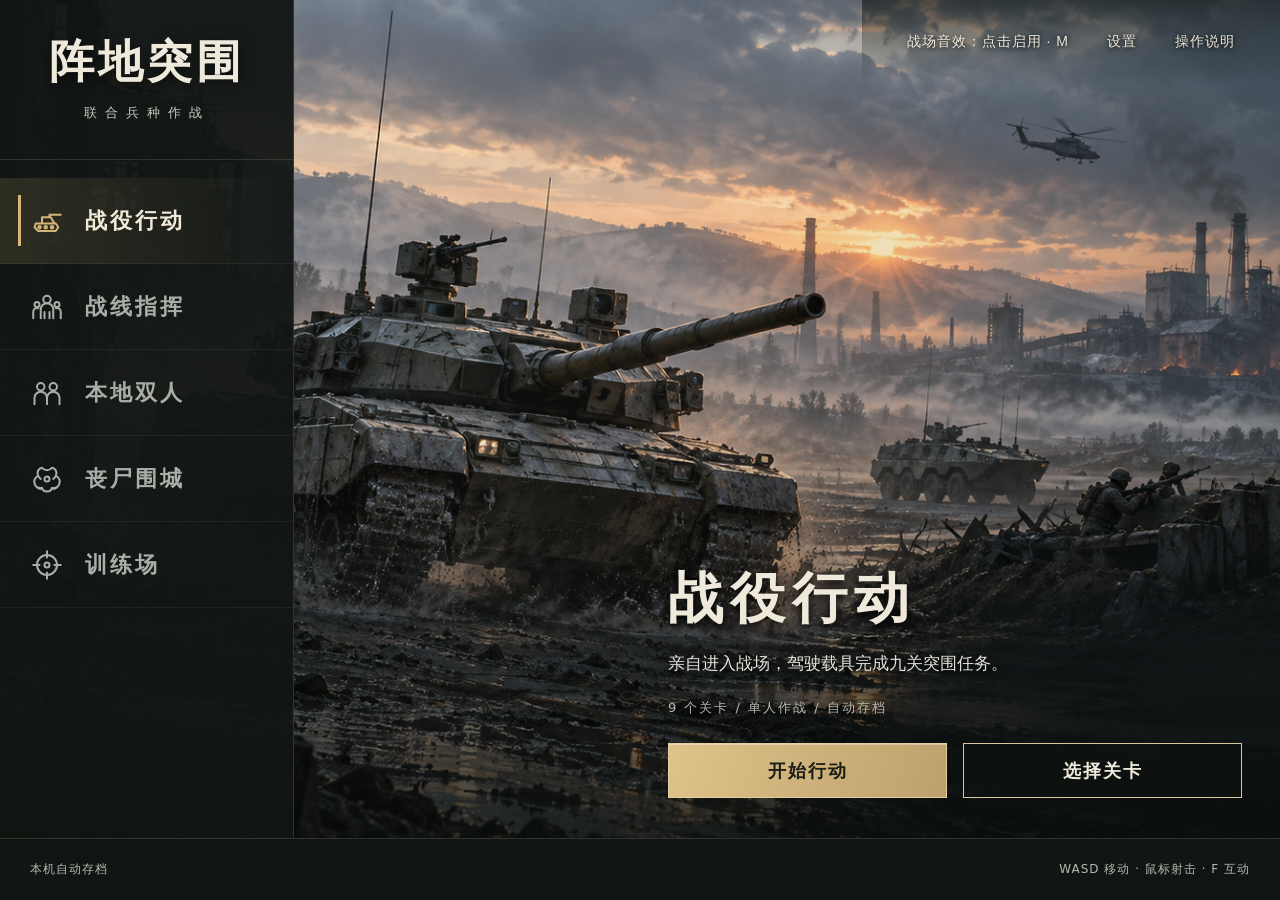
<file: index.html>
<!doctype html>
<html lang="zh-CN">
<head>
<meta charset="utf-8" />
<meta name="viewport" content="width=device-width,initial-scale=1" />
<title>阵地突围</title>
<link rel="icon" href="阵地突围-军事图标.ico" />
<link rel="preload" as="image" href="assets/menu/command-breakout-poster-v2.png" />
<style>
  :root{--ink:#d7dfc5;--panel:#172019ee;--line:#6f8352;--accent:#d6a64d;--danger:#d75c4a}
  *{box-sizing:border-box} body{margin:0;min-height:100vh;display:grid;place-items:center;background:radial-gradient(circle at 50% 35%,#263228,#070b08 72%);color:var(--ink);font-family:"Microsoft YaHei",system-ui,sans-serif;overflow:hidden;user-select:none}
  canvas{display:block;margin:auto;background:#52613a;image-rendering:auto;cursor:crosshair;max-width:100vw;max-height:100vh;filter:contrast(1.075) saturate(1.08);box-shadow:0 0 0 1px #89947855,0 24px 90px #000d}
  .screen{position:fixed;inset:0;display:grid;place-items:center;background:radial-gradient(circle,#334126 0,#11190f 72%);z-index:3}.panel{width:min(570px,90vw);max-height:94vh;overflow:auto;padding:36px;text-align:center;background:linear-gradient(145deg,#19231bea,#0d140fee);border:1px solid #899777;outline:1px solid #202b21;outline-offset:5px;box-shadow:0 18px 70px #000d,inset 0 1px #d9e3c622}
  h1{margin:0;color:#e3c778;font-size:48px;letter-spacing:9px;text-shadow:0 3px #11190f,0 0 28px #d8bd6b44}h2{margin:5px 0 27px;color:#aab990;font-weight:normal;letter-spacing:5px;font-size:16px}.btn{display:block;width:100%;margin:12px 0;padding:14px;border:1px solid #82936b;background:linear-gradient(180deg,#34472f,#21301f);color:#edf3df;font:700 17px inherit;letter-spacing:2px;cursor:pointer;box-shadow:inset 0 1px #cdd8bb22,0 4px 12px #0005;transition:transform .14s,filter .14s,border-color .14s}.btn:hover{background:linear-gradient(180deg,#526942,#31472d);border-color:#c0b16e;filter:brightness(1.08);transform:translateY(-1px)}.btn:active{transform:translateY(1px)}.hint{font-size:12px;color:#aab59a;line-height:1.8;margin-top:25px}.hidden{display:none!important}
  #overlay{background:#050805c7;backdrop-filter:blur(4px)}#overlay .panel{width:min(760px,94vw);padding:28px}.modal{max-height:88vh;overflow:auto;text-align:left;padding:0 4px}.modal h2{text-align:center;color:#d6bd72}.modal li{margin:8px 0;color:#d4dcc7;line-height:1.55}.modal kbd{background:#546047;padding:2px 7px;border:1px solid #899877;border-radius:2px;color:#fff}.modal>.btn:last-child{position:sticky;bottom:0;margin-top:18px;box-shadow:0 -10px 24px #10170fe8}
  .level-grid{display:grid;grid-template-columns:repeat(3,1fr);gap:9px;margin:18px 0}.level-grid .btn{margin:0;padding:11px 7px;font-size:13px;letter-spacing:0}.level-grid .locked{opacity:.38;cursor:not-allowed;filter:grayscale(1)}.save-status{color:#d6bd72;font-size:13px;line-height:1.7;margin:8px 0 15px}
  #toast{position:fixed;left:50%;top:26%;transform:translateX(-50%);z-index:2;color:#fff5cb;background:#172017dc;border:1px solid #929a63;padding:10px 18px;opacity:0;transition:.2s;pointer-events:none}.show{opacity:1!important}
#menu{background:linear-gradient(90deg,rgba(5,9,6,.68),rgba(8,12,8,.2),rgba(5,9,6,.67)),url('assets/menu/command-breakout-poster-v2.png') center/cover no-repeat}
#menu::before{content:"";position:absolute;inset:0;pointer-events:none;background:linear-gradient(180deg,#d5c0800e 0,transparent 28%,transparent 68%,#020503a6 100%),repeating-linear-gradient(0deg,#fff0 0 3px,#00000012 4px);mix-blend-mode:normal}
#menu .panel{position:relative;background:linear-gradient(145deg,#101811f2,#20291ce8);backdrop-filter:blur(7px);border-color:#a0915d;box-shadow:0 24px 80px #000e,inset 0 1px #f3e6b33d,inset 0 0 60px #8196650c}
#menu .panel::before{content:"TACTICAL COMBINED ARMS";display:block;margin:-16px 0 12px;color:#9eaa8a;font:700 9px Consolas,monospace;letter-spacing:4px}
#menu h1{font-size:52px;text-shadow:0 3px 0 #111,0 0 24px #d6bd7266}
#menu h2{padding-bottom:13px;border-bottom:1px solid #89977745}
#menu .btn{position:relative;overflow:hidden;background:linear-gradient(90deg,#263626f2,#34482ff2 55%,#253324f2);border-color:#788b67;text-align:left;padding-left:24px}
#menu .btn::after{content:"";position:absolute;left:0;top:0;bottom:0;width:4px;background:#d2b65e99;transform:scaleY(.35);transition:transform .15s,background .15s}
#menu .btn:hover::after,#menu .btn:focus-visible::after{transform:scaleY(1);background:#f0d57c}
  .btn:focus-visible{outline:3px solid #e6ca70;outline-offset:2px}
  @media(max-width:760px){.panel{padding:22px;width:min(94vw,570px)}h1,#menu h1{font-size:38px}.level-grid{grid-template-columns:1fr 1fr}.btn{margin:8px 0;padding:11px;font-size:15px}}
  @media(max-height:760px){#menu .panel{padding:15px 28px}#menu .panel::before{margin:-4px 0 6px}#menu h1{font-size:38px}#menu h2{margin-bottom:8px;padding-bottom:7px}#menu .btn{margin:4px 0;padding:8px 18px}.hint{margin-top:8px}}
/* First-paint rules must be inline: scripts and the home stylesheet may arrive late. */
#menu > .panel{display:none!important}
#menu:not(.command-ready){background:#161b18}
#menu:not(.command-ready)::before{display:none}
#menu:not(.command-ready) .command-home{display:none}
.home-loading{position:absolute;inset:0;display:grid;place-content:center;text-align:center;padding:24px;background:linear-gradient(#101611aa,#101611e8),url('assets/menu/command-breakout-poster-v2.png') center/cover no-repeat;color:#eee9db}
#menu .home-loading h1{font-size:clamp(32px,6vw,54px);color:#eee9db;letter-spacing:6px}
.home-loading p{font-size:14px;line-height:1.8;color:#c9cbbd}
.home-loading button{justify-self:center;padding:12px 28px;border:1px solid #d4b778;background:#d4b778;color:#161b18;font:16px 'Microsoft YaHei',sans-serif;cursor:pointer}
.home-loading button:focus-visible{outline:3px solid #fff0c7;outline-offset:4px}
.home-loading [hidden],#menu.command-ready .home-loading{display:none!important}
</style>
<link id="home-styles" rel="stylesheet" href="src/home-screen.css" />
<link rel="stylesheet" href="src/preparation-screen.css" />
<link rel="stylesheet" href="src/result-screen.css" />
</head>
<body>
<canvas id="game" width="1280" height="720"></canvas><div id="toast"></div>
<section id="menu" class="screen" aria-busy="true"><div class="home-loading"><h1>阵地突围</h1><p id="home-loading-status" role="status">正在准备指挥中心…</p><button id="home-loading-retry" type="button" hidden>重新加载</button><noscript><p>请启用浏览器 JavaScript 后重新打开游戏。</p></noscript></div><div class="panel"><h1>阵地突围</h1><h2>俯视角战术射击</h2><button class="btn" id="start">开始任务</button><button class="btn" id="help">操作说明</button><p class="hint">WASD 移动　鼠标瞄准/射击　Q/E 切换武器　F 互动　G 手雷　R 换弹　ESC 暂停</p></div></section>
<section id="overlay" class="screen hidden"><div id="dialog" class="panel"></div></section>
<script>
// This guard is independent of external modules so failed downloads still offer recovery.
(()=>{
  const menu=document.getElementById('menu'),status=document.getElementById('home-loading-status'),retry=document.getElementById('home-loading-retry');
  let ready=false;
  const timer=setTimeout(()=>fail('加载时间较长，请检查网络或游戏文件后重试。'),15000);
  function fail(message){if(ready)return;clearTimeout(timer);status.textContent=message;retry.hidden=false;menu.setAttribute('aria-busy','false')}
  function onError(event){if(event.target?.tagName==='SCRIPT'||event.target===window)fail('游戏初始化失败，请重新加载；若仍失败，请检查游戏文件是否完整。')}
  retry.addEventListener('click',()=>location.reload());
  window.addEventListener('error',onError,true);
  window.GameHomeBoot=Object.freeze({fail,complete(){ready=true;clearTimeout(timer);window.removeEventListener('error',onError,true);menu.setAttribute('aria-busy','false');menu.classList.add('command-ready')}});
})();
</script>
<script src="src/game-config.js"></script>
<script src="src/combat-hud.js"></script>
<script src="src/preparation-screen.js"></script>
<script src="src/performance-system.js"></script>
<script src="src/vehicle-module-system.js"></script>
<script src="src/audio-system.js"></script>
<script src="src/save-system.js"></script>
<script src="src/settings-system.js"></script>
<script src="src/pathfinding-system.js"></script>
<script src="src/campaign-navigation.js"></script>
<script src="src/combat-feedback-system.js"></script>
<script src="src/frontline-visuals.js"></script>
<script src="src/environment-v5.js"></script>
<script src="src/frontline-duel-system.js"></script>
<script src="src/home-screen.js"></script>
<script>
(()=>{'use strict';
const C=document.querySelector('#game'),x=C.getContext('2d'),W=C.width,H=C.height,keys={},mouse={x:W/2,y:H/2,down:false,right:false};
let scene='menu',level=0,last=0,cam={x:0,y:0},player, enemies, allies, covers, trenches, vehicles, enemyVehicles, bullets, grenades, effects, pickups, startedAt, killed, toastTimer=0,training=false,zombieMode=false,campaignArmor=0,mission,campaignNavigation=null,wave=0,waveDelay=2,defenseLines=[],defenseExpansion=0,factory,autoSummon={type:'rifle',cooldown:0},zombieFrame=0,loopPending=false;
const levels=[
 {name:'第一关 · 边境哨站',w:2400,h:1800,enemies:14,mg:2,sniper:2,engineer:1,turret:0,goal:{x:2240,y:150},vehicles:['humvee','apc'],enemyVehicles:['humvee'],theme:'#50643b',entry:'tunnel',exit:'heli'},
 {name:'第二关 · 前线弹药库',w:3200,h:2400,enemies:22,mg:5,sniper:4,engineer:3,turret:1,goal:{x:1650,y:120},vehicles:['hstv'],enemyVehicles:['apc','hstv'],theme:'#766c44',entry:'heli',exit:'tunnel'},
 {name:'第三关 · 敌军指挥部',w:4000,h:3000,enemies:32,mg:8,sniper:6,engineer:6,turret:3,goal:{x:3740,y:180},vehicles:['humvee','apc','hstv','m1','t90m'],enemyVehicles:['apc','hstv','m1','t90m'],theme:'#615f3c',entry:'tunnel',exit:'heli'}];
levels.push(
 {name:'第四关 · 山谷伏击',w:4300,h:3200,enemies:38,mg:10,sniper:7,engineer:7,turret:4,goal:{x:4030,y:180},vehicles:['apc','hstv'],enemyVehicles:['humvee','apc','hstv'],theme:'#596247',entry:'heli',exit:'tunnel'},
 {name:'第五关 · 铁路枢纽',w:4600,h:3400,enemies:44,mg:12,sniper:9,engineer:8,turret:5,goal:{x:4320,y:220},vehicles:['humvee','apc','m1'],enemyVehicles:['apc','hstv','m1'],theme:'#6c6045',entry:'tunnel',exit:'heli'},
 {name:'第六关 · 雨林补给线',w:4900,h:3600,enemies:52,mg:14,sniper:10,engineer:10,turret:6,goal:{x:4600,y:220},vehicles:['apc','hstv','t90m'],enemyVehicles:['humvee','apc','hstv','t90m'],theme:'#3f5f45',entry:'heli',exit:'tunnel'},
 {name:'第七关 · 海岸要塞',w:5200,h:3800,enemies:60,mg:16,sniper:12,engineer:12,turret:7,goal:{x:4900,y:260},vehicles:['humvee','apc','m1'],enemyVehicles:['apc','hstv','m1','t90m'],theme:'#59606a',entry:'tunnel',exit:'heli'},
 {name:'第八关 · 装甲反击',w:5500,h:4000,enemies:70,mg:19,sniper:14,engineer:14,turret:8,goal:{x:5180,y:260},vehicles:['apc','hstv','m1','t90m'],enemyVehicles:['humvee','apc','hstv','m1','t90m'],theme:'#6c5540',entry:'heli',exit:'tunnel'},
 {name:'第九关 · 最终阵地',w:5900,h:4300,enemies:82,mg:22,sniper:16,engineer:16,turret:10,goal:{x:5550,y:300},vehicles:['humvee','apc','hstv','m1','t90m'],enemyVehicles:['apc','hstv','m1','m1','t90m','t90m'],theme:'#484b37',entry:'tunnel',exit:'heli'}
);
for(let i=3;i<levels.length;i++){levels[i].vehicles.push('bmpt');if(i>=4)levels[i].enemyVehicles.push('bmpt')}
for(let i=2;i<levels.length;i++){levels[i].vehicles.push('apache');levels[i].enemyVehicles.push('apache')}
const trainingLevel={name:'训练场',w:2400,h:1800,enemies:8,mg:3,sniper:3,engineer:3,turret:2,goal:{x:2240,y:150},vehicles:['humvee','apc','hstv','m1','t90m','bmpt','apache'],enemyVehicles:['humvee','apc','hstv','m1','t90m','bmpt','apache'],theme:'#4c623f',entry:'tunnel',exit:'heli'};
const zombieLevel={name:'丧尸模式 · 城区兵工厂',w:4200,h:3200,enemies:0,mg:0,sniper:0,engineer:0,turret:0,goal:{x:-500,y:-500},vehicles:['humvee','apc','hstv','m1','t90m','bmpt','apache'],enemyVehicles:[],theme:'#343b39',entry:'tunnel',exit:'tunnel'};
const campaignLevelZero=levels[0];
const SAVE_KEY='position_breakout_save_v2';
function loadCampaignSave(){try{let bundled=GameSaveSystem?.loadSection('campaign',null),raw=localStorage.getItem(SAVE_KEY),s=bundled|| (raw?JSON.parse(raw):{});return {maxUnlocked:clamp(finite(s.maxUnlocked,0),0,levels.length-1),completed:clamp(finite(s.completed,-1),-1,levels.length-1),armor:clamp(finite(s.armor,0),0,80)}}catch(e){return {maxUnlocked:0,completed:-1,armor:0}}}
let campaignSave=loadCampaignSave();campaignArmor=campaignSave.armor;
function persistCampaignSave(){campaignSave.armor=campaignArmor;let protectedSave=GameSaveSystem?.saveSection('campaign',campaignSave)??true;try{localStorage.setItem(SAVE_KEY,JSON.stringify(campaignSave));return protectedSave}catch(e){return false}}
function completeCampaignLevel(index){if(index<0||index>=levels.length)return;campaignSave.completed=Math.max(campaignSave.completed,index);campaignSave.maxUnlocked=Math.max(campaignSave.maxUnlocked,Math.min(levels.length-1,index+1));campaignArmor=Math.min(80,(campaignSave.completed+1)*10);persistCampaignSave();message(`战役进度已保存 · 护甲成长 ${campaignArmor}%`)}
const allyCosts={rifle:2,mg:4,sniper:6,engineer:8};
const campaignMissionTypes=['clear','vehicles','capture','turrets','commander','capture','vehicles','commander','clear'];
const campaignMissionLabels={clear:'歼灭战区全部敌军',vehicles:'摧毁敌方全部载具',capture:'占领前沿据点',turrets:'摧毁敌军火力点',commander:'击杀敌军指挥官',training:'自由训练：敌军不会反击'};
const zombieReinforcements={rifle:{cost:2,ally:'rifle'},mg:{cost:4,ally:'mg'},sniper:{cost:6,ally:'sniper'},engineer:{cost:8,ally:'engineer'},flamer:{cost:14,ally:'flamer'},humvee:{cost:18,vehicle:'humvee'},apc:{cost:28,vehicle:'apc'},hstv:{cost:42,vehicle:'hstv'},m1:{cost:60,vehicle:'m1'},t90m:{cost:60,vehicle:'t90m'},bmpt:{cost:55,vehicle:'bmpt'},apache:{cost:72,vehicle:'apache'}};
const reinforcementNames={rifle:'步枪兵',mg:'机枪兵',sniper:'狙击兵',engineer:'工兵',flamer:'喷火兵',humvee:'悍马军用车',apc:'CM34装甲车',hstv:'HSTV轻型坦克',m1:'M1主战坦克',t90m:'T-90M主战坦克',bmpt:'BMPT坦克歼击车',apache:'守护者阿帕奇直升机'};
const reinforcementName=type=>reinforcementNames[type]||type;
const weaponSpecs=[{name:'突击步枪',cap:30,reload:1.8},{name:'霰弹枪',cap:8,reload:2.2},{name:'轻机枪',cap:80,reload:3.2},{name:'狙击步枪',cap:5,reload:3.5},{name:'RPG',cap:1,reload:5},{name:'毒刺导弹',cap:1,reload:5.5}];
const shellTypes={he:{name:'榴弹',damage:1,blast:1,vehicle:10,crew:0,interceptable:true,color:'#ffbf54'},heat:{name:'破甲弹',damage:1.15,blast:.42,vehicle:45,crew:.12,interceptable:true,color:'#ff7655'},ap:{name:'穿甲弹',damage:1.85,blast:0,vehicle:100,crew:0,interceptable:false,penetration:7,color:'#e7f1ff'}};
function configureShell(b,kind,baseDamage,baseBlast,normalLife){let s=shellTypes[kind];b.shell=true;b.shellKind=kind;b.damage=baseDamage*s.damage;b.vehicleMult=s.vehicle;b.crewDamage=s.crew;b.interceptable=s.interceptable;b.penetration=s.penetration||0;b.pierce=s.penetration||0;b.blast=baseBlast*s.blast;b.life=kind==='ap'?Infinity:normalLife;b.r=kind==='ap'?6:kind==='heat'?8:10;b.color=s.color;return b}
function detonateShell(b){if(b.detonated)return;b.detonated=true;if(b.blast)blast({x:b.x,y:b.y,r:b.blast,damage:b.damage,from:b.from,owner:b.owner});b.life=0}
function guideMissile(b,dt){if(!b.target||b.target.dead)return;let desired=Math.atan2(b.target.y-b.y,b.target.x-b.x),current=Math.atan2(b.vy,b.vx),diff=Math.atan2(Math.sin(desired-current),Math.cos(desired-current)),next=current+clamp(diff,-b.turnRate*dt,b.turnRate*dt),speed=Math.hypot(b.vx,b.vy);b.vx=Math.cos(next)*speed;b.vy=Math.sin(next)*speed}
function rnd(a,b){return a+Math.random()*(b-a)} function clamp(v,a,b){return Math.max(a,Math.min(b,v))} function dist(a,b){return Math.hypot(a.x-b.x,a.y-b.y)}
function finite(n,fallback=0){return Number.isFinite(n)?n:fallback}
function sanitizeCombatState(){if(player){player.hp=clamp(finite(player.hp,100),0,100);player.armor=clamp(finite(player.armor,0),0,100)}for(const e of enemies||[]){e.hp=clamp(finite(e.hp,e.maxHp||1),0,e.maxHp||1)}for(const a of allies||[]){a.hp=clamp(finite(a.hp,a.maxHp||1),0,a.maxHp||1)}for(const v of [...(vehicles||[]),...(enemyVehicles||[])]){v.max=Math.max(1,finite(v.max,1));v.hp=clamp(finite(v.hp,v.max),0,v.max)}}
function message(s){const e=document.querySelector('#toast');e.textContent=s;e.classList.add('show');clearTimeout(toastTimer);toastTimer=setTimeout(()=>e.classList.remove('show'),1500)}
function scheduleGameLoop(){if(loopPending||!(scene==='play'||scene==='loading'))return;loopPending=true;requestAnimationFrame(loop)}
function startGame(n=0,isTraining=false,isZombie=false){level=clamp(n,0,levels.length-1);training=isTraining;zombieMode=isZombie;campaignNavigation=null;GameAudio.setMode(isZombie?'zombie':isTraining?'training':'campaign');GameAudio.unlock();levels[0]=isZombie?zombieLevel:isTraining?trainingLevel:campaignLevelZero;scene='play';document.querySelector('#menu').classList.add('hidden');document.querySelector('#overlay').classList.add('hidden');buildLevel();disperseVehicleSpawns();setupMission(activeLevel());if(!training&&!zombieMode)setupCampaignNavigation();if(training)configureTrainingTargets();if(zombieMode){setupZombieMode();populateZombieCity()}startedAt=performance.now();last=startedAt;scheduleGameLoop()}
function activeLevel(){return zombieMode?zombieLevel:training?trainingLevel:levels[level]}
function setupCampaignNavigation(){const L=activeLevel();campaignNavigation=CampaignNavigation.createPlan(L,level,mission.type);mission.target={x:campaignNavigation.objective.x,y:campaignNavigation.objective.y};if(mission.type==='commander'&&mission.commander){mission.commander.x=mission.target.x;mission.commander.y=mission.target.y}const allVehicles=[...vehicles,...enemyVehicles],prepared=CampaignNavigation.prepare(L,campaignNavigation,covers,allVehicles);covers=prepared.covers;CampaignNavigation.relocateActors(L,[...enemies,...allies,...pickups],covers,allVehicles);campaignNavigation.validation=prepared.validation;if(!prepared.validation.reachable)console.warn('战役地图通路未通过验证',level+1,prepared.validation)}
function disperseVehicleSpawns(){let L=activeLevel();if(training){let place=(group,enemy)=>group.forEach((v,i)=>{let col=i%4,row=Math.floor(i/4);v.x=clamp(L.w*((enemy?.62:.13)+col*.085),v.r+45,L.w-v.r-45);v.y=clamp(L.h*(.28+row*.38),v.r+45,L.h-v.r-45);if(v.type==='apache'){v.x=L.w*(enemy?.78:.22);v.y=L.h*.76;v.altitude=170}v.angle=enemy?Math.PI:0;v.turret=v.angle});place(vehicles,false);place(enemyVehicles,true)}else{let spots=[[.18,.25],[.79,.23],[.22,.76],[.76,.74],[.5,.34],[.5,.78],[.34,.52],[.67,.52]];let occupied=[];for(const [group,offset,enemy]of[[vehicles,0,false],[enemyVehicles,4,true]])group.forEach((v,i)=>{let p=spots[(i+offset)%spots.length],candidate=v.type==='apache'?{x:L.w*(enemy?.82:.58),y:L.h*.18}:{x:L.w*p[0],y:L.h*p[1]};for(let tries=0;tries<16&&occupied.some(o=>dist(o,candidate)<o.r+v.r+80);tries++){let a=(i*2.4+tries)*1.7,ring=110+Math.floor(tries/4)*80,origin=v.type==='apache'?[enemy?.82:.58,.18]:p;candidate.x=clamp(L.w*origin[0]+Math.cos(a)*ring,v.r+30,L.w-v.r-30);candidate.y=clamp(L.h*origin[1]+Math.sin(a)*ring,v.r+30,L.h-v.r-30)}v.x=candidate.x;v.y=candidate.y;if(v.type==='apache')v.altitude=170;occupied.push(v)})}covers=covers.filter(c=>[...vehicles,...enemyVehicles].every(v=>dist(c,v)>c.r+v.r+65))}
function populateZombieCity(){covers=covers.filter(c=>dist(c,factory)>760);for(let i=0;i<75;i++){let type=i%5===0?'wall':i%3===0?'crate':'building',r=type==='building'?rnd(52,88):type==='wall'?rnd(36,64):rnd(18,28),p={x:rnd(110,zombieLevel.w-110),y:rnd(110,zombieLevel.h-110),r,type,hp:type==='crate'?70:999};if(dist(p,factory)>760&&!solid(p,r+18))covers.push(p)}}
function configureTrainingTargets(){for(const e of enemies){e.trainingTarget=true;e.speed=0;e.detect=0;e.alert=-999}for(const v of enemyVehicles){v.trainingTarget=true;v.fire=Infinity;v.coaxFire=Infinity;v.aaFire=Infinity;v.stationary=-Infinity;v.disabled=true}}
function resetTrainingTargets(){if(!training)return;for(const e of enemies){e.dead=false;e.hp=e.maxHp;e.hit=0;e.alert=-999}for(const v of enemyVehicles){v.dead=false;v.hp=v.max;v.enemyCrew=v.capacity;v.aps=v.type==='m1'?4:0;v.disabled=true;v.fire=Infinity;v.coaxFire=Infinity;v.aaFire=Infinity}message('训练标靶已全部重置')}
function resupplyTraining(){if(!training)return;player.hp=100;player.armor=100;player.ammo=weaponSpecs.map(w=>w.cap);player.reserve=[150,48,240,25,8,6];player.grenades=3;if(player.inVehicle){let v=player.inVehicle;v.hp=v.max;v.disabled=false;v.heat=0;v.overheated=false;v.aps=v.type==='m1'?4:v.aps;v.missileAmmo=4;v.missileReload=0}message('训练补给完成：生命、护甲与弹药已恢复')}
function setupMission(L){let type=training?'training':campaignMissionTypes[level]||'clear';mission={type,target:{x:L.w*.62,y:L.h*.46},hold:0,required:5,label:campaignMissionLabels[type],contested:false};if(type==='capture'){covers=covers.filter(c=>dist(c,mission.target)>c.r+125);trenches=trenches.filter(t=>dist(t,mission.target)>180)}if(type==='commander'){let c=enemies.find(e=>e.type==='turret')||enemies[0];if(c){c.commander=true;c.hp=250;c.maxHp=250}mission.commander=c}}
function objectiveComplete(){if(!mission)return false;if(mission.type==='training')return false;if(mission.type==='clear')return enemies.every(e=>e.dead)&&enemyVehicles.every(v=>v.dead);if(mission.type==='vehicles')return enemyVehicles.every(v=>v.dead);if(mission.type==='turrets')return enemies.filter(e=>e.type==='turret').every(e=>e.dead);if(mission.type==='commander')return !!mission.commander?.dead;if(mission.type==='capture')return mission.hold>=mission.required;return false}
function updateMission(dt){if(!mission||mission.type!=='capture'||scene!=='play'||mission.hold>=mission.required)return;let friendly=[player,...allies.filter(a=>!a.dead&&!a.inVehicle),...vehicles.filter(v=>!v.dead&&(player.inVehicle===v||v.crew.some(a=>!a.dead)))],hostile=[...enemies.filter(e=>!e.dead),...enemyVehicles.filter(v=>!v.dead)],ours=friendly.some(o=>dist(o,mission.target)<90),theirs=hostile.some(o=>dist(o,mission.target)<105);mission.contested=ours&&theirs;if(ours&&!theirs)mission.hold=clamp(mission.hold+dt,0,mission.required);else if(theirs&&!ours)mission.hold=clamp(mission.hold-dt*.12,0,mission.required);if(mission.hold>=mission.required){mission.hold=mission.required;mission.contested=false;message('据点占领完成',2)}}
function drawCombatOverlays(){if(!player)return;if(!player.inVehicle){let q=world(player);bar(q.x,q.y-player.r-20,player.hp/100,'#58df70')}for(const a of allies)if(!a.dead&&!a.inVehicle){let q=world(a);bar(q.x,q.y-a.r-12,a.hp/a.maxHp,'#58a9ff')}if(!mission)return;x.save();if(mission.type==='capture'){let q=world(mission.target),done=mission.hold>=mission.required;x.strokeStyle=done?'#58df70':mission.contested?'#ff6464':'#6cc8ff';x.lineWidth=3;x.beginPath();x.arc(q.x,q.y,90,0,Math.PI*2);x.stroke();x.fillStyle=done?'#b8ffc5':mission.contested?'#ffc0c0':'#c8edff';x.font='12px Microsoft YaHei';x.fillText(done?'据点已控制':mission.contested?'据点争夺中':'占领区',q.x-28,q.y-100)}x.restore()}
function buildLevel(){let L=activeLevel();player={x:135,y:L.h-130,r:14,hp:100,armor:training?100:campaignArmor,spawnPoints:0,angle:-Math.PI/2,weapon:0,ammo:[30,8,80,5,1,1],reserve:[150,48,240,25,8,6],grenades:3,reload:0,reloadWeapon:null,reloadTotal:0,fire:0,flash:0,hurtTimer:0,inVehicle:null,walk:0}; bullets=[];grenades=[];effects=[];pickups=[];covers=[];trenches=[];vehicles=[];enemyVehicles=[];enemies=[];allies=[];killed=0;
  for(let i=0;i<45+level*25;i++){let type=i%11===0?'building':i%7===0?'sand':i%9===0?'wall':'crate',r=type==='building'?rnd(68,94):type==='wall'?rnd(35,70):rnd(19,30);covers.push({x:rnd(130,L.w-100),y:rnd(130,L.h-140),r,type,hp:type==='crate'?50:type==='sand'?150:999});}
  // clear spawn/goal lanes
  covers=covers.filter(c=>dist(c,player)>100&&dist(c,L.goal)>100);
  for(let i=0;i<4+level*2;i++)trenches.push({x:rnd(300,L.w-350),y:rnd(260,L.h-330),w:rnd(180,360),h:rnd(42,70)});
  for(let i=0;i<L.enemies;i++)spawnEnemy('rifle',i);for(let i=0;i<L.mg;i++)spawnEnemy('mg',i);for(let i=0;i<L.sniper;i++)spawnEnemy('sniper',i);for(let i=0;i<L.engineer;i++)spawnEnemy('engineer',i);for(let i=0;i<L.turret;i++)spawnEnemy('turret',i);
  L.vehicles.forEach((type,i)=>vehicles.push(makeVehicle(type,type==='apc'?{x:L.w*.52,y:L.h*.68}:{x:L.w*.25,y:L.h*.3+i*150})));L.enemyVehicles.forEach((type,i)=>{let v=makeVehicle(type,{x:L.w*.62+i*170,y:L.h*.28+i*210});v.enemy=true;v.angle=Math.PI/2;enemyVehicles.push(v)});covers=covers.filter(c=>[...vehicles,...enemyVehicles].every(v=>dist(c,v)>c.r+v.r+55));for(const type of ['rifle','mg','sniper','engineer'])allies.push(createAlly(type));spawnPickups();updateCombatCamera(L);
}
function spawnPickups(){let L=levels[level],types=[];for(let i=0;i<4+level*2;i++)types.push('point');for(let i=0;i<3+level;i++)types.push('med');for(let i=0;i<2+level;i++)types.push('armor');for(const type of types){let p;for(let n=0;n<30;n++){p={x:rnd(180,L.w-150),y:rnd(150,L.h-180),type,active:true,r:15};if(!solid(p,25)&&dist(p,player)>140)break}pickups.push(p)}}
function collectPickups(){if(player.inVehicle)return;for(const p of pickups){if(!p.active||dist(p,player)>34)continue;let collected=false;if(p.type==='point'){player.spawnPoints+=2;p.active=false;collected=true;message('获得增援点 +2')}else if(p.type==='med'&&player.hp<100){player.hp=Math.min(100,player.hp+45);p.active=false;collected=true;message('使用医疗包：生命 +45')}else if(p.type==='armor'&&player.armor<100){player.armor=Math.min(100,player.armor+60);p.active=false;collected=true;message('装备防弹衣：护甲 +60')}if(collected)GameAudio.playUi('pickup')}}
function spawnEnemy(type,i){let L=activeLevel(),e={x:rnd(320,L.w-140),y:rnd(130,L.h-300),type,angle:0,fire:rnd(0,1),alert:0,dead:false,hit:0};if(type==='rifle')Object.assign(e,{r:13,hp:50,speed:82,rate:.55,damage:8,range:410,detect:500});if(type==='mg')Object.assign(e,{r:16,hp:90,speed:48,rate:.105,damage:9,range:500,detect:580});if(type==='sniper')Object.assign(e,{r:13,hp:45,speed:58,rate:2.5,damage:38,range:900,detect:1450});if(type==='engineer')Object.assign(e,{r:15,hp:70,speed:54,rate:4.8,damage:105,range:620,detect:720});if(type==='turret')Object.assign(e,{r:21,hp:200,speed:0,rate:.35,damage:15,range:620,detect:700});e.maxHp=e.hp;if(training){e.x=1350+(i%6)*190;e.y=360+Math.floor(i/6)*210;e.trainingTarget=true;e.speed=0;e.detect=0;e.alert=-999}enemies.push(e)}
function createAlly(type){
  const radius=type==='mg'||type==='flamer'?16:13;
  const slots=[[-36,-36],[36,-36],[-36,36],[36,36],[0,-52],[52,0],[0,52],[-52,0]];
  let position=null;
  for(let i=0;i<slots.length;i++){
    const slot=slots[((allies?.length||0)+i)%slots.length],candidate={x:player.x+slot[0],y:player.y+slot[1]};
    const clear=(allies||[]).every(other=>other.dead||other.inVehicle||dist(candidate,other)>radius+other.r+8);
    if(clear){position=candidate;break}
  }
  position??={x:player.x+rnd(-45,45),y:player.y+rnd(-45,45)};
  let a={x:position.x,y:position.y,type,friendly:true,angle:player.angle,fire:0,dead:false,hit:0,inVehicle:null,r:radius};
  if(type==='rifle')Object.assign(a,{hp:70,maxHp:70,speed:115,rate:.4,damage:10,range:430,detect:520});
  if(type==='mg')Object.assign(a,{hp:95,maxHp:95,speed:92,rate:.09,damage:9,range:490,detect:560});
  if(type==='sniper')Object.assign(a,{hp:60,maxHp:60,speed:100,rate:2.2,damage:42,range:900,detect:1350});
  if(type==='engineer')Object.assign(a,{hp:85,maxHp:85,speed:88,rate:4.6,damage:105,range:610,detect:700});
  if(type==='flamer')Object.assign(a,{hp:110,maxHp:110,speed:82,rate:.2,damage:4,range:125,detect:380});
  return a
}
function buyAlly(type){let cost=allyCosts[type];if(allies.filter(a=>!a.dead).length>=16){message('普通模式队友人数已达上限 16 人');return}if(scene!=='play'||player.spawnPoints<cost){message(`增援点不足，需要 ${cost}`);return}player.spawnPoints-=cost;allies.push(createAlly(type));message(`${type==='rifle'?'步枪兵':type==='mg'?'机枪兵':type==='sniper'?'狙击兵':'工兵'}加入小队`)}
function updateAllyAntiVehicle(){for(const a of allies){if(a.dead||a.inVehicle||a.type!=='engineer'||a.fire>0)continue;let target=enemyVehicles.filter(v=>!v.dead&&dist(v,a)<900&&canLockMissile(a,v)).sort((u,v)=>dist(u,a)-dist(v,a))[0];if(target){let ang=Math.atan2(target.y-a.y,target.x-a.x);a.angle=ang;shoot(a,ang,68,350,rnd(-.012,.012));let missile=bullets[bullets.length-1];configureShell(missile,'heat',68,30,2.8);missile.homing=true;missile.target=target;missile.turnRate=2.7;missile.missile='stinger';a.fire=5.2}}}
function updateAllies(dt){for(const a of allies){if(a.dead)continue;if(a.inVehicle){a.x=a.inVehicle.x;a.y=a.inVehicle.y;a.fire-=dt;if(a.inVehicle.openTop){let target=enemies.filter(e=>!e.dead&&dist(e,a)<a.detect).sort((u,v)=>dist(u,a)-dist(v,a))[0];if(target&&a.fire<=0){let ang=Math.atan2(target.y-a.y,target.x-a.x);a.angle=ang;if(a.type==='engineer'){shoot(a,ang,a.damage,290,rnd(-.025,.025));configureShell(bullets[bullets.length-1],'heat',a.damage,42,2.4)}else shoot(a,ang,a.damage,a.type==='sniper'?1050:680,a.type==='sniper'?rnd(-.012,.012):rnd(-.055,.055));a.fire=a.rate}}continue}a.fire-=dt;a.hit=Math.max(0,a.hit-dt);let target=enemies.filter(e=>!e.dead&&dist(e,a)<a.detect).sort((u,v)=>dist(u,a)-dist(v,a))[0];if(target&&!player.inVehicle){let d=dist(target,a),ang=Math.atan2(target.y-a.y,target.x-a.x);a.angle=ang;if(d>a.range*.72)smartMove(a,ang,a.speed,dt,a.r,null,target);if(d<a.range&&a.fire<=0){if(a.type==='engineer'){shoot(a,ang,a.damage,290,rnd(-.025,.025));configureShell(bullets[bullets.length-1],'heat',a.damage,42,2.4)}else shoot(a,ang,a.damage,a.type==='sniper'?1050:680,a.type==='sniper'?rnd(-.012,.012):rnd(-.055,.055));a.fire=a.rate}}else{let leader=player.inVehicle||player,d=dist(a,leader),follow=player.inVehicle?42:105;if(d>follow){let ang=Math.atan2(leader.y-a.y,leader.x-a.x);a.angle=ang;smartMove(a,ang,a.speed,dt,a.r,null,leader)}}}}
function makeVehicle(type,p){const profiles={apc:{name:'CM34 装甲车',r:26,hp:650,capacity:6,move:250,gun:18,sideGun:8,bulletFactor:.18,shellFactor:.78},humvee:{name:'M1151 军用悍马',r:22,hp:240,capacity:4,move:310,openTop:true,bulletFactor:.5,shellFactor:.8,crewFactor:.55},hstv:{name:'HSTV-L 轻型坦克',r:29,hp:1100,capacity:3,move:225,main:175,reload:1.5,shellSpeed:590,blast:90,coax:10,bulletFactor:.03,shellFactor:.5},m1:{name:'M1A2 重型主战坦克',r:35,hp:2600,capacity:4,move:190,main:340,reload:2.5,shellSpeed:760,blast:140,coax:12,autoGun:true,aps:4,bulletFactor:.006,frontFactor:.0015,shellFactor:.36,frontShellFactor:.2},t90m:{name:'T-90M 主战坦克',r:35,hp:2500,capacity:3,move:195,main:320,reload:3,shellSpeed:735,blast:130,coax:12,autoGun:true,bulletFactor:.008,frontFactor:.002,shellFactor:.34,frontShellFactor:.2,frontLockImmune:true},bmpt:{name:'BMPT 坦克歼击车',r:35,hp:2550,capacity:5,move:188,gun:18,bulletFactor:.008,shellFactor:.38},apache:{name:'AH-64D 守护者阿帕奇',r:32,hp:980,capacity:2,move:285,gun:17,airborne:true,altitude:150,flares:4,bulletFactor:.34,shellFactor:.55}}[type];return {...p,...profiles,type,baseMove:profiles.move,moduleState:VehicleModuleSystem.create(type),hp:profiles.hp,max:profiles.hp,crew:[],ammoType:'he',baseReload:profiles.reload,autoGunBase:!!profiles.autoGun,angle:-Math.PI/2,turret:-Math.PI/2,aaTurret:-Math.PI/2,speed:0,stationary:0,lastDamage:0,disabled:false,fire:0,coaxFire:0,aaFire:0,leftFire:0,rightFire:0,heat:0,missileAmmo:4,missileFire:0,missileReload:0,grenadeFire:0,aps:profiles.aps||0,flares:profiles.flares||0,dead:false}}
function inputWorld(){return {x:mouse.x+cam.x,y:mouse.y+cam.y}}function inTrench(o){return trenches.some(t=>o.x>t.x-t.w/2&&o.x<t.x+t.w/2&&o.y>t.y-t.h/2&&o.y<t.y+t.h/2)}function solid(o,rad,ignore){for(const c of covers)if(c.hp>0&&Math.hypot(o.x-c.x,o.y-c.y)<rad+c.r)return true;for(const v of [...vehicles,...enemyVehicles])if(v!==ignore&&!v.dead&&Math.hypot(o.x-v.x,o.y-v.y)<rad+v.r)return true;return false}
function lineBlocked(a,b,padding=3){let dx=b.x-a.x,dy=b.y-a.y,len2=dx*dx+dy*dy;if(len2<1)return false;for(const c of covers)if(c.hp>0){let t=clamp(((c.x-a.x)*dx+(c.y-a.y)*dy)/len2,0,1),px=a.x+dx*t,py=a.y+dy*t;if(Math.hypot(c.x-px,c.y-py)<c.r+padding&&dist(a,c)>c.r+8&&dist(b,c)>c.r+8)return true}return false}
function hasLineOfSight(a,b){return !lineBlocked(a,b,2)}
function move(o,dx,dy,rad,ignore){if(o.disabled)return;let vehicle=vehicles.includes(o)||enemyVehicles.includes(o),slow=(inTrench(o)&&vehicle) ? 0.38 : 1;dx*=slow;dy*=slow;let nx=clamp(o.x+dx,rad,levels[level].w-rad),ny=clamp(o.y+dy,rad,levels[level].h-rad);if(!solid({x:nx,y:o.y},rad,ignore))o.x=nx;if(!solid({x:o.x,y:ny},rad,ignore))o.y=ny}
function resolveObstacleOverlap(o,rad,ignore){let L=activeLevel();for(let pass=0;pass<2;pass++){for(const c of covers)if(c.hp>0){let dx=o.x-c.x,dy=o.y-c.y,d=Math.hypot(dx,dy),min=rad+c.r+3;if(d<min){let a=d>.01?Math.atan2(dy,dx):Math.random()*Math.PI*2;o.x=c.x+Math.cos(a)*min;o.y=c.y+Math.sin(a)*min}}for(const v of [...vehicles,...enemyVehicles])if(v!==o&&v!==ignore&&!v.dead){let dx=o.x-v.x,dy=o.y-v.y,d=Math.hypot(dx,dy),min=rad+v.r+3;if(d<min){let a=d>.01?Math.atan2(dy,dx):Math.random()*Math.PI*2;o.x=v.x+Math.cos(a)*min;o.y=v.y+Math.sin(a)*min}}}o.x=clamp(o.x,rad,L.w-rad);o.y=clamp(o.y,rad,L.h-rad)}
function smartMove(o,ang,speed,dt,rad,ignore,target){
  resolveObstacleOverlap(o,rad,ignore);
  const obstacles=[...covers,...vehicles,...enemyVehicles];
  const options={obstacles,ignore:target||ignore,lookAhead:o.zombie?260:o.main||o.type==='bmpt'?230:180,width:activeLevel().w,height:activeLevel().h};
  ang=target?PathfindingSystem?.navigate(o,target,rad,options)??ang:PathfindingSystem?.steerAngle(o,ang,rad,options)??ang;
  if(!o.zombie&&!vehicles.includes(o)&&!enemyVehicles.includes(o))ang=PathfindingSystem?.crowdAngle(o,ang,rad,o.friendly?allies:enemies)??ang;
  let moved=false;
  for(const off of[0,.38,-.38,.72,-.72,1.08,-1.08,1.48,-1.48,2.05,-2.05,Math.PI]){
    const bx=o.x,by=o.y;
    move(o,Math.cos(ang+off)*speed*dt,Math.sin(ang+off)*speed*dt,rad,ignore);
    if(Math.hypot(o.x-bx,o.y-by)>.12){moved=true;break}
  }
  if(!moved){
    o._stuck=finite(o._stuck,0)+dt;
    if(o._stuck>.45){resolveObstacleOverlap(o,rad+8,ignore);PathfindingSystem?.clear(o);o._stuck=0}
  }else o._stuck=0
}
function sweptCircleHit(x1,y1,x2,y2,cx,cy,r){let dx=x2-x1,dy=y2-y1,len=dx*dx+dy*dy,t=len?clamp(((cx-x1)*dx+(cy-y1)*dy)/len,0,1):0,px=x1+dx*t,py=y1+dy*t;return Math.hypot(px-cx,py-cy)<r}
function updateRouteRecovery(dt){let leader=player.inVehicle||player;for(const a of allies){if(a.dead||a.inVehicle||a.fixedTurret)continue;let target=enemies.filter(e=>!e.dead).sort((u,v)=>dist(a,u)-dist(a,v))[0]||leader;if(a._routeX!==undefined&&Math.hypot(a.x-a._routeX,a.y-a._routeY)<.2&&dist(a,target)>100)smartMove(a,Math.atan2(target.y-a.y,target.x-a.x),a.speed,dt,a.r,null,target);a._routeX=a.x;a._routeY=a.y}for(const e of enemies){if(e.dead||e.zombie||!e.speed)continue;let target=e.targetChoice;if(target&&e.alert>0&&e._routeX!==undefined&&Math.hypot(e.x-e._routeX,e.y-e._routeY)<.2&&dist(e,target)>180)smartMove(e,Math.atan2(target.y-e.y,target.x-e.x),e.speed,dt,e.r,null,target);e._routeX=e.x;e._routeY=e.y}for(const v of enemyVehicles){if(v.dead||v.disabled)continue;let target=v.targetChoice;if(target&&finite(v.targetMemoryUntil,0)>performance.now()&&v._routeX!==undefined&&Math.hypot(v.x-v._routeX,v.y-v._routeY)<.2&&dist(v,target)>360)smartMove(v,Math.atan2(target.y-v.y,target.x-v.x),v.move*.45,dt,v.r,v,target);v._routeX=v.x;v._routeY=v.y}}
function shoot(owner,ang,damage,speed=760,spread=0){let twin=owner.type==='bmpt'&&speed===880,count=twin?2:1,lastShot=null;for(let i=0;i<count;i++){let shotSpread=spread+(twin?(i?0.018:-0.018):0),side=twin?(i?5:-5):0,b={x:owner.x+Math.cos(ang)*(owner.r+7)-Math.sin(ang)*side,y:owner.y+Math.sin(ang)*(owner.r+7)+Math.cos(ang)*side,vx:Math.cos(ang+shotSpread)*speed,vy:Math.sin(ang+shotSpread)*speed,damage,owner,from:owner===player||owner.friendly||vehicles.includes(owner)?'p':'e',life:1.2,r:3};if(owner.type==='sniper'||owner.fortress)b.sniperRound=true;bullets.push(b);lastShot=b;effects.push({type:'flash',x:b.x,y:b.y,t:.06})}GameAudio.playWeapon(owner,lastShot,player?.inVehicle||player)}
function blastScale(g,target,targetSide){if(target===g.owner)return 0;if(!g.from)return 1;return((g.from==='p')===targetSide) ? .25 : 1}
function blast(g){effects.push({type:'boom',x:g.x,y:g.y,t:.5,r:g.r});GameAudio.playExplosion(g,player?.inVehicle||player);for(const e of enemies)if(!e.dead){let d=dist(e,g);if(d<g.r)damageEnemy(e,g.damage*(1-d/g.r)*blastScale(g,e,false))}for(const a of allies)if(!a.dead){let d=dist(a,g);if(d<g.r){a.hp-=g.damage*(1-d/g.r)*blastScale(g,a,true);if(a.hp<=0)a.dead=true}}for(const c of covers)if(c.hp<999&&dist(c,g)<g.r)c.hp-=g.damage*.9;for(const v of [...vehicles,...enemyVehicles])if(!v.dead){let d=dist(v,g);if(d<g.r){let amount=g.damage*(1-d/g.r)*blastScale(g,v,!v.enemy);if(VehicleModuleSystem.isHeavy(v))amount=Math.min(amount,v.max*.22);damageVehicle(v,amount)}}if(!player.inVehicle){let d=dist(player,g);if(d<g.r)damagePlayer(g.damage*(1-d/g.r)*blastScale(g,player,true))}}
function damageEnemy(e,n){n=finite(n);if(n<=0)return;if(inTrench(e))n*=.55;e.hp=finite(e.hp,e.maxHp||1)-n;e.hit=.15;CombatFeedback?.recordHit({x:e.x,y:e.y,amount:n,critical:e.hp<=0||n>(e.maxHp||100)*.45});GameAudio.playHit(e,player?.inVehicle||player,!!e.zombie);if(e.hp<=0){e.dead=true;killed++;player.spawnPoints+=e.type==='turret'?2:1;effects.push({type:'blood',x:e.x,y:e.y,t:.3});if(Math.random()<.24)pickups.push({x:e.x,y:e.y,type:Math.random()<.72?'point':'med',active:true,r:15})}}
function damageCrew(n){n=finite(n);if(n<=0)return;if(!player.inVehicle&&inTrench(player))n*=.55;if(player.armor>0){let absorbed=Math.min(player.armor,n*.7);player.armor-=absorbed;n-=absorbed}player.hp=Math.max(0,finite(player.hp,100)-n);player.hurtTimer=2;player.flash=.2;CombatFeedback?.recordIncoming({amount:n});GameAudio.playUi('warning');if(player.hp<=0)end(false)}
function damagePlayer(n){n=finite(n);if(n<=0)return;if(player.inVehicle){let v=player.inVehicle;if(v.openTop){damageVehicle(v,n*.35);damageCrew(n*finite(v.crewFactor,0))}else damageVehicle(v,n);return}damageCrew(n)}
function evacuateVehicleCrew(v,shock=0){for(const a of v.crew||[]){a.inVehicle=null;a.x=v.x+rnd(-55,55);a.y=v.y+rnd(-55,55);if(shock){a.hp-=shock;if(a.hp<=0)a.dead=true}}v.crew=[]}
function damageVehicle(v,n){if(!Number.isFinite(v.hp))v.hp=Number.isFinite(v.max)?v.max:0;if(!Number.isFinite(n)||n<=0)return;v.lastDamage=2;v.hp=Math.max(0,v.hp-n);if(v.hp<=v.max*.15&&!v.dead)v.disabled=true;if(v.hp<=0&&!v.dead){let playerWasInside=player.inVehicle===v;v.dead=true;v.enemyCrew=0;if(v.enemy)player.spawnPoints+=5;else evacuateVehicleCrew(v,35);if(playerWasInside){player.inVehicle=null;player.x=v.x+45;player.y=v.y;player.hp=Math.max(0,finite(player.hp,100)-50);player.hurtTimer=2;if(player.hp<=0)end(false)}effects.push({type:'boom',x:v.x,y:v.y,t:.7,r:120});GameAudio.playExplosion({x:v.x,y:v.y,r:130},player?.inVehicle||player);message(v.enemy?'敌方载具摧毁：增援点 +5':'载具被摧毁，乘员已紧急撤离！')}}
function vehicleArmorZone(v,b){let incoming=Math.atan2(b.vy,b.vx),facing=Math.cos(incoming-v.angle);return facing<-.45?'front':facing>.45?'rear':'side'}
function vehicleProjectileFactor(v,b){let base=b.shell?finite(v.shellFactor,.8):finite(v.bulletFactor,.5),zone=vehicleArmorZone(v,b);if(zone==='front')return b.shell?finite(v.frontShellFactor,base*.65):finite(v.frontFactor,base*.65);if(zone==='rear')return base*1.3;return base}
function limitFriendlyStingerDamage(v,b,damage){if(v.enemy||b.missile!=='stinger')return damage;let cap=v.type==='apc'?.34:v.openTop?.75:v.type==='hstv'?.26:.24;let reduced=Math.min(damage,v.max*cap);if(player.inVehicle===v&&reduced<damage)message(`车体装甲吸收毒刺伤害 · ${Math.round(reduced)}`);return reduced}
function limitFriendlyHstvTankDamage(v,b,damage){if(v.enemy||v.type!=='hstv'||!b.shell||!['m1','t90m'].includes(b.owner?.type))return damage;let reduced=Math.min(damage,v.max*.5);if(player.inVehicle===v&&reduced<damage)message(`HSTV-L 复合装甲抵消主战坦克致命一击 · ${Math.round(reduced)}`);return reduced}
function interceptVehicleProjectile(v,b){if(v.type!=='m1'||v.aps<=0||!b.shell||b.interceptable===false)return false;v.aps--;b.life=0;effects.push({type:'aps',x:b.x,y:b.y,t:.35,r:36});GameAudio.playImpact(b,player?.inVehicle||player,false);if(player.inVehicle===v)message(`主动防御拦截成功，剩余 ${v.aps} 发`);return true}
function damageVehicleOccupants(v,b){let ratio=b.shell?(b.crewDamage||0):v.openTop?finite(v.crewFactor,0):0;if(!ratio)return;if(v.enemy){let before=vehicleCrewCount(v),loss=Math.max(1,Math.floor(b.damage*ratio/55));v.enemyCrew=Math.max(0,before-loss);if(v.enemyCrew<before)message(`${v.name} 敌方乘员减员 ${before-v.enemyCrew} 人`);if(v.enemyCrew<=0)v.disabled=true}else if(player.inVehicle===v)damageCrew(b.damage*ratio);else{let a=v.crew.find(a=>!a.dead);if(a){a.hp-=b.damage*ratio;if(a.hp<=0){a.dead=true;a.inVehicle=null;v.crew=v.crew.filter(c=>c!==a)}}}}
function hitVehicleProjectile(v,b){b.hitVehicles??=new Set();if(b.hitVehicles.has(v))return;b.hitVehicles.add(v);if(interceptVehicleProjectile(v,b))return;let zone=vehicleArmorZone(v,b),factor=vehicleProjectileFactor(v,b),raw=b.damage*factor*(b.vehicleMult||1),damage=limitFriendlyHstvTankDamage(v,b,limitFriendlyStingerDamage(v,b,raw));damage=VehicleModuleSystem.projectileDamageCap(v,damage,b);let moduleHit=VehicleModuleSystem.applyHit(v,b,zone,damage);damageVehicle(v,damage);damageVehicleOccupants(v,b);if(b.from==='p')CombatFeedback?.recordHit({x:v.x,y:v.y,amount:damage,armor:true,heavy:!!b.shell,critical:v.hp<=0,label:moduleHit?.damaged?moduleHit.label:''});else if(player?.inVehicle===v)CombatFeedback?.recordIncoming({x:b.owner?.x,y:b.owner?.y,amount:damage});GameAudio.playImpact(v,player?.inVehicle||player,damage>v.max*.045);if(player?.inVehicle===v&&moduleHit?.damaged)message(`${moduleHit.critical?'模块重损':'模块受损'}：${moduleHit.label} · 仍可继续作战`);if(zone==='front')effects.push({type:'armor',x:b.x,y:b.y,t:.18,r:12});if(b.penetration){b.pierce-=v.main||v.type==='bmpt'?3:1.5;if(b.pierce<=0)b.life=0;else{let speed=Math.hypot(b.vx,b.vy)||1;b.x+=b.vx/speed*(v.r*2+6);b.y+=b.vy/speed*(v.r*2+6);effects.push({type:'armor',x:b.x,y:b.y,t:.18,r:16})}}else if(b.shell&&b.blast)detonateShell(b);else b.life=0}
function boardNearbyAllies(v){let limit=player.inVehicle===v?v.capacity-1:v.capacity;for(const a of allies){if(v.crew.length>=limit)break;if(!a.dead&&!a.inVehicle&&dist(a,v)<65){a.inVehicle=v;v.crew.push(a)}}}
function disembarkCrew(v){for(const a of v.crew){a.inVehicle=null;a.x=v.x+rnd(-55,55);a.y=v.y+rnd(-55,55)}v.crew=[]}
function vehicleCrewCount(v){if(!Number.isFinite(v.hp))v.hp=v.max;let n=v.enemy?finite(v.enemyCrew,v.capacity):(player.inVehicle===v?1:0)+v.crew.filter(a=>!a.dead).length;if(v.baseReload)v.reload=v.baseReload*(v.type==='m1'&&n===3?1.3:1);if(v.autoGunBase!==undefined)v.autoGun=v.autoGunBase&&n>=3;return n}
function angleDiff(a,b){return Math.abs(Math.atan2(Math.sin(a-b),Math.cos(a-b)))}
const zombieDefenseDurability={0:540,1:1000,2:2100,3:5400};
function makeDefenseLine(radius,initialLevel,id){let max=zombieDefenseDurability[initialLevel]||zombieDefenseDurability[0];return {radius,id,level:2,hp:0,max:0,build:-Infinity,segments:Array.from({length:20},(_,index)=>({index,level:initialLevel,hp:max,max,build:0}))}}
function makeFortifiedWallLine(radius,id){let line=makeDefenseLine(radius,2,id);for(const i of[0,5,10,15])Object.assign(line.segments[i],{level:3,hp:zombieDefenseDurability[3],max:zombieDefenseDurability[3],fire:0});return line}
function setupZombieMode(){enemies=[];enemyVehicles=[];factory={x:zombieLevel.w/2,y:zombieLevel.h/2,hp:5200,max:5200};player.x=factory.x-90;player.y=factory.y+40;for(const [i,a] of allies.entries()){a.x=factory.x-140+(i%2)*55;a.y=factory.y-80+Math.floor(i/2)*55}defenseLines=[makeDefenseLine(300,1,0),makeDefenseLine(420,0,1),makeDefenseLine(540,0,2),makeDefenseLine(660,0,3)];defenseExpansion=0;spawnFactoryTurrets();wave=0;waveDelay=2;autoSummon={type:'rifle',cooldown:1};mission={type:'training',label:'守卫兵工厂 · 无限防守'};updateCombatCamera(zombieLevel);message('丧尸模式：守卫城区兵工厂')}
function spawnFactoryTurrets(){for(let i=0;i<4;i++){let a=i*Math.PI/2;allies.push({x:factory.x+Math.cos(a)*175,y:factory.y+Math.sin(a)*175,type:'turret',fixedTurret:true,friendly:true,angle:a,fire:0,dead:false,hit:0,inVehicle:null,r:21,hp:520,maxHp:520,speed:0,rate:.74,damage:18,range:720,detect:0})}}
function spawnZombie(kind='walker'){let bloodMoon=wave>0&&wave%10===0,titan=kind==='titan',large=kind==='brute'||titan,hp=(titan?9000:large?3200:kind==='runner'?165:240)*(bloodMoon?1.5:1),speed=(titan?34:large?66:kind==='runner'?150:98)*(bloodMoon?1.3:1),a=Math.random()*Math.PI*2,r=Math.min(zombieLevel.w,zombieLevel.h)*.47;enemies.push({x:clamp(factory.x+Math.cos(a)*r,55,zombieLevel.w-55),y:clamp(factory.y+Math.sin(a)*r,55,zombieLevel.h-55),type:titan?'titan':large?'brute':'zombie',zombieKind:kind,zombie:true,large,titan,hp,maxHp:hp,r:titan?48:large?30:16,speed,rate:1,damage:titan?700:large?350:60,range:0,detect:0,fire:0,alert:-999,dead:false,hit:0,bloodMoon})}
function startZombieWave(){wave++;let count=18+wave*6,bloodMoon=wave%10===0;for(let i=0;i<count;i++)spawnZombie(wave>=8&&i%24===0?'titan':wave>3&&i%10===0?'brute':wave>2&&i%7===0?'runner':'walker');message(bloodMoon?`血月第 ${wave} 波：速度 +30%，生命 +50%`:`第 ${wave} 波尸潮来袭：${count} 只`)}
function upgradeDefense(){let line=defenseLines.find(d=>d.level<2);if(!line&&defenseLines.length<9){defenseLines.push({radius:240+defenseLines.length*100,level:0,hp:300,max:300,build:0,id:defenseLines.length});message(`新增第 ${defenseLines.length} 层战壕防线`);return}if(!line)return;line.level++;line.max=line.level===1?650:1350;line.hp=line.max;message(line.level===1?'工程兵升级铁丝网':'工程兵升级城墙')}
function fillZombieVehicleCrew(vehicle){for(let i=0;i<vehicle.capacity;i++){let crew=createAlly('rifle');crew.x=vehicle.x;crew.y=vehicle.y;crew.inVehicle=vehicle;crew.summonedVehicleCrew=true;vehicle.crew.push(crew);allies.push(crew)}return vehicle}
function summonZombieReinforcement(){let s=zombieReinforcements[autoSummon.type]||zombieReinforcements.rifle;if(player.spawnPoints<s.cost||s.ally&&allies.filter(a=>!a.dead).length>=24||s.vehicle&&vehicles.filter(v=>!v.dead).length>=12)return;player.spawnPoints-=s.cost;if(s.ally){let a=createAlly(s.ally);a.x=factory.x+rnd(-70,70);a.y=factory.y+rnd(-70,70);allies.push(a)}else{let vehicle=fillZombieVehicleCrew(makeVehicle(s.vehicle,{x:factory.x+rnd(-90,90),y:factory.y+rnd(-90,90)}));vehicles.push(vehicle)}message(`自动增援：${reinforcementName(autoSummon.type)}`)}
function updateZombieMode(dt){if(!zombieMode||scene!=='play')return;let alive=enemies.filter(e=>e.zombie&&!e.dead);if(!alive.length){waveDelay-=dt;if(waveDelay<=0){startZombieWave();waveDelay=8}}for(const a of allies){if(a.poisoned&&!a.dead){a.hp-=a.maxHp*.01*dt;if(a.hp<=0)a.dead=true}if(a.dead&&!a.turned){a.turned=true;enemies.push({x:a.x,y:a.y,type:'zombie',zombie:true,hp:120,maxHp:120,r:15,speed:72,damage:12,range:0,detect:0,fire:0,alert:-999,dead:false})}}if(player.poisoned){player.hp-=dt;if(player.hp<=0)end(false)}let engineers=allies.filter(a=>!a.dead&&a.type==='engineer').length;for(const d of defenseLines)if(d.hp<d.max)d.hp=Math.min(d.max,d.hp+engineers*6*dt);if(engineers){let work=defenseLines.find(d=>d.level<2)||defenseLines[defenseLines.length-1];work.build+=engineers*dt;if(work.build>=10){work.build=0;upgradeDefense()}}for(const z of alive){let d=Math.hypot(z.x-factory.x,z.y-factory.y),wall=defenseLines.filter(q=>q.hp>0&&Math.abs(d-q.radius)<28).sort((a,b)=>b.radius-a.radius)[0];z.melee=(z.melee||0)-dt;if(wall&&z.melee<=0){wall.hp=Math.max(0,wall.hp-z.damage);z.melee=z.large?.55:1;continue}let targets=[player,...allies.filter(a=>!a.dead),...vehicles.filter(v=>!v.dead)],t=targets.sort((a,b)=>dist(a,z)-dist(b,z))[0];if(t&&dist(t,z)<(t.r||25)+z.r+10&&z.melee<=0){if(t===player){if(player.inVehicle)damageVehicle(player.inVehicle,z.damage);else{damageCrew(z.damage);player.poisoned=true}}else if(t.friendly){t.hp-=z.damage;t.poisoned=true}else damageVehicle(t,z.damage);z.melee=z.large?.55:1}else if(d<55&&z.melee<=0){factory.hp-=z.damage;z.melee=z.large?.55:1}}for(const f of allies.filter(a=>!a.dead&&a.type==='flamer')){f.flame=(f.flame||0)-dt;if(f.flame<=0){for(const z of enemies)if(z.zombie&&!z.dead&&dist(z,f)<125)damageEnemy(z,4);f.flame=.18}}autoSummon.cooldown-=dt;if(autoSummon.cooldown<=0){summonZombieReinforcement();autoSummon.cooldown=3}if(factory.hp<=0)end(false)}
function drawZombieOverlay(){if(!zombieMode||!factory)return;let q=world(factory);x.save();for(const d of defenseLines){x.strokeStyle=d.level===0?'#806848':d.level===1?'#b8b8a5':'#87919a';x.lineWidth=d.level===2?10:d.level===1?5:3;x.globalAlpha=.8;x.beginPath();x.arc(q.x,q.y,d.radius,0,Math.PI*2);x.stroke()}x.globalAlpha=1;x.fillStyle='#50565a';x.fillRect(q.x-38,q.y-30,76,60);x.fillStyle='#d4b65c';x.fillText('兵工厂',q.x-22,q.y-40);bar(q.x,q.y-48,factory.hp/factory.max,'#ffd45c');x.fillStyle='#f0dfc7';x.font='14px Microsoft YaHei';x.fillText(`第 ${wave} 波　${wave>0&&wave%10===0?'血月':''}`,W-170,72);x.restore()}
function canLockMissile(source,target){if(!target?.frontLockImmune)return true;let from=Math.atan2(source.y-target.y,source.x-target.x);return Math.cos(from-target.angle)<.25}
function defenseSegmentAt(line,o){let a=(Math.atan2(o.y-factory.y,o.x-factory.x)+Math.PI*2)%(Math.PI*2),i=Math.floor(a/(Math.PI*2)*line.segments.length)%line.segments.length;return line.segments[i]}
function advanceZombies(dt){if(!zombieMode||!factory)return;for(const z of enemies)if(z.zombie&&!z.dead){z.damage=Math.max(60,finite(z.damage,60));z._blockedDefense=null;let radial=dist(z,factory),barrier=defenseLines.filter(d=>radial>=d.radius&&defenseSegmentAt(d,z).hp>0).sort((a,b)=>b.radius-a.radius)[0];if(barrier&&radial-barrier.radius<25){z._blockedDefense={line:barrier,segment:defenseSegmentAt(barrier,z)};continue}let defenders=[player,...allies.filter(a=>!a.dead),...vehicles.filter(v=>!v.dead)],near=defenders.filter(t=>dist(t,z)<145).sort((a,b)=>dist(a,z)-dist(b,z))[0],t=near||factory,a=Math.atan2(t.y-z.y,t.x-z.x);z.angle=a;if(dist(z,t)>z.r+(t.r||22)+5)smartMove(z,a,z.speed,dt,z.r)}}
function updateModularDefenses(dt){if(!zombieMode)return;for(const z of enemies)if(z.zombie&&!z.dead&&z._blockedDefense){z.wallMelee=finite(z.wallMelee,0)-dt;if(z.wallMelee<=0){let s=z._blockedDefense.segment;s.hp=Math.max(0,s.hp-z.damage);z.wallMelee=z.large?.55:1}}let engineers=allies.filter(a=>!a.dead&&a.type==='engineer').length;if(!engineers)return;let all=defenseLines.flatMap(d=>d.segments),damaged=all.filter(s=>s.hp<s.max).sort((a,b)=>a.hp/a.max-b.hp/b.max)[0];if(damaged){damaged.hp=Math.min(damaged.max,damaged.hp+engineers*5*dt);return}let upgrade=all.find(s=>s.level<3);if(upgrade){upgrade.build+=engineers*.1*dt;if(upgrade.build>=10){upgrade.build=0;upgrade.level++;upgrade.max=upgrade.level===1?650:upgrade.level===2?1350:3600;upgrade.hp=upgrade.max;upgrade.fire=0;message(upgrade.level===1?'一段战壕升级为铁丝网':upgrade.level===2?'一段铁丝网升级为城墙':'一段城墙升级为狙击堡垒')}return}if(defenseLines.length<9){defenseExpansion+=engineers*.1*dt;if(defenseExpansion>=10){defenseExpansion=0;defenseLines.push(makeDefenseLine(300+defenseLines.length*120,0,defenseLines.length));message(`建成第 ${defenseLines.length} 层模块化防线`)}}}
function drawTrueTopDownBuildings(){x.save();for(const c of covers)if(c.hp>0&&c.type==='building'){let q=world(c),rw=c.r*2,rh=c.r*1.65;if(q.x<-c.r||q.x>W+c.r||q.y<-c.r||q.y>H+c.r)continue;x.fillStyle='#10151488';x.fillRect(q.x-c.r+10,q.y-rh/2+12,rw,rh);let shade=Math.floor(c.x+c.y)%3,xcol=shade===0?'#666b67':shade===1?'#74726a':'#5e6564';x.fillStyle=xcol;x.fillRect(q.x-c.r,q.y-rh/2,rw,rh);x.strokeStyle='#a3a69e';x.lineWidth=5;x.strokeRect(q.x-c.r+3,q.y-rh/2+3,rw-6,rh-6);x.strokeStyle='#3d4442';x.lineWidth=2;for(let yy=q.y-rh*.32;yy<q.y+rh*.4;yy+=18){x.beginPath();x.moveTo(q.x-c.r+8,yy);x.lineTo(q.x+c.r-8,yy);x.stroke()}x.fillStyle='#303838';x.fillRect(q.x-c.r*.58,q.y-rh*.28,c.r*.48,c.r*.34);x.strokeStyle='#9aa09b';x.strokeRect(q.x-c.r*.58,q.y-rh*.28,c.r*.48,c.r*.34);x.fillStyle='#89a9b2aa';x.fillRect(q.x+c.r*.18,q.y-rh*.29,c.r*.48,c.r*.25);x.strokeStyle='#c2d3d3';x.strokeRect(q.x+c.r*.18,q.y-rh*.29,c.r*.48,c.r*.25);x.fillStyle='#343b39';x.beginPath();x.arc(q.x+c.r*.43,q.y+rh*.22,Math.max(8,c.r*.14),0,Math.PI*2);x.fill();x.strokeStyle='#929a94';x.stroke();x.strokeStyle='#272e2d';x.lineWidth=5;x.beginPath();x.moveTo(q.x-c.r*.6,q.y+rh*.28);x.lineTo(q.x+c.r*.18,q.y+rh*.28);x.lineTo(q.x+c.r*.18,q.y+rh*.08);x.stroke();x.fillStyle='#b8b9ac';for(const px of[-.78,.78])for(const py of[-.62,.62]){x.beginPath();x.arc(q.x+c.r*px,q.y+rh/2*py,2.5,0,Math.PI*2);x.fill()}}x.restore()}
function drawTitanModels(){if(!zombieMode||typeof visualV2!=='undefined'&&typeof visualV2Ready==='function'&&visualV2Ready(visualV2.zombies?.titan))return;for(const z of enemies)if(z.titan&&!z.dead){let q=world(z);if(q.x<-80||q.x>W+80||q.y<-80||q.y>H+80)continue;x.save();x.translate(q.x,q.y);x.rotate(z.angle||0);x.fillStyle='#0b0808cc';x.beginPath();x.ellipse(-5,8,56,38,0,0,Math.PI*2);x.fill();x.fillStyle='#363b36';x.beginPath();x.ellipse(-2,0,42,34,0,0,Math.PI*2);x.fill();x.fillStyle='#555b52';for(const px of[-22,0,22]){x.beginPath();x.roundRect(px-11,-27,22,21,5);x.fill()}x.strokeStyle='#222824';x.lineWidth=5;x.beginPath();x.moveTo(-29,-22);x.lineTo(-48,-34);x.moveTo(-29,22);x.lineTo(-48,34);x.moveTo(25,-23);x.lineTo(49,-34);x.moveTo(25,23);x.lineTo(49,34);x.stroke();x.fillStyle='#494d43';for(const py of[-35,35]){x.beginPath();x.arc(50,py,13,0,Math.PI*2);x.fill()}x.fillStyle='#7e8475';x.beginPath();x.arc(35,0,17,0,Math.PI*2);x.fill();x.fillStyle='#8f1715';x.beginPath();x.arc(42,-5,7,0,Math.PI*2);x.fill();x.fillStyle='#ff3b2f';x.beginPath();x.arc(44,5,3,0,Math.PI*2);x.fill();x.strokeStyle='#711411';x.lineWidth=6;x.beginPath();x.moveTo(-12,-8);x.lineTo(16,12);x.moveTo(-18,16);x.lineTo(8,-16);x.stroke();x.restore();bar(q.x,q.y-58,z.hp/z.maxHp,'#8f2822');x.fillStyle='#ffb1a8';x.font='bold 12px Microsoft YaHei';x.fillText('泰坦',q.x-14,q.y-65)}}
function drawClippedZombieDefense(){x.save();x.beginPath();x.rect(0,48,W,H-143);x.clip();drawModularDefense();drawFortressTowers();x.restore()}
function drawFortressTowers(){if(!zombieMode||!factory)return;for(const d of defenseLines)for(const s of d.segments)if(s.level===3&&s.hp>0){let a=(s.index+.5)*Math.PI*2/d.segments.length,q=world({x:factory.x+Math.cos(a)*d.radius,y:factory.y+Math.sin(a)*d.radius});x.save();x.translate(q.x,q.y);x.rotate(a+Math.PI/2);x.fillStyle='#303735';x.fillRect(-25,-18,50,36);x.strokeStyle='#a5aba3';x.lineWidth=3;x.strokeRect(-25,-18,50,36);x.fillStyle='#5f6762';x.fillRect(-20,-13,40,9);x.fillStyle='#222826';x.beginPath();x.arc(0,0,13,0,Math.PI*2);x.fill();x.strokeStyle='#969e96';x.stroke();x.rotate((s.aim??a)-(a+Math.PI/2));x.fillStyle='#151b19';x.fillRect(4,-3,34,6);x.fillStyle='#8c958c';x.fillRect(-7,-7,15,14);x.restore();bar(q.x,q.y-27,s.hp/s.max,'#aeb8a9')}}
function drawModularDefense(){if(!zombieMode||!factory)return;let q=world(factory);x.save();for(const d of defenseLines){let segs=d.segments.length;for(let i=0;i<segs;i++){let s=d.segments[i],a=i*Math.PI*2/segs,b=(i+1)*Math.PI*2/segs,x1=q.x+Math.cos(a)*d.radius,y1=q.y+Math.sin(a)*d.radius,x2=q.x+Math.cos(b)*d.radius,y2=q.y+Math.sin(b)*d.radius,ang=Math.atan2(y2-y1,x2-x1),len=Math.hypot(x2-x1,y2-y1);if(s.hp<=0){x.fillStyle='#4b403577';x.beginPath();x.arc(x1,y1,5,0,Math.PI*2);x.arc(x2,y2,5,0,Math.PI*2);x.fill();continue}x.save();x.translate((x1+x2)/2,(y1+y2)/2);x.rotate(ang);x.globalAlpha=.35+.65*clamp(s.hp/s.max,0,1);if(s.level===0){x.fillStyle='#35291d';x.fillRect(-len/2,-9,len-3,18);x.strokeStyle='#9b7a4f';x.lineWidth=3;x.beginPath();x.moveTo(-len/2,-9);x.lineTo(len/2,-9);x.moveTo(-len/2,9);x.lineTo(len/2,9);x.stroke();for(let j=-len/2+9;j<len/2;j+=18){x.fillStyle='#88704d';x.beginPath();x.ellipse(j,-12,7,4,0,0,Math.PI*2);x.ellipse(j,12,7,4,0,0,Math.PI*2);x.fill()}}else if(s.level===1){x.strokeStyle='#b9c0b8';x.lineWidth=2;for(const yy of[-6,0,6]){x.beginPath();x.moveTo(-len/2,yy);for(let j=-len/2;j<len/2;j+=10)x.lineTo(j,yy+(Math.floor((j+len/2)/10)%2?4:-4));x.stroke()}x.fillStyle='#5d625e';for(const j of[-len/2,0,len/2])x.fillRect(j-2,-13,4,26)}else{x.fillStyle='#777d79';x.fillRect(-len/2,-11,len-3,22);x.strokeStyle='#b4bab3';x.lineWidth=2;x.strokeRect(-len/2,-11,len-3,22);x.strokeStyle='#4a504d';for(let j=-len/2+18;j<len/2;j+=24){x.beginPath();x.moveTo(j,-10);x.lineTo(j,10);x.stroke()}x.fillStyle='#9ea49e';x.fillRect(-len/2+3,-8,len-9,4)}x.restore()}}x.globalAlpha=1;x.fillStyle='#222a2c';x.fillRect(q.x-52,q.y-39,104,78);x.fillStyle='#555d60';x.fillRect(q.x-43,q.y-31,86,62);x.fillStyle='#252c2e';x.fillRect(q.x-18,q.y-31,36,62);x.strokeStyle='#b6a45a';x.lineWidth=3;x.strokeRect(q.x-52,q.y-39,104,78);x.fillStyle='#e1c45e';x.font='bold 13px Microsoft YaHei';x.fillText('中央兵工厂',q.x-42,q.y-49);bar(q.x,q.y-58,factory.hp/factory.max,'#ffd45c');x.fillStyle='#f0dfc7';x.font='14px Microsoft YaHei';x.fillText(`第 ${wave} 波　${wave>0&&wave%10===0?'血月':''}`,W-170,72);x.restore()}
function drawDetailedZombieDefense(){if(!zombieMode||!factory)return;let q=world(factory);x.save();for(const d of defenseLines){let segs=20,health=clamp(d.hp/d.max,0,1);for(let i=0;i<segs;i++){let a=i*Math.PI*2/segs,b=(i+1)*Math.PI*2/segs,x1=q.x+Math.cos(a)*d.radius,y1=q.y+Math.sin(a)*d.radius,x2=q.x+Math.cos(b)*d.radius,y2=q.y+Math.sin(b)*d.radius,ang=Math.atan2(y2-y1,x2-x1),len=Math.hypot(x2-x1,y2-y1);x.save();x.translate((x1+x2)/2,(y1+y2)/2);x.rotate(ang);x.globalAlpha=.35+.65*health;if(d.level===0){x.fillStyle='#35291d';x.fillRect(-len/2,-9,len-2,18);x.strokeStyle='#9b7a4f';x.lineWidth=3;x.beginPath();x.moveTo(-len/2,-9);x.lineTo(len/2,-9);x.moveTo(-len/2,9);x.lineTo(len/2,9);x.stroke();for(let j=-len/2+9;j<len/2;j+=18){x.fillStyle='#88704d';x.beginPath();x.ellipse(j,-12,7,4,0,0,Math.PI*2);x.ellipse(j,12,7,4,0,0,Math.PI*2);x.fill()}}else if(d.level===1){x.strokeStyle='#b9c0b8';x.lineWidth=2;for(const yy of[-6,0,6]){x.beginPath();x.moveTo(-len/2,yy);for(let j=-len/2;j<len/2;j+=10)x.lineTo(j,yy+(Math.floor((j+len/2)/10)%2?4:-4));x.stroke()}x.fillStyle='#5d625e';for(const j of[-len/2,0,len/2])x.fillRect(j-2,-13,4,26)}else{x.fillStyle='#777d79';x.fillRect(-len/2,-11,len-3,22);x.strokeStyle='#b4bab3';x.lineWidth=2;x.strokeRect(-len/2,-11,len-3,22);x.strokeStyle='#4a504d';for(let j=-len/2+18;j<len/2;j+=24){x.beginPath();x.moveTo(j,-10);x.lineTo(j,10);x.stroke()}x.fillStyle='#9ea49e';x.fillRect(-len/2+3,-8,len-9,4)}x.restore()}}x.globalAlpha=1;x.fillStyle='#222a2c';x.fillRect(q.x-52,q.y-39,104,78);x.fillStyle='#555d60';x.fillRect(q.x-43,q.y-31,86,62);x.fillStyle='#252c2e';x.fillRect(q.x-18,q.y-31,36,62);x.strokeStyle='#b6a45a';x.lineWidth=3;x.strokeRect(q.x-52,q.y-39,104,78);x.fillStyle='#e1c45e';x.font='bold 13px Microsoft YaHei';x.fillText('中央兵工厂',q.x-42,q.y-49);bar(q.x,q.y-58,factory.hp/factory.max,'#ffd45c');x.fillStyle='#f0dfc7';x.font='14px Microsoft YaHei';x.fillText(`第 ${wave} 波　${wave>0&&wave%10===0?'血月':''}`,W-170,72);x.restore()}
function drawEnhancedWorldDetails(){x.save();for(const c of covers)if(c.hp>0&&c.type==='building'){let q=world(c);if(q.x<-c.r||q.x>W+c.r||q.y<-c.r||q.y>H+c.r)continue;x.strokeStyle='#c3c1b455';x.lineWidth=2;x.strokeRect(q.x-c.r+8,q.y-c.r*.72+8,c.r*2-16,c.r*1.44-16);x.strokeStyle='#292e2c';x.lineWidth=4;x.beginPath();x.moveTo(q.x-c.r*.75,q.y);x.lineTo(q.x+c.r*.75,q.y);x.stroke();x.fillStyle='#444b49';x.fillRect(q.x-c.r*.48,q.y-c.r*.42,22,15);x.strokeStyle='#8a918d';x.lineWidth=1;x.strokeRect(q.x-c.r*.48,q.y-c.r*.42,22,15);x.fillStyle='#252c2b';x.beginPath();x.arc(q.x+c.r*.45,q.y-c.r*.27,9,0,Math.PI*2);x.fill();x.strokeStyle='#747d78';x.stroke();for(let i=-1;i<=1;i++){x.fillStyle='#171c1dcc';x.fillRect(q.x+i*c.r*.42-7,q.y+c.r*.38,14,7)}}for(const v of [...vehicles,...enemyVehicles])if(!v.dead){let q=world(v);x.save();x.translate(q.x,q.y);x.rotate(v.angle);x.strokeStyle='#d4d7c044';x.lineWidth=2;x.beginPath();x.moveTo(-v.r*.65,-v.r*.62);x.lineTo(v.r*.6,-v.r*.62);x.stroke();x.fillStyle='#202724aa';x.beginPath();x.arc(0,0,Math.max(6,v.r*.22),0,Math.PI*2);x.fill();x.strokeStyle='#92998a';x.stroke();for(let i=-1;i<=1;i++){x.fillStyle='#b4ae8566';x.beginPath();x.arc(i*v.r*.42,v.r*.52,2,0,Math.PI*2);x.fill()}x.restore()}x.restore()}
function drawBmptModels(){for(const v of [...vehicles,...enemyVehicles])if(v.type==='bmpt'&&!v.dead){let q=world(v);if(q.x<-70||q.x>W+70||q.y<-70||q.y>H+70)continue;x.save();x.translate(q.x,q.y);x.rotate(v.angle);x.fillStyle=v.enemy?'#4d4b3f':'#59664f';x.fillRect(-26,-28,51,56);x.fillStyle='#242b27';for(const side of[-1,1]){x.fillRect(-29,side*19,57,10);for(let i=-20;i<=20;i+=10){x.fillStyle='#111714';x.beginPath();x.arc(i,side*24,4,0,Math.PI*2);x.fill()}}x.fillStyle='#6d755e';x.fillRect(-21,-15,38,30);x.strokeStyle='#9aa189';x.lineWidth=2;x.strokeRect(-21,-15,38,30);x.fillStyle='#313b33';x.fillRect(-17,-21,27,8);x.fillRect(-17,13,27,8);x.restore();x.save();x.translate(q.x,q.y);x.rotate(v.turret);x.fillStyle='#28312b';x.beginPath();x.roundRect(-13,-15,30,30,7);x.fill();x.strokeStyle='#858e7a';x.stroke();x.fillStyle='#161d19';x.fillRect(8,-9,35,5);x.fillRect(8,4,35,5);x.fillStyle='#4f584b';x.fillRect(-5,-22,24,7);x.fillRect(-5,15,24,7);x.fillStyle=v.missileReload>0?'#7b4b38':'#596b49';for(const yy of[-19,19])for(const xx of[0,8])x.fillRect(xx,yy-4,6,8);x.restore();bar(q.x,q.y-48,v.hp/v.max,v.enemy?'#d75b52':'#80bea0')} }
function drawZombieModels(){if(!zombieMode||typeof visualV2!=='undefined'&&typeof visualV2Ready==='function'&&visualV2Ready(visualV2.zombies?.walker))return;for(const z of enemies)if(z.zombie&&!z.dead){let q=world(z);if(q.x<-60||q.x>W+60||q.y<-60||q.y>H+60)continue;x.save();x.translate(q.x,q.y);x.rotate(z.angle||0);if(z.bloodMoon){x.fillStyle='#ff222622';x.beginPath();x.arc(0,0,z.r+13,0,Math.PI*2);x.fill()}x.fillStyle='#130b0bdd';x.beginPath();x.ellipse(-3,5,z.large?34:20,z.large?22:13,0,0,Math.PI*2);x.fill();x.fillStyle=z.large?'#463b35':'#4b5547';x.beginPath();x.ellipse(0,0,z.large?25:13,z.large?19:11,0,0,Math.PI*2);x.fill();x.strokeStyle=z.large?'#6d211d':'#5d2420';x.lineWidth=z.large?9:6;x.beginPath();x.moveTo(-5,-9);x.lineTo(18,-16);x.moveTo(-5,9);x.lineTo(19,17);x.moveTo(-13,-7);x.lineTo(-25,-14);x.moveTo(-13,7);x.lineTo(-26,15);x.stroke();x.fillStyle='#7d8170';x.beginPath();x.arc(12,0,z.large?11:8,0,Math.PI*2);x.fill();x.fillStyle='#4b0808';x.beginPath();x.arc(15,-3,z.large?5:3,0,Math.PI*2);x.fill();x.fillStyle='#ef3434';x.beginPath();x.arc(17,3,2,0,Math.PI*2);x.fill();x.fillStyle='#671410aa';for(let i=0;i<3;i++){x.beginPath();x.arc(-18-i*7,Math.sin(z.x+i)*10,3+i,0,Math.PI*2);x.fill()}x.restore();bar(q.x,q.y-z.r-15,z.hp/z.maxHp,z.large?'#c93b31':'#b84b45')}}
function updateAllyVehicleCrews(dt){if(!player)return;for(const a of allies){if(a.dead||a.inVehicle||a.fixedTurret)continue;let candidates=vehicles.filter(v=>!v.dead&&player.inVehicle!==v&&v.crew.filter(c=>!c.dead).length<v.capacity),v=candidates.sort((u,w)=>dist(a,u)-dist(a,w))[0];if(!v||dist(a,v)>(zombieMode?1300:750))continue;let d=dist(a,v),ang=Math.atan2(v.y-a.y,v.x-a.x);if(d>48)smartMove(a,ang,a.speed,dt,a.r,null,v);else{a.inVehicle=v;v.crew.push(a);message(`${v.name} 已由 AI 队友接管`)}}}
function vehicleAttackDamage(v,value){return v.enemy?value*.78:value}function vehicleAttackDelay(v,value){return v.enemy?value*1.25:value}
function fireAiVehicleWeapons(v,target){if(v.openTop||v.trainingTarget||!hasLineOfSight(v,target))return;let d=dist(v,target),ang=Math.atan2(target.y-v.y,target.x-v.x);if(v.autoGun&&d<410&&v.aaFire<=0){shoot(v,ang,vehicleAttackDamage(v,11),850,rnd(-.045,.045));v.aaFire=vehicleAttackDelay(v,.12)}if(!v.main&&v.gun&&!v.overheated&&v.heat<1&&d<650&&v.fire<=0){shoot(v,ang,vehicleAttackDamage(v,v.gun),880,rnd(-.04,.04));v.fire=vehicleAttackDelay(v,.085);v.heat=clamp(v.heat+(v.type==='apc'?.054:.034),0,1);if(v.heat>=1)v.overheated=true}else if(v.main&&d<900){if(v.coaxFire<=0){shoot(v,ang,vehicleAttackDamage(v,v.coax),850,rnd(-.025,.025));v.coaxFire=vehicleAttackDelay(v,.09)}if(v.fire<=0){let armored=vehicles.includes(target)||enemyVehicles.includes(target),kind=target.zombie?'he':armored?'heat':'he',power=vehicleAttackDamage(v,v.main);shoot(v,ang,power,v.shellSpeed,rnd(-.02,.02));configureShell(bullets[bullets.length-1],kind,power,v.blast,v.type==='m1'?2.05:1.45);v.fire=vehicleAttackDelay(v,v.reload)}}}
function vehiclePreferredRange(v){return v.type==='hstv'?610:v.type==='m1'||v.type==='t90m'?500:v.type==='bmpt'?410:v.type==='apc'?330:270}
function updateFriendlyAiVehicles(dt){for(const v of vehicles){if(v.dead||v===player.inVehicle||!v.crew.length)continue;v.fire-=dt;v.coaxFire-=dt;v.aaFire-=dt;let targets=[...enemyVehicles.filter(e=>!e.dead),...enemies.filter(e=>!e.dead)],target=targets.sort((a,b)=>dist(a,v)-dist(b,v))[0];if(!target)continue;let d=dist(v,target),ang=Math.atan2(target.y-v.y,target.x-v.x);v.turret=ang;if((!hasLineOfSight(v,target)||d>vehiclePreferredRange(v))&&!v.disabled){v.angle=ang;smartMove(v,ang,v.move*.4,dt,v.r,v,target)}fireAiVehicleWeapons(v,target)}}
function bmptMissileTarget(v){let candidates=v.enemy?(v.targetChoice&&vehicles.includes(v.targetChoice)?[v.targetChoice]:[]):enemyVehicles.filter(q=>!q.dead);if(zombieMode&&!v.enemy)candidates.push(...enemies.filter(e=>!e.dead&&(e.titan||e.large)));return candidates.filter(t=>dist(t,v)<1150&&canLockMissile(v,t)).sort((a,b)=>dist(a,v)-dist(b,v))[0]}
function fireBmptMissile(v,target,ang){let power=vehicleAttackDamage(v,68);shoot(v,ang,power,350,rnd(-.012,.012));let missile=bullets[bullets.length-1];configureShell(missile,'heat',power,30,2.8);missile.missile='stinger';missile.turnRate=2.8;if(target){missile.homing=true;missile.target=target}v.missileAmmo--;v.missileFire=vehicleAttackDelay(v,1.5);if(v.missileAmmo<=0)v.missileReload=vehicleAttackDelay(v,5)}
function bmptGrenadeTarget(v){let candidates=v.enemy?[player,...allies.filter(a=>!a.dead)]:enemies.filter(e=>!e.dead);return candidates.filter(t=>dist(t,v)<430&&angleDiff(Math.atan2(t.y-v.y,t.x-v.x),v.angle)<1.05).sort((a,b)=>dist(a,v)-dist(b,v))[0]}
function updateBmptSystems(dt){for(const v of [...vehicles,...enemyVehicles]){if(v.dead||v.type!=='bmpt'||v.trainingTarget)continue;v.missileFire=Math.max(0,finite(v.missileFire,0)-dt);v.grenadeFire=Math.max(0,finite(v.grenadeFire,0)-dt);if(v.missileReload>0){v.missileReload-=dt;if(v.missileReload<=0){v.missileReload=0;v.missileAmmo=4}}else if(v.missileAmmo<=0)v.missileReload=vehicleAttackDelay(v,5);let crew=vehicleCrewCount(v),playerDriving=player.inVehicle===v,target=bmptMissileTarget(v);if(v.missileFire<=0&&v.missileReload<=0&&v.missileAmmo>0){if(playerDriving&&mouse.down)fireBmptMissile(v,target,v.turret);else if(!playerDriving&&crew>0&&target)fireBmptMissile(v,target,Math.atan2(target.y-v.y,target.x-v.x))}if(crew>=4&&v.grenadeFire<=0){let g=bmptGrenadeTarget(v);if(g){let ang=Math.atan2(g.y-v.y,g.x-v.x),power=vehicleAttackDamage(v,80);shoot(v,ang,power,600,rnd(-.025,.025));let round=bullets[bullets.length-1];configureShell(round,'he',power,80,1.4);round.interceptable=false;v.grenadeFire=vehicleAttackDelay(v,crew>=5?2:4)}}}}
function updateFactoryTurrets(dt){if(!zombieMode)return;for(const t of allies.filter(a=>a.fixedTurret)){t.poisoned=false;t.turned=true;if(t.dead)continue;t.fire-=dt;let target=enemies.filter(e=>e.zombie&&!e.dead&&dist(e,t)<t.range).sort((a,b)=>dist(a,t)-dist(b,t))[0];if(target){t.angle=Math.atan2(target.y-t.y,target.x-t.x);if(t.fire<=0){shoot(t,t.angle,t.damage,830,rnd(-.035,.035));t.fire=t.rate}}}}
function updateFortressSnipers(dt){if(!zombieMode||!factory)return;for(const d of defenseLines)for(const s of d.segments)if(s.level===3&&s.hp>0){s.fire=finite(s.fire,0)-dt;if(s.fire>0)continue;let a=(s.index+.5)*Math.PI*2/d.segments.length,pos={x:factory.x+Math.cos(a)*d.radius,y:factory.y+Math.sin(a)*d.radius,r:9,friendly:true,fortress:true},target=enemies.filter(e=>e.zombie&&!e.dead&&dist(e,pos)<1050).sort((u,v)=>dist(u,pos)-dist(v,pos))[0];if(target){s.aim=Math.atan2(target.y-pos.y,target.x-pos.x);shoot(pos,s.aim,90,1250,rnd(-.006,.006));s.fire=.74}}}
function prepareSniperArmorEffects(){for(const b of bullets)if(b.sniperRound&&!b.shell){b.vehicleMult=1;let speed=Math.hypot(b.vx,b.vy)||1,ux=b.vx/speed,uy=b.vy/speed,candidates=b.from==='p'?enemyVehicles:player.inVehicle?[player.inVehicle]:[],hits=[];for(const v of candidates)if(!v.dead&&(v.type==='apc'||v.type==='hstv')){let dx=v.x-b.x,dy=v.y-b.y,along=dx*ux+dy*uy,perp=Math.abs(dx*uy-dy*ux);if(along>0&&along<240&&perp<v.r+18)hits.push({v,along})}let hit=hits.sort((a,c)=>a.along-c.along)[0];if(hit){let v=hit.v,incoming=Math.atan2(b.vy,b.vx),front=Math.cos(incoming-v.angle)<-.35;b.vehicleMult=v.type==='apc'?(front?1.5:4):(front?2.5:14)}}}
function prepareTitanArmorEffects(){for(const b of bullets){if(b._baseDamage===undefined)b._baseDamage=b.damage;b.damage=b._baseDamage;if(b.from!=='p')continue;let speed=Math.hypot(b.vx,b.vy)||1,ux=b.vx/speed,uy=b.vy/speed,target=enemies.filter(e=>e.titan&&!e.dead).map(e=>{let dx=e.x-b.x,dy=e.y-b.y;return {e,along:dx*ux+dy*uy,perp:Math.abs(dx*uy-dy*ux)}}).filter(h=>h.along>0&&h.along<300&&h.perp<h.e.r+18).sort((a,c)=>a.along-c.along)[0];if(target){let anti=b.shellKind==='heat'||b.shellKind==='ap'||b.missile;b.damage=b._baseDamage*(anti?4:(b.shell ? .65 : .05))}}}
function updateApcSideGuns(v,dt){if(v.type!=='apc'||v.trainingTarget)return;let crew=vehicleCrewCount(v),guns=crew>=4?2:crew===3?1:0,sides=[v.angle-Math.PI/2,v.angle+Math.PI/2],targets=v.enemy?[...(player.inVehicle?[]:[player]),...allies.filter(a=>!a.dead&&!a.inVehicle)]:enemies.filter(e=>!e.dead);for(let i=0;i<2;i++){let key=i?'rightFire':'leftFire';v[key]=finite(v[key],0)-dt;if(i>=guns||v[key]>0)continue;let target=targets.filter(e=>dist(e,v)<520&&hasLineOfSight(v,e)&&angleDiff(Math.atan2(e.y-v.y,e.x-v.x),sides[i])<1.05).sort((a,b)=>dist(a,v)-dist(b,v))[0];if(target){shoot(v,Math.atan2(target.y-v.y,target.x-v.x),vehicleAttackDamage(v,8),680,rnd(-.055,.055));v[key]=vehicleAttackDelay(v,1.1)}}}
function enemyDetectionRange(source){if(!enemyVehicles.includes(source))return finite(source.detect,650);let base=source.type==='hstv'?1150:source.type==='m1'||source.type==='t90m'?1050:source.type==='bmpt'?950:source.type==='apc'?850:700;return base*finite(source.moduleModifiers?.detection,1)}
function chooseEnemyTarget(source){let now=performance.now(),range=enemyDetectionRange(source),all=[...(player.inVehicle?[]:[player]),...allies.filter(a=>!a.dead&&!a.inVehicle),...vehicles.filter(v=>!v.dead&&(player.inVehicle===v||v.crew.some(a=>!a.dead)))],spotted=all.filter(t=>{let d=dist(source,t);return d<=range&&(hasLineOfSight(source,t)||d<range*.28)}),score=t=>{let weight=t===player ? .82 : vehicles.includes(t) ? (t.main||t.type==='bmpt' ? .72 : .88) : t.type==='engineer' ? .84 : 1;if(source.targetChoice===t)weight*=.9;return dist(source,t)*weight};if(spotted.length){let target=spotted.sort((a,b)=>score(a)-score(b))[0];source.targetChoice=target;source.targetMemoryUntil=now+4500;return target}let remembered=source.targetChoice;if(remembered&&!remembered.dead&&now<finite(source.targetMemoryUntil,0)&&dist(source,remembered)<range*1.35)return remembered;source.targetChoice=null;return null}
function updateVehicles(dt){for(const v of [...vehicles,...enemyVehicles]){if(v.dead)continue;let moved=Math.hypot(v.x-(v.prevX??v.x),v.y-(v.prevY??v.y))>.2;v.stationary=moved?0:v.stationary+dt;v.prevX=v.x;v.prevY=v.y;v.lastDamage=Math.max(0,v.lastDamage-dt);let crewCount=vehicleCrewCount(v),moduleModifiers=VehicleModuleSystem.update(v,dt,crewCount);if(v.baseReload)v.reload*=moduleModifiers.reload;if(v.stationary>=2&&v.lastDamage<=0&&crewCount>0&&v.hp<v.max){v.hp=Math.min(v.max,v.hp+(2+crewCount*2.4)*dt);if(v.disabled&&v.hp>=v.max*.2){v.disabled=false;message('载具维修完成，恢复机动')}}if(player.inVehicle===v)boardNearbyAllies(v);updateApcSideGuns(v,dt);if(!v.enemy)continue;if(crewCount<=0){v.disabled=true;continue}let target=chooseEnemyTarget(v);if(!target)continue;let d=dist(v,target),ang=Math.atan2(target.y-v.y,target.x-v.x);v.turret=ang;v.fire-=dt;v.coaxFire-=dt;v.aaFire-=dt;if((d>vehiclePreferredRange(v)||!hasLineOfSight(v,target))&&!v.disabled){v.angle=ang;smartMove(v,ang,v.move*.46,dt,v.r,v,target)}fireAiVehicleWeapons(v,target)}}
function fireInfantryWeapon(angle){let w=player.weapon;if(player.reload>0||player.fire>0||player.ammo[w]<=0)return;if(w===0){shoot(player,angle,12);player.fire=.125}else if(w===1){for(let i=0;i<8;i++)shoot(player,angle,8,660,rnd(-.26,.26));player.fire=.83}else if(w===2){shoot(player,angle,10,720,rnd(-.075,.075));player.fire=.075}else if(w===3){shoot(player,angle,58,1150,rnd(-.009,.009));bullets[bullets.length-1].sniperRound=true;player.fire=1.35}else if(w===4){shoot(player,angle,105,300,rnd(-.018,.018));configureShell(bullets[bullets.length-1],'heat',105,42,2.5);player.fire=1}else{shoot(player,angle,68,350,rnd(-.012,.012));let missile=bullets[bullets.length-1],target=enemyVehicles.filter(v=>!v.dead&&canLockMissile(player,v)).sort((a,b)=>dist(a,player)-dist(b,player))[0];configureShell(missile,'heat',68,30,2.8);if(target){missile.homing=true;missile.target=target;missile.turnRate=2.8;missile.missile='stinger'}else message('导弹无法锁定正面 T-90M');player.fire=1}player.ammo[w]--}
function update(dt){if(scene!=='play')return;let L=levels[level], target=inputWorld(),actor=player.inVehicle||player;let dx=0,dy=0;if(keys.w)dy--;if(keys.s)dy++;if(keys.a)dx--;if(keys.d)dx++;if(player.inVehicle){let v=player.inVehicle;if(dx||dy){let a=Math.atan2(dy,dx);v.angle=a;move(v,Math.cos(a)*v.move*dt,Math.sin(a)*v.move*dt,v.r,v)}v.turret=Math.atan2(target.y-v.y,target.x-v.x);player.angle=v.turret;player.x=v.x;player.y=v.y;v.fire-=dt;v.coaxFire-=dt;v.aaFire-=dt;v.heat=Math.max(0,v.heat-dt*.32);if(v.openTop){player.fire-=dt;tickReload(dt)}if(v.autoGun){let near=enemies.filter(e=>!e.dead&&dist(e,v)<410).sort((a,b)=>dist(a,v)-dist(b,v))[0];if(near){v.aaTurret=Math.atan2(near.y-v.y,near.x-v.x);if(v.aaFire<=0){shoot(v,v.aaTurret,11,850,rnd(-.045,.045));v.aaFire=.12}}}if(mouse.down){if(v.openTop)fireInfantryWeapon(v.turret);else if(v.main){if(v.coaxFire<=0){shoot(v,v.turret,v.coax,850,rnd(-.025,.025));v.coaxFire=.09}if(v.fire<=0){shoot(v,v.turret,v.main,v.shellSpeed);v.fire=v.reload;configureShell(bullets[bullets.length-1],v.ammoType,v.main,v.blast,v.type==='m1'?2.05:1.45)}}else if(v.heat<1&&v.fire<=0){shoot(v,v.turret,v.gun,880,rnd(-.04,.04));v.fire=.085;v.heat+=.034}}}else{if(dx||dy){let z=Math.hypot(dx,dy);move(player,dx/z*210*dt,dy/z*210*dt,player.r);player.walk+=dt*10}player.angle=Math.atan2(target.y-player.y,target.x-player.x);player.fire-=dt;tickReload(dt);if(mouse.down)fireInfantryWeapon(player.angle)}if((!player.inVehicle||player.inVehicle.openTop)&&player.ammo[player.weapon]<=0&&player.reserve[player.weapon]>0&&player.reload<=0)reload();
  for(const b of bullets)if(b.homing)guideMissile(b,dt);
collectPickups();player.flash=Math.max(0,player.flash-dt);for(const b of bullets){b.prevX=b.x;b.prevY=b.y;b.x+=b.vx*dt;b.y+=b.vy*dt;b.life-=dt;if(b.blast&&b.life<.8){detonateShell(b);continue}for(const c of covers)if(c.hp>0&&sweptCircleHit(b.prevX,b.prevY,b.x,b.y,c.x,c.y,c.r)){if(b.penetration){b.hitCovers??=new Set();if(!b.hitCovers.has(c)){b.hitCovers.add(c);b.pierce-=c.type==='building'||c.type==='wall'?3:1;if(c.hp<999)c.hp-=b.damage;if(b.pierce<=0)b.life=0}}else{if(c.hp<999)c.hp-=b.damage*(b.shell?.75:.25);if(b.shell)detonateShell(b);else b.life=0}if(b.life<=0)break}if(b.life<=0)continue;if(b.from==='p'){for(const e of enemies)if(!e.dead&&sweptCircleHit(b.prevX,b.prevY,b.x,b.y,e.x,e.y,e.r+b.r)){b.hitTargets??=new Set();if(b.hitTargets.has(e))continue;b.hitTargets.add(e);damageEnemy(e,b.damage*(e.type==='turret'?(b.vehicleMult||1):1));if(b.penetration){b.pierce--;if(b.pierce<=0)b.life=0}else if(b.shell)detonateShell(b);else b.life=0;break}}else for(const a of allies)if(!a.dead&&!a.inVehicle&&sweptCircleHit(b.prevX,b.prevY,b.x,b.y,a.x,a.y,a.r+b.r)){a.hp-=b.damage;a.hit=.15;b.life=0;if(a.hp<=0)a.dead=true;break}}
for(const b of bullets)if(b.life>0){let targets=b.from==='p'?enemyVehicles:vehicles;for(const v of targets)if(!v.dead&&sweptCircleHit(b.prevX,b.prevY,b.x,b.y,v.x,v.y,v.r+b.r)){hitVehicleProjectile(v,b);break}if(b.from==='e'&&b.life>0&&!player.inVehicle&&sweptCircleHit(b.prevX,b.prevY,b.x,b.y,player.x,player.y,player.r+b.r)){CombatFeedback?.recordIncoming({x:b.owner?.x,y:b.owner?.y,amount:b.damage});damagePlayer(b.damage);b.life=0}}for(const b of bullets)if(b.shell&&b.life<=0&&b.blast&&!b.detonated)detonateShell(b);bullets=bullets.filter(b=>b.life>0&&b.x>0&&b.y>0&&b.x<L.w&&b.y<L.h);for(const g of grenades){g.t-=dt;g.x+=g.vx*dt;g.y+=g.vy*dt;g.vx*=.95;g.vy*=.95;if(g.t<=0)blast(g)}grenades=grenades.filter(g=>g.t>0);
  for(const e of enemies){if(e.dead||e.zombie)continue;e.hit=Math.max(0,e.hit-dt);let target=chooseEnemyTarget(e);if(!target)continue;let d=dist(e,target),a=Math.atan2(target.y-e.y,target.x-e.x),visible=hasLineOfSight(e,target);if(d<e.detect&&visible){e.alert=Math.max(e.alert,5);e.angle=a}e.alert-=dt;e.fire-=dt;if(e.alert>0){let preferred=e.type==='sniper'?620:e.type==='engineer'?470:e.type==='mg'?310:230;if(e.speed&&(d>preferred||!visible))smartMove(e,a,e.speed,dt,e.r,null,target);if(visible&&d<e.range&&e.fire<=0){if(e.type==='engineer'){let targetVehicle=vehicles.includes(target),power=targetVehicle?82:e.damage;shoot(e,e.angle,power,targetVehicle?330:285,rnd(-.035,.035));let rocket=bullets[bullets.length-1];configureShell(rocket,'heat',power,targetVehicle?40:46,2.5);if(targetVehicle&&canLockMissile(e,target)){rocket.homing=true;rocket.target=target;rocket.turnRate=2.4;rocket.missile='stinger'}}else{shoot(e,e.angle,e.type==='turret'?100:e.damage,e.type==='sniper'?1050:e.type==='turret'?430:620,e.type==='sniper'?rnd(-.018,.018):rnd(-.08,.08));if(e.type==='turret'){let roll=Math.random(),kind=roll<.45?'he':roll<.8?'heat':'ap';configureShell(bullets[bullets.length-1],kind,100,70,1.45)}}e.fire=e.rate}}}
  updateAllyAntiVehicle();updateAllies(dt);
  updateVehicles(dt);
  effects.forEach(e=>e.t-=dt);effects=effects.filter(e=>e.t>0);if(scene==='play'&&!training&&!zombieMode&&objectiveComplete()&&Math.hypot(player.x-L.goal.x,player.y-L.goal.y)<60)end(true);updateCombatCamera(L)
}
function world(p){return {x:p.x-cam.x,y:p.y-cam.y}}function rect(p,w,h,col){let q=world(p);x.fillStyle=col;x.fillRect(q.x-w/2,q.y-h/2,w,h)}
function drawVehicle(v,q){x.save();x.translate(q.x,q.y);x.rotate(v.angle);x.fillStyle='#1118';x.beginPath();x.ellipse(3,5,v.r*1.15,v.r*.72,0,0,7);x.fill();if(v.type==='humvee'){x.fillStyle='#263126';for(let s of[-1,1]){x.fillRect(-16,s*16,11,7);x.fillRect(9,s*16,11,7)}x.fillStyle=v.dead?'#353632':'#667456';x.beginPath();x.roundRect(-24,-14,48,28,5);x.fill();x.fillStyle='#2b3836';x.fillRect(-8,-13,17,26);x.fillStyle='#91a392';x.fillRect(-6,-11,12,8);x.fillRect(-6,3,12,8);x.fillStyle='#48533e';x.fillRect(11,-11,10,22);x.fillStyle='#d5c47c';x.fillRect(21,-10,3,5);x.fillRect(21,5,3,5)}else if(v.type==='apc'){x.fillStyle='#202820';for(let s of[-1,1])for(let n=-2;n<=2;n++)x.beginPath(),x.arc(n*10,s*19,6,0,7),x.fill();x.fillStyle=v.dead?'#353632':'#516650';x.beginPath();x.moveTo(-27,-16);x.lineTo(20,-17);x.lineTo(29,-8);x.lineTo(28,12);x.lineTo(18,18);x.lineTo(-26,15);x.closePath();x.fill();x.strokeStyle='#829078';x.stroke();x.fillStyle='#25342f';x.fillRect(-18,-13,17,7);x.fillRect(8,-13,9,7)}else{x.fillStyle='#1b201b';x.fillRect(-v.r,-v.r*.78,v.r*2,v.r*.38);x.fillRect(-v.r,v.r*.4,v.r*2,v.r*.38);x.fillStyle='#5d674f';for(let n=-v.r+5;n<v.r;n+=9){x.fillRect(n,-v.r*.76,6,v.r*.32);x.fillRect(n,v.r*.44,6,v.r*.32)}x.fillStyle=v.dead?'#373934':v.type==='m1'?'#77785c':'#68765d';x.beginPath();x.moveTo(-v.r*.9,-v.r*.48);x.lineTo(v.r*.82,-v.r*.55);x.lineTo(v.r,0);x.lineTo(v.r*.72,v.r*.54);x.lineTo(-v.r*.92,v.r*.46);x.closePath();x.fill();x.strokeStyle='#a1a181';x.lineWidth=1;x.stroke();x.fillStyle='#474e3d';x.fillRect(-v.r*.65,-v.r*.32,v.r*.55,v.r*.64);if(v.type==='m1'){x.fillStyle='#222b25';for(let s of[-1,1]){x.fillRect(-3,s*17,7,7);x.fillRect(8,s*15,7,7)}}}x.restore();if(v.dead)return;if(v.openTop){if(player.inVehicle===v){x.save();x.translate(q.x,q.y);x.rotate(v.turret);x.fillStyle='#879a72';x.fillRect(-6,-6,12,15);x.fillStyle='#afbc98';x.beginPath();x.arc(0,-9,6,0,7);x.fill();x.fillStyle='#273027';x.fillRect(0,-3,27,5);x.restore()}return}x.save();x.translate(q.x,q.y);x.rotate(v.turret);x.fillStyle=v.type==='m1'?'#64664d':v.type==='hstv'?'#596950':'#304134';if(v.main){x.beginPath();x.ellipse(0,0,v.type==='m1'?18:14,v.type==='m1'?13:10,0,0,7);x.fill();x.strokeStyle='#a0a184';x.stroke();x.fillStyle='#282f29';x.fillRect(5,-4,v.type==='m1'?56:44,8);x.fillStyle='#121712';x.fillRect(v.type==='m1'?56:45,-5,7,10);x.fillStyle='#99a187';x.fillRect(-8,-7,7,7)}else{x.fillRect(-9,-9,18,18);x.fillRect(0,-4,32,8)}x.restore();if(v.autoGun){x.save();x.translate(q.x,q.y);x.rotate(v.aaTurret);x.fillStyle='#151a16';x.fillRect(-3,-3,27,5);x.fillStyle='#879079';x.fillRect(-7,-6,13,12);x.restore()}}
function drawSoldier(e,q,friendly=false){x.save();x.translate(q.x,q.y);x.fillStyle='#10140e88';x.beginPath();x.ellipse(1,8,e.r*1.1,e.r*.58,0,0,7);x.fill();x.rotate(e.angle);if(e.type==='turret'){x.fillStyle='#4a4b42';x.beginPath();x.arc(0,0,20,0,7);x.fill();x.fillStyle='#282b25';x.fillRect(-4,-6,34,12);x.fillStyle='#72705e';x.fillRect(-14,-14,19,28);x.restore();return}x.fillStyle=friendly?'#7d9169':e.type==='mg'?'#6f5941':'#624737';x.beginPath();x.roundRect(-10,-11,20,24,5);x.fill();x.fillStyle=friendly?'#a7b88d':'#957462';x.beginPath();x.arc(2,-14,7,0,7);x.fill();x.fillStyle=friendly?'#55654b':'#49392e';x.beginPath();x.arc(1,-16,8,Math.PI,0);x.lineTo(9,-14);x.lineTo(-7,-14);x.closePath();x.fill();x.strokeStyle=friendly?'#8fa47b':'#725441';x.lineWidth=4;x.beginPath();x.moveTo(-7,-4);x.lineTo(5,3);x.moveTo(7,-3);x.lineTo(15,1);x.stroke();x.fillStyle='#202720';x.fillRect(2,-3,e.type==='mg'?32:27,6);x.fillStyle='#929486';x.fillRect(e.type==='mg'?29:24,-4,7,3);x.fillStyle='#30382d';x.fillRect(-9,10,7,10);x.fillRect(3,10,7,10);x.restore()}
function drawTopSoldier(e,q,friendly=false){x.save();x.translate(q.x,q.y);x.rotate(e.angle);x.fillStyle='#0b0e0a88';x.beginPath();x.ellipse(-2,4,17,11,0,0,7);x.fill();if(e.type==='turret'){x.fillStyle='#4c5047';x.beginPath();x.arc(0,0,21,0,7);x.fill();x.fillStyle='#242a25';x.fillRect(-3,-6,38,12);x.fillStyle='#777665';x.fillRect(-13,-14,19,28);x.restore();return}let uniform=friendly?'#6f8e6c':e.type==='sniper'?'#665f48':e.type==='engineer'?'#75664b':e.type==='mg'?'#6f533c':'#60483a';x.fillStyle='#2a3128';x.fillRect(-15,-9,11,7);x.fillRect(-15,2,11,7);x.fillStyle=uniform;x.beginPath();x.ellipse(-1,0,13,11,0,0,7);x.fill();x.strokeStyle=friendly?'#8da889':'#89705b';x.lineWidth=5;x.beginPath();x.moveTo(-2,-8);x.lineTo(13,-7);x.moveTo(-2,8);x.lineTo(13,7);x.stroke();x.fillStyle=friendly?'#aab99e':'#9b806b';x.beginPath();x.arc(6,0,8,0,7);x.fill();x.fillStyle=friendly?'#4c6450':'#493b31';x.beginPath();x.arc(6,0,8,Math.PI*.55,Math.PI*1.45);x.lineTo(10,-7);x.closePath();x.fill();let len=e.type==='sniper'?42:e.type==='engineer'?36:e.type==='mg'?35:29;x.fillStyle=e.type==='engineer'?'#52634d':'#202722';x.fillRect(9,-3,len,6);if(e.type==='sniper'){x.fillStyle='#8da1a0';x.fillRect(20,-5,11,3)}if(e.type==='mg'){x.fillStyle='#3d4939';x.fillRect(17,3,9,8)}if(e.type==='engineer'){x.fillStyle='#82906e';x.beginPath();x.arc(13,0,6,0,7);x.arc(43,0,7,0,7);x.fill()}x.restore()}
function drawEntryExit(L){let entry=world({x:135,y:L.h-130}),goal=world(L.goal);if(L.entry==='heli'){drawHelicopter(entry.x,entry.y,'#61705a')}else drawTunnel(entry.x,entry.y);if(L.exit==='heli')drawHelicopter(goal.x,goal.y,'#8a825c');else drawTunnel(goal.x,goal.y)}
function drawHelicopter(X,Y,col){x.save();x.translate(X,Y);x.fillStyle='#1118';x.beginPath();x.ellipse(4,10,48,19,0,0,7);x.fill();x.fillStyle=col;x.beginPath();x.ellipse(0,0,34,16,0,0,7);x.fill();x.fillStyle='#263438';x.fillRect(14,-10,17,20);x.fillStyle=col;x.fillRect(-50,-4,27,8);x.fillStyle='#313b31';x.fillRect(-59,-16,4,32);x.strokeStyle='#252a24';x.lineWidth=4;x.beginPath();x.moveTo(-54,0);x.lineTo(54,0);x.moveTo(0,-37);x.lineTo(0,37);x.stroke();x.restore()}
function drawTunnel(X,Y){x.save();x.translate(X,Y);x.fillStyle='#141812';x.beginPath();x.ellipse(0,4,38,28,0,Math.PI,0);x.lineTo(38,22);x.lineTo(-38,22);x.closePath();x.fill();x.strokeStyle='#777b6d';x.lineWidth=7;x.stroke();x.fillStyle='#272c25';for(let i=-25;i<30;i+=13)x.fillRect(i,-5,7,27);x.restore()}
function draw(){let L=levels[level];x.fillStyle=L.theme;x.fillRect(0,0,W,H);let road=world({x:0,y:L.h*.57});x.fillStyle='#6c684f66';x.fillRect(0,road.y-55,W,110);x.strokeStyle='#b0a87835';x.setLineDash([20,28]);x.beginPath();x.moveTo(0,road.y);x.lineTo(W,road.y);x.stroke();x.setLineDash([]);for(let i=0;i<150;i++){let px=(i*149+level*83)%L.w,py=(i*271+37)%L.h,q=world({x:px,y:py});if(q.x>-20&&q.x<W+20&&q.y>-20&&q.y<H+20){x.fillStyle=i%3?'#26351c44':'#b19b6033';x.beginPath();x.ellipse(q.x,q.y,3+i%5,2+i%3,(i%7)*.2,0,7);x.fill()}}x.strokeStyle='#28351f0d';x.lineWidth=1;for(let i=0;i<L.w;i+=80){let q=world({x:i,y:0});x.beginPath();x.moveTo(q.x,0);x.lineTo(q.x,H);x.stroke()}for(let j=0;j<L.h;j+=80){let q=world({x:0,y:j});x.beginPath();x.moveTo(0,q.y);x.lineTo(W,q.y);x.stroke()}drawEntryExit(L);let g=world(L.goal);x.strokeStyle='#e4c54d';x.lineWidth=3;x.beginPath();x.arc(g.x,g.y,55,0,7);x.stroke();x.fillStyle='#e4c54d';x.font='12px sans-serif';x.fillText('撤离点',g.x-20,g.y-62);
  for(const t of trenches){let q=world(t);x.fillStyle='#211d16';x.fillRect(q.x-t.w/2,q.y-t.h/2,t.w,t.h);x.fillStyle='#65563b';x.fillRect(q.x-t.w/2,q.y-t.h/2-8,t.w,8);x.fillRect(q.x-t.w/2,q.y+t.h/2,t.w,8);x.strokeStyle='#9a8358';x.lineWidth=2;for(let xx=-t.w/2+15;xx<t.w/2;xx+=30){x.beginPath();x.moveTo(q.x+xx,q.y-t.h/2);x.lineTo(q.x+xx,q.y+t.h/2);x.stroke()}}
  for(const c of covers)if(c.hp>0){let q=world(c);x.fillStyle='#1116';x.fillRect(q.x-c.r+7,q.y-c.r*.65+9,c.r*2,c.r*1.3);if(c.type==='building'){x.fillStyle='#777469';x.fillRect(q.x-c.r,q.y-c.r*.72,c.r*2,c.r*1.44);x.fillStyle='#4a4b45';x.beginPath();x.moveTo(q.x-c.r-7,q.y-c.r*.72);x.lineTo(q.x,q.y-c.r*1.1);x.lineTo(q.x+c.r+7,q.y-c.r*.72);x.closePath();x.fill();x.fillStyle='#273338';for(let wx=-c.r*.55;wx<c.r*.6;wx+=c.r*.55)x.fillRect(q.x+wx-9,q.y-c.r*.38,18,15);x.fillStyle='#3b3028';x.fillRect(q.x-12,q.y+c.r*.16,24,c.r*.52);x.strokeStyle='#a5a095';x.lineWidth=2;x.strokeRect(q.x-c.r,q.y-c.r*.72,c.r*2,c.r*1.44)}else if(c.type==='sand'){x.fillStyle='#a99562';for(let n=-c.r;n<c.r;n+=18){x.beginPath();x.ellipse(q.x+n+9,q.y+Math.sin(n)*3,13,8,0,0,7);x.fill();x.strokeStyle='#c7b681';x.stroke()}}else if(c.type==='wall'){x.fillStyle='#73736c';x.fillRect(q.x-c.r,q.y-c.r*.58,c.r*2,c.r*1.16);x.strokeStyle='#99978d';for(let yy=-c.r*.45;yy<c.r*.55;yy+=14){x.beginPath();x.moveTo(q.x-c.r,q.y+yy);x.lineTo(q.x+c.r,q.y+yy);x.stroke()}}else{x.fillStyle='#79552f';x.fillRect(q.x-c.r,q.y-c.r*.65,c.r*2,c.r*1.3);x.strokeStyle='#b68b53';x.strokeRect(q.x-c.r+3,q.y-c.r*.65+3,c.r*2-6,c.r*1.3-6);x.beginPath();x.moveTo(q.x-c.r,q.y-c.r*.65);x.lineTo(q.x+c.r,q.y+c.r*.65);x.moveTo(q.x+c.r,q.y-c.r*.65);x.lineTo(q.x-c.r,q.y+c.r*.65);x.stroke()}}
  for(const p of pickups)if(p.active){let q=world(p),pulse=1+Math.sin(performance.now()/180+p.x)*.08;x.save();x.translate(q.x,q.y);x.scale(pulse,pulse);x.shadowBlur=13;x.shadowColor=p.type==='point'?'#e7c75d':p.type==='med'?'#72e086':'#66b9ef';x.fillStyle=p.type==='point'?'#7f6827':p.type==='med'?'#e8eee2':'#477a9c';x.fillRect(-15,-13,30,26);x.shadowBlur=0;x.strokeStyle='#eef2df';x.lineWidth=3;if(p.type==='point'){x.beginPath();x.arc(0,0,8,0,7);x.stroke();x.fillStyle='#f4d869';x.font='bold 12px sans-serif';x.textAlign='center';x.fillText('+',0,4)}else if(p.type==='med'){x.beginPath();x.moveTo(-8,0);x.lineTo(8,0);x.moveTo(0,-8);x.lineTo(0,8);x.stroke()}else{x.beginPath();x.moveTo(-9,-7);x.lineTo(0,-11);x.lineTo(9,-7);x.lineTo(7,7);x.lineTo(0,12);x.lineTo(-7,7);x.closePath();x.stroke()}x.restore();x.fillStyle='#f3f0d3';x.font='11px Microsoft YaHei';x.textAlign='center';x.fillText(p.type==='point'?'增援点':p.type==='med'?'医疗包':'防弹衣',q.x,q.y+28);x.textAlign='left'}
  for(const v of vehicles){let q=world(v);drawVehicle(v,q);if(!v.dead)bar(q.x,q.y-v.r-15,v.hp/v.max,'#a7cf75')}
  for(const v of enemyVehicles){let q=world(v);drawVehicle(v,q);if(!v.dead){x.strokeStyle='#d75e54';x.lineWidth=2;x.beginPath();x.arc(q.x,q.y,v.r+6,0,7);x.stroke();bar(q.x,q.y-v.r-15,v.hp/v.max,'#df665c')}}
  for(const e of enemies)if(!e.dead){let q=world(e);drawTopSoldier(e,q);if(e.hit){x.fillStyle='#ff5d5244';x.beginPath();x.arc(q.x,q.y,e.r+5,0,7);x.fill()}bar(q.x,q.y-e.r-11,e.hp/(e.type==='turret'?200:e.type==='mg'?90:e.type==='engineer'?70:e.type==='sniper'?45:50),'#dc6860')}
  for(const a of allies)if(!a.dead&&!a.inVehicle){let q=world(a);drawTopSoldier(a,q,true);bar(q.x,q.y-a.r-12,a.hp/a.maxHp,'#69c8a0')}
  for(const b of bullets){let q=world(b),a=Math.atan2(b.vy,b.vx);x.strokeStyle=b.color||(b.from==='p'?'#ffe99a':'#ff9b79');x.lineWidth=b.shell?4:2;x.beginPath();x.moveTo(q.x,q.y);x.lineTo(q.x-Math.cos(a)*(b.shell?18:8),q.y-Math.sin(a)*(b.shell?18:8));x.stroke()}for(const gr of grenades){let q=world(gr);x.fillStyle='#29342b';x.beginPath();x.arc(q.x,q.y,7,0,7);x.fill()}for(const e of effects){let q=world(e);if(e.type==='boom'){x.fillStyle=`rgba(255,${120+e.t*200},45,${e.t*1.5})`;x.beginPath();x.arc(q.x,q.y,e.r*(1-e.t/.7),0,7);x.fill()}else if(e.type==='aps'){x.strokeStyle=`rgba(90,210,255,${e.t*2.8})`;x.lineWidth=5;x.beginPath();x.arc(q.x,q.y,e.r*(1-e.t),0,7);x.stroke()}else{x.fillStyle=e.type==='blood'?'#a83830':'#ffe078';x.beginPath();x.arc(q.x,q.y,9,0,7);x.fill()}}
  if(!player.inVehicle){let q=world(player);drawTopSoldier({...player,type:'rifle'},q,true)}if(player.flash){x.fillStyle=`rgba(255,0,0,${player.flash*.3})`;x.fillRect(0,0,W,H)}
}
function bar(X,Y,p,col){x.fillStyle='#161b14';x.fillRect(X-20,Y,40,5);x.fillStyle=col;x.fillRect(X-20,Y,40*clamp(p,0,1),5)}
function isEnemySpotted(target){let now=performance.now();if(finite(target.spottedUntil,0)>now)return true;if(now-finite(target.lastSpotCheck,-9999)<250)return false;target.lastSpotCheck=now;let scouts=[player,...allies.filter(a=>!a.dead&&!a.inVehicle)],seen=scouts.some(s=>dist(s,target)<finite(s.detect,s===player?720:520)&&hasLineOfSight(s,target));if(seen)target.spottedUntil=now+900;return seen}
function drawMinimap(){let L=activeLevel(),X=16,Y=60,mw=205,mh=145,sx=mw/L.w,sy=mh/L.h;x.save();x.fillStyle='#09100ddd';x.fillRect(X,Y,mw,mh);x.strokeStyle='#8fa47a';x.lineWidth=2;x.strokeRect(X,Y,mw,mh);x.beginPath();x.rect(X+1,Y+1,mw-2,mh-2);x.clip();x.fillStyle='#364631';for(const c of covers)if(c.hp>0&&c.type==='building')x.fillRect(X+c.x*sx-2,Y+c.y*sy-2,4,4);x.fillStyle='#d75b52';for(const e of enemies)if(!e.dead&&isEnemySpotted(e))x.fillRect(X+e.x*sx-1,Y+e.y*sy-1,3,3);for(const v of enemyVehicles)if(!v.dead&&isEnemySpotted(v))x.fillRect(X+v.x*sx-2,Y+v.y*sy-2,5,5);x.fillStyle='#58a9ff';for(const a of allies)if(!a.dead){x.beginPath();x.arc(X+a.x*sx,Y+a.y*sy,2.5,0,7);x.fill()}x.fillStyle='#d9dde0';for(const v of vehicles)if(!v.dead)x.fillRect(X+v.x*sx-2,Y+v.y*sy-2,5,5);x.fillStyle='#f0d05d';x.beginPath();x.arc(X+(zombieMode?factory.x:L.goal.x)*sx,Y+(zombieMode?factory.y:L.goal.y)*sy,4,0,7);x.fill();if(mission?.type==='capture'){x.strokeStyle='#84bfea';x.strokeRect(X+mission.target.x*sx-4,Y+mission.target.y*sy-4,8,8)}x.fillStyle='#58df70';x.beginPath();x.arc(X+player.x*sx,Y+player.y*sy,4,0,7);x.fill();x.strokeStyle='#d9e5d255';x.lineWidth=1;x.strokeRect(X+cam.x*sx,Y+cam.y*sy,W*sx,H*sy);x.fillStyle='#dce8d4';x.font='11px Microsoft YaHei';x.fillText('战术地图 · 仅显示已侦察目标',X+7,Y+14);x.restore()}
function drawBattlefieldModelPolish(){x.save();for(const c of covers)if(c.hp>0&&c.type==='building'){let q=world(c);if(q.x<-100||q.x>W+100||q.y<-100||q.y>H+100)continue;x.fillStyle='#202725';x.fillRect(q.x-c.r*.12,q.y-c.r*.48,c.r*.38,c.r*.18);x.strokeStyle='#9ba19b';x.lineWidth=1;x.strokeRect(q.x-c.r*.12,q.y-c.r*.48,c.r*.38,c.r*.18);x.fillStyle='#727a73';for(let i=0;i<3;i++)x.fillRect(q.x-c.r*.08+i*8,q.y-c.r*.44,4,c.r*.1);x.fillStyle='#313937';x.beginPath();x.arc(q.x-c.r*.48,q.y+c.r*.18,Math.max(7,c.r*.1),0,Math.PI*2);x.fill();x.strokeStyle='#929990';x.stroke();x.strokeStyle='#d4d8cb55';x.beginPath();x.moveTo(q.x-c.r*.85,q.y-c.r*.62);x.lineTo(q.x+c.r*.82,q.y-c.r*.62);x.stroke()}for(const v of [...vehicles,...enemyVehicles])if(!v.dead){let q=world(v);if(q.x<-70||q.x>W+70||q.y<-70||q.y>H+70)continue;x.save();x.translate(q.x,q.y);x.rotate(v.angle);x.strokeStyle=v.enemy?'#d86e5f88':'#b9d7ae77';x.lineWidth=1.5;x.strokeRect(-v.r*.72,-v.r*.58,v.r*1.38,v.r*1.16);x.fillStyle='#171d1a';x.beginPath();x.arc(-v.r*.18,0,Math.max(5,v.r*.18),0,Math.PI*2);x.fill();x.strokeStyle='#a6ad9e';x.stroke();x.fillStyle='#dfd69a';for(const py of[-1,1]){x.beginPath();x.arc(v.r*.63,py*v.r*.3,2.5,0,Math.PI*2);x.fill()}x.strokeStyle='#a7aea3';x.beginPath();x.moveTo(-v.r*.35,-v.r*.35);x.lineTo(-v.r*.52,-v.r*1.02);x.stroke();x.fillStyle=v.enemy?'#a94339':'#4f8c57';x.fillRect(-5,-4,10,8);x.restore()}let soldiers=[];if(!player.inVehicle)soldiers.push([player,'#62df83']);for(const a of allies)if(!a.dead&&!a.inVehicle)soldiers.push([a,'#66aaff']);for(const e of enemies)if(!e.dead&&!e.zombie)soldiers.push([e,'#df665c']);for(const [s,col]of soldiers){let q=world(s);if(q.x<-30||q.x>W+30||q.y<-30||q.y>H+30)continue;x.save();x.translate(q.x,q.y);x.rotate(s.angle||0);x.strokeStyle='#d9ded0';x.lineWidth=1.3;x.beginPath();x.arc(1,0,Math.max(5,s.r*.43),Math.PI*.65,Math.PI*1.35);x.stroke();x.fillStyle=col;x.fillRect(-s.r*.5,-s.r*.18,5,s.r*.36);x.fillStyle='#171d1a';x.fillRect(3,-2,s.type==='sniper'?23:17,4);x.fillStyle='#cabf8b';x.fillRect(s.type==='sniper'?22:16,-1,6,2);x.restore()}x.restore()}
function drawAtmosphere(){x.save();x.beginPath();x.rect(0,48,W,H-143);x.clip();let g=x.createRadialGradient(W/2,H/2,Math.min(W,H)*.25,W/2,H/2,Math.max(W,H)*.7);g.addColorStop(0,'rgba(255,238,190,0.025)');g.addColorStop(.65,'rgba(20,30,24,0.02)');g.addColorStop(1,'rgba(2,8,7,0.24)');x.fillStyle=g;x.fillRect(0,48,W,H-143);x.restore()}
const baseDraw=draw;draw=function(){sanitizeCombatState();baseDraw();x.save();x.beginPath();x.rect(0,48,W,H-143);x.clip();drawTrueTopDownBuildings();drawEnhancedWorldDetails();drawBmptModels();drawZombieModels();drawTitanModels();drawBattlefieldModelPolish();drawAtmosphere();drawClippedZombieDefense();x.restore()}
function updatePlayerRegen(dt){if(!player||scene!=='play')return;player.hurtTimer=Math.max(0,finite(player.hurtTimer,0)-dt);if(player.hurtTimer<=0&&player.hp>0&&player.hp<100)player.hp=Math.min(100,player.hp+10*dt)}
function updateCm34Overheat(){let v=player?.inVehicle;if(!v||v.type!=='apc')return;let current=finite(v.fire,0),previous=finite(v._lastHeatFire,current);if(current>previous+.02)v.heat=clamp(v.heat+.02,0,1);v._lastHeatFire=current}
function updateVehicleOverheatLocks(dt){for(const v of [...vehicles,...enemyVehicles]){if(v.dead||!v.gun||v.main||v.openTop)continue;if(v!==player.inVehicle)v.heat=Math.max(0,finite(v.heat,0)-dt*.32);let was=!!v.overheated;if(v.heat>=1){v.heat=1;v.overheated=true}if(v.overheated&&v.heat<=.35){v.overheated=false;if(!Number.isFinite(v.fire))v.fire=0;if(v===player.inVehicle)message('机炮冷却完成，可以继续射击')}else if(v.overheated)v.fire=Infinity;if(!was&&v.overheated&&v===player.inVehicle)message('机炮过热！射击已锁定')}}
function slowDefenseConstruction(dt){if(!zombieMode)return;let engineers=allies.filter(a=>!a.dead&&a.type==='engineer').length;if(!engineers)return;let work=defenseLines.find(d=>d.level<2)||defenseLines[defenseLines.length-1];if(work)work.build=Math.max(-.1,work.build-engineers*.9*dt)}
startZombieWave=function(){wave++;let count=Math.min(18+wave*6,180),bloodMoon=wave%10===0,titanStep=Math.max(12,24-Math.floor(wave/5)),bruteStep=Math.max(6,10-Math.floor(wave/8));for(let i=0;i<count;i++)spawnZombie(wave>=8&&i%titanStep===0?'titan':wave>3&&i%bruteStep===0?'brute':wave>2&&i%7===0?'runner':'walker');GameAudio.playUi('warning');message(bloodMoon?`血月第 ${wave} 波：速度 +30%，生命 +50%`:`第 ${wave} 波尸潮来袭：${count} 只`)};
advanceZombies=function(dt){if(!zombieMode||!factory)return;zombieFrame=(zombieFrame+1)&1;let living=enemies.filter(z=>z.zombie&&!z.dead),defenders=[player,...allies.filter(a=>!a.dead),...vehicles.filter(v=>!v.dead)];for(let i=0;i<living.length;i++){let z=living[i];z.damage=Math.max(60,finite(z.damage,60));z._blockedDefense=null;let radial=dist(z,factory),barrier=null;for(const d of defenseLines)if(radial>=d.radius&&radial-d.radius<25&&defenseSegmentAt(d,z).hp>0&&(!barrier||d.radius>barrier.radius))barrier=d;if(barrier){z._blockedDefense={line:barrier,segment:defenseSegmentAt(barrier,z)};continue}let near=null,nearest=145;for(const t of defenders){let d=dist(t,z);if(d<nearest){nearest=d;near=t}}let t=near||factory,a=Math.atan2(t.y-z.y,t.x-z.x);z.angle=a;if((i&1)!==zombieFrame)continue;if(dist(z,t)>z.r+(t.r||22)+5)smartMove(z,a,z.speed,Math.min(.08,dt*2),z.r)}};
updateZombieMode=function(dt){if(!zombieMode||scene!=='play')return;let alive=enemies.filter(e=>e.zombie&&!e.dead);if(!alive.length){waveDelay-=dt;if(waveDelay<=0){startZombieWave();waveDelay=8}}for(const a of allies){if(a.poisoned&&!a.dead){a.hp-=a.maxHp*.01*dt;if(a.hp<=0)a.dead=true}if(a.dead&&!a.turned){a.turned=true;enemies.push({x:a.x,y:a.y,type:'zombie',zombie:true,hp:120,maxHp:120,r:15,speed:72,damage:12,range:0,detect:0,fire:0,alert:-999,dead:false})}}let defenders=[player,...allies.filter(a=>!a.dead),...vehicles.filter(v=>!v.dead)];for(const z of alive){z.melee=(z.melee||0)-dt;if(z._blockedDefense)continue;let t=null,nearest=Infinity;for(const candidate of defenders){let d=dist(candidate,z);if(d<nearest){nearest=d;t=candidate}}if(t&&nearest<(t.r||25)+z.r+10&&z.melee<=0){if(t===player){if(player.inVehicle)damageVehicle(player.inVehicle,z.damage);else damageCrew(z.damage)}else if(t.friendly){t.hp-=z.damage;t.poisoned=true}else damageVehicle(t,z.damage);z.melee=z.large?.55:1}else if(dist(z,factory)<55&&z.melee<=0){factory.hp-=z.damage;z.melee=z.large?.55:1}}for(const f of allies.filter(a=>!a.dead&&a.type==='flamer')){f.flame=(f.flame||0)-dt;if(f.flame<=0){for(const z of alive)if(dist(z,f)<125)damageEnemy(z,4);f.flame=.18}}autoSummon.cooldown-=dt;if(autoSummon.cooldown<=0){summonZombieReinforcement();autoSummon.cooldown=3}if(factory.hp<=0)end(false)};
function defensePoint(line,index){let n=line.segments.length,t=((index%n)+n)%n/n*4,rx=line.radius,ry=line.radius*.72,px,py;if(t<1){px=-rx+rx*2*t;py=-ry}else if(t<2){px=rx;py=-ry+ry*2*(t-1)}else if(t<3){px=rx-rx*2*(t-2);py=ry}else{px=-rx;py=ry-ry*2*(t-3)}let rot=(line.id%2?.035:-.025),cs=Math.cos(rot),sn=Math.sin(rot);return{x:factory.x+px*cs-py*sn,y:factory.y+px*sn+py*cs}}
function pointSegmentDistance(o,a,b){let dx=b.x-a.x,dy=b.y-a.y,l2=dx*dx+dy*dy,t=l2?clamp(((o.x-a.x)*dx+(o.y-a.y)*dy)/l2,0,1):0,px=a.x+dx*t,py=a.y+dy*t;return Math.hypot(o.x-px,o.y-py)}
function closestDefenseSegment(line,o){if(!line?.segments?.length)return null;let best=null,bestDistance=Infinity;for(let i=0;i<line.segments.length;i++){let s=line.segments[i];if(s.hp<=0)continue;if(s.breached){if(s.hp<s.max*.25)continue;s.breached=false;message('一段防线已修复，可以重新阻挡丧尸')}let a=defensePoint(line,i),b=defensePoint(line,i+1),d=pointSegmentDistance(o,a,b);if(d<bestDistance){bestDistance=d;best=s}}return best?{segment:best,distance:bestDistance}:null}
advanceZombies=function(dt){if(!zombieMode||!factory)return;zombieFrame=(zombieFrame+1)&1;let living=enemies.filter(z=>z.zombie&&!z.dead),defenders=[player,...allies.filter(a=>!a.dead),...vehicles.filter(v=>!v.dead)];for(let i=0;i<living.length;i++){let z=living[i];z.damage=Math.max(60,finite(z.damage,60));z._blockedDefense=null;let blocked=null;for(const line of defenseLines){let hit=closestDefenseSegment(line,z);if(hit&&hit.distance<z.r+11&&(!blocked||line.radius>blocked.line.radius))blocked={line,segment:hit.segment}}if(blocked){z._blockedDefense=blocked;continue}let near=null,nearest=145;for(const t of defenders){let d=dist(t,z);if(d<nearest){nearest=d;near=t}}let t=near||factory,a=Math.atan2(t.y-z.y,t.x-z.x);z.angle=a;if((i&1)!==zombieFrame)continue;if(dist(z,t)>z.r+(t.r||22)+5)smartMove(z,a,z.speed,Math.min(.08,dt*2),z.r)}};
drawModularDefense=function(){if(!zombieMode||!factory)return;let fq=world(factory);x.save();for(const d of defenseLines){if(!d.segments)continue;for(let i=0;i<d.segments.length;i++){let s=d.segments[i],wa=defensePoint(d,i),wb=defensePoint(d,i+1),a=world(wa),b=world(wb),ang=Math.atan2(b.y-a.y,b.x-a.x),len=Math.hypot(b.x-a.x,b.y-a.y),mx=(a.x+b.x)/2,my=(a.y+b.y)/2;if(mx+len/2<-40||mx-len/2>W+40||my<-50||my>H+50)continue;x.save();x.translate(mx,my);x.rotate(ang);if(s.hp<=0){x.fillStyle='#403a33';for(const j of[-len*.34,-len*.08,len*.22]){x.save();x.translate(j,(j%3)*2);x.rotate(j*.03);x.fillRect(-10,-5,20,10);x.restore()}x.restore();continue}x.globalAlpha=.42+.58*clamp(s.hp/s.max,0,1);if(s.level===0){x.fillStyle='#241d17';x.fillRect(-len/2,-12,len-4,24);x.fillStyle='#5d4932';x.fillRect(-len/2,-9,len-4,18);x.strokeStyle='#a08052';x.lineWidth=3;x.beginPath();x.moveTo(-len/2,-10);x.lineTo(len/2-4,-10);x.moveTo(-len/2,10);x.lineTo(len/2-4,10);x.stroke();for(let j=-len/2+12;j<len/2-5;j+=22){x.fillStyle='#8e7048';x.beginPath();x.ellipse(j,-13,8,4,0,0,7);x.ellipse(j,13,8,4,0,0,7);x.fill()}}else if(s.level===1){x.fillStyle='#242927';x.fillRect(-len/2,-11,len-4,22);x.strokeStyle='#c3cac5';x.lineWidth=2;for(const yy of[-7,0,7]){x.beginPath();x.moveTo(-len/2,yy);for(let j=-len/2;j<len/2;j+=12)x.lineTo(j,yy+(((j/12)|0)%2?5:-5));x.stroke()}x.fillStyle='#6c736e';for(let j=-len/2;j<=len/2-4;j+=34)x.fillRect(j-2,-17,4,34)}else{x.fillStyle='#242a29';x.fillRect(-len/2+5,9,len-7,8);x.fillStyle=s.level===3?'#626a67':'#737b78';x.fillRect(-len/2,-14,len-4,27);x.fillStyle='#a7afaa';x.fillRect(-len/2+3,-11,len-10,5);x.strokeStyle='#3f4744';x.lineWidth=2;for(let j=-len/2+22;j<len/2-5;j+=28){x.beginPath();x.moveTo(j,-13);x.lineTo(j,12);x.stroke()}x.fillStyle='#d1b35a';x.fillRect(-len/2+5,8,18,3);x.fillRect(len/2-29,8,18,3)}x.globalAlpha=1;x.fillStyle='#222725';x.fillRect(-len/2-4,-17,8,34);x.fillRect(len/2-8,-17,8,34);x.restore()}}
x.globalAlpha=1;x.fillStyle='#151b1a88';x.fillRect(fq.x-60,fq.y-47,120,94);x.fillStyle='#303838';x.fillRect(fq.x-52,fq.y-39,104,78);x.fillStyle='#606967';x.fillRect(fq.x-43,fq.y-31,86,62);x.fillStyle='#242b2a';x.fillRect(fq.x-18,fq.y-31,36,62);x.strokeStyle='#d0b85d';x.lineWidth=3;x.strokeRect(fq.x-52,fq.y-39,104,78);x.fillStyle='#efd36b';x.font='bold 13px Microsoft YaHei';x.fillText('中央兵工厂',fq.x-42,fq.y-49);bar(fq.x,fq.y-58,factory.hp/factory.max,'#ffd45c');x.fillStyle='#f0dfc7';x.font='14px Microsoft YaHei';x.fillText(`第 ${wave} 波　${wave>0&&wave%10===0?'血月':''}`,W-170,72);x.restore()};
drawFortressTowers=function(){if(!zombieMode||!factory)return;for(const d of defenseLines){if(!d.segments)continue;for(const s of d.segments)if(s.level===3&&s.hp>0&&!s.breached){let a=defensePoint(d,s.index),b=defensePoint(d,s.index+1),q=world({x:(a.x+b.x)/2,y:(a.y+b.y)/2}),wallAngle=Math.atan2(b.y-a.y,b.x-a.x);x.save();x.translate(q.x,q.y);x.rotate(wallAngle);x.fillStyle='#252c2a';x.fillRect(-27,-21,54,42);x.strokeStyle='#b0b7b1';x.lineWidth=3;x.strokeRect(-27,-21,54,42);x.fillStyle='#69716c';x.fillRect(-21,-15,42,10);x.fillStyle='#181e1c';x.beginPath();x.arc(0,2,14,0,7);x.fill();x.strokeStyle='#929b94';x.stroke();x.rotate((s.aim??wallAngle)-wallAngle);x.fillStyle='#111715';x.fillRect(3,-3,38,6);x.fillStyle='#858e87';x.fillRect(-8,-8,16,16);x.restore();bar(q.x,q.y-30,s.hp/s.max,'#aeb8a9')}}};
updateFortressSnipers=function(dt){if(!zombieMode||!factory)return;let living=enemies.filter(e=>e.zombie&&!e.dead);for(const d of defenseLines){if(!d.segments)continue;for(const s of d.segments)if(s.level===3&&s.hp>0&&!s.breached){s.fire=finite(s.fire,0)-dt;if(s.fire>0)continue;let a=defensePoint(d,s.index),b=defensePoint(d,s.index+1),pos={x:(a.x+b.x)/2,y:(a.y+b.y)/2,r:9,friendly:true,fortress:true},target=null,nearest=1050;for(const z of living){let distance=dist(z,pos);if(distance<nearest){nearest=distance;target=z}}if(target){s.aim=Math.atan2(target.y-pos.y,target.x-pos.x);shoot(pos,s.aim,90,1250,rnd(-.006,.006));s.fire=.74}}}};
const normalRouteRecovery=updateRouteRecovery;updateRouteRecovery=function(dt){if(zombieMode)return;normalRouteRecovery(dt)};
const normalEnemySpotted=isEnemySpotted;isEnemySpotted=function(target){if(zombieMode&&target.zombie)return true;return normalEnemySpotted(target)};
const normalTopSoldier=drawTopSoldier;drawTopSoldier=function(e,q,friendly=false){if(zombieMode&&e.zombie)return;normalTopSoldier(e,q,friendly)};
updateModularDefenses=function(dt){if(!zombieMode)return;for(let i=0;i<defenseLines.length;i++){let d=defenseLines[i];if(!Array.isArray(d.segments))defenseLines[i]=makeDefenseLine(finite(d.radius,300+i*120),clamp(finite(d.level,0),0,2),finite(d.id,i))}for(const z of enemies)if(z.zombie&&!z.dead&&z._blockedDefense){z.wallMelee=finite(z.wallMelee,0)-dt;if(z.wallMelee<=0){let s=z._blockedDefense.segment;s.hp=Math.max(0,s.hp-z.damage);if(s.hp<=0)s.breached=true;z.wallMelee=z.large?.55:1}}let engineers=allies.filter(a=>!a.dead&&a.type==='engineer').length;if(!engineers)return;let orderedLines=[...defenseLines].sort((a,b)=>a.radius-b.radius),all=orderedLines.flatMap(d=>d.segments),damaged=all.filter(s=>s.hp<s.max).sort((a,b)=>a.hp/a.max-b.hp/b.max)[0];if(damaged){damaged.hp=Math.min(damaged.max,damaged.hp+engineers*4*dt);if(damaged.breached&&damaged.hp>=damaged.max*.25){damaged.breached=false;message('工兵已封闭一处防线缺口')}}let upgrade=null,upgradeLine=null;for(const line of orderedLines){upgrade=line.segments.find(s=>s.level<3&&s.hp>0);if(upgrade){upgradeLine=line;break}}if(upgrade){upgrade.build=finite(upgrade.build,0)+engineers*.2*dt;if(upgrade.build>=10){upgrade.build=0;upgrade.level++;upgrade.max=upgrade.level===1?650:upgrade.level===2?1350:3600;upgrade.hp=Math.max(upgrade.hp,upgrade.max*.65);upgrade.fire=0;let ring=orderedLines.indexOf(upgradeLine)+1;message(upgrade.level===1?`内侧第 ${ring} 圈：战壕升级为铁丝网`:upgrade.level===2?`内侧第 ${ring} 圈：铁丝网升级为城墙`:`内侧第 ${ring} 圈：城墙升级为狙击堡垒`)}return}if(defenseLines.length<6){defenseExpansion+=engineers*.2*dt;if(defenseExpansion>=10){defenseExpansion=0;defenseLines.push(makeDefenseLine(300+defenseLines.length*120,0,defenseLines.length));message(`建成第 ${defenseLines.length} 层模块化防线（上限 6 层）`)}}};
function drawDefenseConstructionEffects(){if(!zombieMode||!factory)return;x.save();for(const d of defenseLines){if(!d.segments)continue;for(const s of d.segments){if(!s.breached&&!(s.build>0))continue;let a=defensePoint(d,s.index),b=defensePoint(d,s.index+1),qa=world(a),qb=world(b),mx=(qa.x+qb.x)/2,my=(qa.y+qb.y)/2,ang=Math.atan2(qb.y-qa.y,qb.x-qa.x),len=Math.hypot(qb.x-qa.x,qb.y-qa.y);if(mx+len/2<-40||mx-len/2>W+40||my<-50||my>H+50)continue;x.save();x.translate(mx,my);x.rotate(ang);if(s.breached){x.fillStyle='#242a27';x.fillRect(-len/2,-18,len,36);x.fillStyle='#62594b';for(const j of[-len*.34,-len*.12,len*.08,len*.3]){x.save();x.translate(j,(Math.abs(j)|0)%9-4);x.rotate(j*.013);x.fillRect(-11,-5,22,10);x.restore()}x.strokeStyle='#d29b47';x.lineWidth=2;x.beginPath();x.moveTo(-len*.35,-15);x.lineTo(-len*.35,15);x.moveTo(len*.35,-15);x.lineTo(len*.35,15);x.stroke();let repair=clamp(s.hp/(s.max*.25),0,1);x.fillStyle='#131817';x.fillRect(-34,-27,68,7);x.fillStyle='#65c985';x.fillRect(-34,-27,68*repair,7)}if(s.build>0){let p=clamp(s.build/10,0,1);x.strokeStyle='#e0a747';x.lineWidth=3;for(const j of[-len*.32,0,len*.32]){x.beginPath();x.moveTo(j,-20);x.lineTo(j,20);x.stroke()}x.beginPath();x.moveTo(-len*.4,-16);x.lineTo(len*.4,16);x.moveTo(-len*.4,16);x.lineTo(len*.4,-16);x.stroke();x.fillStyle='#151a18';x.fillRect(-42,-31,84,9);x.fillStyle='#e5b54d';x.fillRect(-42,-31,84*p,9)}x.restore()}}x.restore()}
drawClippedZombieDefense=function(){x.save();x.beginPath();x.rect(0,48,W,H-143);x.clip();drawModularDefense();drawDefenseConstructionEffects();drawFortressTowers();x.restore()};
function cleanupCombatObjects(dt){cleanupCombatObjects.timer=finite(cleanupCombatObjects.timer,0)+dt;if(cleanupCombatObjects.timer<2)return;cleanupCombatObjects.timer=0;pickups=pickups.filter(p=>p.active);if(!zombieMode)return;for(const v of vehicles.filter(v=>v.dead))for(const a of v.crew||[]){a.inVehicle=null;a.x=v.x+rnd(-45,45);a.y=v.y+rnd(-45,45)}enemies=enemies.filter(e=>!e.dead);allies=allies.filter(a=>!a.dead||!a.turned);vehicles=vehicles.filter(v=>!v.dead);enemyVehicles=enemyVehicles.filter(v=>!v.dead);let limits=PositionBreakoutConfig.performance;if(pickups.length>90)pickups.splice(0,pickups.length-90);bullets=GamePerformance.compact(bullets,limits.maxBullets,b=>b&&Number.isFinite(b.x)&&Number.isFinite(b.y));effects=GamePerformance.compact(effects,limits.maxEffects);grenades=GamePerformance.compact(grenades,limits.maxGrenades)}
// 工兵维护策略：严格由内向外修复，任何既有墙段未修满时暂停升级。
updateModularDefenses=function(dt){
  if(!zombieMode)return;
  for(let i=0;i<defenseLines.length;i++){
    const line=defenseLines[i];
    if(!Array.isArray(line.segments))defenseLines[i]=makeDefenseLine(finite(line.radius,300+i*120),clamp(finite(line.level,0),0,2),finite(line.id,i))
  }
  for(const zombie of enemies){
    if(!zombie.zombie||zombie.dead||!zombie._blockedDefense)continue;
    zombie.wallMelee=finite(zombie.wallMelee,0)-dt;
    if(zombie.wallMelee<=0){
      const segment=zombie._blockedDefense.segment;
      segment.hp=Math.max(0,segment.hp-zombie.damage);
      if(segment.hp<=0)segment.breached=true;
      zombie.wallMelee=zombie.large?.55:1
    }
  }
  const engineers=allies.filter(ally=>!ally.dead&&ally.type==='engineer').length;
  if(!engineers)return;
  const orderedLines=[...defenseLines].sort((a,b)=>a.radius-b.radius);
  let repair=null;
  for(const line of orderedLines){
    const damaged=line.segments.filter(segment=>segment.hp<segment.max);
    if(!damaged.length)continue;
    damaged.sort((a,b)=>Number(b.breached)-Number(a.breached)||a.hp/a.max-b.hp/b.max);
    repair=damaged[0];
    break
  }
  if(repair){
    repair.hp=Math.min(repair.max,repair.hp+engineers*8*dt);
    if(repair.breached&&repair.hp>=repair.max*.25){
      repair.breached=false;
      message('内侧防线缺口已封闭，工兵继续恢复完整耐久')
    }
    return
  }
  let upgrade=null,upgradeLine=null;
  for(const line of orderedLines){
    upgrade=line.segments.find(segment=>segment.level<3&&segment.hp>=segment.max);
    if(upgrade){upgradeLine=line;break}
  }
  if(upgrade){
    upgrade.build=finite(upgrade.build,0)+engineers*.2*dt;
    if(upgrade.build>=10){
      upgrade.build=0;upgrade.level++;
      upgrade.max=zombieDefenseDurability[upgrade.level];
      upgrade.hp=upgrade.max;upgrade.fire=0;
      const ring=orderedLines.indexOf(upgradeLine)+1;
      message(upgrade.level===1?`内侧第 ${ring} 圈：战壕升级为铁丝网`:upgrade.level===2?`内侧第 ${ring} 圈：铁丝网升级为城墙`:`内侧第 ${ring} 圈：城墙升级为狙击堡垒`)
    }
    return
  }
  if(defenseLines.length<6){
    defenseExpansion+=engineers*.2*dt;
    if(defenseExpansion>=10){
      defenseExpansion=0;
      defenseLines.push(makeDefenseLine(300+defenseLines.length*120,0,defenseLines.length));
      message(`建成第 ${defenseLines.length} 层模块化防线（上限 6 层）`)
    }
  }
};
// 新策略已经直接采用最终 20% 施工速率，不再由旧补丁重复扣减进度。
slowDefenseConstruction=function(){};
const baseUpdate=update;update=function(dt){prepareSniperArmorEffects();prepareTitanArmorEffects();updateVehicleOverheatLocks(dt);baseUpdate(dt);updateMission(dt);updateRouteRecovery(dt);updateAllyVehicleCrews(dt);updateFriendlyAiVehicles(dt);updateBmptSystems(dt);advanceZombies(dt);updateModularDefenses(dt);updateFortressSnipers(dt);updateZombieMode(dt);cleanupCombatObjects(dt);slowDefenseConstruction(dt);updateFactoryTurrets(dt);if(player)player.poisoned=false;updatePlayerRegen(dt);updateCm34Overheat();if(scene==='play'&&mission&&mission.type!=='clear'&&mission.type!=='training'&&objectiveComplete()&&!mission.retreated&&dist(player,activeLevel().goal)<60){mission.retreated=true;for(const e of enemies)e.dead=true;for(const v of enemyVehicles)v.dead=true;message('目标达成，敌军已撤离，准许撤离')}}
let loopErrorToast=0;function loop(t){loopPending=false;GamePerformance.sample(t);let active=scene==='play'||scene==='loading',dt=Math.min(.04,(t-last||0)/1000);last=t;try{if(active){update(dt);draw()}}catch(error){console.error('game loop recovered',error);if(zombieMode){defenseLines=defenseLines.filter(Boolean);bullets=bullets.filter(b=>b&&Number.isFinite(b.x)&&Number.isFinite(b.y)).slice(-450);effects=effects.filter(Boolean).slice(-250)}if(t-loopErrorToast>3000){loopErrorToast=t;message('已自动恢复一次战场计算异常')}}scheduleGameLoop()}
function tickReload(dt){if(!player||player.reload<=0)return;player.reload=Math.max(0,player.reload-dt);if(player.reload>0||!Number.isInteger(player.reloadWeapon))return;let w=player.reloadWeapon,s=weaponSpecs[w],n=Math.min(s.cap-player.ammo[w],player.reserve[w]);player.ammo[w]+=n;player.reserve[w]-=n;player.reloadWeapon=null;player.reloadTotal=0}
function reload(){let w=player.weapon,s=weaponSpecs[w];if((!player.inVehicle||player.inVehicle.openTop)&&player.reload<=0&&player.ammo[w]<s.cap&&player.reserve[w]>0){player.reload=s.reload;player.reloadTotal=s.reload;player.reloadWeapon=w;GameAudio.playUi('reload')}}
function interact(){GameAudio.playUi('confirm');let v=player.inVehicle;if(v){disembarkCrew(v);player.inVehicle=null;player.x=v.x+v.r+18;player.y=v.y;message('乘员组已离开载具');return}let nearest=vehicles.filter(z=>!z.dead).sort((a,b)=>dist(a,player)-dist(b,player))[0];if(nearest&&dist(nearest,player)<58){if(nearest.crew.length>=nearest.capacity){let a=nearest.crew.pop();a.inVehicle=null;a.x=nearest.x+nearest.r+22;a.y=nearest.y+18;message('一名 AI 乘员让出驾驶席')}player.inVehicle=nearest;boardNearbyAllies(nearest);message(`已进入载具 · 乘员 ${1+nearest.crew.length}/${nearest.capacity}`)}else message('附近没有可互动目标')}
function grenade(){if(player.inVehicle||player.grenades<=0)return;player.grenades--;let q=inputWorld(),a=Math.atan2(q.y-player.y,q.x-player.x);grenades.push({x:player.x,y:player.y,vx:Math.cos(a)*330,vy:Math.sin(a)*330,t:1.5,r:80,damage:80,from:'p',owner:player})}
function hideBattleResult(){const overlay=document.querySelector('#overlay');overlay.classList.add('hidden');overlay.classList.remove('result-visible');overlay.removeAttribute('role');overlay.removeAttribute('aria-modal');overlay.removeAttribute('aria-labelledby')}
function setBattleResultPrimary(label,action){const button=document.querySelector('#result-primary');if(!button)return;button.textContent=label;button.onclick=()=>{hideBattleResult();action()}}
function showBattleResult({mode,win,title,eyebrow,stats,note,actionLabel,action}){
  const overlay=document.querySelector('#overlay'),dialog=document.querySelector('#dialog');
  overlay.classList.add('result-visible');overlay.classList.remove('hidden');overlay.setAttribute('role','dialog');overlay.setAttribute('aria-modal','true');overlay.setAttribute('aria-labelledby','result-title');
  dialog.innerHTML=`<div class="battle-result ${win?'is-win':'is-loss'}"><header class="result-header"><strong>阵地突围</strong><span>${mode} · 作战结算</span></header><main class="result-body"><p class="result-kicker">${eyebrow}</p><h1 id="result-title" tabindex="-1">${title}</h1><p class="result-note">${note}</p><div class="result-stats">${stats.map(([name,value])=>`<div><span>${name}</span><strong>${value}</strong></div>`).join('')}</div></main><footer class="result-footer"><button type="button" class="result-button" id="result-home">返回首页</button><button type="button" class="result-button primary" id="result-primary"></button></footer></div>`;
  document.querySelector('#result-home').onclick=()=>location.reload();
  setBattleResultPrimary(actionLabel,action);
  dialog.querySelector('#result-title').focus({preventScroll:true})
}
function end(win){
  if(scene==='end')return;
  scene='end';clearHeldInput();
  const campaign=!training&&!zombieMode;
  if(win&&campaign)completeCampaignLevel(level);
  const sec=Math.max(0,Math.floor((performance.now()-startedAt)/1000)),rating=win?(player.hp>70&&sec<600?'S':player.hp>45?'A':player.hp>20?'B':'C'):'';
  const mode=zombieMode?'丧尸围城':training?'训练场':'战役行动';
  const next=campaign&&win&&level<levels.length-1?level+1:null;
  showBattleResult({mode,win,title:win?campaign?`${levels[level].name} · 行动完成`:'任务完成':zombieMode?'兵工厂失守':'任务失败',eyebrow:win?'MISSION COMPLETE':'MISSION FAILED',
    stats:win?[['作战评级',rating],['总用时',`${Math.floor(sec/60)}分${sec%60}秒`],['剩余生命',Math.max(0,Math.ceil(player.hp))],['歼敌数量',killed]]:[['抵达关卡',zombieMode?`第 ${wave} 波`:`第 ${level+1} 关`],['歼敌数量',killed],['存活时长',`${Math.floor(sec/60)}分${sec%60}秒`]],
    note:win&&campaign?next!==null?'进度已保存，下一关已解锁；确认后先进入出战准备。':'九关战役已完成，进度已保存。':win?'任务完成。':'已解锁的关卡进度仍会保留。',
    actionLabel:next!==null?'准备下一关':'重新挑战本关',action:()=>startGame(next??level,training,zombieMode)})
}
document.querySelector('#start').onclick=()=>startGame();document.querySelector('#help').onclick=()=>{document.querySelector('#overlay').classList.remove('hidden');document.querySelector('#dialog').innerHTML='<div class="modal"><h2>操作说明</h2><ul><li><kbd>W A S D</kbd> 移动　<kbd>鼠标左键</kbd> 射击　<kbd>R</kbd> 换弹　<kbd>G</kbd> 手雷　<kbd>F</kbd> 上下车　<kbd>Q/E</kbd> 切换武器</li><li>步兵武器：<kbd>1</kbd>突击步枪　<kbd>2</kbd>霰弹枪　<kbd>3</kbd>机枪　<kbd>4</kbd>狙击枪　<kbd>5</kbd>RPG　<kbd>6</kbd>毒刺导弹。弹匣打空后会自动换弹。</li><li>增援：<kbd>F1</kbd>步枪兵2点　<kbd>F2</kbd>机枪兵4点　<kbd>F3</kbd>狙击兵6点　<kbd>F4</kbd>工兵8点。每关开局免费获得各兵种一名。</li><li>击杀步兵获得1点、炮台2点、敌方载具5点增援点。</li><li>乘员容量：悍马4人、CM34装甲车6人、HSTV-L 3人、M1A2 4人、T-90M 3人。队友会跟随玩家上车。</li><li>CM34装甲车人数2人时侧机枪无人；3人时只有一侧射击；4人时两侧均可在扇形射界内射击。</li><li>M1A2三人时主炮装填慢30%；M1A2/T-90M少于3人时顶部高射机枪停用。</li><li>载具静止且2秒未受伤后开始维修，乘员越多维修越快；低于15%耐久瘫痪，维修至20%后恢复机动。</li><li>载具通过战壕时会减速，壕内步兵受到伤害降低45%。</li><li>敌军拥有悍马、CM34装甲车、HSTV-L、M1A2和T-90M；普通子弹对装甲目标效果很差。</li><li>工兵RPG伤害高但装填慢；毒刺导弹可追踪载具。T-90M正面无法被导弹锁定。</li><li>坦克弹药：<kbd>3</kbd>榴弹　<kbd>4</kbd>破甲弹　<kbd>5</kbd>穿甲弹（驾驶坦克时）。</li><li>左上角小地图显示敌军、队友、载具、视野范围和撤离点。</li></ul><button class="btn" id="close">返回</button></div>';document.querySelector('#close').onclick=()=>document.querySelector('#overlay').classList.add('hidden')};
document.querySelector('#help').addEventListener('click',()=>{let d=document.querySelector('#dialog');d.innerHTML=d.innerHTML.replace('步枪兵1点','步枪兵2点').replace('机枪兵2点','机枪兵4点').replace('狙击兵3点','狙击兵6点').replace('工兵4点','工兵8点').replace('</ul>','<li>战役通关后自动保存已解锁关卡与永久护甲成长；可在主菜单继续游戏或选择已解锁关卡。</li></ul>')});
addEventListener('keydown',e=>{if(scene!=='play'||frontlineMode||e.repeat)return;let v=player?.inVehicle;if(!v?.main)return;let kind=e.key==='3'?'he':e.key==='4'?'heat':e.key==='5'?'ap':null;if(kind){v.ammoType=kind;e.preventDefault();message(`主炮切换：${shellTypes[kind].name}`)}});
addEventListener('keydown',e=>{if(!player||scene!=='play'||frontlineMode||e.repeat)return;let key=e.key.toLowerCase();if(key==='f'){interact();return}if((key==='q'||key==='e')&&(!player.inVehicle||player.inVehicle.openTop)){player.weapon=(player.weapon+(key==='q'?-1:1)+weaponSpecs.length)%weaponSpecs.length}});
addEventListener('keydown',e=>{if(!player||scene!=='play'||frontlineMode||e.repeat||player.inVehicle&&!player.inVehicle.openTop)return;let n=Number(e.key);if(n>=1&&n<=6){player.weapon=n-1}});
addEventListener('keydown',e=>{if(e.key==='F5'&&(scene==='play'||scene==='pause')){e.preventDefault();if(!zombieMode&&!frontlineMode&&!e.repeat)message('游戏中已禁用 F5 刷新')}} ,{capture:true});
addEventListener('keydown',e=>{if(!training||scene!=='play')return;let key=e.key.toLowerCase();if(key==='o'){e.preventDefault();resetTrainingTargets()}else if(key==='p'){e.preventDefault();resupplyTraining()}});
addEventListener('keydown',e=>{if(scene!=='play'||frontlineMode||zombieMode||e.repeat)return;let type=e.key==='F1'?'rifle':e.key==='F2'?'mg':e.key==='F3'?'sniper':e.key==='F4'?'engineer':null;if(type){e.preventDefault();buyAlly(type)}});
function clearHeldInput(){for(const key of Object.keys(keys))keys[key]=false;blockingRightGesture=false;mouse.down=false;mouse.right=false}
addEventListener('keydown',e=>{keys[e.key.toLowerCase()]=true;if(player&&scene==='play'&&!frontlineMode&&e.key.toLowerCase()==='r')reload();if(player&&scene==='play'&&!frontlineMode&&e.key.toLowerCase()==='g')grenade();if(e.key==='Escape'&&scene==='play'){clearHeldInput();scene='pause';document.querySelector('#overlay').classList.remove('hidden');document.querySelector('#dialog').innerHTML='<h1>游戏暂停</h1><button class="btn" id="resume">继续任务</button><button class="btn" onclick="location.reload()">返回主菜单</button>';document.querySelector('#resume').onclick=()=>{scene='play';last=performance.now();document.querySelector('#overlay').classList.add('hidden');scheduleGameLoop()}}});addEventListener('keyup',e=>keys[e.key.toLowerCase()]=false);function point(e){let r=C.getBoundingClientRect();mouse.x=(e.clientX-r.left)*W/r.width;mouse.y=(e.clientY-r.top)*H/r.height}let blockingRightGesture=false;function blockBrowserRightGesture(e){if(e.type==='pointerdown'&&e.button===2&&e.target===C)blockingRightGesture=true;if(blockingRightGesture&&(e.button===2||(e.buttons&2)||e.type==='contextmenu'||e.type==='auxclick'))e.preventDefault();if((e.type==='pointerup'&&e.button===2)||e.type==='pointercancel')blockingRightGesture=false}for(const type of['pointerdown','pointermove','pointerup','pointercancel','contextmenu','auxclick','dragstart'])addEventListener(type,blockBrowserRightGesture,{capture:true,passive:false});C.style.touchAction='none';C.style.userSelect='none';C.addEventListener('contextmenu',e=>{e.preventDefault();e.stopPropagation()});C.addEventListener('auxclick',e=>e.preventDefault());C.addEventListener('dragstart',e=>e.preventDefault());C.addEventListener('pointermove',point);C.addEventListener('pointerdown',e=>{point(e);if(e.button===2)mouse.right=true;else if(e.button===0)mouse.down=true;C.setPointerCapture?.(e.pointerId)});C.addEventListener('pointerup',e=>{if(e.button===2)mouse.right=false;else if(e.button===0)mouse.down=false});C.addEventListener('pointercancel',clearHeldInput);addEventListener('blur',clearHeldInput);
function showLevelSelect(){let overlay=document.querySelector('#overlay'),dialog=document.querySelector('#dialog');overlay.classList.remove('hidden');let cards=levels.map((L,i)=>{let locked=i>campaignSave.maxUnlocked,done=i<=campaignSave.completed;return `<button class="btn level-choice ${locked?'locked':''}" data-level="${i}" ${locked?'disabled':''}>${done?'✓ ':locked?'🔒 ':''}${L.name}</button>`}).join('');dialog.innerHTML=`<div class="modal"><h2>战役选关</h2><p class="save-status">最高解锁：第 ${campaignSave.maxUnlocked+1} 关　已完成：${campaignSave.completed+1}/${levels.length}<br>永久开局护甲：${campaignArmor}/80</p><div class="level-grid">${cards}</div><button class="btn" id="close-levels">返回主菜单</button></div>`;for(const b of dialog.querySelectorAll('.level-choice:not(.locked)'))b.onclick=()=>startGame(Number(b.dataset.level));dialog.querySelector('#close-levels').onclick=()=>overlay.classList.add('hidden')}
const continueButton=document.createElement('button');continueButton.className='btn';continueButton.id='continue-campaign';continueButton.textContent=`继续任务 · 第 ${campaignSave.maxUnlocked+1} 关`;continueButton.onclick=()=>startGame(campaignSave.maxUnlocked);document.querySelector('#menu .panel').insertBefore(continueButton,document.querySelector('#help'));
const levelButton=document.createElement('button');levelButton.className='btn';levelButton.id='level-select';levelButton.textContent='选择关卡 · 自动存档';levelButton.onclick=showLevelSelect;document.querySelector('#menu .panel').insertBefore(levelButton,document.querySelector('#help'));
const trainingButton=document.createElement('button');trainingButton.className='btn';trainingButton.id='training';trainingButton.textContent='训练场';trainingButton.onclick=()=>startGame(0,true);document.querySelector('#menu .panel').insertBefore(trainingButton,document.querySelector('#help'));
const zombieButton=document.createElement('button');zombieButton.className='btn';zombieButton.id='zombie';zombieButton.textContent='丧尸模式 · 无限挑战';zombieButton.onclick=()=>startGame(0,false,true);document.querySelector('#menu .panel').insertBefore(zombieButton,document.querySelector('#help'));
const normalBuyAlly=buyAlly;buyAlly=function(type){if(zombieMode){autoSummon.type=type;autoSummon.cooldown=0;message(`自动召唤已设为 ${reinforcementName(type)}`);return}normalBuyAlly(type)};
addEventListener('keydown',e=>{if(!zombieMode||scene!=='play'||e.repeat)return;let types={F1:'rifle',F2:'mg',F3:'sniper',F4:'engineer',F5:'flamer',F6:'humvee',F7:'apc',F8:'hstv',F9:'m1',F10:'t90m',F11:'bmpt',F12:'apache'};if(types[e.key]){e.preventDefault();autoSummon.type=types[e.key];autoSummon.cooldown=0;message(`持续自动召唤：${reinforcementName(types[e.key])}`)}});

// 横向战线模式：玩家负责战略出兵，士兵自动进入战壕、交战并逐线推进。
let frontlineMode=false,frontline=null,frontlineButtons=[];
const frontlineDefs={
  rifle:{name:'步枪兵',cost:3,hp:82,speed:48,range:205,rate:.68,damage:14,capture:1,cooldown:1.15,color:'#718b62'},
  mg:{name:'机枪兵',cost:6,hp:112,speed:34,range:285,rate:.18,damage:10,capture:.72,cooldown:2.2,color:'#677d59'},
  sniper:{name:'狙击兵',cost:8,hp:68,speed:31,range:430,rate:2.55,damage:58,capture:.55,cooldown:2.8,color:'#7e7554'},
  engineer:{name:'工兵',cost:7,hp:94,speed:40,range:175,rate:1.35,damage:28,capture:1.65,cooldown:2.45,color:'#82704f',splash:28},
  flamer:{name:'喷火兵',cost:10,hp:125,speed:37,range:92,rate:.16,damage:7,capture:1.2,cooldown:3.2,color:'#864f37',splash:42}
};
function startFrontlineMode(){frontlineMode=true;training=false;zombieMode=false;GameAudio.setMode('frontline');GameAudio.unlock();scene='play';player=null;enemies=[];allies=[];vehicles=[];enemyVehicles=[];bullets=[];grenades=[];effects=[];pickups=[];document.querySelector('#menu').classList.add('hidden');document.querySelector('#overlay').classList.add('hidden');let xs=[190,340,490,640,790,940,1090];frontline={ground:470,units:[],shots:[],fx:[],points:14,enemyPoints:14,income:1.35,enemyIncome:1.3,hq:[{hp:1400,max:1400,level:1,fire:0},{hp:1400,max:1400,level:1,fire:0}],lines:xs.map((px,i)=>({x:px,owner:i<2?1:i>4?-1:0,control:i<2?100:i>4?-100:0,fort:i===0||i===6?2:1})),cooldowns:{rifle:0,mg:0,sniper:0,engineer:0,flamer:0},enemyCooldowns:{rifle:0,mg:0,sniper:0,engineer:0,flamer:0},enemyThink:1.6,artillery:0,time:0,kills:[0,0],captured:[0,0]};for(const type of['rifle','rifle','mg'])spawnFrontlineUnit(type,-1);startedAt=performance.now();last=startedAt;message('战线模式：部署部队，自动夺取全部战壕并摧毁敌军总部');scheduleGameLoop()}
function spawnFrontlineUnit(type,side){let d=frontlineDefs[type];if(!d||frontline.units.filter(u=>u.side===side&&!u.dead).length>=64)return false;let base=side===1?82:1198,u={type,side,x:base+rnd(-8,8),y:frontline.ground-26+rnd(-9,8),hp:d.hp,maxHp:d.hp,fire:rnd(0,.4),dead:false,fade:1,angle:side===1?0:Math.PI,suppressed:0};frontline.units.push(u);return true}
function buyFrontlineUnit(type,enemy=false){if(!frontlineMode||scene!=='play')return false;let d=frontlineDefs[type],points=enemy?'enemyPoints':'points',cds=enemy?frontline.enemyCooldowns:frontline.cooldowns;if(!d)return false;if(frontline[points]<d.cost||cds[type]>0||frontline.units.filter(u=>u.side===(enemy?-1:1)&&!u.dead).length>=64){if(!enemy)message(cds[type]>0?`${d.name}仍在整备中`:`指挥点不足，需要 ${d.cost}`);return false}frontline[points]-=d.cost;cds[type]=d.cooldown;spawnFrontlineUnit(type,enemy?-1:1);if(!enemy)message(`${d.name}班已投入战线`);return true}
function frontlineNearestTrench(side){let owned=frontline.lines.filter(t=>t.owner===side);return side===1?owned.sort((a,b)=>b.x-a.x)[0]:owned.sort((a,b)=>a.x-b.x)[0]}
function frontlineObjective(u){if(u.side===1){let t=frontline.lines.find(t=>t.owner!==1);return t||{x:1215,hq:true}}let list=[...frontline.lines].reverse(),t=list.find(t=>t.owner!==-1);return t||{x:65,hq:true}}
function frontlineCover(u){let t=frontline.lines.find(t=>t.owner===u.side&&Math.abs(t.x-u.x)<48);return t?Math.max(.32,.62-t.fort*.09):1}
function damageFrontlineUnit(u,n,attacker){if(u.dead)return;n*=frontlineCover(u);u.hp-=n;u.suppressed=.45;if(u.hp<=0){u.dead=true;u.fade=1;if(attacker?.side===1){frontline.points+=1;frontline.kills[0]++}else if(attacker?.side===-1){frontline.enemyPoints+=1;frontline.kills[1]++}frontline.fx.push({x:u.x,y:u.y,type:'death',t:.65})}}
function frontlineFire(u,target){let d=frontlineDefs[u.type],spread=rnd(.86,1.14),ty=target.hq?frontline.ground-55:target.y;if(target.hq){let h=target.side===-1?frontline.hq[1]:frontline.hq[0];h.hp=Math.max(0,h.hp-d.damage*spread)}else{damageFrontlineUnit(target,d.damage*spread,u);if(d.splash){for(const other of frontline.units)if(!other.dead&&other.side!==u.side&&other!==target&&Math.abs(other.x-target.x)<d.splash)damageFrontlineUnit(other,d.damage*.38,u)}}frontline.shots.push({x1:u.x+u.side*10,y1:u.y-24,x2:target.x,y2:ty-18,t:u.type==='flamer'?.18:.1,side:u.side,type:u.type});if(u.type==='engineer'||u.type==='flamer')frontline.fx.push({x:target.x,y:ty-8,type:u.type==='flamer'?'flame':'blast',t:.35});u.fire=d.rate}
function updateFrontlineUnits(dt){let living=frontline.units.filter(u=>!u.dead);for(const u of living){let d=frontlineDefs[u.type];u.fire-=dt;u.suppressed=Math.max(0,u.suppressed-dt);let foes=living.filter(v=>v.side!==u.side),target=null,nearest=Infinity;for(const v of foes){let distance=Math.abs(v.x-u.x)+Math.abs(v.y-u.y)*.18;if(distance<nearest){nearest=distance;target=v}}let objective=frontlineObjective(u),hqTarget=objective.hq?{x:objective.x,y:frontline.ground-45,hq:true,side:-u.side}:null;if(target&&nearest<=d.range){u.angle=target.x>=u.x?0:Math.PI;if(u.fire<=0)frontlineFire(u,target)}else if(hqTarget&&Math.abs(hqTarget.x-u.x)<=d.range){u.angle=hqTarget.x>=u.x?0:Math.PI;if(u.fire<=0)frontlineFire(u,hqTarget)}else{let destination=objective.x,dir=Math.sign(destination-u.x)||u.side,atObjective=!objective.hq&&Math.abs(destination-u.x)<34;if(!atObjective){u.x+=dir*d.speed*(u.suppressed?.62:1)*dt;u.angle=dir>0?0:Math.PI}let trench=frontline.lines.find(t=>t.owner===u.side&&Math.abs(t.x-u.x)<43);u.y+=(frontline.ground+(trench?3:-26)+((u.type.charCodeAt(0)+Math.floor(u.x))%13-6)-u.y)*Math.min(1,dt*7)}}for(const u of frontline.units)if(u.dead)u.fade-=dt*.8;frontline.units=frontline.units.filter(u=>!u.dead||u.fade>0)}
function updateFrontlineCapture(dt){for(const [i,t] of frontline.lines.entries()){let near=frontline.units.filter(u=>!u.dead&&Math.abs(u.x-t.x)<47),friendly=near.filter(u=>u.side===1).reduce((s,u)=>s+frontlineDefs[u.type].capture,0),hostile=near.filter(u=>u.side===-1).reduce((s,u)=>s+frontlineDefs[u.type].capture,0),delta=(friendly-hostile)*12*dt/Math.max(1,t.fort*.72);if(delta)t.control=clamp(t.control+delta,-100,100);if(t.owner===-1&&t.control>-30)t.owner=0;if(t.owner===1&&t.control<30)t.owner=0;if(t.control>=100&&t.owner!==1){t.owner=1;t.fort=1;frontline.points+=8;frontline.captured[0]++;message(`我军占领第 ${i+1} 号战壕`)}if(t.control<=-100&&t.owner!==-1){t.owner=-1;t.fort=1;frontline.enemyPoints+=8;frontline.captured[1]++;message(`敌军占领第 ${i+1} 号战壕`)}}}
function updateFrontlineHQ(dt){for(let sideIndex=0;sideIndex<2;sideIndex++){let side=sideIndex? -1:1,h=frontline.hq[sideIndex];h.fire-=dt;let baseX=side===1?65:1215,target=null,nearest=270;for(const u of frontline.units)if(!u.dead&&u.side!==side){let d=Math.abs(u.x-baseX);if(d<nearest){nearest=d;target=u}}if(target&&h.fire<=0){damageFrontlineUnit(target,18+5*h.level,{side});frontline.shots.push({x1:baseX,y1:frontline.ground-72,x2:target.x,y2:target.y-18,t:.11,side,type:'mg'});h.fire=Math.max(.18,.48-h.level*.06)}}if(frontline.hq[1].hp<=0)endFrontline(true);else if(frontline.hq[0].hp<=0)endFrontline(false)}
function frontlineUpgradeHQ(enemy=false){let idx=enemy?1:0,h=frontline.hq[idx],key=enemy?'enemyPoints':'points',cost=18+h.level*10;if(h.level>=3||frontline[key]<cost){if(!enemy)message(h.level>=3?'指挥部已满级':`升级指挥部需要 ${cost} 点`);return false}frontline[key]-=cost;h.level++;h.max+=350;h.hp=Math.min(h.max,h.hp+350);if(enemy)frontline.enemyIncome+=.28;else frontline.income+=.32;if(!enemy)message(`指挥部升级至 ${h.level} 级：收入和防御提升`);return true}
function frontlineFortify(enemy=false){let side=enemy?-1:1,t=frontlineNearestTrench(side);if(!t)return false;let key=enemy?'enemyPoints':'points',cost=8+t.fort*5;if(t.fort>=3||frontline[key]<cost){if(!enemy)message(t.fort>=3?'前沿战壕已强化至最高等级':`强化战壕需要 ${cost} 点`);return false}frontline[key]-=cost;t.fort++;if(!enemy)message(`前沿战壕强化至 ${t.fort} 级`);return true}
function frontlineArtillery(){if(!frontlineMode||frontline.artillery>0||frontline.points<18){message(frontline.artillery>0?`炮火支援冷却 ${Math.ceil(frontline.artillery)} 秒`:'炮火支援需要 18 点');return}frontline.points-=18;frontline.artillery=14;let target=frontline.lines.find(t=>t.owner!==1)||frontline.lines[frontline.lines.length-1];for(const u of frontline.units)if(!u.dead&&u.side===-1&&Math.abs(u.x-target.x)<145)damageFrontlineUnit(u,62+rnd(-8,12),{side:1});for(let i=0;i<7;i++)frontline.fx.push({x:target.x+rnd(-120,120),y:frontline.ground+rnd(-15,8),type:'artillery',t:rnd(.35,.75)});message('炮兵齐射覆盖敌军前沿战壕')}
function updateFrontlineEnemyAI(dt){frontline.enemyThink-=dt;if(frontline.enemyThink>0)return;frontline.enemyThink=rnd(1.15,1.9);if(frontline.enemyPoints>34&&frontline.hq[1].level<3&&Math.random()<.18){frontlineUpgradeHQ(true);return}let choices=['rifle','rifle','mg','engineer',frontline.time>45?'sniper':'rifle',frontline.time>80?'flamer':'mg'].filter(t=>frontline.enemyPoints>=frontlineDefs[t].cost&&frontline.enemyCooldowns[t]<=0);if(choices.length)buyFrontlineUnit(choices[Math.floor(Math.random()*choices.length)],true)}
function updateFrontlineMode(dt){if(!frontline||scene!=='play')return;frontline.time+=dt;frontline.points=Math.min(99,frontline.points+frontline.income*dt);frontline.enemyPoints=Math.min(99,frontline.enemyPoints+frontline.enemyIncome*dt);frontline.artillery=Math.max(0,frontline.artillery-dt);for(const k in frontline.cooldowns)frontline.cooldowns[k]=Math.max(0,frontline.cooldowns[k]-dt);for(const k in frontline.enemyCooldowns)frontline.enemyCooldowns[k]=Math.max(0,frontline.enemyCooldowns[k]-dt);updateFrontlineEnemyAI(dt);updateFrontlineUnits(dt);updateFrontlineCapture(dt);updateFrontlineHQ(dt);for(const s of frontline.shots)s.t-=dt;frontline.shots=frontline.shots.filter(s=>s.t>0);for(const f of frontline.fx)f.t-=dt;frontline.fx=frontline.fx.filter(f=>f.t>0)}
function endFrontline(win){scene='end';clearHeldInput();const sec=Math.max(0,Math.floor(frontline.time));showBattleResult({mode:'战线指挥',win,title:win?'战线突破':'防线失守',eyebrow:win?'FRONTLINE SECURED':'FRONTLINE LOST',stats:[['作战时间',`${Math.floor(sec/60)}分${sec%60}秒`],['歼敌数量',frontline.kills[0]],['占领战壕',frontline.captured[0]]],note:win?(frontlineLevel<frontlineCampaigns.length-1?'战役进度已保存，下一场战役已解锁。':'全部战役已完成，进度已保存。'):'保留已有战役进度，可调整部署后重试。',actionLabel:'重新挑战本关',action:()=>startFrontlineMode(frontlineLevel)})}
function drawFrontlineStickman(u){let alpha=u.dead?clamp(u.fade,0,1):1,dir=u.side,xp=u.x,yp=u.y,d=frontlineDefs[u.type];x.save();x.globalAlpha=alpha;x.translate(xp,yp);if(u.dead)x.rotate(dir*.9);x.strokeStyle=u.side===1?'#26382a':'#442724';x.lineWidth=5;x.lineCap='round';x.beginPath();x.moveTo(0,-25);x.lineTo(0,-8);x.moveTo(0,-17);x.lineTo(-dir*7,-5);x.moveTo(0,-8);x.lineTo(-7,8);x.moveTo(0,-8);x.lineTo(7,8);x.stroke();x.fillStyle=u.side===1?d.color:'#78504a';x.fillRect(-7,-24,14,17);x.fillStyle=u.side===1?'#c7ae87':'#b98f78';x.beginPath();x.arc(0,-34,8,0,7);x.fill();x.fillStyle=u.side===1?'#53664b':'#63443e';x.beginPath();x.arc(-dir*2,-37,9,Math.PI,0);x.fill();x.fillStyle='#1a201d';let gun=d.range>300?31:u.type==='engineer'?25:u.type==='flamer'?28:22;x.save();x.rotate(u.angle===Math.PI?Math.PI:0);x.fillRect(3,-22,gun,4);if(u.type==='mg')x.fillRect(14,-18,7,8);if(u.type==='flamer'){x.fillStyle='#765b38';x.fillRect(-10,-23,8,15)}x.restore();x.globalAlpha=1;if(!u.dead){x.fillStyle='#111';x.fillRect(-15,-49,30,4);x.fillStyle=u.side===1?'#62c879':'#d15d55';x.fillRect(-15,-49,30*clamp(u.hp/u.maxHp,0,1),4)}x.restore()}
function drawFrontlineTrench(t,i){let owner=t.owner===1?'#66875c':t.owner===-1?'#8a4d46':'#786f59';x.fillStyle='#2c251d';x.beginPath();x.moveTo(t.x-53,frontline.ground-4);x.lineTo(t.x-38,frontline.ground+27);x.lineTo(t.x+38,frontline.ground+27);x.lineTo(t.x+53,frontline.ground-4);x.closePath();x.fill();x.fillStyle='#554632';x.fillRect(t.x-42,frontline.ground-1,84,25);x.fillStyle='#9b8257';for(let j=-45;j<=45;j+=15){x.beginPath();x.ellipse(t.x+j,frontline.ground-7,10,6,0,0,7);x.fill()}x.strokeStyle=owner;x.lineWidth=3;x.strokeRect(t.x-48,frontline.ground-14,96,42);x.fillStyle=owner;x.fillRect(t.x-3,frontline.ground-69,4,55);x.beginPath();x.moveTo(t.x+1,frontline.ground-68);x.lineTo(t.x+29,frontline.ground-59);x.lineTo(t.x+1,frontline.ground-49);x.fill();x.fillStyle='#111b';x.fillRect(t.x-38,frontline.ground+33,76,7);x.fillStyle=t.control>=0?'#65bc70':'#c45c54';x.fillRect(t.x-38,frontline.ground+33,76*Math.abs(t.control)/100,7);x.fillStyle='#e4dbc3';x.font='11px Microsoft YaHei';x.textAlign='center';x.fillText(`${i+1}号战壕 · ${'★'.repeat(t.fort)}`,t.x,frontline.ground+55);x.textAlign='left'}
function drawFrontlineHQ(side){let left=side===1,h=frontline.hq[left?0:1],px=left?14:1156;x.fillStyle='#202722';x.fillRect(px,frontline.ground-112,110,111);x.fillStyle=left?'#52664c':'#684642';x.fillRect(px+10,frontline.ground-98,90,97);x.strokeStyle='#9a9d89';x.lineWidth=3;x.strokeRect(px,frontline.ground-112,110,111);x.fillStyle='#161b18';x.fillRect(left?px+70:px+8,frontline.ground-67,32,33);x.fillStyle='#252c28';x.fillRect(left?px+58:px+27,frontline.ground-84,45,12);x.fillStyle='#111';x.fillRect(px+8,frontline.ground-126,94,9);x.fillStyle=left?'#6fd183':'#db625a';x.fillRect(px+8,frontline.ground-126,94*h.hp/h.max,9);x.fillStyle='#ece2c9';x.font='12px Microsoft YaHei';x.textAlign='center';x.fillText(`${left?'我军':'敌军'}总部 Lv.${h.level}`,px+55,frontline.ground-134);x.textAlign='left'}
function drawFrontlineButton(px,py,w,h,label,sub,action,enabled=true,accent='#75885e'){x.fillStyle=enabled?'#162019ef':'#111611cc';x.fillRect(px,py,w,h);x.strokeStyle=enabled?accent:'#50564b';x.lineWidth=2;x.strokeRect(px,py,w,h);x.fillStyle=enabled?'#f0e7cf':'#777d72';x.font='bold 13px Microsoft YaHei';x.fillText(label,px+9,py+21);x.font='11px Microsoft YaHei';x.fillStyle=enabled?'#c7cfbb':'#666c62';x.fillText(sub,px+9,py+40);frontlineButtons.push({x:px,y:py,w,h,action,enabled})}
function drawFrontlineMode(){if(!frontline)return;let sky=x.createLinearGradient(0,0,0,frontline.ground);sky.addColorStop(0,'#8c968d');sky.addColorStop(.55,'#67736c');sky.addColorStop(1,'#4e574f');x.fillStyle=sky;x.fillRect(0,0,W,H);x.fillStyle='#d8d2bd22';for(let i=0;i<8;i++){x.beginPath();x.ellipse((i*193+frontline.time*2)%1450-80,90+(i%3)*43,80,20,0,0,7);x.fill()}x.fillStyle='#4d4938';x.fillRect(0,frontline.ground-1,W,H-frontline.ground);x.fillStyle='#37352b';x.fillRect(0,frontline.ground+42,W,H-frontline.ground-42);for(let i=0;i<18;i++){let px=(i*83+31)%W;x.fillStyle=i%2?'#272820':'#5c543b';x.beginPath();x.ellipse(px,frontline.ground+25+(i%4)*19,18+i%12,6,0,0,7);x.fill()}drawFrontlineHQ(1);drawFrontlineHQ(-1);for(const [i,t] of frontline.lines.entries())drawFrontlineTrench(t,i);for(const u of [...frontline.units].sort((a,b)=>a.y-b.y))drawFrontlineStickman(u);for(const s of frontline.shots){x.strokeStyle=s.type==='flamer'?'#ff8b36':s.side===1?'#ffe18a':'#ff8e76';x.lineWidth=s.type==='flamer'?7:2;x.globalAlpha=clamp(s.t*8,0,1);x.beginPath();x.moveTo(s.x1,s.y1);x.lineTo(s.x2,s.y2);x.stroke()}x.globalAlpha=1;for(const f of frontline.fx){x.fillStyle=f.type==='flame'?`rgba(255,105,35,${f.t*2})`:f.type==='death'?`rgba(123,28,24,${f.t})`:`rgba(255,178,65,${f.t})`;x.beginPath();x.arc(f.x,f.y,(1-f.t)*28+7,0,7);x.fill()}x.fillStyle='#0c130fe8';x.fillRect(0,0,W,64);x.strokeStyle='#64755b';x.strokeRect(0,0,W,64);x.fillStyle='#dfe8d3';x.font='bold 18px Microsoft YaHei';x.fillText('战线模式 · 自动战壕攻防',18,27);x.font='13px Microsoft YaHei';x.fillStyle='#e2c65e';x.fillText(`◆ 指挥点 ${Math.floor(frontline.points)}　收入 +${frontline.income.toFixed(2)}/秒`,18,50);x.fillStyle='#9ed09f';x.fillText(`我军 ${frontline.units.filter(u=>!u.dead&&u.side===1).length} 人　歼敌 ${frontline.kills[0]}　占领 ${frontline.lines.filter(t=>t.owner===1).length}/7`,360,27);x.fillStyle='#d9948b';x.fillText(`敌军 ${frontline.units.filter(u=>!u.dead&&u.side===-1).length} 人　敌方指挥点 ${Math.floor(frontline.enemyPoints)}`,360,50);x.fillStyle='#cbd3c4';x.fillText('部队自动进入最近战壕并向敌军总部推进',885,38);x.fillStyle='#0a100ddd';x.fillRect(0,578,W,142);frontlineButtons=[];let types=['rifle','mg','sniper','engineer','flamer'];for(let i=0;i<types.length;i++){let type=types[i],d=frontlineDefs[type],cd=frontline.cooldowns[type],enabled=frontline.points>=d.cost&&cd<=0;drawFrontlineButton(12+i*150,594,140,51,`[F${i+1}] ${d.name}`,cd>0?`整备 ${cd.toFixed(1)}秒`:`${d.cost}点 · 自动出击`,()=>buyFrontlineUnit(type),enabled)}let h=frontline.hq[0],hqCost=18+h.level*10,front=frontlineNearestTrench(1),fortCost=front?8+front.fort*5:99;drawFrontlineButton(762,594,158,51,'[F6] 升级指挥部',h.level>=3?'已满级':`${hqCost}点 · 提升收入`,()=>frontlineUpgradeHQ(),h.level<3&&frontline.points>=hqCost,'#6f95a0');drawFrontlineButton(928,594,158,51,'[F7] 强化前沿',front?.fort>=3?'已满级':`${fortCost}点 · 增强掩体`,()=>frontlineFortify(),!!front&&front.fort<3&&frontline.points>=fortCost,'#8c835d');drawFrontlineButton(1094,594,174,51,'[F8] 炮火支援',frontline.artillery>0?`冷却 ${Math.ceil(frontline.artillery)}秒`:'18点 · 覆盖敌壕',frontlineArtillery,frontline.points>=18&&frontline.artillery<=0,'#a46d4f');x.fillStyle='#abb6a4';x.font='12px Microsoft YaHei';x.fillText('点击卡片或使用 F1–F8 下达命令；玩家不直接控制士兵。战壕等级越高，驻守减伤越强。',18,681);x.fillStyle='#788776';x.fillText('胜利条件：逐条夺取阵地并摧毁敌军总部',18,704)}
const frontlineSharedEffectsBase=drawFrontlineMode;
drawFrontlineMode=function(){
  if(!frontline)return frontlineSharedEffectsBase();
  let shots=frontline.shots,fx=frontline.fx;
  frontline.shots=[];frontline.fx=[];
  frontlineSharedEffectsBase();
  frontline.shots=shots;frontline.fx=fx;
  x.save();x.beginPath();x.rect(0,64,W,514);x.clip();
  for(const shot of shots)FrontlineVisuals.drawShot(x,shot);
  for(const effect of fx)FrontlineVisuals.drawEffect(x,effect,{side:effect.side,color:effect.side===-1?'#e46158':'#62d887'});
  x.restore()
};
const standardUpdate=update;update=function(dt){if(frontlineMode)return updateFrontlineMode(dt);standardUpdate(dt)};
const standardDraw=draw;draw=function(){if(frontlineMode)return drawFrontlineMode();standardDraw()};
const previousBuyAlly=buyAlly;buyAlly=function(type){if(frontlineMode){buyFrontlineUnit(type);return}previousBuyAlly(type)};
addEventListener('keydown',e=>{if(!frontlineMode||scene!=='play')return;if(e.key==='F5'){e.preventDefault();buyFrontlineUnit('commander')}else if(e.key==='F6'){e.preventDefault();frontlineUpgradeHQ()}else if(e.key==='F7'){e.preventDefault();frontlineFortify()}else if(e.key==='F8'){e.preventDefault();frontlineArtillery()}});
C.addEventListener('pointerdown',e=>{if(!frontlineMode||scene!=='play'||e.button!==0)return;point(e);let b=frontlineButtons.find(b=>mouse.x>=b.x&&mouse.x<=b.x+b.w&&mouse.y>=b.y&&mouse.y<=b.y+b.h);if(b?.enabled)b.action()});
const frontlineVehicleDefs={
  humvee:{name:'悍马车',cost:12,hp:260,speed:55,range:195,rate:.46,damage:17,capture:.2,cooldown:3.2,armor:.18,color:'#637052'},
  apc:{name:'CM34装甲车',cost:22,hp:520,speed:39,range:265,rate:.3,damage:20,capture:.28,cooldown:5.2,armor:.38,color:'#596750'},
  hstv:{name:'HSTV轻坦',cost:31,hp:670,speed:34,range:345,rate:1.65,damage:98,capture:.25,cooldown:6.8,armor:.55,color:'#56634d',splash:20},
  bmpt:{name:'BMPT',cost:39,hp:920,speed:28,range:315,rate:.18,damage:18,capture:.22,cooldown:8.2,armor:.68,color:'#4f5d49',splash:10},
  m1:{name:'M1主战坦克',cost:50,hp:1180,speed:23,range:430,rate:2.55,damage:188,capture:.18,cooldown:10.5,armor:.82,color:'#536049',splash:38},
  t90m:{name:'T-90M主战坦克',cost:48,hp:1120,speed:24,range:410,rate:2.75,damage:178,capture:.18,cooldown:10.2,armor:.8,color:'#4b5b47',splash:34},
  apache:{name:'守护者阿帕奇',cost:64,hp:760,speed:48,range:390,rate:.16,damage:18,capture:0,cooldown:13.5,armor:.42,color:'#566851',airborne:true,missileDamage:108}
};
function frontlineDef(u){return u?.kind==='vehicle'?frontlineVehicleDefs[u.type]:frontlineDefs[u.type]}
function spawnFrontlineVehicle(type,side){let d=frontlineVehicleDefs[type];if(!d||frontline.units.filter(u=>u.side===side&&!u.dead&&u.kind==='vehicle').length>=12)return false;frontline.units.push({kind:'vehicle',type,side,x:side===1?70:1210,y:frontline.ground-13,hp:d.hp,maxHp:d.hp,fire:rnd(0,.7),dead:false,fade:1,angle:side===1?0:Math.PI,suppressed:0});return true}
function buyFrontlineVehicle(type,enemy=false){if(!frontlineMode||scene!=='play')return false;let d=frontlineVehicleDefs[type],key=enemy?'enemyPoints':'points',cds=enemy?frontline.enemyVehicleCooldowns:frontline.vehicleCooldowns,side=enemy?-1:1;if(!d)return false;if(frontline[key]<d.cost||cds[type]>0||frontline.units.filter(u=>u.side===side&&!u.dead&&u.kind==='vehicle').length>=12){if(!enemy)message(cds[type]>0?`${d.name}仍在整备中`:`部署${d.name}需要 ${d.cost} 点`);return false}frontline[key]-=d.cost;cds[type]=d.cooldown;spawnFrontlineVehicle(type,side);if(!enemy)message(`${d.name}已驶入战场`);return true}
damageFrontlineUnit=function(u,n,attacker){if(u.dead)return;let attackDef=frontlineDef(attacker);if(u.kind==='vehicle'){let antiArmor=attacker?.kind==='vehicle'?1:attacker?.type==='engineer'?1.35:attacker?.type==='sniper'?.16:attacker?.type==='flamer'?.04:attacker?.type==='mg'?.055:attacker?.type==='rifle'?.075:.72;n*=antiArmor*(1-frontlineVehicleDefs[u.type].armor*.48)}else n*=frontlineCover(u);u.hp-=n;u.suppressed=.45;if(u.hp<=0){u.dead=true;u.fade=1;if(attacker?.side===1){frontline.points+=u.kind==='vehicle'?4:1;frontline.kills[0]++}else if(attacker?.side===-1){frontline.enemyPoints+=u.kind==='vehicle'?4:1;frontline.kills[1]++}frontline.fx.push({x:u.x,y:u.y,type:u.kind==='vehicle'?'blast':'death',t:u.kind==='vehicle'?.9:.65})}};
frontlineFire=function(u,target){let d=frontlineDef(u),spread=rnd(.88,1.12),ty=target.hq?frontline.ground-55:target.y;if(target.hq){let h=target.side===-1?frontline.hq[1]:frontline.hq[0];h.hp=Math.max(0,h.hp-d.damage*spread*(u.kind==='vehicle'?1:.7))}else{damageFrontlineUnit(target,d.damage*spread,u);if(d.splash){for(const other of frontline.units)if(!other.dead&&other.side!==u.side&&other!==target&&Math.abs(other.x-target.x)<d.splash)damageFrontlineUnit(other,d.damage*(u.kind==='vehicle'?.28:.38),u)}}frontline.shots.push({x1:u.x+u.side*(u.kind==='vehicle'?24:10),y1:u.y-(u.kind==='vehicle'?25:24),x2:target.x,y2:ty-18,t:u.type==='flamer'?.18:u.kind==='vehicle'?.16:.1,side:u.side,type:u.type,vehicle:u.kind==='vehicle'});if(u.type==='engineer'||u.type==='flamer'||u.kind==='vehicle'&&d.splash)frontline.fx.push({x:target.x,y:ty-8,type:u.type==='flamer'?'flame':'blast',t:.35});u.fire=d.rate};
updateFrontlineUnits=function(dt){let living=frontline.units.filter(u=>!u.dead);for(const u of living){let d=frontlineDef(u);u.fire-=dt;u.suppressed=Math.max(0,u.suppressed-dt);let foes=living.filter(v=>v.side!==u.side),target=null,nearest=Infinity;for(const v of foes){let distance=Math.abs(v.x-u.x)+Math.abs(v.y-u.y)*.18,priority=u.type==='engineer'&&v.kind==='vehicle'?.58:u.kind==='vehicle'&&v.kind==='vehicle'?.76:1,score=distance*priority;if(score<nearest){nearest=score;target=v}}let trueDistance=target?Math.abs(target.x-u.x):Infinity,objective=frontlineObjective(u),hqTarget=objective.hq?{x:objective.x,y:frontline.ground-45,hq:true,side:-u.side}:null;if(target&&trueDistance<=d.range){u.angle=target.x>=u.x?0:Math.PI;if(u.fire<=0)frontlineFire(u,target)}else if(hqTarget&&Math.abs(hqTarget.x-u.x)<=d.range){u.angle=hqTarget.x>=u.x?0:Math.PI;if(u.fire<=0)frontlineFire(u,hqTarget)}else{let destination=objective.x,dir=Math.sign(destination-u.x)||u.side,atObjective=!objective.hq&&Math.abs(destination-u.x)<(u.kind==='vehicle'?45:34);if(!atObjective){u.x+=dir*d.speed*(u.suppressed?.7:1)*dt;u.angle=dir>0?0:Math.PI}if(u.kind!=='vehicle'){let trench=frontline.lines.find(t=>t.owner===u.side&&Math.abs(t.x-u.x)<43);u.y+=(frontline.ground+(trench?3:-26)+((u.type.charCodeAt(0)+Math.floor(u.x))%13-6)-u.y)*Math.min(1,dt*7)}}if(u.type==='engineer'&&!u.dead){let repair=null,need=Infinity;for(const v of living)if(v.kind==='vehicle'&&v.side===u.side&&v.hp<v.max){let distance=Math.abs(v.x-u.x);if(distance<82&&distance<need){need=distance;repair=v}}if(repair)repair.hp=Math.min(repair.max,repair.hp+5*dt)}}for(const u of frontline.units)if(u.dead)u.fade-=dt*.8;frontline.units=frontline.units.filter(u=>!u.dead||u.fade>0)};
updateFrontlineCapture=function(dt){for(const [i,t] of frontline.lines.entries()){let near=frontline.units.filter(u=>!u.dead&&Math.abs(u.x-t.x)<50),friendly=near.filter(u=>u.side===1).reduce((s,u)=>s+frontlineDef(u).capture,0),hostile=near.filter(u=>u.side===-1).reduce((s,u)=>s+frontlineDef(u).capture,0),delta=(friendly-hostile)*12*dt/Math.max(1,t.fort*.72);if(delta)t.control=clamp(t.control+delta,-100,100);if(t.owner===-1&&t.control>-30)t.owner=0;if(t.owner===1&&t.control<30)t.owner=0;if(t.control>=100&&t.owner!==1){t.owner=1;t.fort=1;frontline.points+=8;frontline.captured[0]++;message(`我军占领第 ${i+1} 号战壕`)}if(t.control<=-100&&t.owner!==-1){t.owner=-1;t.fort=1;frontline.enemyPoints+=8;frontline.captured[1]++;message(`敌军占领第 ${i+1} 号战壕`)}}};
const drawFrontlineInfantry=drawFrontlineStickman;drawFrontlineStickman=function(u){if(u.kind!=='vehicle')return drawFrontlineInfantry(u);let d=frontlineVehicleDefs[u.type],dir=u.side,track=u.type==='humvee'?false:true,scale=u.type==='m1'||u.type==='t90m'?1.12:u.type==='bmpt'?1.06:1;x.save();x.globalAlpha=u.dead?clamp(u.fade,0,1):1;x.translate(u.x,u.y);x.scale(dir*scale,scale);if(track){x.fillStyle='#171b18';x.fillRect(-27,-10,55,16);for(let j=-21;j<=21;j+=14){x.fillStyle='#303731';x.beginPath();x.arc(j,4,7,0,7);x.fill()}}else{for(const j of[-18,18]){x.fillStyle='#181c19';x.beginPath();x.arc(j,5,8,0,7);x.fill()}}x.fillStyle=d.color;x.fillRect(-27,-29,55,24);x.strokeStyle='#9ba48f';x.lineWidth=2;x.strokeRect(-27,-29,55,24);x.fillStyle='#303a31';x.beginPath();x.roundRect(-13,-39,28,18,5);x.fill();x.fillStyle='#171d19';let barrel=d.range>380?43:d.range>300?34:25;x.fillRect(7,-35,barrel,5);if(u.type==='bmpt')x.fillRect(7,-27,35,5);if(u.type==='humvee'){x.fillStyle='#7f927c';x.fillRect(-19,-25,15,10);x.fillRect(5,-25,15,10)}x.restore();if(!u.dead){x.fillStyle='#111';x.fillRect(u.x-23,u.y-56,46,5);x.fillStyle=u.side===1?'#62c879':'#d15d55';x.fillRect(u.x-23,u.y-56,46*clamp(u.hp/u.maxHp,0,1),5)}};
function drawFrontlineVehiclePanel(){let types=['humvee','apc','hstv','bmpt','m1','t90m'];x.fillStyle='#080d0bdd';x.fillRect(0,648,W,72);for(let i=0;i<types.length;i++){let type=types[i],d=frontlineVehicleDefs[type],cd=frontline.vehicleCooldowns[type],enabled=frontline.points>=d.cost&&cd<=0;drawFrontlineButton(12+i*210,654,196,48,`[${i+1}] ${d.name}`,cd>0?`整备 ${cd.toFixed(1)}秒`:`${d.cost}点 · 战线装甲支援`,()=>buyFrontlineVehicle(type),enabled,'#687b71')}x.fillStyle='#87958a';x.font='10px Microsoft YaHei';x.fillText('载具为战线模式专属平衡数值：轻武器反装甲效率极低，工兵RPG与装甲火力更有效。',18,716);x.fillStyle='#0c130fe8';x.fillRect(345,4,520,56);let infantry=frontline.units.filter(u=>!u.dead&&u.side===1&&u.kind!=='vehicle').length,armor=frontline.units.filter(u=>!u.dead&&u.side===1&&u.kind==='vehicle').length,enemyArmor=frontline.units.filter(u=>!u.dead&&u.side===-1&&u.kind==='vehicle').length;x.fillStyle='#9ed09f';x.font='13px Microsoft YaHei';x.fillText(`我军步兵 ${infantry}　载具 ${armor}　歼敌 ${frontline.kills[0]}　占领 ${frontline.lines.filter(t=>t.owner===1).length}/7`,360,27);x.fillStyle='#d9948b';x.fillText(`敌军部队 ${frontline.units.filter(u=>!u.dead&&u.side===-1).length}　敌载具 ${enemyArmor}`,360,50)}
const infantryOnlyFrontlineDraw=drawFrontlineMode;drawFrontlineMode=function(){infantryOnlyFrontlineDraw();drawFrontlineVehiclePanel()};
const infantryOnlyFrontlineUpdate=updateFrontlineMode;updateFrontlineMode=function(dt){if(frontline){frontline.enemyArmorBudget=Math.min(70,frontline.enemyArmorBudget+.52*dt);for(const k in frontline.vehicleCooldowns)frontline.vehicleCooldowns[k]=Math.max(0,frontline.vehicleCooldowns[k]-dt);for(const k in frontline.enemyVehicleCooldowns)frontline.enemyVehicleCooldowns[k]=Math.max(0,frontline.enemyVehicleCooldowns[k]-dt);frontline.enemyVehicleThink-=dt;if(frontline.enemyVehicleThink<=0){frontline.enemyVehicleThink=rnd(5.5,8);let pool=frontline.time>105?['hstv','bmpt','m1','t90m']:frontline.time>55?['humvee','apc','hstv']:['humvee'],choices=pool.filter(t=>frontlineVehicleUnlocked(t)&&frontline.enemyArmorBudget>=frontlineVehicleDefs[t].cost&&frontline.enemyVehicleCooldowns[t]<=0);if(choices.length){let type=choices[Math.floor(Math.random()*choices.length)],d=frontlineVehicleDefs[type];frontline.enemyArmorBudget-=d.cost;frontline.enemyVehicleCooldowns[type]=d.cooldown;spawnFrontlineVehicle(type,-1)}}}infantryOnlyFrontlineUpdate(dt)};
const vehicleModeStart=startFrontlineMode;startFrontlineMode=function(){vehicleModeStart();frontline.vehicleCooldowns={humvee:0,apc:0,hstv:0,bmpt:0,m1:0,t90m:0};frontline.enemyVehicleCooldowns={humvee:0,apc:0,hstv:0,bmpt:0,m1:0,t90m:0};frontline.enemyVehicleThink=10;frontline.enemyArmorBudget=0;for(const h of frontline.hq){h.hp=h.max=2200}};
addEventListener('keydown',e=>{if(!frontlineMode||scene!=='play')return;let types={1:'humvee',2:'apc',3:'hstv',4:'bmpt',5:'m1',6:'t90m'},type=types[e.key];if(type){e.preventDefault();buyFrontlineVehicle(type)}});
const rawFrontlineStart=startFrontlineMode;startFrontlineMode=function(){rawFrontlineStart();frontline.income=1.75;frontline.enemyIncome=1.08;frontline.enemyThink=2.35};
const rawFrontlineEnemyAI=updateFrontlineEnemyAI;updateFrontlineEnemyAI=function(dt){let was=frontline.enemyThink;rawFrontlineEnemyAI(dt);if(was-dt<=0&&frontline.enemyThink>0)frontline.enemyThink+=.55};
const frontlineButton=document.createElement('button');frontlineButton.className='btn';frontlineButton.id='frontline';frontlineButton.textContent='战线模式 · 战壕指挥';frontlineButton.onclick=startFrontlineMode;document.querySelector('#menu .panel').insertBefore(frontlineButton,zombieButton);
const frontlineCampaigns=[
 {name:'第一关 · 步兵前线',desc:'纯步兵攻防，总部与战壕均锁定一级',trenches:5,friendlyOwned:2,enemyOwned:2,playerIncome:1.45,enemyIncome:1.3,enemyDamage:.92,enemyHp:.95,armorRate:0,hq:1800,enemyFort:1,maxHQ:1,maxFort:1,infantry:['rifle','mg','sniper','commander'],vehicles:[],reinforcements:[]},
 {name:'第二关 · 机动步兵',desc:'解锁工兵与悍马，二星战壕开始投入战斗',trenches:6,friendlyOwned:2,enemyOwned:2,playerIncome:1.55,enemyIncome:1.4,enemyDamage:.96,enemyHp:.98,armorRate:.18,hq:2000,enemyFort:1,maxHQ:1,maxFort:2,infantry:['rifle','mg','sniper','commander','engineer'],vehicles:['humvee'],reinforcements:['humvee']},
 {name:'第三关 · 装甲输送',desc:'解锁CM34装甲车与二级总部',trenches:7,friendlyOwned:2,enemyOwned:2,playerIncome:1.62,enemyIncome:1.52,enemyDamage:1,enemyHp:1,armorRate:.32,hq:2200,enemyFort:1,maxHQ:2,maxFort:2,infantry:['rifle','mg','sniper','commander','engineer'],vehicles:['humvee','apc'],reinforcements:['apc']},
 {name:'第四关 · 轻坦突破',desc:'解锁HSTV轻坦与三级总部',trenches:7,friendlyOwned:2,enemyOwned:2,playerIncome:1.68,enemyIncome:1.62,enemyDamage:1.03,enemyHp:1.04,armorRate:.48,hq:2450,enemyFort:2,maxHQ:3,maxFort:2,infantry:['rifle','mg','sniper','commander','engineer'],vehicles:['humvee','apc','hstv'],reinforcements:['hstv'],extra:['mg']},
 {name:'第五关 · 重装甲决战',desc:'解锁主战坦克、BMPT、四级总部与三星战壕',trenches:8,friendlyOwned:2,enemyOwned:3,playerIncome:1.75,enemyIncome:1.72,enemyDamage:1.06,enemyHp:1.08,armorRate:.68,hq:2750,enemyFort:2,maxHQ:4,maxFort:3,infantry:['rifle','mg','sniper','commander','engineer'],vehicles:['humvee','apc','hstv','bmpt','m1','t90m'],reinforcements:['apc','hstv'],extra:['engineer','mg']},
 {name:'第六关 · 联合作战',desc:'全部载具、五级总部与所有建筑升级开放',trenches:8,friendlyOwned:2,enemyOwned:3,playerIncome:1.82,enemyIncome:1.8,enemyDamage:1.1,enemyHp:1.12,armorRate:.82,hq:3100,enemyFort:2,maxHQ:5,maxFort:3,infantry:['rifle','mg','sniper','commander','engineer'],vehicles:['humvee','apc','hstv','bmpt','m1','t90m','apache','humvee_aa'],reinforcements:['hstv','bmpt'],extra:['mg','sniper','engineer']},
 {name:'第七关 · 钢铁洪流',desc:'敌军获得更高经济与装甲预算，考验完整兵种克制链',trenches:9,friendlyOwned:2,enemyOwned:4,playerIncome:1.85,enemyIncome:2.12,enemyDamage:1.18,enemyHp:1.22,armorRate:1.05,hq:3500,enemyFort:3,maxHQ:5,maxFort:3,infantry:['rifle','mg','sniper','commander','engineer'],vehicles:['humvee','apc','hstv','bmpt','m1','t90m','apache','humvee_aa'],reinforcements:['hstv','bmpt','t90m'],extra:['mg','sniper','engineer']}
];
let frontlineLevel=0;const FRONTLINE_SAVE_KEY='position_breakout_frontline_v1';
function loadFrontlineSave(){try{let bundled=GameSaveSystem?.loadSection('frontline',null),legacy=JSON.parse(localStorage.getItem(FRONTLINE_SAVE_KEY)||'{}');return clamp(Number((bundled||legacy).maxUnlocked)||0,0,frontlineCampaigns.length-1)}catch{return 0}}
let frontlineMaxUnlocked=loadFrontlineSave();
function saveFrontlineProgress(level){frontlineMaxUnlocked=Math.max(frontlineMaxUnlocked,Math.min(frontlineCampaigns.length-1,level+1));GameSaveSystem?.saveSection('frontline',{maxUnlocked:frontlineMaxUnlocked});try{localStorage.setItem(FRONTLINE_SAVE_KEY,JSON.stringify({maxUnlocked:frontlineMaxUnlocked}))}catch{}}
function applyFrontlineCampaign(index){frontlineLevel=clamp(index,0,frontlineCampaigns.length-1);let c=frontlineCampaigns[frontlineLevel],margin=190,span=900;frontline.mission=c;frontline.lines=Array.from({length:c.trenches},(_,i)=>{let owner=i<c.friendlyOwned?1:i>=c.trenches-c.enemyOwned?-1:0;return{x:margin+i*span/(c.trenches-1),owner,control:owner*100,fort:owner===-1?c.enemyFort:1}});frontline.income=c.playerIncome;frontline.enemyIncome=c.enemyIncome;frontline.enemyDamageMult=c.enemyDamage;frontline.enemyHpMult=c.enemyHp;frontline.enemyArmorRate=c.armorRate;frontline.hq[0].hp=frontline.hq[0].max=2200;frontline.hq[1].hp=frontline.hq[1].max=c.hq;for(const h of frontline.hq)h.level=1;for(const u of frontline.units)if(u.side===-1){u.maxHp*=c.enemyHp;u.hp=u.maxHp}for(const type of c.extra||[])spawnFrontlineUnit(type,-1);for(const type of c.reinforcements||[])spawnFrontlineVehicle(type,-1);message(`${c.name}：${c.desc}`)}
const basicFrontlineInfantrySpawn=spawnFrontlineUnit;spawnFrontlineUnit=function(type,side){let before=frontline?.units?.length||0,ok=basicFrontlineInfantrySpawn(type,side);if(ok&&side===-1&&frontline?.enemyHpMult){let u=frontline.units[frontline.units.length-1];if(frontline.units.length>before){u.maxHp*=frontline.enemyHpMult;u.hp=u.maxHp}}return ok};
const basicFrontlineVehicleSpawn=spawnFrontlineVehicle;spawnFrontlineVehicle=function(type,side){let before=frontline?.units?.length||0,ok=basicFrontlineVehicleSpawn(type,side);if(ok&&side===-1&&frontline?.enemyHpMult){let u=frontline.units[frontline.units.length-1];if(frontline.units.length>before){u.maxHp*=frontline.enemyHpMult;u.hp=u.maxHp}}return ok};
const balancedFrontlineDamage=damageFrontlineUnit;damageFrontlineUnit=function(u,n,attacker){if(attacker?.side===-1)n*=frontline?.enemyDamageMult||1;balancedFrontlineDamage(u,n,attacker)};
const campaignFrontlineUpdate=updateFrontlineMode;updateFrontlineMode=function(dt){if(frontline&&frontline.enemyArmorRate!==undefined)frontline.enemyArmorBudget=Math.max(0,frontline.enemyArmorBudget+(frontline.enemyArmorRate-.52)*dt);campaignFrontlineUpdate(dt)};
const campaignFrontlineStart=startFrontlineMode;startFrontlineMode=function(index=0){campaignFrontlineStart();applyFrontlineCampaign(index)};
const campaignFrontlineDraw=drawFrontlineMode;drawFrontlineMode=function(){campaignFrontlineDraw();if(!frontline?.mission)return;x.fillStyle='#0b120fef';x.fillRect(875,4,393,56);x.strokeStyle='#6f8068';x.strokeRect(875,4,393,56);x.fillStyle='#e9d487';x.font='bold 14px Microsoft YaHei';x.fillText(frontline.mission.name,890,26);x.fillStyle='#bcc7b6';x.font='11px Microsoft YaHei';x.fillText(`${frontline.mission.desc}　战壕 ${frontline.lines.length} 条`,890,48);x.fillStyle='#0c130fe8';x.fillRect(345,4,520,56);let infantry=frontline.units.filter(u=>!u.dead&&u.side===1&&u.kind!=='vehicle').length,armor=frontline.units.filter(u=>!u.dead&&u.side===1&&u.kind==='vehicle').length,enemyArmor=frontline.units.filter(u=>!u.dead&&u.side===-1&&u.kind==='vehicle').length;x.fillStyle='#9ed09f';x.font='13px Microsoft YaHei';x.fillText(`我军步兵 ${infantry}　载具 ${armor}　歼敌 ${frontline.kills[0]}　占领 ${frontline.lines.filter(t=>t.owner===1).length}/${frontline.lines.length}`,360,27);x.fillStyle='#d9948b';x.fillText(`敌军部队 ${frontline.units.filter(u=>!u.dead&&u.side===-1).length}　敌载具 ${enemyArmor}`,360,50)};
const basicEndFrontline=endFrontline;endFrontline=function(win){if(win)saveFrontlineProgress(frontlineLevel);basicEndFrontline(win);if(win&&frontlineLevel<frontlineCampaigns.length-1)setBattleResultPrimary(`进入下一关 · ${frontlineCampaigns[frontlineLevel+1].name}`,()=>startFrontlineMode(frontlineLevel+1))};
function showFrontlineLevelSelect(){let overlay=document.querySelector('#overlay'),dialog=document.querySelector('#dialog');overlay.classList.remove('hidden');let cards=frontlineCampaigns.map((c,i)=>{let locked=i>frontlineMaxUnlocked;return `<button class="btn frontline-level ${locked?'locked':''}" data-level="${i}" ${locked?'disabled':''}>${locked?'🔒 ':''}${c.name}<br><small>${c.desc}</small></button>`}).join('');dialog.innerHTML=`<div class="modal"><h2>战线模式 · 选择战役</h2><p class="save-status">已解锁 ${frontlineMaxUnlocked+1}/${frontlineCampaigns.length} 关 · 通关后自动解锁下一战役</p><div class="level-grid">${cards}</div><button class="btn" id="close-frontline-levels">返回主菜单</button></div>`;for(const b of dialog.querySelectorAll('.frontline-level:not(.locked)'))b.onclick=()=>startFrontlineMode(Number(b.dataset.level));dialog.querySelector('#close-frontline-levels').onclick=()=>overlay.classList.add('hidden')}
frontlineButton.onclick=showFrontlineLevelSelect;

// 战壕命令系统：步兵受逐壕推进/后撤命令控制，装甲单位只自动跟进己方前沿。
function frontlineRearTrenchIndex(side){let indexes=frontline.lines.map((t,i)=>t.owner===side?i:-1).filter(i=>i>=0);if(indexes.length)return side===1?Math.min(...indexes):Math.max(...indexes);return frontline.lines.length?(side===1?0:frontline.lines.length-1):null}
function setFrontlineTrenchOrder(index,order){let t=frontline.lines[index];if(!t||t.owner!==1)return;let target=index+order;if(target<0||target>=frontline.lines.length){if(order<0){message('该战壕后方已经是我军总部');return}}else if(order<0&&frontline.lines[target].owner!==1){message('只能后撤到己方已经控制的战壕');return}t.order=t.order===order?0:order;message(t.order===1?`${index+1}号战壕：命令驻军向右推进`:t.order===-1?`${index+1}号战壕：命令驻军向左后撤`:`${index+1}号战壕：驻军原地防守`)}
const trenchOrderStart=startFrontlineMode;startFrontlineMode=function(index=0){trenchOrderStart(index);for(const t of frontline.lines){t.order=0;t.enemyOrder=t.owner===-1?1:0}for(const u of frontline.units)if(u.kind!=='vehicle'){u.trenchIndex=null;u.targetTrenchIndex=frontlineRearTrenchIndex(u.side);u.targetHQ=false}};
frontlineDefs.flamer.cost=9999;const noFlamerFrontlineBuy=buyFrontlineUnit;buyFrontlineUnit=function(type,enemy=false){if(type==='flamer'){if(!enemy)message('喷火兵已从战线模式移除');return false}return noFlamerFrontlineBuy(type,enemy)};
frontlineCover=function(u){if(u.kind==='vehicle')return 1;let index=Number.isInteger(u.trenchIndex)?u.trenchIndex:frontline.lines.findIndex(t=>t.owner===u.side&&Math.abs(t.x-u.x)<38);if(index<0)return 1;let t=frontline.lines[index];return t.owner===u.side?Math.max(.12,.38-t.fort*.08):1};
updateFrontlineUnits=function(dt){let living=frontline.units.filter(u=>!u.dead);for(const u of living){let d=frontlineDef(u);u.fire-=dt;u.suppressed=Math.max(0,u.suppressed-dt);let foes=living.filter(v=>v.side!==u.side),target=null,best=Infinity;for(const v of foes){let distance=Math.abs(v.x-u.x)+Math.abs(v.y-u.y)*.18,priority=u.type==='engineer'&&v.kind==='vehicle'?.55:u.kind==='vehicle'&&v.kind==='vehicle'?.74:1,score=distance*priority;if(score<best){best=score;target=v}}let targetDistance=target?Math.abs(target.x-u.x):Infinity;if(u.kind==='vehicle'){let destination=u.side===1?1215:65,dir=Math.sign(destination-u.x)||u.side;if(Math.abs(destination-u.x)>42)u.x+=dir*d.speed*(u.suppressed?.78:1)*dt;u.angle=dir>0?0:Math.PI;if(target&&targetDistance<=d.range&&u.fire<=0)frontlineFire(u,target)}else{if(Number.isInteger(u.trenchIndex)){let stationed=frontline.lines[u.trenchIndex];if(!stationed||stationed.owner!==u.side){u.targetTrenchIndex=u.trenchIndex;u.trenchIndex=null}else{u.x+=(stationed.x-u.x)*Math.min(1,dt*9);u.y+=(frontline.ground+3-u.y)*Math.min(1,dt*9);let order=u.side===1?finite(stationed.order,0):finite(stationed.enemyOrder,1);if(order){let next=u.trenchIndex+u.side*order;if(next>=0&&next<frontline.lines.length&&(order>0||frontline.lines[next].owner===u.side)){u.targetTrenchIndex=next;u.targetHQ=false;u.trenchIndex=null}else if(order>0&&(next<0||next>=frontline.lines.length)){u.targetHQ=true;u.targetTrenchIndex=null;u.trenchIndex=null}}}}if(!Number.isInteger(u.trenchIndex)){if(!u.targetHQ&&!Number.isInteger(u.targetTrenchIndex))u.targetTrenchIndex=frontlineRearTrenchIndex(u.side);let destination=u.targetHQ?(u.side===1?1215:65):frontline.lines[u.targetTrenchIndex]?.x;if(destination!==undefined){let dir=Math.sign(destination-u.x)||u.side,arrived=Math.abs(destination-u.x)<31,canFire=u.type!=='mg';if(target&&targetDistance<=d.range&&canFire){u.angle=target.x>=u.x?0:Math.PI;if(u.fire<=0)frontlineFire(u,target)}else if(!arrived){u.x+=dir*d.speed*(u.suppressed?.62:1)*dt;u.angle=dir>0?0:Math.PI}if(arrived&&!u.targetHQ){let t=frontline.lines[u.targetTrenchIndex];if(t?.owner===u.side){u.trenchIndex=u.targetTrenchIndex;u.targetTrenchIndex=null;u.y=frontline.ground+3}else{u.x=destination;u.y+=(frontline.ground-8-u.y)*Math.min(1,dt*6)}}else if(arrived&&u.targetHQ&&target&&targetDistance<=d.range&&u.fire<=0&&canFire)frontlineFire(u,{x:destination,y:frontline.ground-45,hq:true,side:-u.side})}}}if(Number.isInteger(u.trenchIndex)&&target&&targetDistance<=d.range&&u.fire<=0)frontlineFire(u,target);if(u.type==='engineer'&&!u.dead){let repair=null,need=Infinity;for(const v of living)if(v.kind==='vehicle'&&v.side===u.side&&v.hp<v.max){let distance=Math.abs(v.x-u.x);if(distance<82&&distance<need){need=distance;repair=v}}if(repair)repair.hp=Math.min(repair.max,repair.hp+5*dt)}}for(const u of frontline.units)if(u.dead)u.fade-=dt*.8;frontline.units=frontline.units.filter(u=>!u.dead||u.fade>0)};
updateFrontlineCapture=function(dt){for(const [i,t] of frontline.lines.entries()){let near=frontline.units.filter(u=>!u.dead&&u.kind!=='vehicle'&&Math.abs(u.x-t.x)<48),friendly=near.filter(u=>u.side===1).reduce((s,u)=>s+frontlineDef(u).capture,0),hostile=near.filter(u=>u.side===-1).reduce((s,u)=>s+frontlineDef(u).capture,0),delta=(friendly-hostile)*12*dt/Math.max(1,t.fort*.72);if(delta)t.control=clamp(t.control+delta,-100,100);if(t.owner===-1&&t.control>-30){t.owner=0;t.order=0}if(t.owner===1&&t.control<30){t.owner=0;t.order=0}if(t.control>=100&&t.owner!==1){t.owner=1;t.fort=1;t.order=0;t.enemyOrder=0;frontline.points+=8;frontline.captured[0]++;for(const u of near)if(u.side===1){u.trenchIndex=i;u.targetTrenchIndex=null}message(`我军占领第 ${i+1} 号战壕，等待推进命令`)}if(t.control<=-100&&t.owner!==-1){t.owner=-1;t.fort=1;t.order=0;t.enemyOrder=1;frontline.enemyPoints+=8;frontline.captured[1]++;for(const u of near)if(u.side===-1){u.trenchIndex=i;u.targetTrenchIndex=null}message(`敌军占领第 ${i+1} 号战壕`)}}};
const classifiedProjectileFire=frontlineFire;frontlineFire=function(u,target){let before=frontline.shots.length;classifiedProjectileFire(u,target);let s=frontline.shots[before];if(!s)return;if(u.type==='engineer'){s.projectile='rocket';s.t=s.maxT=.3}else if(u.kind==='vehicle'&&(u.type==='m1'||u.type==='t90m'||u.type==='hstv')){s.projectile='tankShell';s.t=s.maxT=.24}else if(u.kind==='vehicle'&&(u.type==='bmpt'||u.type==='apc')){s.projectile='autocannon';s.t=s.maxT=.16}else{s.projectile='bullet';s.maxT=s.t}}
function drawFrontlineOrdersAndProjectiles(){for(const [i,t] of frontline.lines.entries())if(t.owner===1){let py=frontline.ground+67,left={x:t.x-35,y:py,w:29,h:24},right={x:t.x+6,y:py,w:29,h:24};for(const [box,dir,symbol] of[[left,-1,'◀'],[right,1,'▶']]){let selected=t.order===dir;x.fillStyle=selected?'#d5ad4d':'#111913e8';x.fillRect(box.x,box.y,box.w,box.h);x.strokeStyle=selected?'#ffe38a':'#718369';x.strokeRect(box.x,box.y,box.w,box.h);x.fillStyle=selected?'#172016':'#d8dfd0';x.font='bold 15px sans-serif';x.textAlign='center';x.fillText(symbol,box.x+box.w/2,box.y+17);frontlineButtons.push({...box,enabled:true,action:()=>setFrontlineTrenchOrder(i,dir)})}x.fillStyle='#c9d1c3';x.font='9px Microsoft YaHei';x.fillText(t.order===1?'推进':t.order===-1?'后撤':'驻守',t.x,py+35);x.textAlign='left'}for(const s of frontline.shots)if(s.projectile&&s.projectile!=='bullet'){let max=s.maxT||.2,p=clamp(1-s.t/max,0,1),px=s.x1+(s.x2-s.x1)*p,py=s.y1+(s.y2-s.y1)*p,ang=Math.atan2(s.y2-s.y1,s.x2-s.x1);x.save();x.translate(px,py);x.rotate(ang);if(s.projectile==='rocket'){x.fillStyle='#37423a';x.fillRect(-9,-3,18,6);x.fillStyle='#d8d0a6';x.beginPath();x.moveTo(9,-3);x.lineTo(15,0);x.lineTo(9,3);x.fill();x.fillStyle='#ff7b35';x.beginPath();x.moveTo(-9,-3);x.lineTo(-19,0);x.lineTo(-9,3);x.fill()}else if(s.projectile==='tankShell'){x.fillStyle='#ffe29a';x.beginPath();x.ellipse(0,0,10,4,0,0,7);x.fill();x.strokeStyle='#ffb24f';x.lineWidth=4;x.beginPath();x.moveTo(-7,0);x.lineTo(-25,0);x.stroke()}else{x.fillStyle='#ffc866';x.fillRect(-6,-2,12,4);x.strokeStyle='#f08a35';x.beginPath();x.moveTo(-5,0);x.lineTo(-15,0);x.stroke()}x.restore()}}
const orderedFrontlineDraw=drawFrontlineMode;drawFrontlineMode=function(){orderedFrontlineDraw();let removed=frontlineButtons.find(b=>b.x===612&&b.y===594);if(removed)removed.enabled=false;x.fillStyle='#101410f2';x.fillRect(612,594,140,51);x.strokeStyle='#50564d';x.strokeRect(612,594,140,51);x.fillStyle='#777e73';x.font='bold 13px Microsoft YaHei';x.fillText('[F5] 喷火兵',621,615);x.font='11px Microsoft YaHei';x.fillText('已从战线模式移除',621,635);drawFrontlineOrdersAndProjectiles()};

function frontlineHQUpgradeCost(h){return 18+h.level*10}
function applyFrontlineHQUpgrade(index){let h=frontline.hq[index];if(h.level>=5)return false;h.level++;let gain=280+h.level*40;h.max+=gain;h.hp=Math.min(h.max,h.hp+gain);h.fire=0;h.missileFire=0;if(index===0)frontline.income+=.22;else frontline.enemyIncome+=.18;return true}
frontlineUpgradeHQ=function(enemy=false){let index=enemy?1:0,h=frontline.hq[index],key=enemy?'enemyPoints':'points',cost=frontlineHQUpgradeCost(h);if(h.level>=5||frontline[key]<cost){if(!enemy)message(h.level>=5?'指挥部已达到5级':`升级指挥部需要 ${cost} 点`);return false}frontline[key]-=cost;if(!applyFrontlineHQUpgrade(index))return false;if(!enemy)message(`指挥部升级至 ${h.level} 级：炮塔射程、伤害和收入提升${h.level===5?'，毒刺防空系统已启用':''}`);return true};
function updateFrontlineHQAssault(){for(const u of frontline.units){if(u.dead||u.fire>0)continue;let d=frontlineDef(u),enemyHQ=u.side===1?frontline.hq[1]:frontline.hq[0],enemyX=u.side===1?1215:65,allCaptured=frontline.lines.every(t=>t.owner===u.side),distance=Math.abs(enemyX-u.x);if(!allCaptured||distance>d.range)continue;if(u.kind==='vehicle'||u.type!=='mg')frontlineFire(u,{x:enemyX,y:frontline.ground-45,hq:true,side:-u.side})}}
updateFrontlineHQ=function(dt){for(let index=0;index<2;index++){let side=index===0?1:-1,h=frontline.hq[index],baseX=side===1?65:1215,range=235+h.level*46;h.fire=finite(h.fire,0)-dt;h.missileFire=finite(h.missileFire,0)-dt;let target=null,nearest=range;for(const u of frontline.units)if(!u.dead&&u.side!==side){let distance=Math.abs(u.x-baseX);if(distance<nearest){nearest=distance;target=u}}if(target&&h.fire<=0){let damage=12+h.level*8;damageFrontlineUnit(target,damage,{side,type:'hqTurret'});frontline.shots.push({x1:baseX+side*18,y1:frontline.ground-91,x2:target.x,y2:target.y-18,t:.12,maxT:.12,side,type:'hqTurret',projectile:'bullet'});h.fire=Math.max(.22,.64-h.level*.075)}if(h.level>=5&&h.missileFire<=0){let vehicle=null,vehicleDistance=620;for(const u of frontline.units)if(!u.dead&&u.side!==side&&u.kind==='vehicle'){let distance=Math.abs(u.x-baseX);if(distance<vehicleDistance){vehicleDistance=distance;vehicle=u}}if(vehicle){damageFrontlineUnit(vehicle,220,{side,kind:'vehicle',type:'hqStinger'});frontline.shots.push({x1:baseX+side*12,y1:frontline.ground-103,x2:vehicle.x,y2:vehicle.y-25,t:.38,maxT:.38,side,type:'hqStinger',projectile:'rocket',stinger:true});frontline.fx.push({x:vehicle.x,y:vehicle.y-10,type:'blast',t:.5});h.missileFire=5}}}if(frontline.hq[1].hp<=0)endFrontline(true);else if(frontline.hq[0].hp<=0)endFrontline(false)};
const headquartersStart=startFrontlineMode;startFrontlineMode=function(index=0){headquartersStart(index);frontline.enemyHQBudget=0;for(const h of frontline.hq){h.level=1;h.fire=0;h.missileFire=0}};
const headquartersUpdate=updateFrontlineMode;updateFrontlineMode=function(dt){headquartersUpdate(dt);if(!frontline||scene!=='play')return;updateFrontlineHQAssault();let enemyHQ=frontline.hq[1];frontline.enemyHQBudget+=dt*(.3+frontlineLevel*.045+enemyHQ.level*.04);let cost=frontlineHQUpgradeCost(enemyHQ);if(enemyHQ.level<5&&frontline.enemyHQBudget>=cost){frontline.enemyHQBudget-=cost;applyFrontlineHQUpgrade(1);message(`敌军指挥部升级至 ${enemyHQ.level} 级${enemyHQ.level===5?'，检测到毒刺导弹系统':''}`)}};
function drawFrontlineHQSystems(){for(let index=0;index<2;index++){let left=index===0,h=frontline.hq[index],px=left?69:1211,dir=left?1:-1;x.save();x.translate(px,frontline.ground-112);x.scale(dir,1);x.fillStyle='#252c28';x.fillRect(-16,-8,32,15);x.fillStyle=left?'#60725a':'#744b47';x.beginPath();x.arc(0,-8,11,Math.PI,0);x.fill();x.fillStyle='#161c18';x.fillRect(4,-12,25+h.level*3,5);if(h.level>=3)x.fillRect(4,-5,20+h.level*2,4);if(h.level>=5){x.fillStyle='#596a55';for(const yy of[-23,-14]){x.fillRect(-17,yy,19,7);x.fillStyle='#adb79b';x.beginPath();x.moveTo(2,yy);x.lineTo(9,yy+3.5);x.lineTo(2,yy+7);x.fill();x.fillStyle='#596a55'}}x.restore();x.fillStyle='#e2dbc5';x.font='10px Microsoft YaHei';x.textAlign='center';x.fillText(h.level>=5?'固定炮塔 · 毒刺就绪':`固定炮塔 · 火力 ${h.level}`,px,frontline.ground-150);x.textAlign='left'}for(const s of frontline.shots)if(s.stinger){let p=clamp(1-s.t/s.maxT,0,1),px=s.x1+(s.x2-s.x1)*p,py=s.y1+(s.y2-s.y1)*p;x.strokeStyle='#79d8ff';x.lineWidth=2;x.beginPath();x.arc(px,py,9,0,7);x.stroke();x.fillStyle='#b9edff';x.font='9px Microsoft YaHei';x.fillText('毒刺',px-10,py-12)}}
const headquartersDraw=drawFrontlineMode;drawFrontlineMode=function(){headquartersDraw();frontlineButtons=frontlineButtons.filter(b=>!(b.x===762&&b.y===594));let h=frontline.hq[0],cost=frontlineHQUpgradeCost(h);drawFrontlineButton(762,594,158,51,'[F6] 升级指挥部',h.level>=5?'已满级 · 毒刺就绪':`${cost}点 · 当前 Lv.${h.level}/5`,()=>frontlineUpgradeHQ(),h.level<5&&frontline.points>=cost,'#6f95a0');drawFrontlineHQSystems()};

// AH-64D 守护者阿帕奇：高空碰撞、机炮/毒刺、四组自动干扰弹，以及战线模式专属平衡。
const apacheGroundMove=move;move=function(o,dx,dy,rad,ignore){if(!o?.airborne)return apacheGroundMove(o,dx,dy,rad,ignore);if(o.disabled)return;let L=activeLevel();o.x=clamp(o.x+dx,rad,L.w-rad);o.y=clamp(o.y+dy,rad,L.h-rad)};
solid=function(o,rad,ignore){for(const c of covers)if(c.hp>0&&Math.hypot(o.x-c.x,o.y-c.y)<rad+c.r)return true;for(const v of [...vehicles,...enemyVehicles])if(v!==ignore&&!v.dead&&!v.airborne&&Math.hypot(o.x-v.x,o.y-v.y)<rad+v.r)return true;return false};
resolveObstacleOverlap=function(o,rad,ignore){if(o?.airborne)return;let L=activeLevel();for(let pass=0;pass<2;pass++){for(const c of covers)if(c.hp>0){let dx=o.x-c.x,dy=o.y-c.y,d=Math.hypot(dx,dy),min=rad+c.r+3;if(d<min){let a=d>.01?Math.atan2(dy,dx):Math.random()*Math.PI*2;o.x=c.x+Math.cos(a)*min;o.y=c.y+Math.sin(a)*min}}for(const v of [...vehicles,...enemyVehicles])if(v!==o&&v!==ignore&&!v.dead&&!v.airborne){let dx=o.x-v.x,dy=o.y-v.y,d=Math.hypot(dx,dy),min=rad+v.r+3;if(d<min){let a=d>.01?Math.atan2(dy,dx):Math.random()*Math.PI*2;o.x=v.x+Math.cos(a)*min;o.y=v.y+Math.sin(a)*min}}}o.x=clamp(o.x,rad,L.w-rad);o.y=clamp(o.y,rad,L.h-rad)};
const apacheSmartMove=smartMove;smartMove=function(o,ang,speed,dt,rad,ignore,target){if(o?.airborne){move(o,Math.cos(ang)*speed*dt,Math.sin(ang)*speed*dt,rad,ignore);return}apacheSmartMove(o,ang,speed,dt,rad,ignore,target)};
const apacheShootBase=shoot;shoot=function(owner,ang,damage,speed=760,spread=0){let before=bullets.length;apacheShootBase(owner,ang,damage,speed,spread);if(owner?.type==='apache'||owner?.type==='apc'||owner?.type==='bmpt'||owner?.autoGun)for(let i=before;i<bullets.length;i++)bullets[i].antiAirCannon=true};
function apacheDeflectProjectile(b,v){let speed=Math.hypot(b.vx,b.vy)||1;b.x+=b.vx/speed*(v.r*2+18);b.y+=b.vy/speed*(v.r*2+18)}
const apacheVehicleHit=hitVehicleProjectile;hitVehicleProjectile=function(v,b){if(v.airborne){let allowed=b.missile==='stinger'||b.antiAirCannon&&!b.shell;if(!allowed){apacheDeflectProjectile(b,v);return}if(b.missile==='stinger'&&!b.flareChecked&&v.flares>0){b.flareChecked=true;v.flares--;effects.push({type:'aps',x:v.x,y:v.y,t:.5,r:54});if(Math.random()<.8){b.life=0;b.target=null;effects.push({type:'flash',x:v.x+rnd(-45,45),y:v.y+rnd(-45,45),t:.35});if(player?.inVehicle===v)message(`干扰弹诱骗成功 · 剩余 ${v.flares}/4`);return}if(player?.inVehicle===v)message(`干扰失败，导弹继续来袭 · 剩余 ${v.flares}/4`)}}apacheVehicleHit(v,b)};
const apacheAiFire=fireAiVehicleWeapons;fireAiVehicleWeapons=function(v,target){if(target?.airborne&&v.main){let d=dist(v,target),ang=Math.atan2(target.y-v.y,target.x-v.x);if(v.autoGun&&d<520&&v.aaFire<=0){let before=bullets.length;shoot(v,ang,vehicleAttackDamage(v,11),900,rnd(-.04,.04));for(let i=before;i<bullets.length;i++)bullets[i].antiAirCannon=true;v.aaFire=vehicleAttackDelay(v,.12)}return}apacheAiFire(v,target)};
function apacheMissileTarget(v){let candidates=v.enemy?vehicles.filter(q=>!q.dead&&(player?.inVehicle===q||q.crew?.some(a=>!a.dead))):enemyVehicles.filter(q=>!q.dead);if(zombieMode&&!v.enemy)candidates.push(...enemies.filter(e=>!e.dead&&(e.large||e.titan)));return candidates.filter(t=>dist(t,v)<1350&&canLockMissile(v,t)).sort((a,b)=>dist(a,v)-dist(b,v))[0]}
function fireApacheStinger(v,target,ang){let power=vehicleAttackDamage(v,96);shoot(v,ang,power,410,rnd(-.009,.009));let missile=bullets[bullets.length-1];configureShell(missile,'heat',power,34,3);missile.missile='stinger';missile.color='#8fe5ff';missile.turnRate=3.1;if(target){missile.homing=true;missile.target=target}v.missileFire=vehicleAttackDelay(v,1)}
function updateApacheSystems(dt){if(frontlineMode||!player)return;for(const v of [...vehicles,...enemyVehicles]){if(v.dead||v.type!=='apache'||v.trainingTarget)continue;v.missileFire=Math.max(0,finite(v.missileFire,0)-dt);let crew=vehicleCrewCount(v),driving=player.inVehicle===v,target=apacheMissileTarget(v);if(v.missileFire<=0&&target&&((driving&&mouse.down)||(!driving&&crew>0)))fireApacheStinger(v,target,driving?v.turret:Math.atan2(target.y-v.y,target.x-v.x))}}
function drawApacheVehicle(v,q){let rotor=performance.now()/85;x.save();x.translate(q.x,q.y);x.fillStyle='#05080555';x.beginPath();x.ellipse(18,24,55,23,0,0,7);x.fill();x.rotate(v.angle);x.fillStyle=v.dead?'#343934':v.enemy?'#565046':'#536550';x.beginPath();x.ellipse(0,0,31,13,0,0,7);x.fill();x.fillRect(-50,-4,31,8);x.fillStyle='#1b292b';x.beginPath();x.ellipse(18,0,14,10,0,0,7);x.fill();x.fillStyle='#394739';for(const s of[-1,1]){x.fillRect(-5,s*12,25,7);x.fillStyle='#778574';x.fillRect(8,s*14,13,4);x.fillStyle='#394739'}x.fillStyle='#222b25';x.fillRect(17,-3,31,6);x.fillStyle='#1a211d';x.fillRect(-55,-18,4,36);x.save();x.rotate(rotor);x.strokeStyle='#202823cc';x.lineWidth=4;x.beginPath();x.moveTo(-62,0);x.lineTo(62,0);x.moveTo(0,-62);x.lineTo(0,62);x.stroke();x.restore();x.fillStyle='#9f5b43';for(let i=0;i<v.flares;i++){let a=-1.15+i*.18;x.beginPath();x.arc(-17+Math.cos(a)*21,Math.sin(a)*21,2.5,0,7);x.fill()}x.restore();if(training&&!v.dead){x.save();x.fillStyle=v.enemy?'#ff9588':'#bdefff';x.font='bold 13px Microsoft YaHei';x.textAlign='center';x.fillText(v.enemy?'敌方阿帕奇标靶':'守护者阿帕奇 · 可驾驶',q.x,q.y-76);x.textAlign='left';x.restore()}}
const apacheVehicleDraw=drawVehicle;drawVehicle=function(v,q){if(v.type==='apache')return drawApacheVehicle(v,q);apacheVehicleDraw(v,q)};
const apacheGameUpdate=update;update=function(dt){apacheGameUpdate(dt);updateApacheSystems(dt)};
const apacheTrainingReset=resetTrainingTargets;resetTrainingTargets=function(){apacheTrainingReset();for(const v of enemyVehicles)if(v.type==='apache')v.flares=4};

const apacheFrontlineSpawn=spawnFrontlineVehicle;spawnFrontlineVehicle=function(type,side){let ok=apacheFrontlineSpawn(type,side);if(ok&&type==='apache'){let u=frontline.units[frontline.units.length-1];u.y=frontline.ground-185;u.airborne=true;u.flares=4;u.missileFire=rnd(.2,1)}return ok};
const apacheFrontlineDamage=damageFrontlineUnit;damageFrontlineUnit=function(u,n,attacker){if(u?.airborne){let antiAir=['apc','bmpt','apache','tankAAMg','apacheStinger','hqStinger','aaStinger','hqTurret'].includes(attacker?.type);if(!antiAir)return;if(String(attacker?.type).includes('Stinger')&&u.flares>0){u.flares--;frontline.fx.push({x:u.x,y:u.y,type:'flare',t:.65});if(Math.random()<.8)return}}apacheFrontlineDamage(u,n,attacker)};
const apacheFrontlineFire=frontlineFire;frontlineFire=function(u,target){if(target?.airborne&&!['apc','bmpt','apache'].includes(u?.type)){u.fire=.3;return}let before=frontline.shots.length;apacheFrontlineFire(u,target);let s=frontline.shots[before];if(s&&u.type==='apache'){s.projectile='autocannon';s.maxT=s.t=.16}};
function updateFrontlineApache(dt){if(!frontline)return;for(const u of frontline.units){if(u.dead||u.type!=='apache')continue;u.missileFire=finite(u.missileFire,0)-dt;if(u.missileFire>0)continue;let target=frontline.units.filter(v=>!v.dead&&v.side!==u.side&&v.kind==='vehicle').sort((a,b)=>Math.abs(a.x-u.x)-Math.abs(b.x-u.x))[0];if(!target||Math.abs(target.x-u.x)>620)continue;damageFrontlineUnit(target,frontlineVehicleDefs.apache.missileDamage,{side:u.side,kind:'vehicle',type:'apacheStinger'});frontline.shots.push({x1:u.x+u.side*22,y1:u.y,x2:target.x,y2:target.y-20,t:.42,maxT:.42,side:u.side,type:'apacheStinger',projectile:'rocket',stinger:true});frontline.fx.push({x:target.x,y:target.y-8,type:'blast',t:.45});u.missileFire=1}}
const apacheFrontlineUpdate=updateFrontlineMode;updateFrontlineMode=function(dt){apacheFrontlineUpdate(dt);if(!frontline||scene!=='play')return;updateFrontlineApache(dt);frontline.enemyAirBudget=finite(frontline.enemyAirBudget,0)+dt*(.24+frontlineLevel*.045);if(frontlineVehicleUnlocked('apache')&&frontline.time>85&&frontline.enemyAirBudget>=frontlineVehicleDefs.apache.cost&&frontline.enemyVehicleCooldowns.apache<=0){frontline.enemyAirBudget-=frontlineVehicleDefs.apache.cost;frontline.enemyVehicleCooldowns.apache=frontlineVehicleDefs.apache.cooldown;spawnFrontlineVehicle('apache',-1)}};
const apacheFrontlineStart=startFrontlineMode;startFrontlineMode=function(index=0){apacheFrontlineStart(index);frontline.vehicleCooldowns.apache=0;frontline.enemyVehicleCooldowns.apache=0;frontline.enemyAirBudget=0};
const apacheFrontlineUnitDraw=drawFrontlineStickman;drawFrontlineStickman=function(u){if(u.type!=='apache')return apacheFrontlineUnitDraw(u);let dir=u.side,rotor=frontline.time*11;x.save();x.globalAlpha=u.dead?clamp(u.fade,0,1):1;x.translate(u.x,u.y);x.scale(dir,1);x.fillStyle='#12181555';x.beginPath();x.ellipse(18,185,48,9,0,0,7);x.fill();x.fillStyle=u.side===1?'#566851':'#70504a';x.beginPath();x.ellipse(0,0,34,13,0,0,7);x.fill();x.fillRect(-54,-4,32,8);x.fillStyle='#1d292b';x.beginPath();x.ellipse(19,-2,15,10,0,0,7);x.fill();x.fillStyle='#344238';for(const s of[-1,1])x.fillRect(-4,s*12,29,6);x.fillStyle='#1b211d';x.fillRect(-58,-19,4,38);x.save();x.rotate(rotor);x.strokeStyle='#202823';x.lineWidth=4;x.beginPath();x.moveTo(-67,0);x.lineTo(67,0);x.moveTo(0,-16);x.lineTo(0,16);x.stroke();x.restore();x.restore();if(!u.dead){x.fillStyle='#111';x.fillRect(u.x-28,u.y-32,56,5);x.fillStyle=u.side===1?'#62c879':'#d15d55';x.fillRect(u.x-28,u.y-32,56*clamp(u.hp/u.maxHp,0,1),5);x.fillStyle='#f0a866';for(let i=0;i<u.flares;i++)x.fillRect(u.x-12+i*7,u.y+22,4,4)}};
drawFrontlineVehiclePanel=function(){let types=['humvee','apc','hstv','bmpt','m1','t90m','apache'];x.fillStyle='#080d0bdd';x.fillRect(0,648,W,72);for(let i=0;i<types.length;i++){let type=types[i],d=frontlineVehicleDefs[type],cd=finite(frontline.vehicleCooldowns[type],0),enabled=frontline.points>=d.cost&&cd<=0;drawFrontlineButton(8+i*181,654,174,48,`[${i+1}] ${d.name}`,cd>0?`整备 ${cd.toFixed(1)}秒`:`${d.cost}点 · ${type==='apache'?'高空支援':'装甲支援'}`,()=>buyFrontlineVehicle(type),enabled,type==='apache'?'#6c99a3':'#687b71')}x.fillStyle='#87958a';x.font='10px Microsoft YaHei';x.fillText('阿帕奇价格高于主战坦克；主炮与步兵轻武器无法攻击高空目标，机炮和毒刺可以。',18,716)};
addEventListener('keydown',e=>{if(frontlineMode&&scene==='play'&&e.key==='7'){e.preventDefault();buyFrontlineVehicle('apache')}});
document.querySelector('#help').addEventListener('click',()=>{let d=document.querySelector('#dialog');if(!d.innerHTML.includes('守护者阿帕奇'))d.innerHTML=d.innerHTML.replace('</ul>','<li>守护者阿帕奇在高空飞行：坦克主炮和步兵轻武器无法命中，机炮与毒刺可攻击；配有4组自动干扰弹，每组有80%概率诱骗来袭毒刺。</li></ul>')});
document.querySelector('#overlay').addEventListener('click',event=>{
  const close=event.target.closest('#close,[data-close-overlay]');
  if(!close)return;
  event.preventDefault();
  document.querySelector('#overlay').classList.add('hidden');
  document.querySelector('#dialog').replaceChildren()
});

// 战线模式高清美术资源：生成式透明精灵图，加载失败时自动回退到原有矢量模型。
const frontlineArt=FrontlineVisuals.assets;
x.imageSmoothingEnabled=true;x.imageSmoothingQuality='high';
function loadFrontlineSprite(key,file){return FrontlineVisuals.load(key,file)}
for(const type of['rifle','mg','sniper','engineer'])loadFrontlineSprite(`infantry-${type}`,`infantry-${type}`);
for(const type of['humvee','apc','hstv','bmpt','m1','t90m','apache'])loadFrontlineSprite(`vehicle-${type}`,`vehicle-${type}`);
for(let level=1;level<=5;level++)loadFrontlineSprite(`hq-${level}`,`hq-level-${level}`);
function spriteReady(image){return FrontlineVisuals.ready(image)}
function drawFrontlineHealthBar(u,width,top){if(u.dead)return;FrontlineVisuals.drawHealthBar(x,u.x,top,width,clamp(u.hp/u.maxHp,0,1),u.side===1?'#62d887':'#e46158')}
const frontlineVectorUnitFallback=drawFrontlineStickman;
drawFrontlineStickman=function(u){
  let drawn=u.kind==='vehicle'
    ?FrontlineVisuals.drawVehicle(x,u,{type:u.type,side:u.side,ground:frontline.ground,time:frontline.time,def:frontlineDef(u),name:frontlineVehicleDefs[u.type]?.name||u.type})
    :FrontlineVisuals.drawInfantry(x,u,{type:u.type,side:u.side,time:frontline.time,moving:finite(u._v4Speed,0)>.8});
  if(!drawn)frontlineVectorUnitFallback(u)
};
const frontlineVectorHQFallback=drawFrontlineHQ;
drawFrontlineHQ=function(side){
  let index=side===1?0:1,hq=frontline.hq[index],px=side===1?72:1208;
  if(side===1)FrontlineVisuals.drawBackground(x,{width:W,height:H,top:64,ground:frontline.ground,bottom:578,time:frontline.time,weather:false});
  if(!FrontlineVisuals.drawHeadquarters(x,hq,{x:px,side,ground:frontline.ground,time:frontline.time,teamLabel:side===1?'我军':'敌军'}))frontlineVectorHQFallback(side)
};
drawFrontlineHQSystems=function(){for(const s of frontline.shots)if(s.stinger){let p=clamp(1-s.t/s.maxT,0,1),px=s.x1+(s.x2-s.x1)*p,py=s.y1+(s.y2-s.y1)*p;x.save();x.strokeStyle='#79d8ff';x.shadowColor='#67d9ff';x.shadowBlur=8;x.lineWidth=2;x.beginPath();x.arc(px,py,9,0,7);x.stroke();x.fillStyle='#d2f5ff';x.font='bold 9px Microsoft YaHei';x.fillText('毒刺',px-10,py-12);x.restore()}};

// 装甲单位战术推进：前方仍有可交战目标时靠近至有效射程并停车，目标消灭后才恢复推进。
function frontlineArmorCanEngage(u,target){return !target.airborne||['apc','bmpt','apache'].includes(u.type)}
const frontlineContinuousAdvance=updateFrontlineUnits;
updateFrontlineUnits=function(dt){let armorStates=[];if(frontline){let living=frontline.units.filter(u=>!u.dead);for(const u of living)if(u.kind==='vehicle'){let d=frontlineDef(u),blocker=living.filter(v=>v.side!==u.side&&frontlineArmorCanEngage(u,v)).sort((a,b)=>Math.abs(a.x-u.x)-Math.abs(b.x-u.x))[0];armorStates.push({u,oldX:u.x,blocker,range:d.range,speed:d.speed})}}frontlineContinuousAdvance(dt);for(const state of armorStates){let {u,oldX,blocker,range,speed}=state;if(u.dead||!blocker||blocker.dead)continue;let gap=Math.abs(blocker.x-oldX),direction=Math.sign(blocker.x-oldX)||u.side;if(gap>range*.8)u.x=oldX+direction*speed*(u.suppressed?.78:1)*dt;else u.x=oldX;u.angle=direction>0?0:Math.PI;if(Math.abs(blocker.x-u.x)<=range){if(u.fire<=0)frontlineFire(u,blocker);else if(!['apc','bmpt','apache'].includes(u.type)&&u.fire<=.31){u.fire=0;frontlineFire(u,blocker)}}}};

// 高清步兵分层动画：上身保持瞄准姿态，左右腿按实际位移交替摆动。
const frontlineStaticArtDraw=drawFrontlineStickman;
function drawWalkingInfantrySprite(u,image,moving){return FrontlineVisuals.drawInfantry(x,u,{type:u.type,side:u.side,time:frontline.time,moving})}
drawFrontlineStickman=function(u){if(u.kind==='vehicle'||u.dead)return frontlineStaticArtDraw(u);let image=frontlineArt[`infantry-${u.type}`];if(!spriteReady(image))return frontlineStaticArtDraw(u);let previous=finite(u._spriteRenderX,u.x),moving=Math.abs(u.x-previous)>.035;u._spriteRenderX=u.x;if(!moving)return frontlineStaticArtDraw(u);drawWalkingInfantrySprite(u,image,true)};

// 战线难度与阵地防御扩展：防空悍马、总部防空、星级战壕炮塔和自适应敌军策略。
frontlineVehicleDefs.humvee_aa={name:'防空悍马',cost:28,hp:310,speed:50,range:220,rate:.46,damage:13,capture:.12,cooldown:6.5,armor:.22,color:'#5f7156',missileDamage:118};
frontlineDefs.trenchMg={name:'固定机枪塔',cost:0,hp:210,speed:0,range:285,rate:.18,damage:10,capture:0,cooldown:0,color:'#596852'};
frontlineDefs.trenchAt={name:'反坦克炮塔',cost:0,hp:360,speed:0,range:410,rate:2.65,damage:190,capture:0,cooldown:0,color:'#615f4d',splash:22};
for(const d of Object.values(frontlineDefs))if(d.speed>0)d.speed*=.9;
for(const d of Object.values(frontlineVehicleDefs))if(d.speed>0)d.speed*=.9;
frontlineArt['vehicle-humvee_aa']=frontlineArt['vehicle-humvee'];
function frontlineTrenchTurretKey(index,type){return `${index}:${type}`}
function syncFrontlineTrenchTurrets(){if(!frontline?.lines)return;let valid=new Set;for(const [index,t] of frontline.lines.entries()){if(!t.owner)continue;if(t.fort>=2)valid.add(frontlineTrenchTurretKey(index,'trenchMg'));if(t.fort>=3)valid.add(frontlineTrenchTurretKey(index,'trenchAt'))}frontline.units=frontline.units.filter(u=>u.kind!=='emplacement'||valid.has(u.emplacementKey));let existing=new Set(frontline.units.filter(u=>u.kind==='emplacement'&&!u.dead).map(u=>u.emplacementKey));for(const [index,t] of frontline.lines.entries()){if(!t.owner)continue;for(const type of t.fort>=3?['trenchMg','trenchAt']:t.fort>=2?['trenchMg']:[]){let key=frontlineTrenchTurretKey(index,type);if(existing.has(key))continue;let d=frontlineDefs[type],hp=d.hp*(t.owner===-1?10*(frontline.enemyHpMult||1):6);frontline.units.push({kind:'emplacement',type,side:t.owner,x:t.x+(type==='trenchAt'?18:-18),y:frontline.ground-8,hp,maxHp:hp,fire:rnd(0,d.rate),dead:false,fade:1,angle:t.owner===1?0:Math.PI,suppressed:0,emplacementKey:key,trenchIndex:index,fixedTurret:true});existing.add(key)}}}
const frontlineTurretDamageBase=damageFrontlineUnit;
damageFrontlineUnit=function(u,n,attacker){let alive=u&&!u.dead;frontlineTurretDamageBase(u,n,attacker);if(alive&&u?.kind==='emplacement'&&u.dead&&!u._downgradeHandled){u._downgradeHandled=true;let t=frontline.lines[u.trenchIndex];if(t){t.fort=u.type==='trenchAt'?Math.min(t.fort,2):1;message(`${u.side===1?'我军':'敌军'}${u.type==='trenchAt'?'反坦克炮塔':'固定机枪塔'}被摧毁，战壕降至 ${t.fort} 星`)}}};
const frontlineNoAutonomousTurretFire=frontlineFire;
frontlineFire=function(u,target){if(u?.kind==='emplacement')return;if(u?.type==='humvee_aa'&&target?.airborne){u.fire=.2;return}frontlineNoAutonomousTurretFire(u,target)};
function updateFrontlineTrenchTurrets(dt){if(!frontline)return;for(const u of frontline.units){if(u.dead||u.kind!=='emplacement')continue;let candidates=frontline.units.filter(v=>!v.dead&&v.side!==u.side&&(u.type==='trenchAt'?v.kind==='vehicle'&&!v.airborne:!v.airborne)),target=candidates.sort((a,b)=>Math.abs(a.x-u.x)-Math.abs(b.x-u.x))[0];if(!target||Math.abs(target.x-u.x)>frontlineDefs[u.type].range||u.fire>0)continue;u.angle=target.x>=u.x?0:Math.PI;let before=frontline.shots.length;frontlineNoAutonomousTurretFire(u,target);let shot=frontline.shots[before];if(shot&&u.type==='trenchAt'){shot.projectile='tankShell';shot.maxT=shot.t=.25}if(shot&&u.type==='trenchMg')shot.projectile='bullet'}}
const frontlineFixedTurretUpdate=updateFrontlineUnits;
updateFrontlineUnits=function(dt){let fixed=frontline?.units?.filter(u=>u.kind==='emplacement').map(u=>({u,x:u.x,y:u.y,index:u.trenchIndex}))||[];for(const s of fixed){s.u.trenchIndex=null;s.u.targetTrenchIndex=null;s.u.targetHQ=false}frontlineFixedTurretUpdate(dt);for(const s of fixed)if(!s.u.dead){s.u.x=s.x;s.u.y=s.y;s.u.trenchIndex=s.index;s.u.targetTrenchIndex=null;s.u.targetHQ=false}}
function updateFrontlineAaHumvees(dt){if(!frontline)return;for(const u of frontline.units){if(u.dead||u.type!=='humvee_aa')continue;u.aaMissileFire=finite(u.aaMissileFire,0)-dt;if(u.aaMissileFire>0)continue;let target=frontline.units.filter(v=>!v.dead&&v.side!==u.side&&v.airborne).sort((a,b)=>Math.abs(a.x-u.x)-Math.abs(b.x-u.x))[0];if(!target||Math.abs(target.x-u.x)>650)continue;damageFrontlineUnit(target,frontlineVehicleDefs.humvee_aa.missileDamage,{side:u.side,kind:'vehicle',type:'aaStinger'});frontline.shots.push({x1:u.x+u.side*18,y1:u.y-36,x2:target.x,y2:target.y,t:.44,maxT:.44,side:u.side,type:'aaStinger',projectile:'rocket',stinger:true});frontline.fx.push({x:target.x,y:target.y,type:'blast',t:.42});u.aaMissileFire=1.35}}
function updateFrontlineHQAntiAir(dt){if(!frontline)return;for(let index=0;index<2;index++){let side=index===0?1:-1,h=frontline.hq[index],baseX=side===1?65:1215;h.antiAirFire=finite(h.antiAirFire,0)-dt;if(h.antiAirFire>0)continue;let range=310+h.level*42,target=frontline.units.filter(u=>!u.dead&&u.side!==side&&u.airborne&&Math.abs(u.x-baseX)<range).sort((a,b)=>Math.abs(a.x-baseX)-Math.abs(b.x-baseX))[0];if(!target)continue;damageFrontlineUnit(target,14+h.level*5,{side,type:'hqTurret'});frontline.shots.push({x1:baseX+side*16,y1:frontline.ground-92,x2:target.x,y2:target.y,t:.14,maxT:.14,side,type:'hqTurret',projectile:'bullet'});h.antiAirFire=Math.max(.28,.58-h.level*.045)}}
function updateFrontlineEnemyStrategy(dt){if(!frontline)return;frontline.enemyStrategyTimer=finite(frontline.enemyStrategyTimer,3)-dt;if(frontline.enemyStrategyTimer>0)return;frontline.enemyStrategyTimer=rnd(5.2,7.4);let air=frontline.units.filter(u=>!u.dead&&u.side===1&&u.airborne).length,armor=frontline.units.filter(u=>!u.dead&&u.side===1&&u.kind==='vehicle'&&!u.airborne).length;if(air&&frontline.enemyPoints>=frontlineVehicleDefs.humvee_aa.cost&&frontline.enemyVehicleCooldowns.humvee_aa<=0){buyFrontlineVehicle('humvee_aa',true);message('敌军部署防空悍马应对空中威胁');return}let front=frontlineNearestTrench(-1);if(front&&front.fort<3&&frontline.enemyPoints>=8+front.fort*5&&Math.random()<.26){frontlineFortify(true);syncFrontlineTrenchTurrets();return}if(armor>=2&&frontline.enemyCooldowns.engineer<=0&&frontline.enemyPoints>=frontlineDefs.engineer.cost&&Math.random()<.55){buyFrontlineUnit('engineer',true);return}let pressure=frontline.lines.filter(t=>t.owner===1).length>=Math.ceil(frontline.lines.length/2),choices=pressure?['rifle','mg','mg','engineer','sniper']:armor?['engineer','mg','sniper','rifle']:['rifle','mg','sniper','engineer'];for(const type of choices.sort(()=>Math.random()-.5))if(frontline.enemyPoints>=frontlineDefs[type].cost&&frontline.enemyCooldowns[type]<=0){buyFrontlineUnit(type,true);break}}
const frontlineHarderCampaign=applyFrontlineCampaign;
applyFrontlineCampaign=function(index){frontlineHarderCampaign(index);frontline.enemyIncome=frontline.income*Math.min(.94,.86+index*.015)};
const frontlineDefenseStart=startFrontlineMode;
startFrontlineMode=function(index=0){frontlineDefenseStart(index);frontline.vehicleCooldowns.humvee_aa=0;frontline.enemyVehicleCooldowns.humvee_aa=0;frontline.enemyStrategyTimer=2;for(const h of frontline.hq)h.antiAirFire=0;syncFrontlineTrenchTurrets()};
const frontlineDefenseFortify=frontlineFortify;
frontlineFortify=function(enemy=false){let ok=frontlineDefenseFortify(enemy);if(ok)syncFrontlineTrenchTurrets();return ok};
const frontlineDefenseUpdate=updateFrontlineMode;
updateFrontlineMode=function(dt){frontlineDefenseUpdate(dt);if(!frontline||scene!=='play')return;syncFrontlineTrenchTurrets();updateFrontlineTrenchTurrets(dt);updateFrontlineAaHumvees(dt);updateFrontlineHQAntiAir(dt);updateFrontlineEnemyStrategy(dt)};
const frontlineDefenseDrawUnit=drawFrontlineStickman;
drawFrontlineStickman=function(u){if(u.kind==='emplacement'){let anti=u.type==='trenchAt',dir=u.side;x.save();x.globalAlpha=u.dead?clamp(u.fade,0,1):1;x.translate(u.x,u.y);x.scale(dir,1);x.fillStyle='#2a2d27';x.fillRect(-21,-5,42,12);x.fillStyle=u.side===1?'#64765b':'#76514b';x.beginPath();x.roundRect(-14,-25,28,22,anti?7:4);x.fill();x.strokeStyle='#b5b6a0';x.lineWidth=1.5;x.stroke();x.fillStyle='#1a201c';x.fillRect(5,anti?-20:-17,anti?46:34,anti?7:5);if(anti){x.fillStyle='#7d806d';x.fillRect(-18,-11,12,11);x.fillStyle='#c8b57a';x.fillRect(45,-19,8,5)}else{x.fillStyle='#333b31';x.fillRect(-8,-31,16,9)}x.restore();drawFrontlineHealthBar(u,anti?46:38,u.y-42);return}frontlineDefenseDrawUnit(u);if(u.type==='humvee_aa'&&!u.dead){let dir=u.side;x.save();x.translate(u.x,u.y-34);x.scale(dir,1);x.fillStyle='#303c32';x.fillRect(-10,-8,22,15);for(const yy of[-7,1]){x.fillStyle='#69775f';x.fillRect(5,yy,25,6);x.fillStyle='#d6d1a3';x.beginPath();x.moveTo(30,yy);x.lineTo(38,yy+3);x.lineTo(30,yy+6);x.fill()}x.restore()}};
drawFrontlineVehiclePanel=function(){let types=['humvee','apc','hstv','bmpt','m1','t90m','apache','humvee_aa'];x.fillStyle='#080d0bdd';x.fillRect(0,648,W,72);for(let i=0;i<types.length;i++){let type=types[i],d=frontlineVehicleDefs[type],cd=finite(frontline.vehicleCooldowns[type],0),enabled=frontline.points>=d.cost&&cd<=0;drawFrontlineButton(5+i*159,654,155,48,`[${i+1}] ${d.name}`,cd>0?`整备 ${cd.toFixed(1)}秒`:`${d.cost}点 · ${type==='apache'?'高空':type==='humvee_aa'?'防空':'装甲'}支援`,()=>buyFrontlineVehicle(type),enabled,type==='apache'?'#6c99a3':type==='humvee_aa'?'#7398a5':'#687b71')}x.fillStyle='#87958a';x.font='10px Microsoft YaHei';x.fillText('二星战壕：机枪塔；三星战壕：追加反坦克炮。炮塔被摧毁会使战壕降级。',18,716)};
addEventListener('keydown',e=>{if(frontlineMode&&scene==='play'&&e.key==='8'){e.preventDefault();buyFrontlineVehicle('humvee_aa')}});

// 战线节奏与兵种克制链：炮塔重建冷却、防空车支援队形、压制与远程反制。
Object.assign(frontlineDefs.mg,{range:310,rate:.16,damage:12});
Object.assign(frontlineDefs.engineer,{range:245,rate:2.45,damage:82,splash:34});
Object.assign(frontlineDefs.sniper,{range:525,rate:2.4,damage:72});
Object.assign(frontlineDefs.trenchMg,{range:310,rate:.16,damage:12});
Object.assign(frontlineVehicleDefs.humvee_aa,{range:315,rate:.42,damage:11});
const frontlineOwnerAwareTurretSync=syncFrontlineTrenchTurrets;
syncFrontlineTrenchTurrets=function(){if(frontline?.lines)for(const t of frontline.lines){if(t._fortOwner===undefined)t._fortOwner=t.owner;else if(t._fortOwner!==t.owner){t._fortOwner=t.owner;t.turretLosses=0;t.fortifyCooldown=t.owner?8:0}}frontlineOwnerAwareTurretSync()};
const frontlineFortifyCooldownBase=frontlineFortify;
frontlineFortify=function(enemy=false){let t=frontlineNearestTrench(enemy?-1:1);if(!t)return false;if(finite(t.fortifyCooldown,0)>0){if(!enemy)message(`该战壕整备中，还需 ${Math.ceil(t.fortifyCooldown)} 秒才能升级`);return false}let before=t.fort,ok=frontlineFortifyCooldownBase(enemy);if(ok&&t.fort>before)t.fortifyCooldown=14+finite(t.turretLosses,0)*4;return ok};
const frontlineTurretCooldownDamage=damageFrontlineUnit;
damageFrontlineUnit=function(u,n,attacker){let wasTurret=u?.kind==='emplacement'&&!u.dead;if(attacker?.type==='engineer'&&u?.kind!=='vehicle')n*=.55;if(u?.kind==='vehicle'&&attacker?.type==='m1')n*=u.type==='bmpt'?1.65:1.38;if(u?.kind==='vehicle'&&attacker?.type==='t90m')n*=u.type==='bmpt'?1.45:1.18;frontlineTurretCooldownDamage(u,n,attacker);if(wasTurret&&u.dead){let t=frontline.lines[u.trenchIndex];if(t){t.turretLosses=finite(t.turretLosses,0)+1;t.fortifyCooldown=Math.min(25,5+(t.turretLosses-1)*5)}}if(!u?.dead&&['mg','trenchMg'].includes(attacker?.type)&&u.kind!=='vehicle'&&u.kind!=='emplacement')u.suppressed=Math.max(finite(u.suppressed,0),1.65)};
const frontlineRoleFireBase=frontlineFire;
frontlineFire=function(u,target){if(u?.type==='sniper'&&!target?.hq){let machineGuns=frontline.units.filter(v=>!v.dead&&v.side!==u.side&&v.type==='mg'&&Math.abs(v.x-u.x)<=frontlineDefs.sniper.range),safe=machineGuns.filter(v=>Math.abs(v.x-u.x)>frontlineDefs.mg.range);target=(safe.length?safe:machineGuns).sort((a,b)=>Math.abs(a.x-u.x)-Math.abs(b.x-u.x))[0]||target}frontlineRoleFireBase(u,target)};
const frontlineAaFormationBase=updateFrontlineUnits;
updateFrontlineUnits=function(dt){let aa=frontline?.units?.filter(u=>!u.dead&&u.type==='humvee_aa').map(u=>({u,oldX:u.x}))||[];frontlineAaFormationBase(dt);for(const s of aa){let u=s.u;if(u.dead)continue;let front=frontlineNearestTrench(u.side),leaders=frontline.units.filter(v=>!v.dead&&v.side===u.side&&v.kind==='vehicle'&&!v.airborne&&v.type!=='humvee_aa'),leader=leaders.sort((a,b)=>u.side===1?b.x-a.x:a.x-b.x)[0],desired=leader?leader.x-u.side*95:front?front.x-u.side*58:u.side===1?105:1175,step=frontlineVehicleDefs.humvee_aa.speed*dt;u.x=s.oldX+clamp(desired-s.oldX,-step,step);u.x=clamp(u.x,72,1208);if(Math.abs(desired-s.oldX)>3)u.angle=desired>s.oldX?0:Math.PI}};
const frontlineCooldownUpdateBase=updateFrontlineMode;
updateFrontlineMode=function(dt){frontlineCooldownUpdateBase(dt);if(!frontline||scene!=='play')return;for(const t of frontline.lines)t.fortifyCooldown=Math.max(0,finite(t.fortifyCooldown,0)-dt)};

// 完整克制链与指挥体系。
frontlineDefs.commander={name:'指挥官',cost:11,hp:96,speed:39,range:215,rate:.66,damage:14,capture:.85,cooldown:5.5,color:'#7f8e68'};
frontlineArt['infantry-commander']=frontlineArt['infantry-rifle'];
Object.assign(frontlineDefs.rifle,{cost:3,cooldown:1.1});
Object.assign(frontlineDefs.mg,{cost:7,cooldown:2.5});
Object.assign(frontlineDefs.sniper,{cost:9,cooldown:3.2});
Object.assign(frontlineDefs.engineer,{cost:10,cooldown:3.1});
Object.assign(frontlineVehicleDefs.humvee,{cost:11,cooldown:3.2});
Object.assign(frontlineVehicleDefs.apc,{cost:24,cooldown:5.8});
Object.assign(frontlineVehicleDefs.hstv,{cost:34,cooldown:7.2});
Object.assign(frontlineVehicleDefs.bmpt,{cost:47,hp:1320,armor:.88,rate:.3,damage:40,splash:0,cooldown:9.2,rocketDamage:82,rocketRate:2.45,rocketRange:245});
Object.assign(frontlineVehicleDefs.m1,{cost:54,hp:1160,armor:.79,range:455,rate:2,damage:220,splash:40,cooldown:11});
Object.assign(frontlineVehicleDefs.t90m,{cost:56,hp:1320,armor:.88,range:415,rate:2.85,damage:184,splash:40,cooldown:11.4});
Object.assign(frontlineVehicleDefs.apache,{cost:66,cooldown:14});
Object.assign(frontlineVehicleDefs.humvee_aa,{cost:27,cooldown:6.5});
const frontlineSuppressionDefBase=frontlineDef;
frontlineDef=function(u){let d=frontlineSuppressionDefBase(u),s=u?.kind!=='vehicle'&&u?.kind!=='emplacement'?clamp(finite(u.suppression,0),0,100):0;if(!s)return d;return {...d,speed:d.speed*(1-s*.004),capture:d.capture*Math.max(.3,1-s*.007),rate:d.rate*(1+s*.004)}};
const frontlineCombinedArmsDamage=damageFrontlineUnit;
damageFrontlineUnit=function(u,n,attacker){if(!u)return;let infantry=u.kind!=='vehicle'&&u.kind!=='emplacement',attackerInfantry=attacker?.kind!=='vehicle'&&attacker?.kind!=='emplacement';if(infantry&&u.commandAura)n*=.82;if(attackerInfantry&&attacker?.commandAura)n*=1.16;if(attacker?.type==='rifle'){let squad=frontline.units.filter(v=>!v.dead&&v.side===attacker.side&&v.type==='rifle'&&Math.abs(v.x-attacker.x)<95).length;n*=1+Math.min(.2,Math.max(0,squad-1)*.04)}frontlineCombinedArmsDamage(u,n,attacker);if(!u.dead&&infantry){let add=['mg','trenchMg'].includes(attacker?.type)?34:attacker?.type==='engineer'||attacker?.type==='trenchAt'||attacker?.kind==='vehicle'?14:0;if(add)u.suppression=clamp(finite(u.suppression,0)+add,0,100);if(u.type==='mg'&&(attacker?.type==='sniper'||attacker?.type==='engineer'||attacker?.kind==='vehicle'))u.mgSetup=.5}};
const frontlineCombinedArmsFire=frontlineFire;
frontlineFire=function(u,target){if(u?.type==='mg'&&finite(u.mgSetup,0)>0){u.fire=.08;return}if(u?.type==='sniper'&&!target?.hq){let priority=frontline.units.filter(v=>!v.dead&&v.side!==u.side&&(v.type==='mg'||v.type==='sniper')&&Math.abs(v.x-u.x)<=frontlineDefs.sniper.range),outside=priority.filter(v=>v.type==='mg'&&Math.abs(v.x-u.x)>frontlineDefs.mg.range);target=(outside.length?outside:priority).sort((a,b)=>Math.abs(a.x-u.x)-Math.abs(b.x-u.x))[0]||target}frontlineCombinedArmsFire(u,target);if(u?.type==='engineer'&&u.fire>0)u.rpgPause=.62;if(u?.type==='sniper'&&u.fire>0)u.revealed=2.6};
const frontlineRoleUpdateBase=updateFrontlineUnits;
updateFrontlineUnits=function(dt){if(!frontline)return frontlineRoleUpdateBase(dt);let commanders=frontline.units.filter(u=>!u.dead&&u.type==='commander'),paused=[];for(const u of frontline.units){u.commandAura=false;if(u.dead||u.kind==='vehicle'||u.kind==='emplacement')continue;u.suppression=Math.max(0,finite(u.suppression,0)-dt*(Number.isInteger(u.trenchIndex)?18:8));u.revealed=Math.max(0,finite(u.revealed,0)-dt);u.mgSetup=Math.max(0,finite(u.mgSetup,0)-dt);u.rpgPause=Math.max(0,finite(u.rpgPause,0)-dt);if(u.suppression>20)u.suppressed=Math.max(finite(u.suppressed,0),.15);if(u.rpgPause>0)paused.push({u,x:u.x});if(u.type!=='commander'&&commanders.some(c=>c.side===u.side&&Math.abs(c.x-u.x)<310))u.commandAura=true}let mgBefore=new Map(frontline.units.filter(u=>!u.dead&&u.type==='mg').map(u=>[u,Number.isInteger(u.trenchIndex)?u.trenchIndex:null]));frontlineRoleUpdateBase(dt);for(const p of paused)if(!p.u.dead)p.u.x=p.x;for(const [u,before]of mgBefore){let after=Number.isInteger(u.trenchIndex)?u.trenchIndex:null;if(after!==null&&after!==before)u.mgSetup=.5}};
function updateFrontlineEnemyCommanders(dt){if(!frontline)return;frontline.enemyCommanderThink=finite(frontline.enemyCommanderThink,8)-dt;if(frontline.enemyCommanderThink>0)return;frontline.enemyCommanderThink=rnd(10,15);let has=frontline.units.some(u=>!u.dead&&u.side===-1&&u.type==='commander');if(!has&&frontline.enemyPoints>=frontlineDefs.commander.cost&&frontline.enemyCooldowns.commander<=0&&Math.random()<.55)buyFrontlineUnit('commander',true)}
const frontlineCommanderStart=startFrontlineMode;
startFrontlineMode=function(index=0){frontlineCommanderStart(index);frontline.cooldowns.commander=0;frontline.enemyCooldowns.commander=0;frontline.enemyCommanderThink=8};
const frontlineCommanderUpdate=updateFrontlineMode;
updateFrontlineMode=function(dt){frontlineCommanderUpdate(dt);if(frontline&&scene==='play')updateFrontlineEnemyCommanders(dt)};
const frontlineCommanderDrawUnit=drawFrontlineStickman;
drawFrontlineStickman=function(u){if(u.type==='commander'&&!u.dead){x.save();x.strokeStyle=u.side===1?'#8df0a1':'#ff8b7d';x.globalAlpha=.18;x.lineWidth=2;x.beginPath();x.arc(u.x,u.y-12,310,Math.PI,Math.PI*2);x.stroke();x.restore()}frontlineCommanderDrawUnit(u);if(u.type==='commander'&&!u.dead){x.save();x.fillStyle=u.side===1?'#e4d16d':'#f09b68';x.beginPath();x.moveTo(u.x,u.y-94);x.lineTo(u.x+7,u.y-84);x.lineTo(u.x,u.y-87);x.lineTo(u.x-7,u.y-84);x.closePath();x.fill();x.fillStyle='#eef2df';x.font='bold 9px Microsoft YaHei';x.textAlign='center';x.fillText('指挥',u.x,u.y-98);x.textAlign='left';x.restore()}if(u.type==='mg'&&!u.dead&&finite(u.mgSetup,0)>0){x.fillStyle='#101510dd';x.fillRect(u.x-22,u.y-83,44,5);x.fillStyle='#e7c65e';x.fillRect(u.x-22,u.y-83,44*(1-u.mgSetup/.5),5)}};
const frontlineCommanderPanelDraw=drawFrontlineMode;
drawFrontlineMode=function(){frontlineCommanderPanelDraw();if(!frontline)return;frontlineButtons=frontlineButtons.filter(b=>!(b.x===612&&b.y===594));let d=frontlineDefs.commander,cd=finite(frontline.cooldowns.commander,0),enabled=frontline.points>=d.cost&&cd<=0;drawFrontlineButton(612,594,140,51,'[F5] 指挥官',cd>0?`整备 ${cd.toFixed(1)}秒`:`${d.cost}点 · 步兵光环`,()=>buyFrontlineUnit('commander'),enabled,'#9b8e5f')};

// 战线模式整合优化：可选战壕、指挥官上限、总部防护反馈、阵位分散、数值安全与统一炮塔美术。
function loadFrontlineVectorSprite(key,file){return FrontlineVisuals.load(key,file,'svg')}
loadFrontlineVectorSprite('emplacement-trenchMg','trench-mg-v2');
loadFrontlineVectorSprite('emplacement-trenchAt','trench-at-v2');
const frontlineLegacyTrenchDraw=drawFrontlineTrench;
drawFrontlineTrench=function(t,i){
  let selected=frontline?.selectedTrench===i&&t.owner===1;
  if(!FrontlineVisuals.drawTrench(x,t,i,{ground:frontline.ground,selected,leftColor:'#62c879',rightColor:'#d15d55',embeddedTurrets:false}))frontlineLegacyTrenchDraw(t,i)
};

const frontlineFormationSpawn=spawnFrontlineUnit;
spawnFrontlineUnit=function(type,side){
  let before=frontline?.units?.length||0,ok=frontlineFormationSpawn(type,side);
  if(ok&&frontline?.units?.length>before){
    let u=frontline.units[frontline.units.length-1];
    u.formationSlot=finite(frontline.formationSerial?.[side],0)%5;
    frontline.formationSerial=frontline.formationSerial||{'1':0,'-1':0};
    frontline.formationSerial[side]=finite(frontline.formationSerial[side],0)+1;
  }
  return ok
};

const frontlineCommanderLimitedBuy=buyFrontlineUnit;
buyFrontlineUnit=function(type,enemy=false){
  if(type==='commander'&&frontline){
    let side=enemy?-1:1,active=frontline.units.some(u=>!u.dead&&u.side===side&&u.type==='commander');
    if(active){if(!enemy)message('每方最多部署一名指挥官');return false}
  }
  return frontlineCommanderLimitedBuy(type,enemy)
};

const frontlineCommanderLossDamage=damageFrontlineUnit;
damageFrontlineUnit=function(u,n,attacker){
  if(!u||u.dead)return;
  let commander=u.type==='commander';
  frontlineCommanderLossDamage(u,Math.max(0,finite(n,0)),attacker);
  if(commander&&u.dead&&frontline){
    let cds=u.side===1?frontline.cooldowns:frontline.enemyCooldowns;
    cds.commander=Math.max(finite(cds.commander,0),8);
    if(u.side===1)message('指挥官阵亡，8秒后可重新部署')
  }
};

function selectedFrontlineTrench(){
  if(!frontline?.lines?.length)return null;
  let index=finite(frontline.selectedTrench,-1),t=frontline.lines[index];
  if(t?.owner===1)return t;
  index=frontline.lines.findIndex(q=>q===frontlineNearestTrench(1));
  frontline.selectedTrench=index;
  return frontline.lines[index]||null
}

const frontlineSelectableFortify=frontlineFortify;
frontlineFortify=function(enemy=false){
  if(enemy)return frontlineSelectableFortify(true);
  let t=selectedFrontlineTrench();
  if(!t){message('当前没有可强化的己方战壕');return false}
  if(finite(t.fortifyCooldown,0)>0){message(`${frontline.selectedTrench+1}号战壕整备中，还需 ${Math.ceil(t.fortifyCooldown)} 秒`);return false}
  let cost=8+t.fort*5;
  if(t.fort>=3||frontline.points<cost){message(t.fort>=3?'所选战壕已强化至最高等级':`强化所选战壕需要 ${cost} 点`);return false}
  frontline.points-=cost;
  t.fort++;
  t.fortifyCooldown=14+finite(t.turretLosses,0)*4;
  syncFrontlineTrenchTurrets();
  message(`${frontline.selectedTrench+1}号战壕强化至 ${t.fort} 星`);
  return true
};

const frontlineProtectedHQFire=frontlineFire;
frontlineFire=function(u,target){
  if(target?.hq&&frontline&&!frontline.lines.every(t=>t.owner===u.side)){
    const d=frontlineDef(u),spread=rnd(.88,1.12),h=u.side===1?frontline.hq[1]:frontline.hq[0];
    h.hp=Math.max(0,h.hp-d.damage*spread*(u.kind==='vehicle'?1:.7)*.05);
    h.shieldFlash=.28;
    frontline.shots.push({x1:u.x+u.side*(u.kind==='vehicle'?24:10),y1:u.y-(u.kind==='vehicle'?25:24),x2:target.x,y2:frontline.ground-73,t:u.kind==='vehicle'?.16:.1,side:u.side,type:u.type,vehicle:u.kind==='vehicle'});
    if(u.type==='engineer'||u.kind==='vehicle'&&d.splash)frontline.fx.push({x:target.x,y:frontline.ground-63,type:'blast',t:.3});
    u.fire=d.rate;
    return
  }
  frontlineProtectedHQFire(u,target)
};

function sanitizeFrontlineState(){
  if(!frontline)return;
  frontline.points=clamp(finite(frontline.points,0),0,99);
  frontline.enemyPoints=clamp(finite(frontline.enemyPoints,0),0,99);
  frontline.income=Math.max(0,finite(frontline.income,1));
  frontline.enemyIncome=Math.max(0,finite(frontline.enemyIncome,1));
  frontline.time=Math.max(0,finite(frontline.time,0));
  for(const h of frontline.hq||[]){
    h.max=Math.max(100,finite(h.max,1400));
    h.hp=clamp(finite(h.hp,h.max),0,h.max);
    h.level=clamp(Math.round(finite(h.level,1)),1,5);
    h.fire=Math.max(-1,finite(h.fire,0));
    h.missileFire=Math.max(-1,finite(h.missileFire,0));
    h.shieldFlash=Math.max(0,finite(h.shieldFlash,0))
  }
  for(const t of frontline.lines||[]){
    t.x=finite(t.x,640);t.owner=[-1,0,1].includes(t.owner)?t.owner:0;
    t.control=clamp(finite(t.control,0),-100,100);
    t.fort=clamp(Math.round(finite(t.fort,1)),1,3);
    t.fortifyCooldown=Math.max(0,finite(t.fortifyCooldown,0));
    t.turretLosses=Math.max(0,Math.round(finite(t.turretLosses,0)))
  }
  frontline.units=(frontline.units||[]).filter(u=>{
    let d=frontlineDef(u);
    if(!u||!d)return false;
    u.x=clamp(finite(u.x,u.side===1?70:1210),35,1245);
    u.y=finite(u.y,frontline.ground-20);
    u.maxHp=Math.max(1,finite(u.maxHp,d.hp||100));
    u.hp=clamp(finite(u.hp,u.maxHp),0,u.maxHp);
    u.fire=clamp(finite(u.fire,0),-1,30);
    u.suppression=clamp(finite(u.suppression,0),0,100);
    u.suppressed=Math.max(0,finite(u.suppressed,0));
    u.fade=clamp(finite(u.fade,1),0,1);
    return true
  });
  frontline.shots=(frontline.shots||[]).filter(s=>Number.isFinite(s.t)&&Number.isFinite(s.x1)&&Number.isFinite(s.x2)).slice(-180);
  frontline.fx=(frontline.fx||[]).filter(f=>Number.isFinite(f.t)&&Number.isFinite(f.x)&&Number.isFinite(f.y)).slice(-120)
}

const frontlineReliableStart=startFrontlineMode;
startFrontlineMode=function(index=0){
  frontlineReliableStart(index);
  if(!frontline)return;
  frontline.formationSerial={'1':0,'-1':0};
  frontline.selectedTrench=Math.max(0,frontline.lines.findIndex(t=>t===frontlineNearestTrench(1)));
  sanitizeFrontlineState()
};

const frontlineReliableUpdate=updateFrontlineMode;
updateFrontlineMode=function(dt){
  if(!frontline)return;
  sanitizeFrontlineState();
  frontlineReliableUpdate(clamp(finite(dt,.016),0,.05));
  if(frontline){
    for(const h of frontline.hq)h.shieldFlash=Math.max(0,finite(h.shieldFlash,0)-dt);
    if(frontline.lines[frontline.selectedTrench]?.owner!==1)frontline.selectedTrench=Math.max(0,frontline.lines.findIndex(t=>t===frontlineNearestTrench(1)));
    sanitizeFrontlineState()
  }
};

const frontlinePolishedUnitDraw=drawFrontlineStickman;
drawFrontlineStickman=function(u){
  if(u.kind==='emplacement'){
    let image=frontlineArt[`emplacement-${u.type}`];
    if(spriteReady(image)){
      let anti=u.type==='trenchAt',w=anti?104:88,h=w*image.naturalHeight/image.naturalWidth,baseY=u.y+16,renderX=u.x+(anti?18:-14);
      x.save();x.globalAlpha=u.dead?clamp(u.fade,0,1):1;x.translate(renderX,baseY);x.scale(u.side,1);
      x.shadowColor=u.side===1?'#8dbb8299':'#b76e6399';x.shadowBlur=7;
      x.drawImage(image,-w/2,-h,w,h);x.shadowBlur=0;
      let d=frontlineDefs[u.type];
      if(u.fire>d.rate-.055){x.fillStyle='#fff0a8';x.shadowColor='#ff9b3d';x.shadowBlur=12;x.beginPath();x.moveTo(w*.42,-h*.5);x.lineTo(w*.57,-h*.55);x.lineTo(w*.45,-h*.42);x.fill()}
      x.restore();drawFrontlineHealthBar({...u,x:renderX},anti?48:42,baseY-h-6);return
    }
  }
  if(u.kind!=='vehicle'&&Number.isInteger(u.trenchIndex)){
    let offsets=[-27,-13,0,14,28],slot=Math.abs(Math.round(finite(u.formationSlot,0)))%offsets.length;
    let proxy={...u,x:u.x+offsets[slot],y:u.y+(slot%2?3:-2)};
    return frontlinePolishedUnitDraw(proxy)
  }
  frontlinePolishedUnitDraw(u)
};

C.addEventListener('pointerdown',e=>{
  if(!frontlineMode||scene!=='play'||e.button!==0)return;
  point(e);
  if(mouse.y<frontline.ground-40||mouse.y>frontline.ground+105)return;
  let best=-1,distance=60;
  for(let i=0;i<frontline.lines.length;i++){let d=Math.abs(frontline.lines[i].x-mouse.x);if(d<distance){distance=d;best=i}}
  if(best>=0&&frontline.lines[best].owner===1){frontline.selectedTrench=best;message(`已选择 ${best+1} 号战壕`)}
});

function drawFrontlineHQProtection(){
  for(const [index,h] of frontline.hq.entries()){
    let defendedSide=index===0?1:-1,protectedByLine=!frontline.lines.every(t=>t.owner===-defendedSide),px=index===0?69:1211;
    if(!protectedByLine)continue;
    x.save();x.strokeStyle=index===0?'#73c98baa':'#e27a70aa';x.lineWidth=h.shieldFlash>0?5:2;
    x.setLineDash([7,6]);x.beginPath();x.arc(px,frontline.ground-62,72,Math.PI*1.08,Math.PI*1.92);x.stroke();x.setLineDash([]);
    x.fillStyle='#0a100de8';x.fillRect(px-58,frontline.ground-184,116,18);
    x.fillStyle=index===0?'#a9e8b5':'#ffc0b8';x.font='bold 10px Microsoft YaHei';x.textAlign='center';x.fillText('战线保护 · 减伤95%',px,frontline.ground-171);x.restore()
  }
}

const frontlineUnifiedDraw=drawFrontlineMode;
drawFrontlineMode=function(){
  frontlineUnifiedDraw();
  if(!frontline)return;
  if(window.FrontlineVisuals?.drawTrenchForeground)for(const trench of frontline.lines)window.FrontlineVisuals.drawTrenchForeground(x,trench,{ground:frontline.ground});
  let index=frontline.selectedTrench,t=frontline.lines[index];
  if(t?.owner===1){
    x.save();x.strokeStyle='#f1d36b';x.lineWidth=2;x.setLineDash([6,5]);x.strokeRect(t.x-57,frontline.ground-19,114,55);x.setLineDash([]);
    x.fillStyle='#f1d36b';x.font='bold 10px Microsoft YaHei';x.textAlign='center';x.fillText('已选择',t.x,frontline.ground-78);x.restore()
  }
  drawFrontlineHQProtection();
  frontlineButtons=frontlineButtons.filter(b=>!(b.x===928&&b.y===594));
  x.fillStyle='#0a100df5';x.fillRect(928,594,158,51);
  let cost=t?8+t.fort*5:99,cd=finite(t?.fortifyCooldown,0),enabled=!!t&&t.owner===1&&t.fort<3&&cd<=0&&frontline.points>=cost;
  drawFrontlineButton(928,594,158,51,'[F7] 强化所选',!t?'未选择战壕':t.fort>=3?'已满级':cd>0?`整备 ${Math.ceil(cd)}秒`:`${cost}点 · ${index+1}号战壕`,()=>frontlineFortify(),enabled,'#b19a55');
  x.fillStyle='#0c130ff2';x.fillRect(345,4,520,56);
  let ours=frontline.units.filter(u=>!u.dead&&u.side===1&&u.kind!=='vehicle'&&u.kind!=='emplacement').length,
      armor=frontline.units.filter(u=>!u.dead&&u.side===1&&u.kind==='vehicle').length,
      enemy=frontline.units.filter(u=>!u.dead&&u.side===-1&&u.kind!=='emplacement').length,
      enemyArmor=frontline.units.filter(u=>!u.dead&&u.side===-1&&u.kind==='vehicle').length;
  x.fillStyle='#9ed09f';x.font='13px Microsoft YaHei';x.fillText(`我军步兵 ${ours}　载具 ${armor}　歼敌 ${frontline.kills[0]}　占领 ${frontline.lines.filter(q=>q.owner===1).length}/${frontline.lines.length}`,360,27);
  x.fillStyle='#d9948b';x.fillText(`敌军部队 ${enemy}　敌载具 ${enemyArmor}　炮塔不计入兵力`,360,50)
};

// BMPT重装甲强化：T-90M级防护、双倍CM34机炮与等效两名工兵的双联火箭。
const frontlineBmptSpawn=spawnFrontlineVehicle;
spawnFrontlineVehicle=function(type,side){
  let before=frontline?.units?.length||0,ok=frontlineBmptSpawn(type,side);
  if(ok&&type==='bmpt'&&frontline.units.length>before){
    let u=frontline.units[frontline.units.length-1];
    u.bmptRocketFire=rnd(.5,1.4)
  }
  return ok
};

function frontlineBmptRocketVolley(u,target){
  let d=frontlineVehicleDefs.bmpt,impact=d.rocketDamage*(target.kind==='vehicle'?1.35:.55);
  for(let i=0;i<2;i++){
    damageFrontlineUnit(target,impact,{side:u.side,kind:'vehicle',type:'bmptRocket'});
    for(const other of frontline.units){
      if(other.dead||other.side===u.side||other===target||Math.abs(other.x-target.x)>=frontlineDefs.engineer.splash)continue;
      let splash=d.rocketDamage*.38*(other.kind==='vehicle'?1.35:.55);
      damageFrontlineUnit(other,splash,{side:u.side,kind:'vehicle',type:'bmptRocket'})
    }
    frontline.shots.push({
      x1:u.x+u.side*24,y1:u.y-31+i*9,x2:target.x,y2:target.y-18+i*3,
      t:.34+i*.08,maxT:.34+i*.08,side:u.side,type:'bmptRocket',
      projectile:'rocket',rocketIndex:i
    })
  }
  frontline.fx.push({x:target.x,y:target.y-8,type:'blast',t:.48});
  u.bmptRocketFire=d.rocketRate
}

function updateFrontlineBmptRockets(dt){
  if(!frontline)return;
  let living=frontline.units.filter(u=>!u.dead);
  for(const u of living){
    if(u.type!=='bmpt')continue;
    u.bmptRocketFire=finite(u.bmptRocketFire,rnd(.4,1.2))-dt;
    if(u.bmptRocketFire>0)continue;
    let targets=living.filter(v=>v.side!==u.side&&!v.airborne&&Math.abs(v.x-u.x)<=frontlineVehicleDefs.bmpt.rocketRange);
    targets.sort((a,b)=>{
      let av=a.kind==='vehicle'?0:1,bv=b.kind==='vehicle'?0:1;
      return av-bv||Math.abs(a.x-u.x)-Math.abs(b.x-u.x)
    });
    let target=targets[0];
    if(target)frontlineBmptRocketVolley(u,target);
    else u.bmptRocketFire=.25
  }
}

const frontlineBmptUpdate=updateFrontlineMode;
updateFrontlineMode=function(dt){
  frontlineBmptUpdate(dt);
  if(frontline&&scene==='play')updateFrontlineBmptRockets(clamp(finite(dt,.016),0,.05))
};

// 坦克独立辅助武器与重装甲毒刺防护。
const frontlineAuxiliaryWeapons={
  m1:[
    {type:'mg',damage:12,rate:.16,range:310,label:'同轴机枪'},
    {type:'rifle',damage:14,rate:.68,range:205,label:'同轴步枪火力'}
  ],
  t90m:[{type:'rifle',damage:28,rate:.68,range:205,label:'双步枪同轴火力'}],
  hstv:[{type:'rifle',damage:14,rate:.68,range:205,label:'同轴机枪'}]
};

const frontlineAuxiliarySpawn=spawnFrontlineVehicle;
spawnFrontlineVehicle=function(type,side){
  let before=frontline?.units?.length||0,ok=frontlineAuxiliarySpawn(type,side);
  if(ok&&frontline.units.length>before){
    let u=frontline.units[frontline.units.length-1];
    if(frontlineAuxiliaryWeapons[type])u.auxiliaryFire=frontlineAuxiliaryWeapons[type].map((_,i)=>rnd(.15,.55)+i*.08);
    if(type==='m1'||type==='t90m')u.antiAirMgFire=rnd(.2,.6);
    if(type==='t90m'||type==='bmpt')u.stingerGuard=2
  }
  return ok
};

function frontlineAuxiliaryTarget(u,range,airborne=false){
  return frontline.units.filter(v=>!v.dead&&v.side!==u.side&&!!v.airborne===airborne&&Math.abs(v.x-u.x)<=range)
    .sort((a,b)=>{
      if(!airborne){let av=a.kind==='vehicle'?1:0,bv=b.kind==='vehicle'?1:0;if(av!==bv)return av-bv}
      return Math.abs(a.x-u.x)-Math.abs(b.x-u.x)
    })[0]
}

function frontlineAuxiliaryShot(u,target,weapon,index,antiAir=false){
  let attacker=antiAir
    ?{side:u.side,kind:'vehicle',type:'tankAAMg'}
    :{side:u.side,kind:'infantry',type:weapon.type,x:Infinity};
  damageFrontlineUnit(target,weapon.damage,attacker);
  frontline.shots.push({
    x1:u.x+u.side*(antiAir?5:29),y1:u.y-(antiAir?50:27)+index*4,
    x2:target.x,y2:target.y-(target.airborne?2:18),
    t:.1,maxT:.1,side:u.side,type:antiAir?'tankAAMg':`coax-${weapon.type}`,projectile:'bullet'
  })
}

function updateFrontlineTankAuxiliaryWeapons(dt){
  if(!frontline)return;
  for(const u of frontline.units){
    if(u.dead||u.kind!=='vehicle')continue;
    let weapons=frontlineAuxiliaryWeapons[u.type];
    if(weapons){
      u.auxiliaryFire=Array.isArray(u.auxiliaryFire)?u.auxiliaryFire:weapons.map(()=>0);
      for(let i=0;i<weapons.length;i++){
        let weapon=weapons[i];
        u.auxiliaryFire[i]=finite(u.auxiliaryFire[i],0)-dt;
        if(u.auxiliaryFire[i]>0)continue;
        let target=frontlineAuxiliaryTarget(u,weapon.range,false);
        if(target){frontlineAuxiliaryShot(u,target,weapon,i,false);u.auxiliaryFire[i]=weapon.rate}
        else u.auxiliaryFire[i]=.12
      }
    }
    if(u.type==='m1'||u.type==='t90m'){
      u.antiAirMgFire=finite(u.antiAirMgFire,0)-dt;
      if(u.antiAirMgFire<=0){
        let target=frontlineAuxiliaryTarget(u,310,true);
        if(target){
          frontlineAuxiliaryShot(u,target,{damage:12},0,true);
          u.antiAirMgFire=.16
        }else u.antiAirMgFire=.12
      }
    }
  }
}

const frontlineStingerGuardDamage=damageFrontlineUnit;
damageFrontlineUnit=function(u,n,attacker){
  let stinger=attacker&&String(attacker.type||'').toLowerCase().includes('stinger');
  if(u&&!u.dead&&u.kind==='vehicle'&&(u.type==='t90m'||u.type==='bmpt')&&stinger&&finite(u.stingerGuard,0)>0){
    u.stingerGuard--;
    n*=.12;
    frontline.fx.push({x:u.x,y:u.y-22,type:'aps',t:.58});
    if(u.side===1)message(`${frontlineVehicleDefs[u.type].name}复合防护吸收毒刺 · 剩余 ${u.stingerGuard}/2`)
  }
  frontlineStingerGuardDamage(u,n,attacker)
};

const frontlineTankAuxiliaryUpdate=updateFrontlineMode;
updateFrontlineMode=function(dt){
  frontlineTankAuxiliaryUpdate(dt);
  if(frontline&&scene==='play')updateFrontlineTankAuxiliaryWeapons(clamp(finite(dt,.016),0,.05))
};

const frontlineTankAuxiliaryDraw=drawFrontlineStickman;
drawFrontlineStickman=function(u){
  frontlineTankAuxiliaryDraw(u);
  if(u.dead||u.kind!=='vehicle')return;
  let dir=u.side;
  if(u.type==='m1'||u.type==='t90m'){
    x.save();x.translate(u.x,u.y-52);x.scale(dir,1);
    x.strokeStyle='#1a201c';x.lineWidth=4;x.beginPath();x.moveTo(-2,9);x.lineTo(1,-7);x.lineTo(23,-12);x.stroke();
    x.fillStyle='#596457';x.fillRect(-7,5,15,8);x.fillStyle='#202622';x.fillRect(18,-14,14,4);x.restore()
  }
  if(frontlineAuxiliaryWeapons[u.type]){
    x.save();x.translate(u.x,u.y-25);x.scale(dir,1);x.fillStyle='#1b211d';x.fillRect(25,-5,22,3);x.restore()
  }
  if((u.type==='t90m'||u.type==='bmpt')&&finite(u.stingerGuard,0)>0){
    x.save();x.fillStyle='#071419dd';x.strokeStyle='#7bdff2';x.lineWidth=1;
    for(let i=0;i<u.stingerGuard;i++){let px=u.x-11+i*13;x.beginPath();x.roundRect(px,u.y-78,10,12,3);x.fill();x.stroke();x.fillStyle='#b9f3ff';x.font='bold 8px sans-serif';x.fillText('S',px+2,u.y-69);x.fillStyle='#071419dd'}
    x.restore()
  }
};

// 动态战场渲染层：以可运动的部件、程序化材质和受损状态替代单纯贴图平移。
const cinematicVehicleFallback=drawVehicle;
function cinematicVehiclePalette(v){
  if(v.dead)return{dark:'#20231f',mid:'#353a34',light:'#4a4d43',edge:'#171a17'};
  if(v.enemy)return{dark:'#30332c',mid:'#555443',light:'#76705a',edge:'#24251f'};
  if(v.type==='m1')return{dark:'#424638',mid:'#77785c',light:'#9a9672',edge:'#292c25'};
  if(v.type==='t90m')return{dark:'#303b31',mid:'#52634e',light:'#76836b',edge:'#202820'};
  if(v.type==='hstv')return{dark:'#344137',mid:'#5c7058',light:'#7e8e72',edge:'#222a24'};
  return{dark:'#354236',mid:'#5b6b52',light:'#7f8c70',edge:'#222a23'}
}
function drawCinematicVehicle(v,q){
  if(v.type==='apache'||v.type==='bmpt')return cinematicVehicleFallback(v,q);
  if(q.x<-100||q.x>W+100||q.y<-100||q.y>H+100)return;
  let p=cinematicVehiclePalette(v),phase=finite(v.visualTravel,0),speed=finite(v.visualSpeed,0),tracked=!['humvee','apc'].includes(v.type),r=v.r;
  x.save();x.translate(q.x,q.y);x.rotate(v.angle);
  x.fillStyle='rgba(8,12,9,.48)';x.beginPath();x.ellipse(5,7,r*1.18,r*.72,0,0,7);x.fill();
  if(tracked){
    for(const side of[-1,1]){
      let sy=side*r*.64;x.fillStyle=p.edge;x.beginPath();x.roundRect(-r*.98,sy-r*.18,r*1.96,r*.36,5);x.fill();
      x.strokeStyle='#111612';x.lineWidth=2;x.stroke();
      for(let wx=-r*.72;wx<=r*.72;wx+=r*.36){
        x.fillStyle='#262c27';x.beginPath();x.arc(wx,sy,r*.15,0,7);x.fill();x.strokeStyle='#596057';x.lineWidth=1;x.stroke()
      }
      x.fillStyle=p.light;
      for(let n=-r*.88;n<r*.9;n+=8){let offset=((phase*side)%8+8)%8,px=n+offset;x.fillRect(px,sy-r*.18,4,r*.36)}
    }
  }else{
    for(const side of[-1,1])for(const wx of[-r*.58,r*.56]){
      x.save();x.translate(wx,side*r*.7);x.rotate(phase*.08);
      x.fillStyle='#171b18';x.beginPath();x.roundRect(-r*.2,-r*.14,r*.4,r*.28,3);x.fill();
      x.strokeStyle='#586057';x.beginPath();x.moveTo(-r*.13,0);x.lineTo(r*.13,0);x.moveTo(0,-r*.1);x.lineTo(0,r*.1);x.stroke();x.restore()
    }
  }
  let body=x.createLinearGradient(-r,-r*.6,r,r*.5);body.addColorStop(0,p.light);body.addColorStop(.42,p.mid);body.addColorStop(1,p.dark);x.fillStyle=body;
  x.beginPath();
  if(v.type==='humvee'){x.roundRect(-r*.92,-r*.5,r*1.82,r,6)}
  else{x.moveTo(-r*.92,-r*.5);x.lineTo(r*.64,-r*.58);x.lineTo(r*.98,-r*.22);x.lineTo(r*.91,r*.43);x.lineTo(r*.56,r*.56);x.lineTo(-r*.94,r*.47);x.closePath()}
  x.fill();x.strokeStyle=p.edge;x.lineWidth=2;x.stroke();
  x.strokeStyle='rgba(225,232,207,.23)';x.lineWidth=1;x.beginPath();x.moveTo(-r*.72,-r*.37);x.lineTo(r*.55,-r*.44);x.stroke();
  if(v.type==='humvee'){
    x.fillStyle='#1e2c2d';x.fillRect(-r*.18,-r*.46,r*.5,r*.34);x.fillRect(-r*.18,r*.12,r*.5,r*.34);
    x.fillStyle='#86a3a5';x.globalAlpha=.55;x.fillRect(-r*.13,-r*.41,r*.38,r*.22);x.fillRect(-r*.13,r*.17,r*.38,r*.22);x.globalAlpha=1;
    x.fillStyle=p.dark;x.fillRect(r*.4,-r*.39,r*.34,r*.78)
  }else{
    x.fillStyle=p.dark;x.fillRect(-r*.7,-r*.3,r*.46,r*.6);
    x.strokeStyle=p.light;x.strokeRect(-r*.7,-r*.3,r*.46,r*.6);
    for(const py of[-.32,.32]){x.fillStyle='#d8cc8a';x.beginPath();x.arc(r*.78,py*r,2.6,0,7);x.fill()}
  }
  if(v.hp<v.max*.55&&!v.dead){
    x.strokeStyle='rgba(25,25,20,.75)';x.lineWidth=2;x.beginPath();x.moveTo(-r*.2,-r*.25);x.lineTo(-r*.38,-r*.05);x.lineTo(-r*.24,r*.16);x.moveTo(r*.15,-r*.33);x.lineTo(r*.05,r*.03);x.stroke()
  }
  x.restore();
  if(v.dead)return;
  if(v.openTop){if(player.inVehicle===v){x.save();x.translate(q.x,q.y);x.rotate(v.turret);x.fillStyle='#849374';x.beginPath();x.ellipse(-2,0,8,11,0,0,7);x.fill();x.fillStyle='#222a24';x.fillRect(2,-3,28,6);x.restore()}return}
  x.save();x.translate(q.x,q.y);x.rotate(v.turret);
  let recoil=Number.isFinite(v.fire)&&v.baseReload&&v.fire>v.baseReload-.18?clamp((v.fire-(v.baseReload-.18))/.18,0,1)*8:0;
  x.fillStyle=p.dark;x.beginPath();x.ellipse(-2,0,v.main?(v.type==='m1'?19:15):12,v.main?(v.type==='m1'?14:11):11,0,0,7);x.fill();
  x.strokeStyle=p.light;x.lineWidth=2;x.stroke();
  x.fillStyle='#202622';let barrel=v.main?(v.type==='m1'?58:v.type==='t90m'?54:46):34;x.fillRect(5-recoil,-4,barrel,8);
  x.fillStyle='#101511';x.fillRect(barrel-2-recoil,-5,8,10);
  x.fillStyle=p.light;x.fillRect(-10,-8,8,7);
  if(Number.isFinite(v.fire)&&v.baseReload&&v.fire>v.baseReload-.055){
    x.fillStyle='#fff0a2';x.shadowColor='#ff9b42';x.shadowBlur=15;x.beginPath();x.moveTo(barrel+6-recoil,-8);x.lineTo(barrel+24-recoil,0);x.lineTo(barrel+6-recoil,8);x.fill();x.shadowBlur=0
  }
  x.restore();
  if(v.autoGun){x.save();x.translate(q.x,q.y);x.rotate(v.aaTurret);x.fillStyle='#1a211c';x.fillRect(-4,-3,28,5);x.fillStyle=p.light;x.fillRect(-8,-7,14,14);x.restore()}
  if(v.hp<v.max*.55){
    let smoke=(1-v.hp/v.max)*.55,pulse=performance.now()*.001+v.x*.01;
    x.fillStyle=`rgba(38,43,38,${smoke})`;
    for(let i=0;i<3;i++){x.beginPath();x.arc(q.x-8+Math.sin(pulse+i)*10,q.y-18-i*9,7+i*3,0,7);x.fill()}
  }
}
drawVehicle=drawCinematicVehicle;

const cinematicSoldierFallback=drawTopSoldier;
function drawCinematicSoldier(e,q,friendly=false){
  if(e.zombie||e.type==='turret')return cinematicSoldierFallback(e,q,friendly);
  let moving=finite(e.visualSpeed,0)>.8,phase=finite(e.visualPhase,0),stride=moving?Math.sin(phase)*5:0;
  let uniform=friendly?'#6f8d6b':e.type==='sniper'?'#665f49':e.type==='engineer'?'#77684d':e.type==='mg'?'#6a543f':'#625044';
  x.save();x.translate(q.x,q.y);x.rotate(e.angle||0);
  x.fillStyle='rgba(8,12,9,.42)';x.beginPath();x.ellipse(-3,5,19,12,0,0,7);x.fill();
  for(const side of[-1,1]){
    x.save();x.translate(-8,side*6);x.rotate(side*stride*.035);x.fillStyle='#293129';x.beginPath();x.roundRect(-9,-3,17,6,3);x.fill();x.restore()
  }
  x.fillStyle=uniform;x.beginPath();x.ellipse(-1,0,14,11,0,0,7);x.fill();x.strokeStyle=friendly?'#9db096':'#8c7562';x.lineWidth=1.5;x.stroke();
  x.fillStyle='#30392f';x.beginPath();x.roundRect(-15,-7,9,14,3);x.fill();
  x.strokeStyle=uniform;x.lineWidth=5;x.beginPath();x.moveTo(-1,-8);x.lineTo(13,-6-stride*.15);x.moveTo(-1,8);x.lineTo(13,6+stride*.15);x.stroke();
  x.fillStyle=friendly?'#acb99c':'#9f816c';x.beginPath();x.arc(7,0,8,0,7);x.fill();
  x.fillStyle=friendly?'#4d6450':'#493b31';x.beginPath();x.arc(6,0,8,Math.PI*.55,Math.PI*1.45);x.lineTo(11,-7);x.closePath();x.fill();
  let len=e.type==='sniper'?43:e.type==='engineer'?37:e.type==='mg'?36:30;
  x.fillStyle=e.type==='engineer'?'#53634d':'#1d2420';x.fillRect(10,-3,len,6);
  if(e.type==='sniper'){x.fillStyle='#8ea5a5';x.fillRect(21,-5,12,3)}
  if(e.type==='mg'){x.fillStyle='#3d4939';x.fillRect(18,3,10,8);x.strokeStyle='#202722';x.lineWidth=2;x.beginPath();x.moveTo(28,6);x.lineTo(34,13);x.stroke()}
  if(e.type==='engineer'){x.fillStyle='#85916f';x.beginPath();x.arc(14,0,6,0,7);x.arc(44,0,7,0,7);x.fill()}
  if(finite(e.fire,1)<.045){x.fillStyle='#ffe8a0';x.shadowColor='#ff9a3c';x.shadowBlur=9;x.beginPath();x.moveTo(10+len,-5);x.lineTo(10+len+13,0);x.lineTo(10+len,5);x.fill()}
  x.restore()
}
drawTopSoldier=drawCinematicSoldier;

drawTrueTopDownBuildings=function(){
  x.save();
  for(const c of covers)if(c.hp>0&&c.type==='building'){
    let q=world(c),rw=c.r*2,rh=c.r*1.58;if(q.x<-c.r-30||q.x>W+c.r+30||q.y<-c.r||q.y>H+c.r)continue;
    let seed=Math.abs(Math.floor(c.x*13+c.y*7)),tone=seed%3,roof=tone===0?'#626965':tone===1?'#716f66':'#596260';
    x.fillStyle='rgba(8,13,12,.48)';x.beginPath();x.roundRect(q.x-c.r+13,q.y-rh/2+16,rw,rh,5);x.fill();
    let wall=x.createLinearGradient(q.x-c.r,q.y-rh/2,q.x+c.r,q.y+rh/2);wall.addColorStop(0,'#85877e');wall.addColorStop(1,'#424b48');x.fillStyle=wall;
    x.beginPath();x.roundRect(q.x-c.r,q.y-rh/2,rw,rh,4);x.fill();x.strokeStyle='#aeb1a7';x.lineWidth=3;x.stroke();
    x.fillStyle=roof;x.beginPath();x.roundRect(q.x-c.r+7,q.y-rh/2+7,rw-14,rh-14,3);x.fill();
    x.strokeStyle='rgba(25,31,29,.7)';x.lineWidth=2;
    for(let yy=q.y-rh*.35;yy<q.y+rh*.38;yy+=17){x.beginPath();x.moveTo(q.x-c.r+10,yy);x.lineTo(q.x+c.r-10,yy);x.stroke()}
    x.fillStyle='#2b3434';x.fillRect(q.x-c.r*.58,q.y-rh*.29,c.r*.46,c.r*.31);x.strokeStyle='#9aa4a0';x.strokeRect(q.x-c.r*.58,q.y-rh*.29,c.r*.46,c.r*.31);
    x.fillStyle='#77959eaa';x.fillRect(q.x+c.r*.16,q.y-rh*.3,c.r*.5,c.r*.24);x.strokeStyle='#bfd0ce';x.strokeRect(q.x+c.r*.16,q.y-rh*.3,c.r*.5,c.r*.24);
    x.fillStyle='#2d3533';x.beginPath();x.arc(q.x+c.r*.43,q.y+rh*.21,Math.max(8,c.r*.14),0,7);x.fill();x.strokeStyle='#8d9791';x.stroke();
    x.strokeStyle='#242b29';x.lineWidth=5;x.beginPath();x.moveTo(q.x-c.r*.64,q.y+rh*.26);x.lineTo(q.x+c.r*.2,q.y+rh*.26);x.lineTo(q.x+c.r*.2,q.y+rh*.07);x.stroke();
    x.fillStyle='#171d1bcc';for(let i=-1;i<=1;i++)x.fillRect(q.x+i*c.r*.43-7,q.y+rh*.38,14,8);
    if(seed%2){x.strokeStyle='#303633';x.lineWidth=2;x.beginPath();x.moveTo(q.x-c.r*.8,q.y-rh*.18);x.lineTo(q.x-c.r*.58,q.y-rh*.05);x.lineTo(q.x-c.r*.7,q.y+rh*.08);x.stroke()}
    x.fillStyle='#d2d0bd';for(const px of[-.83,.83])for(const py of[-.72,.72]){x.beginPath();x.arc(q.x+c.r*px,q.y+rh/2*py,2.4,0,7);x.fill()}
  }
  x.restore()
};

const cinematicModelUpdate=update;
update=function(dt){
  cinematicModelUpdate(dt);
  if(frontlineMode||!player)return;
  for(const v of [...vehicles,...enemyVehicles]){
    let px=finite(v.modelX,v.x),py=finite(v.modelY,v.y),travel=Math.hypot(v.x-px,v.y-py);
    v.visualTravel=finite(v.visualTravel,0)+travel*.42;v.visualSpeed=travel/Math.max(.001,dt);v.modelX=v.x;v.modelY=v.y
  }
  let actors=[player,...allies,...enemies];
  for(const a of actors){
    if(!a||a.dead)continue;let px=finite(a.modelX,a.x),py=finite(a.modelY,a.y),travel=Math.hypot(a.x-px,a.y-py);
    a.visualSpeed=travel/Math.max(.001,dt);a.visualPhase=finite(a.visualPhase,0)+travel*.28;a.modelX=a.x;a.modelY=a.y
  }
};

function drawCinematicScreenFinish(){
  if(frontlineMode||!player)return;
  x.save();x.beginPath();x.rect(0,48,W,H-143);x.clip();
  if(zombieMode&&wave>0&&wave%10===0){let blood=x.createLinearGradient(0,48,0,H-95);blood.addColorStop(0,'rgba(90,0,5,.2)');blood.addColorStop(1,'rgba(25,0,0,.06)');x.fillStyle=blood;x.fillRect(0,48,W,H-143)}
  let time=performance.now()*.00005;
  x.fillStyle='rgba(224,210,164,.08)';
  for(let i=0;i<24;i++){let px=(i*181+time*900)%W,py=70+(i*97)%500;x.beginPath();x.arc(px,py,1+i%2,0,7);x.fill()}
  let vignette=x.createRadialGradient(W/2,H/2,210,W/2,H/2,720);vignette.addColorStop(.55,'rgba(0,0,0,0)');vignette.addColorStop(1,'rgba(2,7,6,.28)');x.fillStyle=vignette;x.fillRect(0,48,W,H-143);x.restore()
}
const cinematicFinalDraw=draw;
draw=function(){cinematicFinalDraw();drawCinematicScreenFinish()};

const cinematicFrontlineDraw=drawFrontlineMode;
drawFrontlineMode=function(){
  cinematicFrontlineDraw();
  if(!frontline)return;
  x.save();x.beginPath();x.rect(0,64,W,514);x.clip();
  x.fillStyle='#26332c33';x.beginPath();x.moveTo(0,250);for(let i=0;i<=W;i+=80)x.lineTo(i,215+Math.sin(i*.012)*28);x.lineTo(W,300);x.lineTo(0,300);x.fill();
  x.fillStyle='#18231e22';x.beginPath();x.moveTo(0,330);for(let i=0;i<=W;i+=55)x.lineTo(i,300+Math.sin(i*.019+1.4)*18);x.lineTo(W,360);x.lineTo(0,360);x.fill();
  let haze=x.createLinearGradient(0,120,0,520);haze.addColorStop(0,'rgba(220,225,206,.035)');haze.addColorStop(1,'rgba(24,31,27,.08)');x.fillStyle=haze;x.fillRect(0,64,W,514);
  x.fillStyle='#171d1888';for(let i=0;i<34;i++){let px=(i*73+frontline.time*4)%W,hh=5+i%9;x.fillRect(px,frontline.ground-hh,2,hh)}
  x.restore()
};

// Level-three zombie defenses combine the upgraded sniper tower with an
// independently aimed fixed machine-gun position.  Its 9 damage / .09 second
// cadence is deliberately identical to one friendly machine gunner.
updateFortressSnipers=function(dt){
  if(!zombieMode||!factory)return;
  const living=enemies.filter(e=>e.zombie&&!e.dead);
  for(const d of defenseLines){
    if(!d.segments)continue;
    for(const s of d.segments){
      if(s.level!==3||s.hp<=0||s.breached)continue;
      const a=defensePoint(d,s.index),b=defensePoint(d,s.index+1);
      const base={x:(a.x+b.x)/2,y:(a.y+b.y)/2,r:9,friendly:true};

      s.fire=finite(s.fire,0)-dt;
      if(s.fire<=0){
        let target=null,nearest=1050;
        for(const z of living){let distance=dist(z,base);if(distance<nearest){nearest=distance;target=z}}
        if(target){
          s.aim=Math.atan2(target.y-base.y,target.x-base.x);
          shoot({...base,fortress:true},s.aim,90,1250,rnd(-.006,.006));
          s.fire=.74
        }
      }

      s.mgFire=finite(s.mgFire,0)-dt;
      if(s.mgFire<=0){
        let target=null,nearest=490;
        for(const z of living){let distance=dist(z,base);if(distance<nearest){nearest=distance;target=z}}
        if(target){
          s.mgAim=Math.atan2(target.y-base.y,target.x-base.x);
          shoot({...base,type:'fortressMg'},s.mgAim,9,850,rnd(-.05,.05));
          s.mgFire=.09
        }
      }
    }
  }
};

drawFortressTowers=function(){
  if(!zombieMode||!factory)return;
  for(const d of defenseLines){
    if(!d.segments)continue;
    for(const s of d.segments){
      if(s.level!==3||s.hp<=0||s.breached)continue;
      const a=defensePoint(d,s.index),b=defensePoint(d,s.index+1);
      const q=world({x:(a.x+b.x)/2,y:(a.y+b.y)/2}),wallAngle=Math.atan2(b.y-a.y,b.x-a.x);
      x.save();x.translate(q.x,q.y);x.rotate(wallAngle);
      x.fillStyle='#252c2a';x.fillRect(-30,-22,60,44);
      x.strokeStyle='#b0b7b1';x.lineWidth=3;x.strokeRect(-30,-22,60,44);
      x.fillStyle='#69716c';x.fillRect(-23,-16,46,10);
      x.fillStyle='#181e1c';x.beginPath();x.arc(4,0,14,0,7);x.fill();
      x.strokeStyle='#929b94';x.stroke();
      x.save();x.translate(4,0);x.rotate((s.aim??wallAngle)-wallAngle);
      x.fillStyle='#111715';x.fillRect(3,-3,40,6);
      x.fillStyle='#858e87';x.fillRect(-8,-8,16,16);x.restore();
      x.save();x.translate(-17,12);x.rotate((s.mgAim??wallAngle)-wallAngle);
      x.fillStyle='#151b19';x.fillRect(0,-2,29,4);
      x.fillStyle='#77817a';x.fillRect(-6,-6,13,12);
      x.fillStyle='#3b4540';x.fillRect(-10,-9,4,18);x.restore();
      x.restore();
      bar(q.x,q.y-32,s.hp/s.max,'#aeb8a9')
    }
  }
};

// Give main battle tanks a clear anti-zombie role while retaining the Titan's
// resistance to ordinary bullets.  AP from an MBT always overkills a large
// zombie, and a Stinger removes at least 52% of a large zombie's maximum HP.
prepareTitanArmorEffects=function(){
  for(const b of bullets){
    if(b._baseDamage===undefined)b._baseDamage=b.damage;
    b.damage=b._baseDamage;
    if(b.from!=='p')continue;
    const speed=Math.hypot(b.vx,b.vy)||1,ux=b.vx/speed,uy=b.vy/speed;
    const target=enemies.filter(e=>e.zombie&&!e.dead).map(e=>{
      const dx=e.x-b.x,dy=e.y-b.y;
      return {e,along:dx*ux+dy*uy,perp:Math.abs(dx*uy-dy*ux)}
    }).filter(h=>h.along>0&&h.along<320&&h.perp<h.e.r+18).sort((a,c)=>a.along-c.along)[0];
    if(!target)continue;
    const e=target.e,mbt=b.owner&&(b.owner.type==='m1'||b.owner.type==='t90m');
    if(mbt&&b.shell){
      if(b.shellKind==='ap'&&e.large)b.damage=Math.max(b.damage,e.maxHp*3);
      else b.damage*=2.2
    }
    if(e.large&&b.missile==='stinger'){
      b.damage=Math.max(b.damage,e.maxHp*.52)
    }else if(e.titan&&!(mbt&&b.shell)){
      const anti=b.shellKind==='heat'||b.shellKind==='ap'||b.missile;
      b.damage=b._baseDamage*(anti?4:(b.shell?.65:.05))
    }
  }
};

// Final frontline balance pass: MBTs breach fixed trench weapons, Stingers are
// a stronger helicopter counter, and friendly trench upgrades return sooner.
const frontlineAntiEmplacementDamage=damageFrontlineUnit;
damageFrontlineUnit=function(u,n,attacker){
  if(u?.kind==='emplacement'){
    if(attacker?.type==='m1'||attacker?.type==='t90m')n*=attacker.type==='m1'?18:16;
    else if(attacker?.type==='hstv')n*=5;
    if(String(attacker?.type||'').toLowerCase().includes('stinger'))n*=5
  }
  if(u?.airborne&&String(attacker?.type||'').toLowerCase().includes('stinger'))n*=1.65;
  frontlineAntiEmplacementDamage(u,n,attacker)
};

const frontlineFasterFriendlyFortify=frontlineFortify;
frontlineFortify=function(enemy=false){
  const trench=!enemy?selectedFrontlineTrench():frontlineNearestTrench(-1);
  const before=trench?.fort;
  const upgraded=frontlineFasterFriendlyFortify(enemy);
  if(upgraded&&!enemy&&trench&&trench.fort>before){
    trench.fortifyCooldown=8+finite(trench.turretLosses,0)*2
  }
  return upgraded
};

// If a side loses every trench, newly deployed infantry must counterattack the
// nearest lost line instead of keeping the old invalid target index (-1).
const frontlineLostRearTrenchRecovery=updateFrontlineUnits;
updateFrontlineUnits=function(dt){
  if(frontline?.lines?.length){
    for(const u of frontline.units){
      if(u.dead||u.kind==='vehicle'||u.kind==='emplacement'||Number.isInteger(u.trenchIndex)||u.targetHQ)continue;
      if(!Number.isInteger(u.targetTrenchIndex)||u.targetTrenchIndex<0||u.targetTrenchIndex>=frontline.lines.length){
        u.targetTrenchIndex=frontlineRearTrenchIndex(u.side);
        u.targetHQ=false
      }
    }
  }
  frontlineLostRearTrenchRecovery(dt)
};

// Emplacements temporarily clear trenchIndex while the general unit mover runs.
// Recover the owning trench from emplacementKey when a turret dies in that exact
// frame, otherwise its unchanged fort level would instantly respawn it at full HP.
const frontlinePersistentEmplacementDamage=damageFrontlineUnit;
damageFrontlineUnit=function(u,n,attacker){
  const wasEmplacement=u?.kind==='emplacement'&&!u.dead;
  let trenchIndex=Number.isInteger(u?.trenchIndex)?u.trenchIndex:Number.parseInt(String(u?.emplacementKey||'').split(':')[0],10);
  const trench=wasEmplacement&&Number.isInteger(trenchIndex)?frontline?.lines?.[trenchIndex]:null;
  const lossesBefore=finite(trench?.turretLosses,0);
  frontlinePersistentEmplacementDamage(u,n,attacker);
  if(wasEmplacement&&u.dead&&trench&&trench.owner===u.side){
    u.trenchIndex=trenchIndex;
    trench.fort=u.type==='trenchAt'?Math.min(trench.fort,2):1;
    if(finite(trench.turretLosses,0)===lossesBefore){
      trench.turretLosses=lossesBefore+1;
      trench.fortifyCooldown=Math.min(25,5+lossesBefore*5)
    }
    u._downgradeHandled=true
  }
};

// Adaptive enemy deployment: spend the same command-point economy on counters
// instead of choosing a mostly random infantry type every cycle.
updateFrontlineEnemyAI=function(dt){
  if(!frontline)return;
  frontline.enemyThink=finite(frontline.enemyThink,1.8)-dt;
  if(frontline.enemyThink>0)return;
  frontline.enemyThink=rnd(2.15,3.05);

  const living=frontline.units.filter(u=>!u.dead),ours=living.filter(u=>u.side===1),theirs=living.filter(u=>u.side===-1);
  const oursInf=ours.filter(u=>u.kind!=='vehicle'&&u.kind!=='emplacement').length;
  const oursArmor=ours.filter(u=>u.kind==='vehicle'&&!u.airborne).length;
  const oursMg=ours.filter(u=>u.type==='mg').length;
  const oursSniper=ours.filter(u=>u.type==='sniper').length;
  const enemyInf=theirs.filter(u=>u.kind!=='vehicle'&&u.kind!=='emplacement').length;
  const enemyMg=theirs.filter(u=>u.type==='mg').length;
  const enemyEngineer=theirs.filter(u=>u.type==='engineer').length;
  const enemySniper=theirs.filter(u=>u.type==='sniper').length;
  const hasCommander=theirs.some(u=>u.type==='commander');
  const pressure=frontline.lines.filter(t=>t.owner===1).length/frontline.lines.length;

  const scores={
    rifle:4+Math.max(0,oursInf-enemyInf)*.28,
    mg:3+oursInf*.34+pressure*2.4-enemyMg*1.25,
    engineer:2+oursArmor*2.35-enemyEngineer*1.6,
    sniper:2+oursMg*1.7+oursSniper*.45-enemySniper*1.15,
    commander:!hasCommander&&enemyInf>=4?7+enemyInf*.22:-99
  };
  const choices=Object.keys(scores).filter(type=>{
    const d=frontlineDefs[type];
    return d&&frontlineInfantryUnlocked(type)&&frontline.enemyPoints>=d.cost&&finite(frontline.enemyCooldowns[type],0)<=0
  }).map(type=>({type,score:scores[type]*rnd(.94,1.06)})).sort((a,b)=>b.score-a.score);
  if(choices.length)buyFrontlineUnit(choices[0].type,true)
};

function updateFrontlineEnemyTrenchDoctrine(dt){
  if(!frontline?.lines?.length)return;
  const owned=[];
  for(let i=0;i<frontline.lines.length;i++)if(frontline.lines[i].owner===-1)owned.push(i);
  if(!owned.length)return;

  const frontIndex=Math.min(...owned),front=frontline.lines[frontIndex];
  const state=frontline.enemyAssaultDoctrine||(frontline.enemyAssaultDoctrine={active:false,timer:0,cooldown:4,frontIndex});
  state.timer=Math.max(0,finite(state.timer,0)-dt);
  state.cooldown=Math.max(0,finite(state.cooldown,0)-dt);

  // Rear positions pass reinforcements forward; only the foremost trench waits.
  for(const index of owned)frontline.lines[index].enemyOrder=index===frontIndex?0:1;

  if(state.frontIndex!==frontIndex){
    state.frontIndex=frontIndex;
    state.active=false;
    state.timer=0;
    state.cooldown=Math.max(state.cooldown,3.5)
  }

  const staged=frontline.units.filter(u=>!u.dead&&u.side===-1&&u.kind!=='vehicle'&&u.kind!=='emplacement'&&(u.trenchIndex===frontIndex||Math.abs(u.x-front.x)<42)).length;
  const threshold=Math.max(5,7-Math.floor(frontlineLevel/3));

  if(state.active){
    front.enemyOrder=1;
    if(state.timer<=0){
      state.active=false;
      state.cooldown=rnd(6,9);
      front.enemyOrder=0
    }
  }else if(state.cooldown<=0&&staged>=threshold){
    state.active=true;
    state.timer=rnd(5.5,7.5);
    front.enemyOrder=1;
    message(`敌军前沿集结 ${staged} 人，开始集团进攻`)
  }

  state.staged=staged;
  state.threshold=threshold
}

updateFrontlineEnemyStrategy=function(dt){
  if(!frontline)return;
  updateFrontlineEnemyTrenchDoctrine(dt);
  frontline.enemyStrategyTimer=finite(frontline.enemyStrategyTimer,2.5)-dt;
  if(frontline.enemyStrategyTimer>0)return;
  frontline.enemyStrategyTimer=rnd(4.4,6.2);

  const living=frontline.units.filter(u=>!u.dead),ours=living.filter(u=>u.side===1),theirs=living.filter(u=>u.side===-1);
  const air=ours.filter(u=>u.airborne).length;
  const enemyAA=theirs.filter(u=>u.type==='humvee_aa').length;
  if(air>0&&enemyAA<Math.max(1,Math.ceil(air/2))&&frontline.enemyPoints>=frontlineVehicleDefs.humvee_aa.cost&&finite(frontline.enemyVehicleCooldowns.humvee_aa,0)<=0){
    buyFrontlineVehicle('humvee_aa',true);
    return
  }

  const armor=ours.filter(u=>u.kind==='vehicle'&&!u.airborne).length;
  const engineers=theirs.filter(u=>u.type==='engineer').length;
  if(armor>=2&&engineers<Math.ceil(armor/2)&&frontline.enemyPoints>=frontlineDefs.engineer.cost&&finite(frontline.enemyCooldowns.engineer,0)<=0){
    buyFrontlineUnit('engineer',true);
    return
  }

  const front=frontlineNearestTrench(-1);
  if(front&&front.fort<3&&finite(front.fortifyCooldown,0)<=0){
    const friendlyPressure=ours.filter(u=>Math.abs(u.x-front.x)<260).length;
    const defenders=theirs.filter(u=>Math.abs(u.x-front.x)<220).length;
    const cost=8+front.fort*5;
    if(frontline.enemyPoints>=cost&&(friendlyPressure>=defenders||frontline.lines.filter(t=>t.owner===1).length>=Math.ceil(frontline.lines.length/2))){
      frontlineFortify(true);
      syncFrontlineTrenchTurrets();
      return
    }
  }

  const enemyInf=theirs.filter(u=>u.kind!=='vehicle'&&u.kind!=='emplacement').length;
  if(enemyInf>=5&&!theirs.some(u=>u.type==='commander')&&frontline.enemyPoints>=frontlineDefs.commander.cost&&finite(frontline.enemyCooldowns.commander,0)<=0){
    buyFrontlineUnit('commander',true)
  }
};

// Apache Stingers may engage fixed trench weapons as ground targets; dedicated
// AA Humvees remain air-only so their battlefield role does not change.
updateFrontlineApache=function(dt){
  if(!frontline)return;
  for(const u of frontline.units){
    if(u.dead||u.type!=='apache')continue;
    u.missileFire=finite(u.missileFire,0)-dt;
    if(u.missileFire>0)continue;
    const target=frontline.units.filter(v=>!v.dead&&v.side!==u.side&&(v.kind==='vehicle'||v.kind==='emplacement'))
      .sort((a,b)=>(a.kind==='emplacement'?0:1)-(b.kind==='emplacement'?0:1)||Math.abs(a.x-u.x)-Math.abs(b.x-u.x))[0];
    if(!target||Math.abs(target.x-u.x)>620)continue;
    damageFrontlineUnit(target,frontlineVehicleDefs.apache.missileDamage,{side:u.side,kind:'vehicle',type:'apacheStinger'});
    frontline.shots.push({x1:u.x+u.side*22,y1:u.y,x2:target.x,y2:target.y-20,t:.42,maxT:.42,side:u.side,type:'apacheStinger',projectile:'rocket',stinger:true});
    frontline.fx.push({x:target.x,y:target.y-8,type:'blast',t:.45});
    u.missileFire=1
  }
};

function deployFrontlineTransportSquad(vehicle,trench){
  const trenchIndex=frontline.lines.indexOf(trench),types=['mg','rifle','rifle','rifle'],offsets=[-24,-8,9,25];
  let deployed=0;
  for(let i=0;i<types.length;i++){
    const before=frontline.units.length;
    if(!spawnFrontlineUnit(types[i],vehicle.side)||frontline.units.length<=before)continue;
    const soldier=frontline.units[frontline.units.length-1];
    soldier.x=trench.x+offsets[i]*vehicle.side;
    soldier.y=frontline.ground+3;
    soldier.trenchIndex=trenchIndex;
    soldier.targetTrenchIndex=null;
    soldier.targetHQ=false;
    soldier.angle=vehicle.side===1?0:Math.PI;
    if(soldier.type==='mg')soldier.mgSetup=.5;
    deployed++
  }
  vehicle.transportDeployed=true;
  if(deployed)message(`${vehicle.side===1?'我军':'敌军'}${frontlineVehicleDefs[vehicle.type].name}抵达前沿，步兵班已下车`)
}

const frontlineTransportDeploymentUpdate=updateFrontlineMode;
updateFrontlineMode=function(dt){
  frontlineTransportDeploymentUpdate(dt);
  if(!frontline||scene!=='play')return;
  for(const vehicle of frontline.units){
    if(vehicle.dead||!['humvee','apc'].includes(vehicle.type)||vehicle.transportDeployed)continue;
    const front=frontlineNearestTrench(vehicle.side);
    if(!front)continue;
    if(Math.abs(vehicle.x-front.x)<=58)deployFrontlineTransportSquad(vehicle,front)
  }
};

function frontlineVehicleUnlocked(type){
  return !frontline?.mission||frontline.mission.vehicles.includes(type)
}
function frontlineInfantryUnlocked(type){
  return !frontline?.mission||frontline.mission.infantry.includes(type)
}
function frontlineHQLevelLimit(){
  return frontline?.mission?.maxHQ||5
}
function frontlineFortLevelLimit(){
  return frontline?.mission?.maxFort||3
}

const frontlineProgressionBuyVehicle=buyFrontlineVehicle;
buyFrontlineVehicle=function(type,enemy=false){
  if(!frontlineVehicleUnlocked(type)){
    if(!enemy)message(`${frontlineVehicleDefs[type]?.name||type}尚未在本关解锁`);
    return false
  }
  return frontlineProgressionBuyVehicle(type,enemy)
};

const frontlineProgressionSpawnVehicle=spawnFrontlineVehicle;
spawnFrontlineVehicle=function(type,side){
  if(!frontlineVehicleUnlocked(type))return false;
  return frontlineProgressionSpawnVehicle(type,side)
};

const frontlineProgressionBuyInfantry=buyFrontlineUnit;
buyFrontlineUnit=function(type,enemy=false){
  if(!frontlineInfantryUnlocked(type)){
    if(!enemy)message(`${frontlineDefs[type]?.name||type}尚未在本关解锁`);
    return false
  }
  return frontlineProgressionBuyInfantry(type,enemy)
};

const frontlineProgressionSpawnInfantry=spawnFrontlineUnit;
spawnFrontlineUnit=function(type,side){
  if(!frontlineInfantryUnlocked(type))return false;
  return frontlineProgressionSpawnInfantry(type,side)
};

const frontlineProgressionApplyHQUpgrade=applyFrontlineHQUpgrade;
applyFrontlineHQUpgrade=function(index){
  if(!frontline||frontline.hq[index].level>=frontlineHQLevelLimit())return false;
  return frontlineProgressionApplyHQUpgrade(index)
};

const frontlineProgressionUpgradeHQ=frontlineUpgradeHQ;
frontlineUpgradeHQ=function(enemy=false){
  const h=frontline?.hq?.[enemy?1:0],limit=frontlineHQLevelLimit();
  if(!h||h.level>=limit){
    if(!enemy)message(`本关总部等级上限为 ${limit} 级`);
    return false
  }
  return frontlineProgressionUpgradeHQ(enemy)
};

const frontlineProgressionFortify=frontlineFortify;
frontlineFortify=function(enemy=false){
  const trench=enemy?frontlineNearestTrench(-1):selectedFrontlineTrench(),limit=frontlineFortLevelLimit();
  if(!trench||trench.fort>=limit){
    if(!enemy)message(`本关战壕等级上限为 ${limit} 星`);
    return false
  }
  return frontlineProgressionFortify(enemy)
};

const frontlineProgressionStart=startFrontlineMode;
startFrontlineMode=function(index=0){
  frontlineProgressionStart(index);
  if(!frontline?.mission)return;
  frontline.income=frontline.mission.playerIncome;
  frontline.enemyIncome=frontline.mission.enemyIncome;
  frontline.enemyArmorRate=frontline.mission.armorRate;
  for(const h of frontline.hq)h.level=Math.min(h.level,frontlineHQLevelLimit());
  for(const trench of frontline.lines)trench.fort=Math.min(trench.fort,frontlineFortLevelLimit());
  syncFrontlineTrenchTurrets()
};

drawFrontlineVehiclePanel=function(){
  const all=['humvee','apc','hstv','bmpt','m1','t90m','apache','humvee_aa'];
  x.fillStyle='#080d0bdd';x.fillRect(0,648,W,72);
  const unlocked=all.filter(frontlineVehicleUnlocked);
  if(!unlocked.length){
    x.fillStyle='#d8c77e';x.font='bold 15px Microsoft YaHei';x.fillText('第一关仅限步兵作战 · 所有载具尚未解锁',22,681);
    x.fillStyle='#87958a';x.font='11px Microsoft YaHei';x.fillText('第二关开始解锁工兵与悍马',22,705);
    return
  }
  const width=Math.floor((W-16)/unlocked.length);
  for(const type of unlocked){
    const originalIndex=all.indexOf(type),i=unlocked.indexOf(type),d=frontlineVehicleDefs[type],cd=finite(frontline.vehicleCooldowns[type],0);
    const enabled=frontline.points>=d.cost&&cd<=0;
    drawFrontlineButton(5+i*width,654,width-5,48,`[${originalIndex+1}] ${d.name}`,cd>0?`整备 ${cd.toFixed(1)}秒`:`${d.cost}点 · ${type==='apache'?'空中':type==='humvee_aa'?'防空':'装甲'}`,()=>buyFrontlineVehicle(type),enabled,type==='apache'?'#6c99a3':type==='humvee_aa'?'#7398a5':'#687b71')
  }
  x.fillStyle='#87958a';x.font='10px Microsoft YaHei';x.fillText(`本关已解锁 ${unlocked.length}/${all.length} 种载具`,18,716)
};

const frontlineProgressionDraw=drawFrontlineMode;
drawFrontlineMode=function(){
  frontlineProgressionDraw();
  if(!frontline?.mission)return;
  const h=frontline.hq[0],hqLimit=frontlineHQLevelLimit(),trench=selectedFrontlineTrench(),fortLimit=frontlineFortLevelLimit();
  if(h.level>=hqLimit){
    frontlineButtons=frontlineButtons.filter(b=>!(b.x===762&&b.y===594));
    x.fillStyle='#111713f5';x.fillRect(762,594,158,51);x.strokeStyle='#59645a';x.strokeRect(762,594,158,51);
    x.fillStyle='#aeb8aa';x.font='bold 13px Microsoft YaHei';x.fillText('[F6] 升级总部',773,615);x.font='11px Microsoft YaHei';x.fillText(`本关上限 Lv.${hqLimit}`,773,636)
  }
  if(trench&&trench.fort>=fortLimit){
    frontlineButtons=frontlineButtons.filter(b=>!(b.x===928&&b.y===594));
    x.fillStyle='#111713f5';x.fillRect(928,594,158,51);x.strokeStyle='#645f4d';x.strokeRect(928,594,158,51);
    x.fillStyle='#c5b783';x.font='bold 13px Microsoft YaHei';x.fillText('[F7] 强化战壕',939,615);x.font='11px Microsoft YaHei';x.fillText(`本关上限 ${fortLimit} 星`,939,636)
  }
  if(!frontlineInfantryUnlocked('engineer')){
    frontlineButtons=frontlineButtons.filter(b=>!(b.x===462&&b.y===594));
    x.fillStyle='#111713f5';x.fillRect(462,594,140,51);x.strokeStyle='#555d55';x.strokeRect(462,594,140,51);
    x.fillStyle='#858d84';x.font='bold 13px Microsoft YaHei';x.fillText('[F4] 工兵',473,615);x.font='11px Microsoft YaHei';x.fillText('第二关解锁',473,636)
  }
};

const frontlineDoctrineDraw=drawFrontlineMode;
drawFrontlineMode=function(){
  frontlineDoctrineDraw();
  if(frontline?.mission&&!frontline.mission.vehicles.length){
    x.fillStyle='#080d0b';x.fillRect(0,648,W,72);
    x.strokeStyle='#445446';x.beginPath();x.moveTo(0,648);x.lineTo(W,648);x.stroke();
    x.fillStyle='#d8c77e';x.font='bold 14px Microsoft YaHei';x.fillText('第一关仅限步兵作战 · 所有载具尚未解锁',20,678);
    x.fillStyle='#91a18f';x.font='11px Microsoft YaHei';x.fillText('使用 F1–F3 和 F5 组织步兵攻势；第二关开始解锁工兵与悍马。',20,704)
  }
  const doctrine=frontline?.enemyAssaultDoctrine;
  if(!doctrine||!Number.isInteger(doctrine.frontIndex))return;
  const trench=frontline.lines[doctrine.frontIndex];
  if(!trench||trench.owner!==-1)return;
  x.save();x.textAlign='center';x.font='bold 10px Microsoft YaHei';
  x.fillStyle=doctrine.active?'#8d2924e8':'#171d19dc';x.fillRect(trench.x-43,frontline.ground-105,86,18);
  x.fillStyle=doctrine.active?'#ffd0c7':'#e0c982';
  x.fillText(doctrine.active?'集团进攻':`集结 ${doctrine.staged||0}/${doctrine.threshold||5}`,trench.x,frontline.ground-92);
  x.restore()
};

function drawFinalCombatInterface(){
  if(frontlineMode||!player||scene!=='play')return;
  drawCombatOverlays();
}

function updateCombatCamera(L){
  // Edge padding keeps the controlled unit clear of the sidebar and weapon dock.
  cam.x=clamp(player.x-W/2,-240,Math.max(-240,L.w-W+280));
  cam.y=clamp(player.y-(48+H-144)/2,-128,Math.max(-128,L.h-H+160));
}

function currentCampaignTarget(){
  if(!campaignNavigation||!mission||training||zombieMode)return null;
  if(objectiveComplete())return campaignNavigation.exit;
  if(mission.type==='capture')return {...mission.target,name:'占领区'};
  if(mission.type==='commander'&&mission.commander&&!mission.commander.dead)return {x:mission.commander.x,y:mission.commander.y,name:'敌军指挥官'};
  let candidates=[];
  if(mission.type==='vehicles')candidates=enemyVehicles.filter(v=>!v.dead&&isEnemySpotted(v));
  else if(mission.type==='turrets')candidates=enemies.filter(e=>!e.dead&&e.type==='turret'&&isEnemySpotted(e));
  else candidates=[...enemies.filter(e=>!e.dead&&isEnemySpotted(e)),...enemyVehicles.filter(v=>!v.dead&&isEnemySpotted(v))];
  if(!candidates.length)return campaignNavigation.objective;
  const nearest=candidates.reduce((best,item)=>!best||dist(item,player)<dist(best,player)?item:best,null);
  return {x:nearest.x,y:nearest.y,name:mission.type==='vehicles'?'已发现敌方载具':mission.type==='turrets'?'已发现火力点':'已发现敌军'};
}

function campaignTargetBearing(target){
  const angle=(Math.atan2(target.x-player.x,player.y-target.y)*180/Math.PI+360)%360;
  return ['北','东北','东','东南','南','西南','西','西北'][Math.round(angle/45)%8];
}

// One final, unshaken HUD pass shared by campaign, training and zombie combat.
function drawBattleHUD(){
  const mode=zombieMode?'zombie':training?'training':'campaign';
  const livingEnemies=enemies.filter(e=>!e.dead),livingVehicles=enemyVehicles.filter(v=>!v.dead);
  let objective={title:mission?.label||'完成任务后撤离',detail:'完成目标后前往小地图上的金色撤离点'};
  if(training)objective={title:'自由训练 · 敌军不会反击',detail:'试用六种步兵武器与各型载具；F 上下车，O 重置标靶，P 满状态补给'};
  else if(zombieMode){
    const factoryRatio=factory?factory.hp/factory.max:1;
    objective={title:`守住兵工厂 · 耐久 ${Math.ceil(factory?.hp||0)} / ${factory?.max||0}`,detail:livingEnemies.length?`剩余感染体 ${livingEnemies.length} · 击杀积累增援点，波次之间保留幸存兵力`:`下一波准备中 · ${Math.max(0,waveDelay).toFixed(1)} s`,progress:factoryRatio,warning:factoryRatio<.3};
  }else if(objectiveComplete())objective={title:'目标完成 · 前往撤离点',detail:'跟随小地图上的金色标记完成撤离',progress:1};
  else if(mission?.type==='capture')objective={title:`占领前沿据点 · ${Math.floor(mission.hold/mission.required*100)}%${mission.contested?' · 争夺中':''}`,detail:'进入据点并清除范围内敌军，完成占领后撤离',progress:mission.hold/mission.required,warning:mission.contested};
  else if(mission?.type==='vehicles')objective.detail=`剩余敌方载具 ${livingVehicles.length} · 建议使用 RPG、毒刺或坦克主炮`;
  else if(mission?.type==='turrets')objective.detail=`剩余敌军火力点 ${livingEnemies.filter(e=>e.type==='turret').length}`;
  else if(mission?.type==='commander')objective.detail='击杀敌军指挥官后前往撤离点';
  else objective.detail=`剩余敌军 ${livingEnemies.length} · 敌方载具 ${livingVehicles.length}`;
  const target=currentCampaignTarget();
  if(target)objective.navigation=`当前追踪：${target.name} · ${campaignTargetBearing(target)}方 · 直线距离 ${Math.round(dist(player,target))}`;
  const reinforcements=zombieMode?Object.entries(zombieReinforcements).map(([type,entry])=>({type,name:reinforcementName(type),cost:entry.cost})):Object.entries(allyCosts).map(([type,cost])=>({type,name:reinforcementName(type),cost}));
  let construction=null;
  if(zombieMode)for(const line of defenseLines){const segment=line.segments?.find(s=>s.build>0);if(segment){construction={name:['铁丝网','混凝土城墙','狙击堡垒'][segment.level]||'堡垒',progress:segment.build/10};break}}
  CombatHUD.draw(x,W,H,{player,mode,levelName:activeLevel().name,weapons:weaponSpecs,shells:shellTypes,objective,reinforcements,construction,autoType:zombieMode?autoSummon.type:null,wave,killed,allies:allies.filter(a=>!a.dead).length,enemies:livingEnemies.length,modules:player.inVehicle?VehicleModuleSystem.status(player.inVehicle):[]});
  drawMinimap();
}

const campaignMinimapBase=drawMinimap;
drawMinimap=function(){
  campaignMinimapBase();
  if(!campaignNavigation||training||zombieMode)return;
  const L=activeLevel(),X=16,Y=60,sx=205/L.w,sy=145/L.h,target=currentCampaignTarget();
  x.save();x.beginPath();x.rect(X+1,Y+1,203,143);x.clip();
  x.strokeStyle='#d5bd7e99';x.lineWidth=2;x.setLineDash([4,4]);x.beginPath();
  campaignNavigation.route.forEach((site,i)=>i?x.lineTo(X+site.x*sx,Y+site.y*sy):x.moveTo(X+site.x*sx,Y+site.y*sy));x.stroke();x.setLineDash([]);
  for(const site of [campaignNavigation.approach,campaignNavigation.objective]){
    x.fillStyle='#e3c98a';x.fillRect(X+site.x*sx-2,Y+site.y*sy-2,4,4)
  }
  if(target){x.strokeStyle='#78d9ec';x.lineWidth=2;x.beginPath();x.arc(X+target.x*sx,Y+target.y*sy,6,0,Math.PI*2);x.stroke()}
  x.restore()
};

// 视觉重制 V2：生成式载具精灵、真实地表材质、建筑细节、动态天气与统一战术界面。
const visualV2={vehicles:{},tankLayers:{},infantry:{friendly:{},enemy:{}},buildings:{},zombies:{},defenses:{},objectives:{},terrain:{}};
function loadVisualV2Image(path){
  const image=new Image();
  image.decoding='async';
  image.src=path;
  return image
}
for(const type of['humvee','apc','hstv','m1','t90m','bmpt','apache','humvee_aa']){
  const image=loadVisualV2Image(`assets/vehicles-v2/${type}.png`);
  visualV2.vehicles[type]=image
}
for(const type of['hstv','m1','t90m','bmpt']){
  const folder=type==='hstv'?'tank-layers-v4':'tank-layers-v3';
  visualV2.tankLayers[type]={
    hull:loadVisualV2Image(`assets/${folder}/${type}-hull.png`),
    turret:loadVisualV2Image(`assets/${folder}/${type}-turret.png`)
  }
}
for(const faction of['friendly','enemy'])for(const role of['rifle','mg','sniper','engineer']){
  visualV2.infantry[faction][role]=loadVisualV2Image(`assets/infantry-v2/${faction}-${role}.png`)
}
for(const type of['bunker','warehouse','ruined-house','armory']){
  visualV2.buildings[type]=loadVisualV2Image(`assets/buildings-v2/${type}.png`)
}
for(const type of['walker','runner','brute','titan']){
  visualV2.zombies[type]=loadVisualV2Image(`assets/zombies-v3/${type}.png`)
}
for(const type of['trench','wire','wall','fortress']){
  visualV2.defenses[type]=loadVisualV2Image(`assets/defenses-v3/${type}.png`)
}
for(const type of['extraction-beacon','extraction-flare','crate-trench','medkit','armor','support']){
  visualV2.objectives[type]=loadVisualV2Image(`assets/objectives-v3/${type}.png`)
}
visualV2.terrain.battlefield=loadVisualV2Image('assets/terrain-v2/battlefield-ground.png');
visualV2.terrain.zombie=loadVisualV2Image('assets/terrain-v2/zombie-ground.png');

function visualV2Ready(image){
  return image?.complete&&image.naturalWidth>0
}

function drawVisualV2Terrain(){
  const image=zombieMode?visualV2.terrain.zombie:visualV2.terrain.battlefield;
  if(!visualV2Ready(image))return;
  const L=activeLevel();
  if(GameEnvironmentV5.drawTerrain(x,image,{width:W,height:H,cameraX:cam.x,cameraY:cam.y,zombie:zombieMode,training,roadY:zombieMode||campaignNavigation?undefined:L.h*.57,covers,factory}))return;
  const tile=zombieMode?560:620,offsetX=-((finite(cam.x,0)*.32)%tile),offsetY=48-((finite(cam.y,0)*.32)%tile);
  x.save();
  x.beginPath();x.rect(0,48,W,H-143);x.clip();
  x.globalAlpha=zombieMode?.2:training?.12:.18;
  x.globalCompositeOperation=zombieMode?'multiply':'soft-light';
  for(let yy=offsetY-tile;yy<H;yy+=tile)for(let xx=offsetX-tile;xx<W;xx+=tile)x.drawImage(image,xx,yy,tile,tile);
  x.globalCompositeOperation='source-over';
  const wash=x.createLinearGradient(0,48,0,H-95);
  wash.addColorStop(0,zombieMode?'rgba(18,25,25,.16)':'rgba(205,190,145,.045)');
  wash.addColorStop(1,zombieMode?'rgba(4,8,9,.28)':'rgba(6,12,8,.12)');
  x.fillStyle=wash;x.fillRect(0,48,W,H-143);
  x.restore()
}

function drawVisualV2Buildings(){
  x.save();
  for(const c of covers||[]){
    if(c.hp<=0||c.type!=='building')continue;
    const q=world(c),r=c.r;
    if(q.x<-r||q.x>W+r||q.y<48-r||q.y>H-95+r)continue;
    const types=zombieMode?['ruined-house','warehouse','ruined-house','armory']:['bunker','warehouse','ruined-house','armory'];
    const type=types[Math.abs(Math.floor(c.x*.013+c.y*.017))%types.length],image=visualV2.buildings[type];
    if(visualV2Ready(image)){
      const w=r*2.28,h=w*image.naturalHeight/image.naturalWidth;
      x.fillStyle='#05080788';x.beginPath();x.ellipse(q.x+9,q.y+11,w*.43,h*.35,0,0,7);x.fill();
      x.save();x.translate(q.x,q.y);x.shadowColor='#020403aa';x.shadowBlur=8;x.drawImage(image,-w/2,-h/2,w,h);x.restore();
      continue
    }
    x.save();x.translate(q.x,q.y);
    x.fillStyle='#10171555';x.fillRect(-r*.76,-r*.57,r*1.52,r*1.14);
    x.strokeStyle='#c1c7b744';x.lineWidth=1.2;x.strokeRect(-r*.7,-r*.52,r*1.4,r*1.04);
    x.fillStyle='#272f2cdd';x.fillRect(-r*.48,-r*.36,r*.38,r*.22);
    x.strokeStyle='#969e94';x.strokeRect(-r*.48,-r*.36,r*.38,r*.22);
    x.fillStyle='#151c1a';for(let i=0;i<3;i++)x.fillRect(-r*.43+i*r*.1,-r*.31,r*.055,r*.12);
    x.fillStyle='#59615b';x.beginPath();x.arc(r*.35,-r*.16,Math.max(7,r*.12),0,7);x.fill();
    x.strokeStyle='#a8aea2';x.stroke();
    x.strokeStyle='#0e151399';x.lineWidth=3;x.beginPath();x.moveTo(-r*.66,r*.3);x.lineTo(r*.64,r*.3);x.stroke();
    x.fillStyle='#b9c09e2e';for(let i=0;i<5;i++)x.fillRect(-r*.59+i*r*.27,-r*.48,2,r*.92);
    x.restore()
  }
  x.restore()
}

function drawVisualV2DefenseFragment(image,len,height,alpha=1){
  if(!visualV2Ready(image))return;
  x.globalAlpha=alpha;
  x.drawImage(visualV4CachedSprite(image,256,96),-len/2,-height/2,len,height);
  x.globalAlpha=1
}

function drawVisualV2Defenses(){
  if(!zombieMode||!factory)return;
  const sprites=visualV2.defenses;
  for(const line of defenseLines||[]){
    if(!line.segments)continue;
    for(let i=0;i<line.segments.length;i++){
      const segment=line.segments[i],start=world(defensePoint(line,i)),end=world(defensePoint(line,i+1));
      const length=Math.hypot(end.x-start.x,end.y-start.y),mx=(start.x+end.x)/2,my=(start.y+end.y)/2;
      if(mx+length/2<-70||mx-length/2>W+70||my<-70||my>H+70)continue;
      const angle=Math.atan2(end.y-start.y,end.x-start.x);
      const type=segment.level===0?'trench':segment.level===1?'wire':'wall';
      const image=sprites[type],height=segment.level===0?38:segment.level===1?35:43;
      if(segment.level>1&&!visualV2Ready(image))continue;
      x.save();x.translate(mx,my);x.rotate(angle);
      if(segment.level<=1){
        const damaged=segment.hp<=0||segment.breached;
        const sections=damaged?[[-length/2,-length*.2],[length*.2,length/2]]:[[-length/2,length/2]];
        for(const [from,to] of sections){
          if(segment.level===0){
            x.fillStyle='rgba(67,53,35,.58)';x.fillRect(from,-12,to-from,24);
            x.fillStyle='rgba(23,21,17,.82)';x.fillRect(from,-5,to-from,10);
            x.strokeStyle='rgba(171,146,101,.38)';x.lineWidth=2;
            x.beginPath();x.moveTo(from,-12);x.lineTo(to,-12);x.moveTo(from,12);x.lineTo(to,12);x.stroke()
          }else{
            x.strokeStyle='rgba(136,145,137,.93)';x.lineWidth=2;
            for(const offset of[-5,5]){
              x.beginPath();x.moveTo(from,offset);
              for(let p=from+9;p<to;p+=9)x.lineTo(p,offset+((Math.floor((p-from)/9)%2)?3:-3));
              x.lineTo(to,offset);x.stroke()
            }
            x.fillStyle='#59615d';
            for(let p=from;p<=to;p+=Math.max(17,length/5))x.fillRect(p-2,-13,4,26)
          }
        }
        x.restore();continue
      }
      GameEnvironmentV5.drawDefenseFooting(x,length,segment.level,segment.hp<=0||segment.breached);
      x.fillStyle='rgba(4,7,6,.5)';x.beginPath();x.ellipse(3,5,length*.47,height*.36,0,0,7);x.fill();
      const health=clamp(finite(segment.hp,0)/Math.max(1,finite(segment.max,1)),0,1);
      if(segment.hp<=0||segment.breached){
        const fragment=Math.max(18,length*.29),sourceWidth=image.naturalWidth*.43;
        x.globalAlpha=.38+.38*health;
        x.drawImage(image,0,0,sourceWidth,image.naturalHeight,-length*.47,-height/2,fragment,height);
        x.drawImage(image,image.naturalWidth-sourceWidth,0,sourceWidth,image.naturalHeight,length*.47-fragment,-height/2,fragment,height);
        x.globalAlpha=1;
        x.fillStyle='rgba(22,16,12,.78)';
        for(const offset of[-12,1,14]){x.save();x.translate(offset,(offset%5)-2);x.rotate(offset*.035);x.fillRect(-7,-4,14,8);x.restore()}
      }else{
        drawVisualV2DefenseFragment(image,length+8,height,.62+.38*health);
        if(segment.hit>0){
          x.fillStyle=`rgba(255,134,60,${clamp(segment.hit,0,.2)*2})`;
          x.fillRect(-length/2,-height/2,length,height)
        }
      }
      x.restore()
    }
  }
  const fortress=sprites.fortress;
  if(visualV2Ready(fortress))for(const line of defenseLines||[])for(const segment of line.segments||[]){
    if(segment.level!==3||segment.hp<=0||segment.breached)continue;
    const start=defensePoint(line,segment.index),end=defensePoint(line,segment.index+1);
    const q=world({x:(start.x+end.x)/2,y:(start.y+end.y)/2}),angle=Math.atan2(end.y-start.y,end.x-start.x);
    const width=104,height=width*fortress.naturalHeight/fortress.naturalWidth;
    x.save();x.translate(q.x,q.y);x.rotate(angle);
    x.shadowColor='rgba(0,0,0,.72)';x.shadowBlur=7;
    x.drawImage(visualV4CachedSprite(fortress,256,128),-width/2,-height/2,width,height);x.shadowBlur=0;
    const aim=finite(segment.aim,angle)-angle;
    x.rotate(aim);x.fillStyle='#171c1a';x.fillRect(2,-2,37,4);
    x.fillStyle='#777f78';x.beginPath();x.arc(1,0,7,0,7);x.fill();x.restore()
  }
  const center=world(factory);
  if(GameEnvironmentV5.drawArmory(x,center.x,center.y)){
    x.fillStyle='#eed47b';x.font='bold 12px Microsoft YaHei';x.textAlign='center';
    x.fillText('中央兵工厂',center.x,center.y-63);x.textAlign='left';
    bar(center.x,center.y-59,factory.hp/factory.max,'#ffd45c')
  }
}

function drawVisualV2NormalObjectives(){
  if(zombieMode)return;
  const L=levels[level],now=performance.now()/1000;
  const entry=world({x:135,y:L.h-130});
  if(L.entry==='heli')drawHelicopter(entry.x,entry.y,'#61705a');
  else if(!GameEnvironmentV5.drawProp(x,'tunnel',entry.x,entry.y,78,70))drawTunnel(entry.x,entry.y);
  if(L.exit==='tunnel'){
    const exit=world(L.goal);
    if(!GameEnvironmentV5.drawProp(x,'tunnel',exit.x,exit.y,78,70))drawTunnel(exit.x,exit.y)
  }
  for(const trench of trenches||[]){
    const q=world(trench),left=q.x-trench.w/2,top=q.y-trench.h/2;
    x.save();
    x.fillStyle='rgba(33,27,20,.62)';x.fillRect(left,top,trench.w,trench.h);
    x.strokeStyle='rgba(164,138,95,.5)';x.lineWidth=2;x.strokeRect(left+2,top+2,trench.w-4,trench.h-4);
    const count=Math.max(1,Math.ceil(trench.w/68)),moduleWidth=trench.w/count;
    for(let i=0;i<count;i++){
      const px=left+(i+.5)*moduleWidth;
      GameEnvironmentV5.drawProp(x,'sand',px,top+3,moduleWidth+4,22);
      GameEnvironmentV5.drawProp(x,'sand',px,top+trench.h-3,moduleWidth+4,22)
    }
    x.restore()
  }
  for(const pickup of pickups||[]){
    if(!pickup.active)continue;
    const type=pickup.type==='point'?'support':pickup.type==='med'?'medkit':'armor',image=visualV2.objectives[type];
    if(!visualV2Ready(image))continue;
    const q=world(pickup),baseSize=type==='support'?66:type==='armor'?61:58;
    const pulse=1+Math.sin(now*4.5+pickup.x*.02)*.035,w=baseSize*pulse,h=w*image.naturalHeight/image.naturalWidth;
    x.save();x.translate(q.x,q.y);
    x.fillStyle='rgba(7,11,9,.84)';x.beginPath();x.arc(0,0,25,0,7);x.fill();
    x.shadowColor=type==='support'?'#e6c85f':type==='medkit'?'#69d68a':'#6db8e7';x.shadowBlur=9;
    x.drawImage(image,-w/2,-h/2,w,h);x.shadowBlur=0;x.restore();
    x.fillStyle='rgba(9,14,11,.94)';x.fillRect(q.x-34,q.y+18,68,20);
    x.strokeStyle=type==='support'?'#d3b750':type==='medkit'?'#61c981':'#65aedd';x.strokeRect(q.x-34,q.y+18,68,20);
    x.fillStyle='#e9eddf';x.font='11px Microsoft YaHei';x.textAlign='center';
    x.fillText(type==='support'?'战术支援':type==='medkit'?'医疗补给':'防弹护具',q.x,q.y+32);x.textAlign='left'
  }
  const goal=world(L.goal),goalImage=visualV2.objectives[L.exit==='heli'?'extraction-flare':'extraction-beacon'];
  if(visualV2Ready(goalImage)){
    const size=L.exit==='heli'?86:82,h=size*goalImage.naturalHeight/goalImage.naturalWidth;
    x.save();x.translate(goal.x,goal.y);
    x.fillStyle='rgba(11,15,12,.88)';x.beginPath();x.arc(0,0,64,0,7);x.fill();
    x.strokeStyle=`rgba(245,205,76,${.62+Math.sin(now*3)*.2})`;x.lineWidth=3;x.setLineDash([10,7]);
    x.beginPath();x.arc(0,0,57+Math.sin(now*3)*2,0,7);x.stroke();x.setLineDash([]);
    x.rotate(Math.sin(now*.8)*.025);x.shadowColor='#e6bd3c';x.shadowBlur=15;
    x.drawImage(goalImage,-size/2,-h/2,size,h);x.shadowBlur=0;x.restore();
    x.fillStyle='rgba(8,12,9,.92)';x.fillRect(goal.x-43,goal.y-76,86,20);
    x.strokeStyle='#d8b94d';x.strokeRect(goal.x-43,goal.y-76,86,20);
    x.fillStyle='#f0d573';x.font='bold 12px Microsoft YaHei';x.textAlign='center';
    x.fillText('战术撤离区',goal.x,goal.y-62);x.textAlign='left'
  }
}

function drawVisualV2Vehicles(){
  const sizes={humvee:78,apc:102,hstv:108,bmpt:116,m1:126,t90m:124,apache:150,humvee_aa:82};
  for(const [group,enemy]of[[vehicles||[],false],[enemyVehicles||[],true]])for(const v of group){
    if(v.dead)continue;
    const layers=visualV2.tankLayers[v.type],layered=layers&&visualV2Ready(layers.hull)&&visualV2Ready(layers.turret);
    const image=layered?layers.hull:visualV2.vehicles[v.type];
    if(!visualV2Ready(image))continue;
    const q=world(v),w=sizes[v.type]||98,h=layered?w*(image.naturalHeight/image.naturalWidth)*.72:w*image.naturalHeight/image.naturalWidth;
    if(q.x<-w||q.x>W+w||q.y<48-h||q.y>H-95+h)continue;
    x.save();
    x.fillStyle='#05090777';x.beginPath();x.ellipse(q.x+8,q.y+10,w*.41,Math.max(8,h*.24),finite(v.angle,0),0,7);x.fill();
    x.translate(q.x,q.y);x.rotate(finite(v.angle,0));
    x.shadowColor=enemy?'#d94e4299':'#6bd28b88';x.shadowBlur=8;
    x.drawImage(image,-w/2,-h/2,w,h);x.shadowBlur=0;
    if(v.type==='apache'){
      const rotor=performance.now()/115;
      x.strokeStyle='#d7ddd0aa';x.lineWidth=2;x.rotate(rotor);
      x.beginPath();x.moveTo(-w*.48,0);x.lineTo(w*.48,0);x.moveTo(0,-w*.48);x.lineTo(0,w*.48);x.stroke()
    }
    x.restore();
    if(layered){
      const turret=layers.turret,tw={hstv:96,m1:112,t90m:114,bmpt:104}[v.type]||100,th=tw*turret.naturalHeight/turret.naturalWidth;
      const mountOffset=v.type==='hstv'?8:0,mountX=q.x+Math.cos(finite(v.angle,0))*mountOffset,mountY=q.y+Math.sin(finite(v.angle,0))*mountOffset;
      const anchor={hstv:.25,m1:.36,t90m:.36,bmpt:.36}[v.type]||.36;
      x.save();x.translate(mountX,mountY);x.rotate(finite(v.turret,finite(v.angle,0)));
      x.shadowColor=enemy?'#d94e4277':'#6bd28b66';x.shadowBlur=5;
      x.drawImage(turret,-tw*anchor,-th*.5,tw,th);x.shadowBlur=0;x.restore();
      if(v.autoGun){
        x.save();x.translate(q.x,q.y);x.rotate(finite(v.aaTurret,finite(v.turret,0)));
        x.fillStyle='#252d27';x.beginPath();x.arc(0,0,5,0,7);x.fill();
        x.fillRect(0,-2,26,4);x.fillStyle='#8e9683';x.fillRect(21,-1,8,2);x.restore()
      }
    }
    x.save();x.translate(q.x,q.y);
    x.fillStyle=enemy?'#d45449':'#5ccf82';
    x.beginPath();x.moveTo(0,-h*.58-10);x.lineTo(6,-h*.58-4);x.lineTo(0,-h*.58+2);x.lineTo(-6,-h*.58-4);x.closePath();x.fill();
    x.fillStyle='#080c0acc';x.fillRect(-24,-h*.58-3,48,6);
    x.fillStyle=enemy?'#e86558':'#68dc8d';x.fillRect(-22,-h*.58-1,44*clamp(v.hp/v.max,0,1),2);
    x.restore()
  }
}

function zombieVisualType(zombie){
  if(zombie.zombieKind&&visualV2.zombies[zombie.zombieKind])return zombie.zombieKind;
  if(zombie.titan)return'titan';
  if(zombie.large||zombie.type==='brute')return'brute';
  return finite(zombie.speed,0)>120?'runner':'walker'
}

function drawVisualV2Zombies(){
  if(!zombieMode)return;
  const now=performance.now()/1000;
  const sizes={walker:62,runner:68,brute:102,titan:142};
  for(const zombie of enemies||[]){
    if(!zombie.zombie||zombie.dead)continue;
    const type=zombieVisualType(zombie),image=visualV2.zombies[type];
    if(!visualV2Ready(image))continue;
    const q=world(zombie),w=sizes[type],h=w*image.naturalHeight/image.naturalWidth;
    if(q.x<-w||q.x>W+w||q.y<48-h||q.y>H-95+h)continue;
    const cadence=type==='runner'?13:type==='titan'?3.5:type==='brute'?5:7;
    const stride=Math.sin(now*cadence+zombie.x*.035+zombie.y*.018);
    const moving=!zombie._blockedDefense&&finite(zombie.speed,0)>0;
    const bob=moving?stride*(type==='titan'?1:1.7):0;
    const sway=moving?stride*(type==='runner'?.06:type==='titan'?.018:.035):0;
    x.save();
    x.translate(q.x,q.y+bob);
    x.rotate(finite(zombie.angle,0)+sway);
    x.fillStyle='rgba(3,5,4,.58)';
    x.beginPath();x.ellipse(-w*.07,7,w*.34,Math.max(7,h*.25),0,0,7);x.fill();
    if(zombie.bloodMoon){
      x.shadowColor='#d32028';x.shadowBlur=18;
      x.fillStyle='rgba(190,18,25,.17)';x.beginPath();x.ellipse(0,0,w*.48,h*.45,0,0,7);x.fill()
    }
    x.shadowColor=zombie.bloodMoon?'#bd2025':'rgba(45,10,8,.7)';
    x.shadowBlur=zombie.bloodMoon?10:4;
    x.drawImage(image,-w*.47,-h*.5,w,h);
    if(finite(zombie.melee,0)>.35){
      x.strokeStyle='rgba(220,54,43,.48)';x.lineWidth=type==='titan'?6:3;
      x.beginPath();x.arc(w*.28,0,w*.28,-.5,.5);x.stroke()
    }
    x.restore();
    const barWidth=type==='titan'?86:type==='brute'?62:42,barY=q.y-h*.58-8;
    x.fillStyle='rgba(7,9,8,.85)';x.fillRect(q.x-barWidth/2,barY,barWidth,6);
    x.fillStyle=type==='titan'?'#b32825':type==='brute'?'#c34735':'#ae5044';
    x.fillRect(q.x-barWidth/2+1,barY+1,(barWidth-2)*clamp(finite(zombie.hp,0)/Math.max(1,finite(zombie.maxHp,1)),0,1),4);
    if(type==='titan'||type==='brute'){
      x.font=`bold ${type==='titan'?12:10}px Microsoft YaHei`;
      x.textAlign='center';x.fillStyle=type==='titan'?'#ffc0b6':'#e6a58f';
      x.fillText(type==='titan'?'泰坦感染体':'巨型感染体',q.x,barY-4);
      x.textAlign='left'
    }
  }
}

function drawVisualV2Infantry(){
  const units=[];
  if(!player.inVehicle){
    const role=player.weapon===2?'mg':player.weapon===3?'sniper':player.weapon>=4?'engineer':'rifle';
    units.push({unit:player,faction:'friendly',role,color:'#63df82',health:player.hp/100})
  }
  for(const unit of allies||[])if(!unit.dead&&!unit.inVehicle)units.push({unit,faction:'friendly',role:['mg','sniper','engineer'].includes(unit.type)?unit.type:'rifle',color:'#65aef2',health:finite(unit.hp,1)/Math.max(1,finite(unit.maxHp,1))});
  for(const unit of enemies||[])if(!unit.dead&&!unit.zombie&&unit.type!=='turret')units.push({unit,faction:'enemy',role:['mg','sniper','engineer'].includes(unit.type)?unit.type:'rifle',color:'#e15d52',health:finite(unit.hp,1)/Math.max(1,finite(unit.maxHp,1))});
  const now=performance.now()/1000;
  for(const entry of units){
    const {unit,faction,role,color}=entry,image=visualV2.infantry[faction][role];
    if(!visualV2Ready(image))continue;
    const q=world(unit),moving=Math.hypot(finite(unit.vx,0),finite(unit.vy,0))>3||Math.abs(finite(unit.walk,0))>.03;
    const w=role==='engineer'?66:role==='sniper'?68:role==='mg'?64:58,h=w*image.naturalHeight/image.naturalWidth;
    if(q.x<-w||q.x>W+w||q.y<48-h||q.y>H-95+h)continue;
    const bob=moving?Math.sin(now*10+unit.x*.04+unit.y*.03)*1.5:0,sway=moving?Math.sin(now*6+unit.x*.02)*.025:0;
    x.save();x.translate(q.x,q.y+bob);x.rotate(finite(unit.angle,0)+sway);
    x.fillStyle='#05080666';x.beginPath();x.ellipse(-3,6,w*.3,Math.max(6,h*.3),0,0,7);x.fill();
    x.shadowColor=faction==='enemy'?'#d94f4677':'#76d89366';x.shadowBlur=5;
    x.drawImage(image,-w*.42,-h/2,w,h);x.shadowBlur=0;x.restore();
    x.fillStyle='#080c0acc';x.fillRect(q.x-19,q.y-h*.62-7,38,5);
    x.fillStyle=color;x.fillRect(q.x-18,q.y-h*.62-6,36*clamp(entry.health,0,1),3);
    x.fillStyle=color;x.beginPath();x.moveTo(q.x,q.y-h*.62-14);x.lineTo(q.x+5,q.y-h*.62-9);x.lineTo(q.x-5,q.y-h*.62-9);x.closePath();x.fill()
  }
}

function drawVisualV2Weather(){
  const now=performance.now()/1000;
  x.save();x.beginPath();x.rect(0,48,W,H-143);x.clip();
  if(zombieMode){
    const pulse=.025+Math.sin(now*.7)*.012;
    x.fillStyle=`rgba(92,12,16,${pulse})`;x.fillRect(0,48,W,H-143);
    for(let i=0;i<22;i++){
      const px=(i*173+now*12)% (W+120)-60,py=80+(i*83%500);
      x.fillStyle=`rgba(125,145,130,${.018+(i%4)*.006})`;
      x.beginPath();x.arc(px,py,28+(i%5)*12,0,7);x.fill()
    }
  }else if(!training&&level===5){
    x.strokeStyle='#c9d8d842';x.lineWidth=1;
    for(let i=0;i<72;i++){
      const px=(i*97+now*250)% (W+120)-60,py=(i*59+now*410)% (H-100)+48;
      x.beginPath();x.moveTo(px,py);x.lineTo(px-9,py+22);x.stroke()
    }
    x.fillStyle='#7d9ba30c';x.fillRect(0,48,W,H-143)
  }else{
    const light=x.createLinearGradient(0,48,W,H-95);
    light.addColorStop(0,'rgba(255,229,165,.045)');light.addColorStop(.55,'rgba(255,255,255,0)');light.addColorStop(1,'rgba(3,9,6,.1)');
    x.fillStyle=light;x.fillRect(0,48,W,H-143)
  }
  const vignette=x.createRadialGradient(W/2,H*.48,180,W/2,H*.48,760);
  vignette.addColorStop(.55,'rgba(0,0,0,0)');vignette.addColorStop(1,zombieMode?'rgba(0,4,5,.42)':'rgba(2,7,4,.27)');
  x.fillStyle=vignette;x.fillRect(0,48,W,H-143);
  x.restore()
}


function drawFrontlineVisualV2Post(){
  if(!frontline)return;
  x.save();x.beginPath();x.rect(0,64,W,514);x.clip();
  const haze=x.createLinearGradient(0,64,0,578);
  haze.addColorStop(0,'rgba(201,213,203,.035)');haze.addColorStop(.55,'rgba(255,235,184,.018)');haze.addColorStop(1,'rgba(8,11,9,.14)');
  x.fillStyle=haze;x.fillRect(0,64,W,514);
  for(let i=0;i<16;i++){
    const px=(i*191+frontline.time*8)% (W+180)-90,py=120+(i*73%330);
    x.fillStyle=`rgba(193,202,188,${.012+(i%4)*.006})`;
    x.beginPath();x.ellipse(px,py,55+(i%5)*12,12+(i%3)*5,0,0,7);x.fill()
  }
  const vignette=x.createRadialGradient(W/2,310,220,W/2,310,760);
  vignette.addColorStop(.55,'rgba(0,0,0,0)');vignette.addColorStop(1,'rgba(4,8,6,.28)');
  x.fillStyle=vignette;x.fillRect(0,64,W,514);x.restore();
  x.strokeStyle='#9aab8a55';x.strokeRect(.5,64.5,W-1,513)
}

// 模块化运行层：集中处理自适应丧尸更新、战线音效和持续环境声。
advanceZombies=function(dt){
  if(!zombieMode||!factory)return;
  const living=enemies.filter(z=>z.zombie&&!z.dead);
  const defenders=[player,...allies.filter(a=>!a.dead),...vehicles.filter(v=>!v.dead)];
  const defenderGrid=GamePerformance.grid('zombie-defenders',defenders);
  const stride=GamePerformance.zombieStride(living.length);
  for(let i=0;i<living.length;i++){
    const z=living[i];
    z.damage=Math.max(60,finite(z.damage,60));
    z._blockedDefense=null;
    let blocked=null;
    for(const line of defenseLines){
      const hit=closestDefenseSegment(line,z);
      if(hit&&hit.distance<z.r+11&&(!blocked||line.radius>blocked.line.radius))blocked={line,segment:hit.segment}
    }
    if(blocked){
      z._blockedDefense=blocked;
      continue
    }
    const nearby=defenderGrid.query(z.x,z.y,175);
    const near=GamePerformance.nearest(nearby,z,null,175);
    const target=near||factory;
    const distance=dist(z,target);
    z.angle=Math.atan2(target.y-z.y,target.x-z.x);
    const urgent=Boolean(near)||distance<220;
    if(!GamePerformance.shouldSimulate(i,stride,urgent))continue;
    if(distance>z.r+(target.r||22)+5)smartMove(z,z.angle,z.speed,Math.min(.12,dt*stride),z.r,null,target)
  }
};

function updateFrontlineAudio(){
  if(!frontlineMode||!frontline)return;
  const listener={x:W/2,y:frontline.ground};
  for(const shot of frontline.shots){
    if(shot._audioPlayed)continue;
    shot._audioPlayed=true;
    const type=String(shot.type||'rifle');
    const rocket=shot.projectile==='rocket'||shot.stinger||/rocket|stinger|missile|engineer|rpg/i.test(type);
    const cannon=!rocket&&/m1|t90|hstv|tank|trenchAt|artillery/i.test(type);
    const automatic=/bmpt|apc|cm34|mg|hqTurret|autocannon/i.test(type);
    const owner={x:shot.x1,y:shot.y1,type:rocket?'engineer':automatic?'mg':type,main:cannon};
    const projectile={shellKind:cannon?'ap':undefined,missile:rocket?'stinger':undefined};
    GameAudio.playWeapon(owner,projectile,listener)
  }
  for(const effect of frontline.fx){
    if(effect._audioPlayed)continue;
    effect._audioPlayed=true;
    if(effect.type==='blast'||effect.type==='artillery'||effect.type==='aps')GameAudio.playExplosion(effect,listener)
  }
}

// 炮塔模块仅造成渐进转速下降；完好状态保持原来的即时瞄准手感。
const directInputWorld=inputWorld;
inputWorld=function(){
  const target=directInputWorld(),v=player?.inVehicle,modifier=v?.moduleModifiers?.traverse;
  if(!v||!Number.isFinite(modifier)||modifier>=.995)return target;
  const now=performance.now(),dt=Math.min(.05,Math.max(0,(now-finite(v._moduleAimTime,now))/1000));
  v._moduleAimTime=now;
  const desired=Math.atan2(target.y-v.y,target.x-v.x);
  const angle=VehicleModuleSystem.rotateTowards(v.turret,desired,2.8*modifier*dt);
  const reach=Math.max(400,dist(v,target));
  return{x:v.x+Math.cos(angle)*reach,y:v.y+Math.sin(angle)*reach}
};

updateVehicles=function(dt){
  for(const v of [...vehicles,...enemyVehicles]){
    if(v.dead)continue;
    const moved=Math.hypot(v.x-(v.prevX??v.x),v.y-(v.prevY??v.y))>.2;
    v.stationary=moved?0:v.stationary+dt;v.prevX=v.x;v.prevY=v.y;
    v.lastDamage=Math.max(0,v.lastDamage-dt);
    const crewCount=vehicleCrewCount(v),moduleModifiers=VehicleModuleSystem.update(v,dt,crewCount);
    if(v.baseReload)v.reload*=moduleModifiers.reload;
    if(v.stationary>=2&&v.lastDamage<=0&&crewCount>0&&v.hp<v.max){
      v.hp=Math.min(v.max,v.hp+(2+crewCount*2.4)*dt);
      if(v.disabled&&v.hp>=v.max*.2){v.disabled=false;message('载具维修完成，恢复机动')}
    }
    if(player.inVehicle===v)boardNearbyAllies(v);
    updateApcSideGuns(v,dt);
    if(!v.enemy)continue;
    if(crewCount<=0){v.disabled=true;continue}
    const target=chooseEnemyTarget(v);
    if(!target)continue;
    const distance=dist(v,target),desired=Math.atan2(target.y-v.y,target.x-v.x);
    v.turret=moduleModifiers.traverse>=.995?desired:VehicleModuleSystem.rotateTowards(v.turret,desired,2.65*moduleModifiers.traverse*dt);
    v.fire-=dt;v.coaxFire-=dt;v.aaFire-=dt;
    if((distance>vehiclePreferredRange(v)||!hasLineOfSight(v,target))&&!v.disabled){
      v.angle=desired;smartMove(v,desired,v.move*.46,dt,v.r,v,target)
    }
    const aimTolerance=v.main ? .17 : v.gun ? .24 : .32;
    if(angleDiff(v.turret,desired)<=aimTolerance)fireAiVehicleWeapons(v,target)
  }
};

const modularRuntimeUpdate=update;
update=function(dt){
  modularRuntimeUpdate(dt);
  if(scene!=='play')return;
  updateFrontlineAudio();
  GameAudio.updateEngine(frontlineMode?null:player?.inVehicle||null);
  GameAudio.updateWorld({
    zombieMode,
    frontlineMode,
    enemyCount:zombieMode?enemies.filter(e=>e.zombie&&!e.dead).length:0
  })
};


document.querySelector('#help').addEventListener('click',()=>{
  const list=document.querySelector('#dialog ul');
  if(list&&!document.querySelector('#dialog').textContent.includes('渐进损伤')){
    list.insertAdjacentHTML('beforeend','<li>新增模块化损伤：发动机、行走机构、炮闩、炮塔、观瞄与弹药舱会渐进受损；不会单发造成主战坦克瞬间瘫痪。</li><li>首次按 <kbd>M</kbd> 会激活音效并播放试听音，之后按 <kbd>M</kbd> 可随时开关；停车并脱离受击 2 秒后，乘员会同时维修车体和模块。</li>')
  }
});

const visualV2BaseDraw=draw;
draw=function(){
  visualV2BaseDraw();
  if(frontlineMode){
    drawFrontlineVisualV2Post();
    return
  }
  if(!player||scene!=='play')return;
  x.save();
  x.beginPath();
  x.rect(0,48,W,H-143);
  x.clip();
  drawVisualV2Terrain();
  drawVisualV2Buildings();
  drawVisualV2Defenses();
  drawVisualV2NormalObjectives();
  drawVisualV2Zombies();
  drawVisualV2Infantry();
  drawVisualV2Vehicles();
  drawVisualV2Weather();
  x.restore();
  drawFinalCombatInterface();
};

// 视觉重制 V4：在既有高清资产上增加可运动部件、地表记忆、受损反馈与自适应细节层。
const visualV4={
  version:'4.0',
  worldKey:'',
  features:[],
  tracks:[],
  scorches:[],
  particles:[],
  infantryFrames:[],
  zombieFrames:[],
  buildings:{},
  frontlineDust:[]
};
window.PositionBreakoutVisualV4=visualV4;
for(let i=0;i<8;i++)visualV4.infantryFrames.push(loadVisualV2Image(`assets/infantry-motion-v3/frame-${i}.png`));
for(let i=0;i<4;i++)visualV4.zombieFrames.push(loadVisualV2Image(`assets/zombies-motion-v4/walker-${i}.png`));
for(const [key,file]of Object.entries({
  commandPost:'command-post',
  industrialHall:'industrial-hall',
  apartmentBlock:'apartment-block',
  damagedHouse:'damaged-house'
}))visualV4.buildings[key]=loadVisualV2Image(`assets/buildings-v4/${file}.png`);

function visualV4Hash(a,b=0,c=0){
  let n=(Math.floor(a)*374761393+Math.floor(b)*668265263+Math.floor(c)*2147483647)>>>0;
  n=(n^(n>>>13))*1274126177>>>0;
  return(n^(n>>>16))>>>0
}

function visualV4Random(seed){
  let state=seed>>>0;
  return()=>((state=(Math.imul(state,1664525)+1013904223)>>>0)/4294967296)
}

function visualV4Quality(){
  const selected=GameSettings?.get?.('renderQuality')||'auto',adaptive=selected==='auto'?finite(GamePerformance?.state?.quality,1):1;
  return clamp(adaptive*(GameSettings?.qualityMultiplier?.()??1),.4,1)
}

function visualV4CachedSprite(image,width,height){
  if(!visualV2Ready(image))return image;
  const w=Math.max(1,Math.round(width)),h=Math.max(1,Math.round(height)),key=`${w}x${h}`;
  image._visualV4Cache??=new Map;
  if(image._visualV4Cache.has(key))return image._visualV4Cache.get(key);
  const canvas=document.createElement('canvas');canvas.width=w;canvas.height=h;
  const context=canvas.getContext('2d',{alpha:true});
  context.imageSmoothingEnabled=true;context.imageSmoothingQuality='high';
  context.drawImage(image,0,0,w,h);
  image._visualV4Cache.set(key,canvas);
  return canvas
}

function visualV4CurrentKey(){
  const L=frontlineMode?null:activeLevel();
  return frontlineMode?`frontline:${frontlineLevel}`:`${zombieMode?'zombie':training?'training':'campaign'}:${level}:${L?.w||0}x${L?.h||0}`
}

function visualV4SyncWorld(){
  const key=visualV4CurrentKey();
  if(key===visualV4.worldKey)return;
  visualV4.worldKey=key;
  visualV4.features=[];
  visualV4.tracks=[];
  visualV4.scorches=[];
  visualV4.particles=[];
  visualV4.frontlineDust=[];
  if(frontlineMode)return;
  const L=activeLevel(),random=visualV4Random(visualV4Hash(level+17,L.w,L.h)+(zombieMode?9187:training?421:0));
  const count=Math.min(220,Math.max(95,Math.round(L.w*L.h/52000)));
  const types=zombieMode?['crater','scorch','debris','scrub','crater','debris']:['crater','mud','debris','scrub','track','mud'];
  for(let i=0;i<count;i++){
    const type=types[Math.floor(random()*types.length)];
    visualV4.features.push({
      type,
      x:70+random()*(L.w-140),
      y:70+random()*(L.h-140),
      size:12+random()*(type==='crater'?42:type==='track'?65:28),
      angle:random()*Math.PI*2,
      tone:random(),
      seed:Math.floor(random()*9999)
    })
  }
}

function drawVisualV4GroundFeature(feature){
  const q=world(feature);
  if(q.x<-feature.size-30||q.x>W+feature.size+30||q.y<35-feature.size||q.y>H-80+feature.size)return;
  const size=feature.size;
  x.save();x.translate(q.x,q.y);x.rotate(feature.angle);
  if(feature.type==='crater'){
    const crater=x.createRadialGradient(-size*.12,-size*.1,2,0,0,size);
    crater.addColorStop(0,zombieMode?'rgba(15,17,16,.72)':'rgba(26,29,21,.64)');
    crater.addColorStop(.45,zombieMode?'rgba(34,31,27,.46)':'rgba(61,53,36,.42)');
    crater.addColorStop(.72,'rgba(8,10,8,.3)');
    crater.addColorStop(1,'rgba(0,0,0,0)');
    x.scale(1,.62);x.fillStyle=crater;x.beginPath();x.arc(0,0,size,0,7);x.fill();
    x.strokeStyle='rgba(173,145,94,.12)';x.lineWidth=2;x.beginPath();x.arc(0,0,size*.7,0,7);x.stroke()
  }else if(feature.type==='scorch'){
    const burn=x.createRadialGradient(0,0,1,0,0,size);
    burn.addColorStop(0,'rgba(13,11,10,.58)');burn.addColorStop(.45,'rgba(42,25,18,.32)');burn.addColorStop(1,'rgba(0,0,0,0)');
    x.scale(1,.66);x.fillStyle=burn;x.beginPath();x.arc(0,0,size,0,7);x.fill()
  }else if(feature.type==='mud'){
    x.fillStyle='rgba(49,42,28,.16)';x.beginPath();x.ellipse(0,0,size,size*.23,0,0,7);x.fill();
    x.strokeStyle='rgba(24,26,20,.18)';x.lineWidth=2;
    for(const side of[-1,1]){x.beginPath();x.moveTo(-size*.72,side*size*.12);x.quadraticCurveTo(0,side*size*.18,size*.72,side*size*.08);x.stroke()}
  }else if(feature.type==='track'){
    x.strokeStyle='rgba(19,22,17,.2)';x.lineWidth=3;x.setLineDash([7,5]);
    for(const side of[-1,1]){x.beginPath();x.moveTo(-size,side*7);x.lineTo(size,side*7);x.stroke()}
    x.setLineDash([])
  }else if(feature.type==='scrub'){
    x.strokeStyle=zombieMode?'rgba(75,89,73,.23)':'rgba(104,119,67,.26)';x.lineWidth=1.4;
    for(let i=0;i<7;i++){const offset=(i-3)*3,height=6+(i%3)*4;x.beginPath();x.moveTo(offset,4);x.lineTo(offset+(i%2?3:-3),-height);x.stroke()}
  }else{
    x.fillStyle=zombieMode?'rgba(78,72,63,.28)':'rgba(102,91,65,.24)';
    for(let i=0;i<5;i++){const a=(feature.seed+i*1.7)%6.28,r=size*(.15+(i%3)*.18);x.save();x.translate(Math.cos(a)*r,Math.sin(a)*r*.55);x.rotate(a);x.fillRect(-3,-1.5,6+(i%2)*4,3);x.restore()}
  }
  x.restore()
}

function drawVisualV4VehicleTracks(){
  const quality=visualV4Quality(),step=quality<.68?2:1;
  for(let i=0;i<visualV4.tracks.length;i+=step){
    const mark=visualV4.tracks[i],q=world(mark);
    if(q.x<-70||q.x>W+70||q.y<25||q.y>H-75)continue;
    x.save();x.translate(q.x,q.y);x.rotate(mark.angle);
    x.globalAlpha=.05+.16*clamp(mark.life/42,0,1);
    x.strokeStyle=mark.wheeled?'#171b16':'#111510';x.lineWidth=mark.wheeled?2.4:4;x.setLineDash(mark.wheeled?[3,5]:[6,4]);
    for(const side of[-1,1]){x.beginPath();x.moveTo(-mark.length*.55,side*mark.width);x.lineTo(mark.length*.55,side*mark.width);x.stroke()}
    x.restore()
  }
  x.setLineDash([]);
  for(const mark of visualV4.scorches){
    const q=world(mark);
    if(q.x<-mark.size||q.x>W+mark.size||q.y<35-mark.size||q.y>H-80+mark.size)continue;
    const burn=x.createRadialGradient(q.x,q.y,2,q.x,q.y,mark.size);
    burn.addColorStop(0,`rgba(12,10,8,${.3*clamp(mark.life/70,0,1)})`);
    burn.addColorStop(.6,`rgba(55,29,14,${.16*clamp(mark.life/70,0,1)})`);
    burn.addColorStop(1,'rgba(0,0,0,0)');
    x.fillStyle=burn;x.beginPath();x.ellipse(q.x,q.y,mark.size,mark.size*.63,mark.angle,0,7);x.fill()
  }
}

function drawVisualV4GroundDetails(){
  visualV4SyncWorld();
  const quality=visualV4Quality(),step=quality<.58?3:quality<.78?2:1;
  x.save();x.beginPath();x.rect(0,48,W,H-143);x.clip();
  x.globalCompositeOperation='multiply';
  for(let i=0;i<visualV4.features.length;i+=step)drawVisualV4GroundFeature(visualV4.features[i]);
  drawVisualV4VehicleTracks();
  x.globalCompositeOperation='source-over';x.restore()
}

const visualV4TerrainBase=drawVisualV2Terrain;
drawVisualV2Terrain=function(){
  visualV4TerrainBase();
  drawVisualV4GroundDetails()
};

const campaignTerrainBase=drawVisualV2Terrain;
drawVisualV2Terrain=function(){
  campaignTerrainBase();
  if(!campaignNavigation||training||zombieMode)return;
  x.save();x.lineCap='round';x.lineJoin='round';
  x.beginPath();campaignNavigation.route.forEach((site,i)=>{const q=world(site);i?x.lineTo(q.x,q.y):x.moveTo(q.x,q.y)});
  x.strokeStyle='#625c4388';x.lineWidth=92;x.stroke();
  x.strokeStyle='#b6ac7a55';x.lineWidth=2;x.setLineDash([19,27]);x.stroke();x.setLineDash([]);
  for(const site of [campaignNavigation.approach,campaignNavigation.objective]){
    const q=world(site);if(q.x<-115||q.x>W+115||q.y<0||q.y>H)continue;
    x.fillStyle='#131b17b8';x.beginPath();x.arc(q.x,q.y,35,0,Math.PI*2);x.fill();
    x.strokeStyle=site.kind==='objective'?'#e7cb86':'#9ac2ad';x.lineWidth=2;x.beginPath();x.arc(q.x,q.y,35,0,Math.PI*2);x.stroke();
    x.fillStyle='#f0ead7';x.font='bold 12px Microsoft YaHei';x.textAlign='center';x.fillText(site.name,q.x,q.y-47)
  }
  x.restore()
};

function visualV4BuildingImage(c){
  const oldTypes=zombieMode?['ruined-house','warehouse','ruined-house','armory']:['bunker','warehouse','ruined-house','armory'];
  const newTypes=zombieMode?['damagedHouse','industrialHall','damagedHouse','apartmentBlock']:['commandPost','industrialHall','apartmentBlock','damagedHouse'];
  const seed=visualV4Hash(c.x,c.y,level);
  const newImage=visualV4.buildings[newTypes[seed%newTypes.length]];
  if(visualV2Ready(newImage))return newImage;
  const oldImage=visualV2.buildings[oldTypes[seed%oldTypes.length]];
  return visualV2Ready(oldImage)?oldImage:newImage
}

drawVisualV2Buildings=function(){
  x.save();
  for(const c of covers||[]){
    if(c.hp<=0)continue;
    const q=world(c),r=c.r;
    if(q.x<-r*1.4||q.x>W+r*1.4||q.y<48-r*1.4||q.y>H-95+r*1.4)continue;
    if(c.type!=='building'){
      const type=c.type==='sand'?'sand':c.type==='wall'?'concrete':'crate';
      const height=type==='sand'?r*.95:type==='concrete'?r*.9:r*1.3;
      if(!GameEnvironmentV5.drawProp(x,type,q.x,q.y,r*2,height)){
        x.fillStyle=type==='sand'?'#9b8964':type==='concrete'?'#898c83':'#8b6b44';
        x.fillRect(q.x-r,q.y-height/2,r*2,height)
      }
      continue
    }
    const image=visualV4BuildingImage(c);
    if(!visualV2Ready(image))continue;
    const w=r*2.2,h=w*image.naturalHeight/image.naturalWidth,near=player&&!player.inVehicle&&dist(player,c)<r*.92;
    x.save();x.translate(q.x,q.y);
    x.fillStyle='rgba(3,6,5,.34)';x.beginPath();x.ellipse(11,13,w*.41,h*.3,-.02,0,7);x.fill();
    x.globalAlpha=near?.48:1;
    x.shadowColor='rgba(0,0,0,.8)';x.shadowBlur=visualV4Quality()>.84?7:0;
    x.drawImage(visualV4CachedSprite(image,256,256),-w/2,-h/2,w,h);x.shadowBlur=0;
    const seed=visualV4Hash(c.x,c.y,17);
    x.globalAlpha=near?.55:.4;
    x.strokeStyle='rgba(32,35,30,.62)';x.lineWidth=1.4;
    for(let i=0;i<2+(seed%3);i++){
      const sx=-w*.28+((seed>>(i*3))%100)/100*w*.56,sy=-h*.28+((seed>>(i*2+5))%100)/100*h*.56;
      x.beginPath();x.moveTo(sx,sy);x.lineTo(sx+6+(i%2)*5,sy+4);x.lineTo(sx+2,sy+10+(i%3)*3);x.stroke()
    }
    x.fillStyle='rgba(18,24,22,.6)';
    for(let i=0;i<2;i++){const vx=-w*.22+i*w*.38,vy=-h*.18+(seed%17);x.fillRect(vx,vy,13,9);x.strokeStyle='rgba(142,151,139,.36)';x.strokeRect(vx,vy,13,9)}
    if(near){
      x.globalAlpha=.9;x.strokeStyle='#c8d4b36e';x.lineWidth=2;x.setLineDash([7,5]);x.strokeRect(-w*.47,-h*.47,w*.94,h*.94);x.setLineDash([])
    }
    x.restore()
  }
  x.restore()
};

function visualV4InfantryFiring(unit){
  if(unit===player){
    const rates=[.125,.83,.075,1.35,1,1],rate=rates[player.weapon]||.2;
    return finite(unit.fire,0)>Math.max(.02,rate-.09)&&finite(unit.fire,0)<=rate+.02
  }
  const rate=finite(unit.rate,0);
  return rate>0&&finite(unit.fire,0)>Math.max(.025,rate-.085)&&finite(unit.fire,0)<=rate+.02
}

function drawVisualV4InfantryBody(image,unit,w,h,moving,faction,role){
  const phase=finite(unit.visualPhase,performance.now()*.009+unit.x*.02),stride=moving?Math.sin(phase*1.25):0;
  const frame=visualV4.infantryFrames[Math.abs(Math.floor(phase*1.25))%visualV4.infantryFrames.length];
  if(moving&&visualV2Ready(frame)){
    const fw=h*1.25,fh=w*1.05;
    x.save();x.globalAlpha=.76;
    x.rotate(Math.PI/2);x.drawImage(visualV4CachedSprite(frame,64,128),-fw*.5,-fh*.27,fw,fh);x.restore()
  }else if(moving){
    x.fillStyle=faction==='enemy'?'#352f2a':'#2d392d';
    for(const side of[-1,1]){
      x.save();x.translate(-w*.31+stride*side*5,side*h*.24);x.rotate(stride*side*.18);
      x.beginPath();x.ellipse(-w*.08,0,w*.17,Math.max(3,h*.09),0,0,7);x.fill();x.restore()
    }
  }
  const torsoShift=moving?Math.abs(stride)*1.2:0;
  x.save();x.translate(torsoShift,0);x.drawImage(image,-w*.42,-h/2,w,h);x.restore();
  if(visualV4InfantryFiring(unit)){
    const flashSize=role==='sniper'?16:role==='engineer'?18:role==='mg'?12:9;
    x.save();x.translate(w*.57,0);x.fillStyle='#fff1a2';x.shadowColor='#ff8f32';x.shadowBlur=13;
    x.beginPath();x.moveTo(0,-flashSize*.32);x.lineTo(flashSize,0);x.lineTo(0,flashSize*.32);x.closePath();x.fill();x.restore()
  }
}

drawVisualV2Infantry=function(){
  const units=[];
  if(!player.inVehicle){
    const role=player.weapon===2?'mg':player.weapon===3?'sniper':player.weapon>=4?'engineer':'rifle';
    units.push({unit:player,faction:'friendly',role,color:'#63df82',health:player.hp/100})
  }
  for(const unit of allies||[])if(!unit.dead&&!unit.inVehicle)units.push({unit,faction:'friendly',role:['mg','sniper','engineer'].includes(unit.type)?unit.type:'rifle',color:'#65aef2',health:finite(unit.hp,1)/Math.max(1,finite(unit.maxHp,1))});
  for(const unit of enemies||[])if(!unit.dead&&!unit.zombie&&unit.type!=='turret')units.push({unit,faction:'enemy',role:['mg','sniper','engineer'].includes(unit.type)?unit.type:'rifle',color:'#e15d52',health:finite(unit.hp,1)/Math.max(1,finite(unit.maxHp,1))});
  for(const entry of units){
    const {unit,faction,role,color}=entry,image=visualV2.infantry[faction][role];
    if(!visualV2Ready(image))continue;
    const q=world(unit),moving=finite(unit.visualSpeed,0)>6||Math.abs(finite(unit.walk,0))>.03;
    const w=Math.round(finite(unit.r,14)*(role==='sniper'?3.7:role==='engineer'?3.5:role==='mg'?3.2:3.4)),h=w*image.naturalHeight/image.naturalWidth;
    if(q.x<-w||q.x>W+w||q.y<48-h||q.y>H-95+h)continue;
    const phase=finite(unit.visualPhase,0),bob=moving?Math.abs(Math.sin(phase*1.25))*1.8:0,sway=moving?Math.sin(phase*.8)*.022:0;
    x.save();x.translate(q.x,q.y-bob);x.rotate(finite(unit.angle,0)+sway);
    x.fillStyle='rgba(3,6,5,.48)';x.beginPath();x.ellipse(-4,7,w*.33,Math.max(6,h*.31),0,0,7);x.fill();
    x.shadowColor=faction==='enemy'?'#d94f4668':'#76d8935f';x.shadowBlur=visualV4Quality()>.84?4:0;
    drawVisualV4InfantryBody(image,unit,w,h,moving,faction,role);
    x.shadowBlur=0;x.restore();
    const barY=q.y-h*.64-8;
    x.fillStyle='#070b09e8';x.fillRect(q.x-21,barY,42,6);
    x.fillStyle=color;x.fillRect(q.x-19,barY+2,38*clamp(entry.health,0,1),2);
    x.fillStyle=color;x.beginPath();x.moveTo(q.x,barY-7);x.lineTo(q.x+5,barY-2);x.lineTo(q.x-5,barY-2);x.closePath();x.fill()
  }
};

function visualV4VehicleMuzzle(v,q,w,h,recoil){
  const mainShot=Number.isFinite(v.fire)&&v.baseReload&&v.fire>v.baseReload-.14;
  const cannonShot=!v.main&&v.gun&&Number.isFinite(v.fire)&&v.fire>.025&&v.fire<.16;
  const coaxShot=Number.isFinite(v.coaxFire)&&v.coaxFire>.025&&v.coaxFire<.16;
  if(!mainShot&&!cannonShot&&!coaxShot)return;
  const angle=finite(v.turret,finite(v.angle,0)),distance=mainShot?w*.57:cannonShot?w*.52:w*.43;
  const px=q.x+Math.cos(angle)*(distance-recoil),py=q.y+Math.sin(angle)*(distance-recoil),size=mainShot?22:cannonShot?12:8;
  x.save();x.translate(px,py);x.rotate(angle);x.fillStyle='#fff2a1';x.shadowColor='#ff8a2d';x.shadowBlur=mainShot?22:13;
  x.beginPath();x.moveTo(-2,-size*.38);x.lineTo(size,0);x.lineTo(-2,size*.38);x.closePath();x.fill();x.restore()
}

function drawVisualV4VehicleDamage(v,q,w,h){
  const ratio=clamp(finite(v.hp,0)/Math.max(1,finite(v.max,1)),0,1);
  if(ratio>=.68)return;
  const time=performance.now()/1000+v.x*.01;
  x.save();
  const smokeAlpha=(.68-ratio)*.78;
  for(let i=0;i<(visualV4Quality()>.68?4:2);i++){
    const rise=(time*(12+i*3)+i*19)%42;
    x.fillStyle=`rgba(${ratio<.2?'44,37,29':'42,48,43'},${smokeAlpha*(1-rise/52)})`;
    x.beginPath();x.arc(q.x-7+Math.sin(time*1.7+i)*10,q.y-h*.26-rise,6+i*2+rise*.08,0,7);x.fill()
  }
  if(ratio<.2){
    x.fillStyle='rgba(255,107,36,.72)';x.shadowColor='#ff6b25';x.shadowBlur=13;
    x.beginPath();x.moveTo(q.x-7,q.y-h*.2);x.quadraticCurveTo(q.x-15,q.y-h*.46,q.x-2,q.y-h*.56);x.quadraticCurveTo(q.x+9,q.y-h*.34,q.x+5,q.y-h*.18);x.fill()
  }
  if(v.disabled&&!v.dead){
    x.shadowBlur=0;x.fillStyle='#e8b54f';x.font='bold 11px Microsoft YaHei';x.textAlign='center';x.fillText('机动受损',q.x,q.y+h*.63+13);x.textAlign='left'
  }
  x.restore()
}

drawVisualV2Vehicles=function(){
  const sizeFactors={humvee:3,apc:3,hstv:3,bmpt:2.9,m1:2.9,t90m:2.9,apache:4.1,humvee_aa:3};
  for(const [group,enemy]of[[vehicles||[],false],[enemyVehicles||[],true]])for(const v of group){
    if(v.dead)continue;
    const layers=visualV2.tankLayers[v.type],layered=layers&&visualV2Ready(layers.hull)&&visualV2Ready(layers.turret);
    const image=layered?layers.hull:visualV2.vehicles[v.type];
    if(!visualV2Ready(image))continue;
    const q=world(v),w=Math.round(v.r*(sizeFactors[v.type]||2.9)),h=layered?w*(image.naturalHeight/image.naturalWidth)*.72:w*image.naturalHeight/image.naturalWidth;
    if(q.x<-w||q.x>W+w||q.y<48-h||q.y>H-95+h)continue;
    const tracked=['hstv','bmpt','m1','t90m'].includes(v.type),phase=finite(v.visualTravel,0);
    x.save();
    const shadowOffset=v.type==='apache'?24:9;
    x.fillStyle=v.type==='apache'?'rgba(3,7,6,.28)':'rgba(3,6,5,.52)';
    x.beginPath();x.ellipse(q.x+shadowOffset,q.y+shadowOffset,w*(v.type==='apache'?.38:.43),Math.max(7,h*.23),finite(v.angle,0),0,7);x.fill();
    x.translate(q.x,q.y);x.rotate(finite(v.angle,0));
    if(v.type!=='apache'){
      x.globalAlpha=.42;x.strokeStyle=tracked?'#c0c5aa':'#a7ad99';x.lineWidth=tracked?3:2;
      if(tracked){
        x.setLineDash([5,5]);x.lineDashOffset=-(phase%10);
        for(const side of[-1,1]){x.beginPath();x.moveTo(-w*.39,side*h*.33);x.lineTo(w*.39,side*h*.33);x.stroke()}
        x.setLineDash([])
      }else{
        for(const side of[-1,1])for(const px of[-w*.29,w*.29]){
          x.save();x.translate(px,side*h*.33);x.rotate(phase*.08);x.beginPath();x.arc(0,0,5,0,7);x.stroke();x.beginPath();x.moveTo(-4,0);x.lineTo(4,0);x.moveTo(0,-4);x.lineTo(0,4);x.stroke();x.restore()
        }
      }
      x.globalAlpha=1
    }
    x.shadowColor=enemy?'#d94e427c':'#6bd28b72';x.shadowBlur=visualV4Quality()>.84?6:0;
    x.drawImage(image,-w/2,-h/2,w,h);x.shadowBlur=0;
    if(v.type==='apache'){
      const rotor=performance.now()/90;
      x.strokeStyle='rgba(225,233,222,.58)';x.lineWidth=1.5;
      for(let i=0;i<3;i++){x.beginPath();x.arc(0,0,w*.48,rotor+i*Math.PI*2/3,rotor+i*Math.PI*2/3+.52);x.stroke()}
      x.strokeStyle='rgba(181,198,187,.2)';x.lineWidth=3;x.beginPath();x.ellipse(0,0,w*.49,w*.13,0,0,7);x.stroke()
    }
    x.restore();
    let recoil=0;
    if(layered){
      const turret=layers.turret,tw={hstv:98,m1:114,t90m:116,bmpt:106}[v.type]||100,th=tw*turret.naturalHeight/turret.naturalWidth;
      const mountOffset=v.type==='hstv'?8:0,mountX=q.x+Math.cos(finite(v.angle,0))*mountOffset,mountY=q.y+Math.sin(finite(v.angle,0))*mountOffset;
      const anchor={hstv:.25,m1:.36,t90m:.36,bmpt:.36}[v.type]||.36;
      const mainShot=Number.isFinite(v.fire)&&v.baseReload&&v.fire>v.baseReload-.18;
      recoil=mainShot?clamp((v.fire-(v.baseReload-.18))/.18,0,1)*8:0;
      x.save();x.translate(mountX,mountY);x.rotate(finite(v.turret,finite(v.angle,0)));x.translate(-recoil,0);
      x.shadowColor=enemy?'#d94e4266':'#6bd28b55';x.shadowBlur=visualV4Quality()>.84?4:0;
      x.drawImage(turret,-tw*anchor,-th*.5,tw,th);x.shadowBlur=0;x.restore();
      if(v.autoGun){
        x.save();x.translate(q.x,q.y);x.rotate(finite(v.aaTurret,finite(v.turret,0)));
        x.fillStyle='#252d27';x.beginPath();x.arc(0,0,5,0,7);x.fill();x.fillRect(0,-2,27,4);
        if(Number.isFinite(v.aaFire)&&v.aaFire>.045){x.fillStyle='#fff0a0';x.shadowColor='#ff9138';x.shadowBlur=9;x.beginPath();x.moveTo(26,-4);x.lineTo(36,0);x.lineTo(26,4);x.fill()}
        x.restore()
      }
    }
    visualV4VehicleMuzzle(v,q,w,h,recoil);
    drawVisualV4VehicleDamage(v,q,w,h);
    x.save();x.translate(q.x,q.y);
    x.fillStyle=enemy?'#d45449':'#5ccf82';x.beginPath();x.moveTo(0,-h*.58-10);x.lineTo(6,-h*.58-4);x.lineTo(0,-h*.58+2);x.lineTo(-6,-h*.58-4);x.closePath();x.fill();
    x.fillStyle='#070b09df';x.fillRect(-25,-h*.58-3,50,6);
    x.fillStyle=enemy?'#e86558':'#68dc8d';x.fillRect(-23,-h*.58-1,46*clamp(finite(v.hp,0)/Math.max(1,finite(v.max,1)),0,1),2);
    if(v.gun&&!v.main&&finite(v.heat,0)>.04){
      const heat=clamp(finite(v.heat,0),0,1);x.strokeStyle=heat>=1?'#ff6046':'#e6aa49';x.lineWidth=2;
      x.beginPath();x.arc(0,h*.58+11,13,-Math.PI/2,-Math.PI/2+Math.PI*2*heat);x.stroke()
    }
    x.restore()
  }
};

drawVisualV2Zombies=function(){
  if(!zombieMode)return;
  for(const zombie of enemies||[]){
    if(!zombie.zombie||zombie.dead)continue;
    const type=zombieVisualType(zombie),phase=finite(zombie.visualPhase,performance.now()*.007+zombie.x*.02);
    const animated=type==='walker'||type==='runner';
    const frame=visualV4.zombieFrames[Math.abs(Math.floor(phase*(type==='runner'?1.8:1.15)))%visualV4.zombieFrames.length];
    const image=animated&&visualV2Ready(frame)?frame:visualV2.zombies[type];
    if(!visualV2Ready(image))continue;
    const q=world(zombie),w=Math.round(zombie.r*(type==='runner'?3.3:3)),h=w*image.naturalHeight/image.naturalWidth;
    if(q.x<-w||q.x>W+w||q.y<48-h||q.y>H-95+h)continue;
    const stride=Math.sin(phase*(type==='runner'?1.8:1.15)),moving=!zombie._blockedDefense&&finite(zombie.speed,0)>0;
    const bob=moving?Math.abs(stride)*(type==='titan'?1.2:2):0,sway=moving?stride*(type==='runner'?.07:type==='titan'?.018:.04):0;
    x.save();x.translate(q.x,q.y-bob);x.rotate(finite(zombie.angle,0)+sway);
    x.fillStyle='rgba(3,5,4,.6)';x.beginPath();x.ellipse(-w*.09,8,w*.36,Math.max(7,h*.24),0,0,7);x.fill();
    x.fillStyle=`rgba(72,12,11,${type==='runner'?.2:.12})`;x.beginPath();x.ellipse(-w*.3,4,w*.24,h*.13,0,0,7);x.fill();
    if(zombie.bloodMoon){
      x.shadowColor='#d32028';x.shadowBlur=18;x.fillStyle='rgba(190,18,25,.17)';x.beginPath();x.ellipse(0,0,w*.48,h*.45,0,0,7);x.fill()
    }
    x.shadowColor=zombie.bloodMoon?'#bd2025':'rgba(45,10,8,.72)';x.shadowBlur=visualV4Quality()>.84?(zombie.bloodMoon?9:3):0;
    if(animated&&visualV2Ready(frame)){
      x.save();x.rotate(-Math.PI/2);x.drawImage(visualV4CachedSprite(image,128,128),-w*.47,-h*.5,w,h);x.restore()
    }else x.drawImage(image,-w*.47,-h*.5,w,h);
    if(finite(zombie.melee,0)>.25){
      x.strokeStyle='rgba(232,58,43,.62)';x.lineWidth=type==='titan'?7:4;x.beginPath();x.arc(w*.3,0,w*.3,-.58,.58);x.stroke()
    }
    x.restore();
    const barWidth=type==='titan'?88:type==='brute'?64:44,barY=q.y-h*.59-8;
    x.fillStyle='rgba(7,9,8,.88)';x.fillRect(q.x-barWidth/2,barY,barWidth,6);
    x.fillStyle=type==='titan'?'#b32825':type==='brute'?'#c34735':'#ae5044';
    x.fillRect(q.x-barWidth/2+1,barY+1,(barWidth-2)*clamp(finite(zombie.hp,0)/Math.max(1,finite(zombie.maxHp,1)),0,1),4);
    if(type==='titan'||type==='brute'){
      x.font=`bold ${type==='titan'?12:10}px Microsoft YaHei`;x.textAlign='center';x.fillStyle=type==='titan'?'#ffc0b6':'#e6a58f';
      x.fillText(type==='titan'?'泰坦感染体':'巨型感染体',q.x,barY-4);x.textAlign='left'
    }
  }
};

function visualV4UpdateTopDownMotion(dt){
  visualV4SyncWorld();
  const quality=visualV4Quality();
  for(const v of [...(vehicles||[]),...(enemyVehicles||[])]){
    if(v.dead||v.airborne)continue;
    const previousX=finite(v._v4X,v.x),previousY=finite(v._v4Y,v.y),travel=Math.hypot(v.x-previousX,v.y-previousY);
    v._v4X=v.x;v._v4Y=v.y;
    if(travel>150){v._v4TrackAccum=0;continue}
    v._v4TrackAccum=finite(v._v4TrackAccum,0)+travel;
    const spacing=['humvee','apc','humvee_aa'].includes(v.type)?24:18;
    if(v._v4TrackAccum>=spacing&&travel>.15){
      v._v4TrackAccum%=spacing;
      visualV4.tracks.push({x:v.x-Math.cos(v.angle)*v.r*.45,y:v.y-Math.sin(v.angle)*v.r*.45,angle:v.angle,width:v.r*.58,length:spacing*1.25,wheeled:['humvee','apc','humvee_aa'].includes(v.type),life:42});
      if(visualV4.tracks.length>190)visualV4.tracks.splice(0,visualV4.tracks.length-190);
      if(Math.random()<.38*quality*(GameSettings?.particleMultiplier?.()??1))visualV4.particles.push({type:'dust',x:v.x-Math.cos(v.angle)*v.r,y:v.y-Math.sin(v.angle)*v.r,vx:rnd(-8,8),vy:rnd(-8,8),life:.7,max:.7,size:rnd(5,11)})
    }
  }
  for(const effect of effects||[]){
    if(effect._visualV4Recorded||effect.type!=='boom')continue;
    effect._visualV4Recorded=true;
    visualV4.scorches.push({x:effect.x,y:effect.y,size:clamp(finite(effect.r,70)*.38,20,62),angle:Math.random()*Math.PI,life:70});
    if(visualV4.scorches.length>80)visualV4.scorches.shift()
  }
  for(const mark of visualV4.tracks)mark.life-=dt;
  for(const mark of visualV4.scorches)mark.life-=dt;
  visualV4.tracks=visualV4.tracks.filter(mark=>mark.life>0);
  visualV4.scorches=visualV4.scorches.filter(mark=>mark.life>0);
  for(const particle of visualV4.particles){particle.life-=dt;particle.x+=particle.vx*dt;particle.y+=particle.vy*dt;particle.size+=dt*9}
  visualV4.particles=visualV4.particles.filter(particle=>particle.life>0).slice(-120)
}

function visualV4UpdateFrontlineMotion(dt){
  visualV4SyncWorld();
  if(!frontline)return;
  for(const unit of frontline.units){
    const previous=finite(unit._v4MotionX,unit.x),travel=Math.abs(unit.x-previous);
    unit._v4MotionX=unit.x;unit._v4Speed=travel/Math.max(.001,dt);unit._v4Travel=finite(unit._v4Travel,0)+travel;
    if(unit.kind==='vehicle'&&travel>.25&&Math.random()<.12*visualV4Quality()){
      visualV4.frontlineDust.push({x:unit.x-unit.side*35,y:frontline.ground+8,life:.55,max:.55,size:rnd(4,9)})
    }
  }
  for(const dust of visualV4.frontlineDust){dust.life-=dt;dust.y-=dt*8;dust.size+=dt*10}
  visualV4.frontlineDust=visualV4.frontlineDust.filter(dust=>dust.life>0).slice(-80)
}

const visualV4UpdateBase=update;
update=function(dt){
  visualV4UpdateBase(dt);
  CombatFeedback?.update(dt);
  if(scene!=='play')return;
  const safeDt=clamp(finite(dt,.016),0,.05);
  if(frontlineMode)visualV4UpdateFrontlineMotion(safeDt);
  else visualV4UpdateTopDownMotion(safeDt)
};

function drawVisualV4Particles(){
  x.save();x.beginPath();x.rect(0,48,W,H-143);x.clip();
  for(const particle of visualV4.particles){
    const q=world(particle),alpha=clamp(particle.life/particle.max,0,1)*.2;
    x.fillStyle=`rgba(173,157,119,${alpha})`;x.beginPath();x.arc(q.x,q.y,particle.size,0,7);x.fill()
  }
  for(const effect of effects||[]){
    if(effect.type!=='boom'&&effect.type!=='flash'&&effect.type!=='aps')continue;
    const q=world(effect),radius=effect.type==='boom'?clamp(finite(effect.r,70)*.75,28,110):effect.type==='aps'?42:24;
    const glow=x.createRadialGradient(q.x,q.y,0,q.x,q.y,radius);
    glow.addColorStop(0,effect.type==='aps'?'rgba(95,215,255,.34)':'rgba(255,210,111,.38)');
    glow.addColorStop(1,'rgba(255,120,36,0)');
    x.globalCompositeOperation='screen';x.fillStyle=glow;x.beginPath();x.arc(q.x,q.y,radius,0,7);x.fill();x.globalCompositeOperation='source-over'
  }
  x.restore()
}

const visualV4WeatherBase=drawVisualV2Weather;
drawVisualV2Weather=function(){
  visualV4WeatherBase();
  drawVisualV4Particles();
  if(player&&finite(player.hurtTimer,0)>0&&(GameSettings?.get('damageVignette')??true)){
    const hurt=clamp(player.hurtTimer/2,0,1),damage=x.createRadialGradient(W/2,H/2,210,W/2,H/2,690);
    damage.addColorStop(.48,'rgba(85,0,0,0)');damage.addColorStop(1,`rgba(115,6,4,${hurt*.23})`);
    x.fillStyle=damage;x.fillRect(0,48,W,H-143)
  }
};

const visualV4FrontlineUnitBase=drawFrontlineStickman;
drawFrontlineStickman=function(unit){
  visualV4FrontlineUnitBase(unit);
  if(!frontline||unit.dead)return;
  if(unit.kind==='vehicle'){
    const widths={humvee:86,humvee_aa:88,apc:103,hstv:108,bmpt:113,m1:122,t90m:120,apache:132},width=widths[unit.type]||104;
    const tracked=['hstv','bmpt','m1','t90m'].includes(unit.type),phase=finite(unit._v4Travel,0);
    if(unit.type!=='apache'){
      x.save();x.translate(unit.x,unit.y+7);x.scale(unit.side,1);x.globalAlpha=.38;
      if(tracked){
        x.strokeStyle='#c2c4af';x.lineWidth=2.5;x.setLineDash([5,4]);x.lineDashOffset=-(phase%9);
        x.beginPath();x.moveTo(-width*.39,0);x.lineTo(width*.39,0);x.stroke();x.setLineDash([])
      }else{
        x.strokeStyle='#b8beac';x.lineWidth=1.7;
        for(const px of[-width*.3,width*.3]){x.save();x.translate(px,0);x.rotate(phase*.09);x.beginPath();x.arc(0,0,8,0,7);x.stroke();x.beginPath();x.moveTo(-6,0);x.lineTo(6,0);x.moveTo(0,-6);x.lineTo(0,6);x.stroke();x.restore()}
      }
      x.restore()
    }
    const def=frontlineDef(unit),fired=Number.isFinite(unit.fire)&&unit.fire>Math.max(.025,finite(def.rate,.2)-.095);
    if(fired){
      const px=unit.x+unit.side*width*.5,py=unit.y-(unit.type==='m1'||unit.type==='t90m'?37:24),size=unit.type==='m1'||unit.type==='t90m'?20:11;
      x.save();x.translate(px,py);x.scale(unit.side,1);x.fillStyle='#fff0a0';x.shadowColor='#ff8f35';x.shadowBlur=15;
      x.beginPath();x.moveTo(0,-size*.35);x.lineTo(size,0);x.lineTo(0,size*.35);x.fill();x.restore()
    }
    const ratio=clamp(finite(unit.hp,0)/Math.max(1,finite(unit.maxHp,1)),0,1);
    if(ratio<.56){
      const time=performance.now()/1000+unit.x*.01;
      x.fillStyle=`rgba(39,44,39,${(.56-ratio)*.62})`;
      for(let i=0;i<3;i++){x.beginPath();x.arc(unit.x-7+Math.sin(time+i)*7,unit.y-45-i*9,6+i*2,0,7);x.fill()}
    }
  }else if(unit.kind!=='emplacement'){
    const def=frontlineDef(unit),fired=Number.isFinite(unit.fire)&&unit.fire>Math.max(.025,finite(def.rate,.3)-.07);
    if(fired){
      x.save();x.translate(unit.x+unit.side*34,unit.y-28);x.scale(unit.side,1);x.fillStyle='#ffe89a';x.shadowColor='#ff963c';x.shadowBlur=9;
      x.beginPath();x.moveTo(0,-3);x.lineTo(10,0);x.lineTo(0,3);x.fill();x.restore()
    }
  }
};

const visualV4FrontlinePostBase=drawFrontlineVisualV2Post;
drawFrontlineVisualV2Post=function(){
  visualV4FrontlinePostBase();
  if(!frontline)return;
  x.save();x.beginPath();x.rect(0,64,W,514);x.clip();
  for(const dust of visualV4.frontlineDust){
    x.fillStyle=`rgba(180,163,124,${clamp(dust.life/dust.max,0,1)*.16})`;
    x.beginPath();x.arc(dust.x,dust.y,dust.size,0,7);x.fill()
  }
  const time=frontline.time;
  for(let i=0;i<6;i++){
    const px=150+i*221+Math.sin(time*.17+i)*25,baseY=frontline.ground-78-(i%2)*26;
    x.fillStyle=`rgba(45,49,43,${.035+(i%3)*.012})`;
    for(let p=0;p<3;p++){x.beginPath();x.arc(px+Math.sin(time*.3+i+p)*8,baseY-p*12,13+p*6,0,7);x.fill()}
  }
  x.restore()
};

const visualV4FrameBase=draw;
function drawCombatProjectiles(){
  if(scene!=='play')return;
  x.save();x.beginPath();x.rect(0,frontlineMode?64:48,W,frontlineMode?514:H-143);x.clip();
  if(frontlineMode){
    for(const shot of frontline?.shots||[])FrontlineVisuals.drawShot(x,shot);
    x.restore();return
  }
  for(const b of bullets){
    if(!b||b.life<=0||!Number.isFinite(b.x)||!Number.isFinite(b.y)||!Number.isFinite(b.vx)||!Number.isFinite(b.vy))continue;
    const q=world(b);
    if(q.x<-45||q.x>W+45||q.y<0||q.y>H)continue;
    const angle=Math.atan2(b.vy,b.vx),missile=!!b.missile,shell=!!b.shell;
    const color=b.color||(b.from==='p'?'#e5f4b4':'#ffab83');
    x.save();x.translate(q.x,q.y);x.rotate(angle);
    x.strokeStyle=missile?'#ffaf65':shell?color:b.from==='p'?'#d5f6bd':'#ffc0a4';
    x.lineWidth=missile?5:shell?4:2.5;x.lineCap='round';
    x.beginPath();x.moveTo(missile?-32:shell?-27:-18,0);x.lineTo(-3,0);x.stroke();
    if(missile){
      x.fillStyle='#f17a3e';x.beginPath();x.moveTo(-11,-4);x.lineTo(-24,0);x.lineTo(-11,4);x.fill();
      x.fillStyle=b.from==='p'?'#c3d5aa':'#d9aa93';x.fillRect(-10,-4,17,8);
      x.fillStyle='#f5e4b7';x.beginPath();x.moveTo(7,-4);x.lineTo(13,0);x.lineTo(7,4);x.fill();
    }else if(shell){
      x.fillStyle=color;x.beginPath();x.ellipse(2,0,9,Math.max(3,Math.min(5,b.r||4)),0,0,Math.PI*2);x.fill();
      x.fillStyle='#fff5d4';x.beginPath();x.arc(7,0,2.5,0,Math.PI*2);x.fill();
    }else{
      x.fillStyle=b.from==='p'?'#f0ffe0':'#ffe7d5';x.beginPath();x.arc(0,0,b.sniperRound?3.5:2.5,0,Math.PI*2);x.fill();
    }
    x.restore();
  }
  x.restore()
}
draw=function(){
  x.imageSmoothingEnabled=true;
  x.imageSmoothingQuality=visualV4Quality()>.84?'high':'medium';
  const shake=scene==='play'&&!frontlineMode?(CombatFeedback?.shakeOffset?.()||{x:0,y:0}):{x:0,y:0};
  x.save();x.translate(shake.x,shake.y);visualV4FrameBase();drawCombatProjectiles();x.restore();
  if(scene==='play'&&!frontlineMode&&player){CombatFeedback?.draw(x,world,W,H,player.inVehicle||player);drawBattleHUD()}
};
// Briefing data comes from the same final definitions used by the battle. No
// map generation, reinforcement purchase, or timer runs until confirmation.
const briefingControls=[['WASD','移动'],['鼠标左键','射击'],['F','上下车 / 互动'],['Q / E','切换武器'],['R / G','换弹 / 手雷'],['ESC','暂停']];
function briefingMap(L,kind,objective,index){const plan=kind==='campaign'?CampaignNavigation.createPlan(L,index,campaignMissionTypes[index]):null;return {kind,width:L.w,height:L.h,entry:{x:135,y:L.h-130},goal:kind==='campaign'?{...L.goal}:null,objective,route:plan?.route,landmarks:plan?[plan.approach,plan.objective]:null,caption:plan?'固定地标与主路线 · 随机障碍和敌军位置以实际战场为准':'战场示意 · 建筑与敌军位置以实际战场为准'}}
function briefingUnits(types,costs){return types.map(type=>({name:reinforcementNames[type]||type,...(costs?{detail:`${costs[type]} 点`}:{})}))}
function describeBattle(mode,index){
  if(mode==='frontline'){
    const c=frontlineCampaigns[index],previous=frontlineCampaigns[index-1];
    const units=c.infantry.map(type=>({name:frontlineDefs[type].name,detail:`${frontlineDefs[type].cost} 点${previous&&!previous.infantry.includes(type)?' · 本关解锁':''}`}));
    const vehicles=c.vehicles.map(type=>({name:frontlineVehicleDefs[type].name,detail:`${frontlineVehicleDefs[type].cost} 点${previous&&!previous.vehicles.includes(type)?' · 本关解锁':''}`}));
    const locked=Object.keys(frontlineVehicleDefs).filter(type=>!c.vehicles.includes(type)).map(type=>({name:frontlineVehicleDefs[type].name,detail:'本关未开放',locked:true}));
    return {mode,modeName:'战线指挥',title:c.name,objective:'推进战线并摧毁敌军总部，保护己方总部。',
      facts:[['战役进度',`已解锁 ${frontlineMaxUnlocked+1} / ${frontlineCampaigns.length} 关`],['总部升级上限',`${c.maxHQ} 级`],['战壕升级上限',`${c.maxFort} 星`],['基础收入',`我方 ${c.playerIncome} / 敌方 ${c.enemyIncome} 点每秒`]],
      groups:[{title:'本关步兵',items:units},{title:'本关载具',items:vehicles.length?vehicles:[{name:'纯步兵作战',detail:'所有载具尚未开放'}]},...(locked.length?[{title:'尚未开放',items:locked}]:[])],
      controls:[['鼠标','点击单位与升级按钮'],['战壕箭头','步兵前进 / 后撤'],['ESC','暂停']],
      tips:[c.desc,'步兵利用战壕防护，机枪兵需在战壕内架枪。','占领阵地、保护支援单位，再集中火力攻击总部。'],
      map:{kind:'frontline',trenches:c.trenches,friendlyOwned:c.friendlyOwned,enemyOwned:c.enemyOwned,caption:'阵地示意 · 显示本关初始归属'}};
  }
  const L=mode==='zombie'?zombieLevel:mode==='training'?trainingLevel:index===0?campaignLevelZero:levels[index];
  if(mode==='zombie')return {mode,modeName:'丧尸围城',title:'城区兵工厂 · 无限防守',objective:'守住兵工厂与自身，尽可能抵挡更多波尸潮。',
    facts:[['挑战方式','无限波次'],['血月','每 10 波出现'],['初始自动增援',reinforcementNames.rifle],['失败条件','玩家阵亡或兵工厂被摧毁']],
    groups:[{title:'自动增援费用',items:Object.entries(zombieReinforcements).map(([type,entry])=>({name:reinforcementNames[type],detail:`${entry.cost} 点`}))}],
    controls:[...briefingControls.slice(0,4),['F1–F5','选择自动增援兵种'],['F6–F12','选择自动增援载具'],['ESC','暂停']],
    tips:['击杀获取增援点，达到所选单位费用后自动召唤。','工兵会维护与升级防线；波次之间保留幸存兵力和防护部署。','AI 队友受到丧尸攻击后会感染，死亡后变为丧尸；玩家不会中毒。'],
    map:{kind:'zombie',caption:'防守关系示意 · 具体墙段与障碍物以战场为准'}};
  if(mode==='training')return {mode,modeName:'训练场',title:'联合兵种 · 自由训练',objective:'试用步兵武器，驾驶各种载具，熟悉瞄准、换弹与弹种切换。',
    facts:[['敌军行为','固定标靶，不会反击'],['胜负要求','自由练习，无通关目标'],['离开训练','ESC 暂停后返回主菜单']],
    groups:[{title:'可驾驶载具',items:briefingUnits(L.vehicles)},{title:'步兵武器',items:weaponSpecs.map(spec=>({name:spec.name}))}],
    controls:[...briefingControls.slice(0,4),['O','重置标靶'],['P','补给'],['3 / 4 / 5','驾驶坦克时切换主炮弹种']],
    tips:['按 F 上下车，对照不同载具的装填、过热与防护表现。','训练场的目标与载具在确认进入后生成。'],map:briefingMap(L,'training')};
  const type=campaignMissionTypes[index]||'clear';
  return {mode:'campaign',modeName:'战役行动',title:L.name,objective:`${campaignMissionLabels[type]}，完成目标后前往撤离点。`,
    facts:[['战役进度',`已完成 ${campaignSave.completed+1} / ${levels.length} 关`],['本次开局护甲',campaignArmor],['进入 / 撤离',`${L.entry==='heli'?'直升机':'地道'} / ${L.exit==='heli'?'直升机':'地道'}`],['失败条件','玩家阵亡']],
    groups:[{title:'可呼叫支援',items:briefingUnits(Object.keys(allyCosts),allyCosts)},{title:'战区友方载具',items:briefingUnits(L.vehicles)}],
    controls:briefingControls,tips:[type==='capture'?'进入据点范围完成占领，再前往撤离点。':'先完成本关任务，撤离点才会允许通关。','开局可使用全部步兵武器；装甲目标适合使用反装甲武器。','通关后保存关卡解锁与护甲成长；继续行动从关卡开局进入。'],
    map:briefingMap(L,'campaign',type==='capture'?{x:L.w*.62,y:L.h*.46}:null,index)};
}
GamePreparation.install();
function prepareBattle(mode,index,launch){
  if(GamePreparation.isOpen())return;
  const model=describeBattle(mode,index),fromMenu=scene==='menu';
  const selecting=fromMenu&&!document.querySelector('#overlay').classList.contains('hidden');
  if(document.querySelector('#overlay').classList.contains('result-visible'))hideBattleResult();
  model.backLabel=selecting?'返回选关':'返回首页';
  clearHeldInput();scene='preparation';
  GamePreparation.open(model,{
    launch(){clearHeldInput();launch()},
    failed(){clearHeldInput();scene='preparation'},
    cancel(){
      clearHeldInput();scene='menu';player=null;frontlineMode=false;zombieMode=false;training=false;
      document.querySelector('#menu').classList.remove('hidden');
      if(!selecting)document.querySelector('#overlay').classList.add('hidden');
      GameAudio.setMode('menu')
    }
  });
}
const preparedCampaignStart=startGame;
startGame=function(n=0,isTraining=false,isZombie=false){
  const index=clamp(Number.isInteger(n)?n:0,0,levels.length-1);
  if(!isTraining&&!isZombie&&index>campaignSave.maxUnlocked)return;
  prepareBattle(isZombie?'zombie':isTraining?'training':'campaign',index,()=>preparedCampaignStart(index,isTraining,isZombie));
};
const preparedFrontlineStart=startFrontlineMode;
startFrontlineMode=function(n=0){
  const index=clamp(Number.isInteger(n)?n:0,0,frontlineCampaigns.length-1);
  if(index>frontlineMaxUnlocked)return;
  prepareBattle('frontline',index,()=>preparedFrontlineStart(index));
};
// Read-only menu adapter: keep campaign state and all combat entry points owned here.
GameHomeScreen.install({
  campaign:()=>({...campaignSave,total:levels.length}),
  frontline:()=>({maxUnlocked:frontlineMaxUnlocked,total:frontlineCampaigns.length})
});
})();
</script></body></html>
</file>
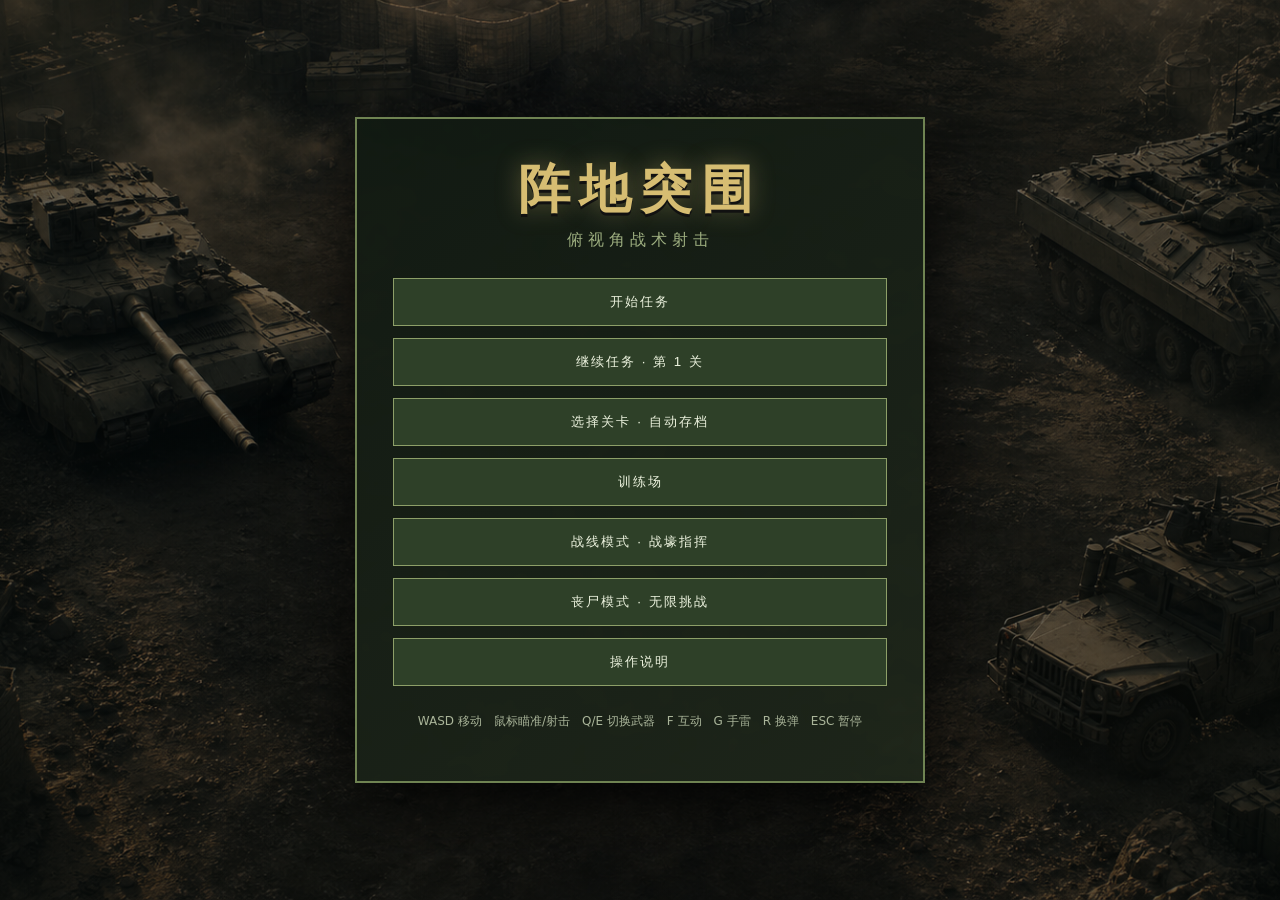
<file: release/阵地突围-完整游戏/index.html>
<!doctype html>
<html lang="zh-CN">
<head>
<meta charset="utf-8" />
<meta name="viewport" content="width=device-width,initial-scale=1" />
<title>阵地突围</title>
<style>
  :root{--ink:#d7dfc5;--panel:#172019ee;--line:#6f8352;--accent:#d6a64d;--danger:#d75c4a}
  *{box-sizing:border-box} body{margin:0;background:#0b100b;color:var(--ink);font-family:"Microsoft YaHei",system-ui,sans-serif;overflow:hidden;user-select:none}
  canvas{display:block;margin:auto;background:#52613a;image-rendering:auto;cursor:crosshair;max-width:100vw;max-height:100vh;filter:contrast(1.04) saturate(1.05)}
  .screen{position:fixed;inset:0;display:grid;place-items:center;background:radial-gradient(circle,#334126 0,#11190f 72%);z-index:3}.panel{width:min(570px,90vw);max-height:94vh;overflow:auto;padding:36px;text-align:center;background:var(--panel);border:2px solid var(--line);box-shadow:0 16px 55px #000a}
  h1{margin:0;color:#d6bd72;font-size:48px;letter-spacing:9px;text-shadow:3px 3px #1b2115}h2{margin:5px 0 27px;color:#9eaf80;font-weight:normal;letter-spacing:5px;font-size:16px}.btn{display:block;width:100%;margin:12px 0;padding:14px;border:1px solid #8d9f68;background:#2e4028;color:#edf3df;font:700 17px inherit;letter-spacing:2px;cursor:pointer}.btn:hover{background:#4d6339}.hint{font-size:12px;color:#aab59a;line-height:1.8;margin-top:25px}.hidden{display:none!important}
  #overlay{background:#050805b8}.modal{max-height:85vh;overflow:auto;text-align:left}.modal h2{text-align:center;color:#d6bd72}.modal li{margin:8px 0;color:#d4dcc7}.modal kbd{background:#546047;padding:2px 7px;border:1px solid #899877;border-radius:2px;color:#fff}
  .level-grid{display:grid;grid-template-columns:repeat(3,1fr);gap:9px;margin:18px 0}.level-grid .btn{margin:0;padding:11px 7px;font-size:13px;letter-spacing:0}.level-grid .locked{opacity:.38;cursor:not-allowed;filter:grayscale(1)}.save-status{color:#d6bd72;font-size:13px;line-height:1.7;margin:8px 0 15px}
  #toast{position:fixed;left:50%;top:18%;transform:translateX(-50%);z-index:2;color:#fff5cb;background:#172017dc;border:1px solid #929a63;padding:10px 18px;opacity:0;transition:.2s;pointer-events:none}.show{opacity:1!important}
#menu{background:linear-gradient(90deg,rgba(5,9,6,.6),rgba(8,12,8,.28),rgba(5,9,6,.6)),url('menu-vehicles-background.png') center/cover no-repeat}
#menu .panel{background:linear-gradient(145deg,#111a12e8,#20291cd9);backdrop-filter:blur(3px);box-shadow:0 20px 65px #000c}
#menu h1{font-size:52px;text-shadow:0 3px 0 #111,0 0 24px #d6bd7266}
</style>
</head>
<body>
<canvas id="game" width="1280" height="720"></canvas><div id="toast"></div>
<section id="menu" class="screen"><div class="panel"><h1>阵地突围</h1><h2>俯视角战术射击</h2><button class="btn" id="start">开始任务</button><button class="btn" id="help">操作说明</button><p class="hint">WASD 移动　鼠标瞄准/射击　Q/E 切换武器　F 互动　G 手雷　R 换弹　ESC 暂停</p></div></section>
<section id="overlay" class="screen hidden"><div id="dialog" class="panel"></div></section>
<script>
(()=>{'use strict';
const C=document.querySelector('#game'),x=C.getContext('2d'),W=C.width,H=C.height,keys={},mouse={x:W/2,y:H/2,down:false,right:false};
let scene='menu',level=0,last=0,cam={x:0,y:0},player, enemies, allies, covers, trenches, vehicles, enemyVehicles, bullets, grenades, effects, pickups, startedAt, killed, toastTimer=0,training=false,zombieMode=false,campaignArmor=0,mission,wave=0,waveDelay=2,defenseLines=[],defenseExpansion=0,factory,autoSummon={type:'rifle',cooldown:0},zombieFrame=0;
const levels=[
 {name:'第一关 · 边境哨站',w:2400,h:1800,enemies:14,mg:2,sniper:2,engineer:1,turret:0,goal:{x:2240,y:150},vehicles:['humvee','apc'],enemyVehicles:['humvee'],theme:'#50643b',entry:'tunnel',exit:'heli'},
 {name:'第二关 · 前线弹药库',w:3200,h:2400,enemies:22,mg:5,sniper:4,engineer:3,turret:1,goal:{x:1650,y:120},vehicles:['hstv'],enemyVehicles:['apc','hstv'],theme:'#766c44',entry:'heli',exit:'tunnel'},
 {name:'第三关 · 敌军指挥部',w:4000,h:3000,enemies:32,mg:8,sniper:6,engineer:6,turret:3,goal:{x:3740,y:180},vehicles:['humvee','apc','hstv','m1','t90m'],enemyVehicles:['apc','hstv','m1','t90m'],theme:'#615f3c',entry:'tunnel',exit:'heli'}];
levels.push(
 {name:'第四关 · 山谷伏击',w:4300,h:3200,enemies:38,mg:10,sniper:7,engineer:7,turret:4,goal:{x:4030,y:180},vehicles:['apc','hstv'],enemyVehicles:['humvee','apc','hstv'],theme:'#596247',entry:'heli',exit:'tunnel'},
 {name:'第五关 · 铁路枢纽',w:4600,h:3400,enemies:44,mg:12,sniper:9,engineer:8,turret:5,goal:{x:4320,y:220},vehicles:['humvee','apc','m1'],enemyVehicles:['apc','hstv','m1'],theme:'#6c6045',entry:'tunnel',exit:'heli'},
 {name:'第六关 · 雨林补给线',w:4900,h:3600,enemies:52,mg:14,sniper:10,engineer:10,turret:6,goal:{x:4600,y:220},vehicles:['apc','hstv','t90m'],enemyVehicles:['humvee','apc','hstv','t90m'],theme:'#3f5f45',entry:'heli',exit:'tunnel'},
 {name:'第七关 · 海岸要塞',w:5200,h:3800,enemies:60,mg:16,sniper:12,engineer:12,turret:7,goal:{x:4900,y:260},vehicles:['humvee','apc','m1'],enemyVehicles:['apc','hstv','m1','t90m'],theme:'#59606a',entry:'tunnel',exit:'heli'},
 {name:'第八关 · 装甲反击',w:5500,h:4000,enemies:70,mg:19,sniper:14,engineer:14,turret:8,goal:{x:5180,y:260},vehicles:['apc','hstv','m1','t90m'],enemyVehicles:['humvee','apc','hstv','m1','t90m'],theme:'#6c5540',entry:'heli',exit:'tunnel'},
 {name:'第九关 · 最终阵地',w:5900,h:4300,enemies:82,mg:22,sniper:16,engineer:16,turret:10,goal:{x:5550,y:300},vehicles:['humvee','apc','hstv','m1','t90m'],enemyVehicles:['apc','hstv','m1','m1','t90m','t90m'],theme:'#484b37',entry:'tunnel',exit:'heli'}
);
for(let i=3;i<levels.length;i++){levels[i].vehicles.push('bmpt');if(i>=4)levels[i].enemyVehicles.push('bmpt')}
for(let i=2;i<levels.length;i++){levels[i].vehicles.push('apache');levels[i].enemyVehicles.push('apache')}
const trainingLevel={name:'训练场',w:2400,h:1800,enemies:8,mg:3,sniper:3,engineer:3,turret:2,goal:{x:2240,y:150},vehicles:['humvee','apc','hstv','m1','t90m','bmpt','apache'],enemyVehicles:['humvee','apc','hstv','m1','t90m','bmpt','apache'],theme:'#4c623f',entry:'tunnel',exit:'heli'};
const zombieLevel={name:'丧尸模式 · 城区兵工厂',w:4200,h:3200,enemies:0,mg:0,sniper:0,engineer:0,turret:0,goal:{x:-500,y:-500},vehicles:['humvee','apc','hstv','m1','t90m','bmpt','apache'],enemyVehicles:[],theme:'#343b39',entry:'tunnel',exit:'tunnel'};
const campaignLevelZero=levels[0];
const SAVE_KEY='position_breakout_save_v2';
function loadCampaignSave(){try{let raw=localStorage.getItem(SAVE_KEY),s=raw?JSON.parse(raw):{};return {maxUnlocked:clamp(finite(s.maxUnlocked,0),0,levels.length-1),completed:clamp(finite(s.completed,-1),-1,levels.length-1),armor:clamp(finite(s.armor,0),0,80)}}catch(e){return {maxUnlocked:0,completed:-1,armor:0}}}
let campaignSave=loadCampaignSave();campaignArmor=campaignSave.armor;
function persistCampaignSave(){campaignSave.armor=campaignArmor;try{localStorage.setItem(SAVE_KEY,JSON.stringify(campaignSave));return true}catch(e){return false}}
function completeCampaignLevel(index){if(index<0||index>=levels.length)return;campaignSave.completed=Math.max(campaignSave.completed,index);campaignSave.maxUnlocked=Math.max(campaignSave.maxUnlocked,Math.min(levels.length-1,index+1));campaignArmor=Math.min(80,(campaignSave.completed+1)*10);persistCampaignSave();message(`战役进度已保存 · 护甲成长 ${campaignArmor}%`)}
const allyCosts={rifle:2,mg:4,sniper:6,engineer:8};
const reinforcementNames={rifle:'步枪兵',mg:'机枪兵',sniper:'狙击兵',engineer:'工兵',flamer:'喷火兵',humvee:'悍马军用车',apc:'CM34装甲车',hstv:'HSTV轻型坦克',m1:'M1主战坦克',t90m:'T-90M主战坦克',bmpt:'BMPT坦克歼击车',apache:'守护者阿帕奇直升机'};
const reinforcementName=type=>reinforcementNames[type]||type;
const weaponSpecs=[{name:'突击步枪',cap:30,reload:1.8},{name:'霰弹枪',cap:8,reload:2.2},{name:'轻机枪',cap:80,reload:3.2},{name:'狙击步枪',cap:5,reload:3.5},{name:'RPG',cap:1,reload:5},{name:'毒刺导弹',cap:1,reload:5.5}];
const shellTypes={he:{name:'榴弹',damage:1,blast:1,vehicle:10,crew:0,interceptable:true,color:'#ffbf54'},heat:{name:'破甲弹',damage:1.15,blast:.42,vehicle:45,crew:.12,interceptable:true,color:'#ff7655'},ap:{name:'穿甲弹',damage:1.85,blast:0,vehicle:100,crew:0,interceptable:false,penetration:7,color:'#e7f1ff'}};
function configureShell(b,kind,baseDamage,baseBlast,normalLife){let s=shellTypes[kind];b.shell=true;b.shellKind=kind;b.damage=baseDamage*s.damage;b.vehicleMult=s.vehicle;b.crewDamage=s.crew;b.interceptable=s.interceptable;b.penetration=s.penetration||0;b.pierce=s.penetration||0;b.blast=baseBlast*s.blast;b.life=kind==='ap'?Infinity:normalLife;b.r=kind==='ap'?6:kind==='heat'?8:10;b.color=s.color;return b}
function detonateShell(b){if(b.detonated)return;b.detonated=true;if(b.blast)blast({x:b.x,y:b.y,r:b.blast,damage:b.damage,from:b.from,owner:b.owner});b.life=0}
function guideMissile(b,dt){if(!b.target||b.target.dead)return;let desired=Math.atan2(b.target.y-b.y,b.target.x-b.x),current=Math.atan2(b.vy,b.vx),diff=Math.atan2(Math.sin(desired-current),Math.cos(desired-current)),next=current+clamp(diff,-b.turnRate*dt,b.turnRate*dt),speed=Math.hypot(b.vx,b.vy);b.vx=Math.cos(next)*speed;b.vy=Math.sin(next)*speed}
function rnd(a,b){return a+Math.random()*(b-a)} function clamp(v,a,b){return Math.max(a,Math.min(b,v))} function dist(a,b){return Math.hypot(a.x-b.x,a.y-b.y)}
function finite(n,fallback=0){return Number.isFinite(n)?n:fallback}
function sanitizeCombatState(){if(player){player.hp=clamp(finite(player.hp,100),0,100);player.armor=clamp(finite(player.armor,0),0,100)}for(const e of enemies||[]){e.hp=clamp(finite(e.hp,e.maxHp||1),0,e.maxHp||1)}for(const a of allies||[]){a.hp=clamp(finite(a.hp,a.maxHp||1),0,a.maxHp||1)}for(const v of [...(vehicles||[]),...(enemyVehicles||[])]){v.max=Math.max(1,finite(v.max,1));v.hp=clamp(finite(v.hp,v.max),0,v.max)}}
function message(s){const e=document.querySelector('#toast');e.textContent=s;e.classList.add('show');clearTimeout(toastTimer);toastTimer=setTimeout(()=>e.classList.remove('show'),1500)}
function startGame(n=0,isTraining=false,isZombie=false){level=clamp(n,0,levels.length-1);training=isTraining;zombieMode=isZombie;levels[0]=isZombie?zombieLevel:isTraining?trainingLevel:campaignLevelZero;scene='play';document.querySelector('#menu').classList.add('hidden');document.querySelector('#overlay').classList.add('hidden');buildLevel();disperseVehicleSpawns();setupMission(activeLevel());if(training)configureTrainingTargets();if(zombieMode){setupZombieMode();populateZombieCity()}startedAt=performance.now();requestAnimationFrame(loop)}
function activeLevel(){return zombieMode?zombieLevel:training?trainingLevel:levels[level]}
function disperseVehicleSpawns(){let L=activeLevel();if(training){let place=(group,enemy)=>group.forEach((v,i)=>{let col=i%4,row=Math.floor(i/4);v.x=clamp(L.w*((enemy?.62:.13)+col*.085),v.r+45,L.w-v.r-45);v.y=clamp(L.h*(.28+row*.38),v.r+45,L.h-v.r-45);if(v.type==='apache'){v.x=L.w*(enemy?.78:.22);v.y=L.h*.76;v.altitude=170}v.angle=enemy?Math.PI:0;v.turret=v.angle});place(vehicles,false);place(enemyVehicles,true)}else{let spots=[[.18,.25],[.79,.23],[.22,.76],[.76,.74],[.5,.34],[.5,.78],[.34,.52],[.67,.52]];let occupied=[];for(const [group,offset,enemy]of[[vehicles,0,false],[enemyVehicles,4,true]])group.forEach((v,i)=>{let p=spots[(i+offset)%spots.length],candidate=v.type==='apache'?{x:L.w*(enemy?.82:.58),y:L.h*.18}:{x:L.w*p[0],y:L.h*p[1]};for(let tries=0;tries<16&&occupied.some(o=>dist(o,candidate)<o.r+v.r+80);tries++){let a=(i*2.4+tries)*1.7,ring=110+Math.floor(tries/4)*80,origin=v.type==='apache'?[enemy?.82:.58,.18]:p;candidate.x=clamp(L.w*origin[0]+Math.cos(a)*ring,v.r+30,L.w-v.r-30);candidate.y=clamp(L.h*origin[1]+Math.sin(a)*ring,v.r+30,L.h-v.r-30)}v.x=candidate.x;v.y=candidate.y;if(v.type==='apache')v.altitude=170;occupied.push(v)})}covers=covers.filter(c=>[...vehicles,...enemyVehicles].every(v=>dist(c,v)>c.r+v.r+65))}
function populateZombieCity(){covers=covers.filter(c=>dist(c,factory)>760);for(let i=0;i<75;i++){let type=i%5===0?'wall':i%3===0?'crate':'building',r=type==='building'?rnd(52,88):type==='wall'?rnd(36,64):rnd(18,28),p={x:rnd(110,zombieLevel.w-110),y:rnd(110,zombieLevel.h-110),r,type,hp:type==='crate'?70:999};if(dist(p,factory)>760&&!solid(p,r+18))covers.push(p)}}
function configureTrainingTargets(){for(const e of enemies){e.trainingTarget=true;e.speed=0;e.detect=0;e.alert=-999}for(const v of enemyVehicles){v.trainingTarget=true;v.fire=Infinity;v.coaxFire=Infinity;v.aaFire=Infinity;v.stationary=-Infinity;v.disabled=true}}
function resetTrainingTargets(){if(!training)return;for(const e of enemies){e.dead=false;e.hp=e.maxHp;e.hit=0;e.alert=-999}for(const v of enemyVehicles){v.dead=false;v.hp=v.max;v.enemyCrew=v.capacity;v.aps=v.type==='m1'?4:0;v.disabled=true;v.fire=Infinity;v.coaxFire=Infinity;v.aaFire=Infinity}message('训练标靶已全部重置')}
function resupplyTraining(){if(!training)return;player.hp=100;player.armor=100;player.ammo=weaponSpecs.map(w=>w.cap);player.reserve=[150,48,240,25,8,6];player.grenades=3;if(player.inVehicle){let v=player.inVehicle;v.hp=v.max;v.disabled=false;v.heat=0;v.overheated=false;v.aps=v.type==='m1'?4:v.aps;v.missileAmmo=4;v.missileReload=0}message('训练补给完成：生命、护甲与弹药已恢复')}
function setupMission(L){let types=['clear','vehicles','capture','turrets','commander','capture','vehicles','commander','clear'],type=training?'training':types[level]||'clear';mission={type,target:{x:L.w*.62,y:L.h*.46},hold:0,required:5,label:'',contested:false};if(type==='clear')mission.label='歼灭战区全部敌军';if(type==='vehicles')mission.label='摧毁敌方全部载具';if(type==='capture'){mission.label='占领前沿据点';covers=covers.filter(c=>dist(c,mission.target)>c.r+125);trenches=trenches.filter(t=>dist(t,mission.target)>180)}if(type==='turrets')mission.label='摧毁敌军火力点';if(type==='commander'){let c=enemies.find(e=>e.type==='turret')||enemies[0];if(c){c.commander=true;c.hp=250;c.maxHp=250}mission.commander=c;mission.label='击杀敌军指挥官'}if(type==='training')mission.label='自由训练：敌军不会反击'}
function objectiveComplete(){if(!mission)return false;if(mission.type==='training')return false;if(mission.type==='clear')return enemies.every(e=>e.dead)&&enemyVehicles.every(v=>v.dead);if(mission.type==='vehicles')return enemyVehicles.every(v=>v.dead);if(mission.type==='turrets')return enemies.filter(e=>e.type==='turret').every(e=>e.dead);if(mission.type==='commander')return !!mission.commander?.dead;if(mission.type==='capture')return mission.hold>=mission.required;return false}
function updateMission(dt){if(!mission||mission.type!=='capture'||scene!=='play'||mission.hold>=mission.required)return;let friendly=[player,...allies.filter(a=>!a.dead&&!a.inVehicle),...vehicles.filter(v=>!v.dead&&(player.inVehicle===v||v.crew.some(a=>!a.dead)))],hostile=[...enemies.filter(e=>!e.dead),...enemyVehicles.filter(v=>!v.dead)],ours=friendly.some(o=>dist(o,mission.target)<90),theirs=hostile.some(o=>dist(o,mission.target)<105);mission.contested=ours&&theirs;if(ours&&!theirs)mission.hold=clamp(mission.hold+dt,0,mission.required);else if(theirs&&!ours)mission.hold=clamp(mission.hold-dt*.12,0,mission.required);if(mission.hold>=mission.required){mission.hold=mission.required;mission.contested=false;message('据点占领完成',2)}}
function drawCombatOverlays(){if(!player)return;if(!player.inVehicle){let q=world(player);bar(q.x,q.y-player.r-20,player.hp/100,'#58df70')}for(const a of allies)if(!a.dead&&!a.inVehicle){let q=world(a);bar(q.x,q.y-a.r-12,a.hp/a.maxHp,'#58a9ff')}if(!mission)return;x.save();x.fillStyle='#0d1710e8';x.fillRect(W/2-205,54,410,30);x.strokeStyle=mission.contested?'#ff6464':'#809b67';x.strokeRect(W/2-205,54,410,30);x.fillStyle='#eff4df';x.font='14px Microsoft YaHei';x.textAlign='center';let text=`任务目标：${mission.label}`;if(mission.type==='capture')text+=` ${Math.ceil(mission.hold/mission.required*100)}%${mission.contested?' · 争夺中':''}`;x.fillText(text,W/2,75);x.textAlign='left';if(mission.type==='capture'){let q=world(mission.target),done=mission.hold>=mission.required;x.strokeStyle=done?'#58df70':mission.contested?'#ff6464':'#6cc8ff';x.lineWidth=3;x.beginPath();x.arc(q.x,q.y,90,0,Math.PI*2);x.stroke();x.fillStyle=done?'#b8ffc5':mission.contested?'#ffc0c0':'#c8edff';x.font='12px Microsoft YaHei';x.fillText(done?'据点已控制':mission.contested?'据点争夺中':'占领区',q.x-28,q.y-100)}x.restore()}
function buildLevel(){let L=activeLevel();player={x:135,y:L.h-130,r:14,hp:100,armor:training?100:campaignArmor,spawnPoints:0,angle:-Math.PI/2,weapon:0,ammo:[30,8,80,5,1,1],reserve:[150,48,240,25,8,6],grenades:3,reload:0,fire:0,flash:0,hurtTimer:0,inVehicle:null,walk:0}; bullets=[];grenades=[];effects=[];pickups=[];covers=[];trenches=[];vehicles=[];enemyVehicles=[];enemies=[];allies=[];killed=0;
  for(let i=0;i<45+level*25;i++){let type=i%11===0?'building':i%7===0?'sand':i%9===0?'wall':'crate',r=type==='building'?rnd(68,94):type==='wall'?rnd(35,70):rnd(19,30);covers.push({x:rnd(130,L.w-100),y:rnd(130,L.h-140),r,type,hp:type==='crate'?50:type==='sand'?150:999});}
  // clear spawn/goal lanes
  covers=covers.filter(c=>dist(c,player)>100&&dist(c,L.goal)>100);
  for(let i=0;i<4+level*2;i++)trenches.push({x:rnd(300,L.w-350),y:rnd(260,L.h-330),w:rnd(180,360),h:rnd(42,70)});
  for(let i=0;i<L.enemies;i++)spawnEnemy('rifle',i);for(let i=0;i<L.mg;i++)spawnEnemy('mg',i);for(let i=0;i<L.sniper;i++)spawnEnemy('sniper',i);for(let i=0;i<L.engineer;i++)spawnEnemy('engineer',i);for(let i=0;i<L.turret;i++)spawnEnemy('turret',i);
  L.vehicles.forEach((type,i)=>vehicles.push(makeVehicle(type,type==='apc'?{x:L.w*.52,y:L.h*.68}:{x:L.w*.25,y:L.h*.3+i*150})));L.enemyVehicles.forEach((type,i)=>{let v=makeVehicle(type,{x:L.w*.62+i*170,y:L.h*.28+i*210});v.enemy=true;v.angle=Math.PI/2;enemyVehicles.push(v)});covers=covers.filter(c=>[...vehicles,...enemyVehicles].every(v=>dist(c,v)>c.r+v.r+55));for(const type of ['rifle','mg','sniper','engineer'])allies.push(createAlly(type));spawnPickups();cam.x=clamp(player.x-W/2,0,L.w-W);cam.y=clamp(player.y-H/2,0,L.h-H);
}
function spawnPickups(){let L=levels[level],types=[];for(let i=0;i<4+level*2;i++)types.push('point');for(let i=0;i<3+level;i++)types.push('med');for(let i=0;i<2+level;i++)types.push('armor');for(const type of types){let p;for(let n=0;n<30;n++){p={x:rnd(180,L.w-150),y:rnd(150,L.h-180),type,active:true,r:15};if(!solid(p,25)&&dist(p,player)>140)break}pickups.push(p)}}
function collectPickups(){if(player.inVehicle)return;for(const p of pickups){if(!p.active||dist(p,player)>34)continue;if(p.type==='point'){player.spawnPoints+=2;p.active=false;message('获得增援点 +2')}else if(p.type==='med'&&player.hp<100){player.hp=Math.min(100,player.hp+45);p.active=false;message('使用医疗包：生命 +45')}else if(p.type==='armor'&&player.armor<100){player.armor=Math.min(100,player.armor+60);p.active=false;message('装备防弹衣：护甲 +60')}}}
function spawnEnemy(type,i){let L=activeLevel(),e={x:rnd(320,L.w-140),y:rnd(130,L.h-300),type,angle:0,fire:rnd(0,1),alert:0,dead:false,hit:0};if(type==='rifle')Object.assign(e,{r:13,hp:50,speed:82,rate:.55,damage:8,range:410,detect:500});if(type==='mg')Object.assign(e,{r:16,hp:90,speed:48,rate:.105,damage:9,range:500,detect:580});if(type==='sniper')Object.assign(e,{r:13,hp:45,speed:58,rate:2.5,damage:38,range:900,detect:1450});if(type==='engineer')Object.assign(e,{r:15,hp:70,speed:54,rate:4.8,damage:105,range:620,detect:720});if(type==='turret')Object.assign(e,{r:21,hp:200,speed:0,rate:.35,damage:15,range:620,detect:700});e.maxHp=e.hp;if(training){e.x=1350+(i%6)*190;e.y=360+Math.floor(i/6)*210;e.trainingTarget=true;e.speed=0;e.detect=0;e.alert=-999}enemies.push(e)}
function createAlly(type){let a={x:player.x+rnd(-45,45),y:player.y+rnd(-45,45),type,friendly:true,angle:player.angle,fire:0,dead:false,hit:0,inVehicle:null,r:type==='mg'?16:13};if(type==='rifle')Object.assign(a,{hp:70,maxHp:70,speed:115,rate:.4,damage:10,range:430,detect:520});if(type==='mg')Object.assign(a,{hp:95,maxHp:95,speed:92,rate:.09,damage:9,range:490,detect:560});if(type==='sniper')Object.assign(a,{hp:60,maxHp:60,speed:100,rate:2.2,damage:42,range:900,detect:1350});if(type==='engineer')Object.assign(a,{hp:85,maxHp:85,speed:88,rate:4.6,damage:105,range:610,detect:700});if(type==='flamer')Object.assign(a,{hp:110,maxHp:110,speed:82,rate:.2,damage:4,range:125,detect:380,r:16});return a}
function buyAlly(type){let cost=allyCosts[type];if(allies.filter(a=>!a.dead).length>=16){message('普通模式队友人数已达上限 16 人');return}if(scene!=='play'||player.spawnPoints<cost){message(`增援点不足，需要 ${cost}`);return}player.spawnPoints-=cost;allies.push(createAlly(type));message(`${type==='rifle'?'步枪兵':type==='mg'?'机枪兵':type==='sniper'?'狙击兵':'工兵'}加入小队`)}
function updateAllyAntiVehicle(){for(const a of allies){if(a.dead||a.inVehicle||a.type!=='engineer'||a.fire>0)continue;let target=enemyVehicles.filter(v=>!v.dead&&dist(v,a)<900&&canLockMissile(a,v)).sort((u,v)=>dist(u,a)-dist(v,a))[0];if(target){let ang=Math.atan2(target.y-a.y,target.x-a.x);a.angle=ang;shoot(a,ang,68,350,rnd(-.012,.012));let missile=bullets[bullets.length-1];configureShell(missile,'heat',68,30,2.8);missile.homing=true;missile.target=target;missile.turnRate=2.7;missile.missile='stinger';a.fire=5.2}}}
function updateAllies(dt){for(const a of allies){if(a.dead)continue;if(a.inVehicle){a.x=a.inVehicle.x;a.y=a.inVehicle.y;a.fire-=dt;if(a.inVehicle.openTop){let target=enemies.filter(e=>!e.dead&&dist(e,a)<a.detect).sort((u,v)=>dist(u,a)-dist(v,a))[0];if(target&&a.fire<=0){let ang=Math.atan2(target.y-a.y,target.x-a.x);a.angle=ang;if(a.type==='engineer'){shoot(a,ang,a.damage,290,rnd(-.025,.025));configureShell(bullets[bullets.length-1],'heat',a.damage,42,2.4)}else shoot(a,ang,a.damage,a.type==='sniper'?1050:680,a.type==='sniper'?rnd(-.012,.012):rnd(-.055,.055));a.fire=a.rate}}continue}a.fire-=dt;a.hit=Math.max(0,a.hit-dt);let target=enemies.filter(e=>!e.dead&&dist(e,a)<a.detect).sort((u,v)=>dist(u,a)-dist(v,a))[0];if(target&&!player.inVehicle){let d=dist(target,a),ang=Math.atan2(target.y-a.y,target.x-a.x);a.angle=ang;if(d>a.range*.72)move(a,Math.cos(ang)*a.speed*dt,Math.sin(ang)*a.speed*dt,a.r);if(d<a.range&&a.fire<=0){if(a.type==='engineer'){shoot(a,ang,a.damage,290,rnd(-.025,.025));configureShell(bullets[bullets.length-1],'heat',a.damage,42,2.4)}else shoot(a,ang,a.damage,a.type==='sniper'?1050:680,a.type==='sniper'?rnd(-.012,.012):rnd(-.055,.055));a.fire=a.rate}}else{let leader=player.inVehicle||player,d=dist(a,leader),follow=player.inVehicle?42:105;if(d>follow){let ang=Math.atan2(leader.y-a.y,leader.x-a.x);a.angle=ang;move(a,Math.cos(ang)*a.speed*dt,Math.sin(ang)*a.speed*dt,a.r)}}}}
function makeVehicle(type,p){const profiles={apc:{name:'CM34 装甲车',r:26,hp:650,capacity:6,move:250,gun:18,sideGun:8,bulletFactor:.18,shellFactor:.78},humvee:{name:'M1151 军用悍马',r:22,hp:240,capacity:4,move:310,openTop:true,bulletFactor:.5,shellFactor:.8,crewFactor:.55},hstv:{name:'HSTV-L 轻型坦克',r:29,hp:1100,capacity:3,move:225,main:175,reload:1.5,shellSpeed:590,blast:90,coax:10,bulletFactor:.03,shellFactor:.5},m1:{name:'M1A2 重型主战坦克',r:35,hp:2600,capacity:4,move:190,main:340,reload:2.5,shellSpeed:760,blast:140,coax:12,autoGun:true,aps:4,bulletFactor:.006,frontFactor:.0015,shellFactor:.36,frontShellFactor:.2},t90m:{name:'T-90M 主战坦克',r:35,hp:2500,capacity:3,move:195,main:320,reload:3,shellSpeed:735,blast:130,coax:12,autoGun:true,bulletFactor:.008,frontFactor:.002,shellFactor:.34,frontShellFactor:.2,frontLockImmune:true},bmpt:{name:'BMPT 坦克歼击车',r:35,hp:2550,capacity:5,move:188,gun:18,bulletFactor:.008,shellFactor:.38},apache:{name:'AH-64D 守护者阿帕奇',r:32,hp:980,capacity:2,move:285,gun:17,airborne:true,altitude:150,flares:4,bulletFactor:.34,shellFactor:.55}}[type];return {...p,...profiles,type,hp:profiles.hp,max:profiles.hp,crew:[],ammoType:'he',baseReload:profiles.reload,autoGunBase:!!profiles.autoGun,angle:-Math.PI/2,turret:-Math.PI/2,aaTurret:-Math.PI/2,speed:0,stationary:0,lastDamage:0,disabled:false,fire:0,coaxFire:0,aaFire:0,leftFire:0,rightFire:0,heat:0,missileAmmo:4,missileFire:0,missileReload:0,grenadeFire:0,aps:profiles.aps||0,flares:profiles.flares||0,dead:false}}
function inputWorld(){return {x:mouse.x+cam.x,y:mouse.y+cam.y}}function inTrench(o){return trenches.some(t=>o.x>t.x-t.w/2&&o.x<t.x+t.w/2&&o.y>t.y-t.h/2&&o.y<t.y+t.h/2)}function solid(o,rad,ignore){for(const c of covers)if(c.hp>0&&Math.hypot(o.x-c.x,o.y-c.y)<rad+c.r)return true;for(const v of [...vehicles,...enemyVehicles])if(v!==ignore&&!v.dead&&Math.hypot(o.x-v.x,o.y-v.y)<rad+v.r)return true;return false}
function lineBlocked(a,b,padding=3){let dx=b.x-a.x,dy=b.y-a.y,len2=dx*dx+dy*dy;if(len2<1)return false;for(const c of covers)if(c.hp>0){let t=clamp(((c.x-a.x)*dx+(c.y-a.y)*dy)/len2,0,1),px=a.x+dx*t,py=a.y+dy*t;if(Math.hypot(c.x-px,c.y-py)<c.r+padding&&dist(a,c)>c.r+8&&dist(b,c)>c.r+8)return true}return false}
function hasLineOfSight(a,b){return !lineBlocked(a,b,2)}
function move(o,dx,dy,rad,ignore){if(o.disabled)return;let vehicle=vehicles.includes(o)||enemyVehicles.includes(o),slow=inTrench(o)?(vehicle ? .38 : .58):1;dx*=slow;dy*=slow;let nx=clamp(o.x+dx,rad,levels[level].w-rad),ny=clamp(o.y+dy,rad,levels[level].h-rad);if(!solid({x:nx,y:o.y},rad,ignore))o.x=nx;if(!solid({x:o.x,y:ny},rad,ignore))o.y=ny}
function resolveObstacleOverlap(o,rad,ignore){let L=activeLevel();for(let pass=0;pass<2;pass++){for(const c of covers)if(c.hp>0){let dx=o.x-c.x,dy=o.y-c.y,d=Math.hypot(dx,dy),min=rad+c.r+3;if(d<min){let a=d>.01?Math.atan2(dy,dx):Math.random()*Math.PI*2;o.x=c.x+Math.cos(a)*min;o.y=c.y+Math.sin(a)*min}}for(const v of [...vehicles,...enemyVehicles])if(v!==o&&v!==ignore&&!v.dead){let dx=o.x-v.x,dy=o.y-v.y,d=Math.hypot(dx,dy),min=rad+v.r+3;if(d<min){let a=d>.01?Math.atan2(dy,dx):Math.random()*Math.PI*2;o.x=v.x+Math.cos(a)*min;o.y=v.y+Math.sin(a)*min}}}o.x=clamp(o.x,rad,L.w-rad);o.y=clamp(o.y,rad,L.h-rad)}
function smartMove(o,ang,speed,dt,rad,ignore){resolveObstacleOverlap(o,rad,ignore);let sx=o.x,sy=o.y,moved=false;for(const off of[0,.38,-.38,.72,-.72,1.08,-1.08,1.48,-1.48,2.05,-2.05,Math.PI]){let bx=o.x,by=o.y;move(o,Math.cos(ang+off)*speed*dt,Math.sin(ang+off)*speed*dt,rad,ignore);if(Math.hypot(o.x-bx,o.y-by)>.12){moved=true;break}}if(!moved){o._stuck=finite(o._stuck,0)+dt;if(o._stuck>.45){resolveObstacleOverlap(o,rad+8,ignore);o._stuck=0}}else o._stuck=0}
function updateRouteRecovery(dt){let leader=player.inVehicle||player;for(const a of allies){if(a.dead||a.inVehicle||a.fixedTurret)continue;let target=enemies.filter(e=>!e.dead).sort((u,v)=>dist(a,u)-dist(a,v))[0]||leader;if(a._routeX!==undefined&&Math.hypot(a.x-a._routeX,a.y-a._routeY)<.2&&dist(a,target)>100)smartMove(a,Math.atan2(target.y-a.y,target.x-a.x),a.speed,dt,a.r);a._routeX=a.x;a._routeY=a.y}for(const e of enemies){if(e.dead||e.zombie||!e.speed)continue;let target=e.targetChoice;if(target&&e.alert>0&&e._routeX!==undefined&&Math.hypot(e.x-e._routeX,e.y-e._routeY)<.2&&dist(e,target)>180)smartMove(e,Math.atan2(target.y-e.y,target.x-e.x),e.speed,dt,e.r);e._routeX=e.x;e._routeY=e.y}for(const v of enemyVehicles){if(v.dead||v.disabled)continue;let target=v.targetChoice;if(target&&finite(v.targetMemoryUntil,0)>performance.now()&&v._routeX!==undefined&&Math.hypot(v.x-v._routeX,v.y-v._routeY)<.2&&dist(v,target)>360)smartMove(v,Math.atan2(target.y-v.y,target.x-v.x),v.move*.45,dt,v.r,v);v._routeX=v.x;v._routeY=v.y}}
function shoot(owner,ang,damage,speed=760,spread=0){let twin=owner.type==='bmpt'&&speed===880,count=twin?2:1;for(let i=0;i<count;i++){let shotSpread=spread+(twin?(i?0.018:-0.018):0),side=twin?(i?5:-5):0,b={x:owner.x+Math.cos(ang)*(owner.r+7)-Math.sin(ang)*side,y:owner.y+Math.sin(ang)*(owner.r+7)+Math.cos(ang)*side,vx:Math.cos(ang+shotSpread)*speed,vy:Math.sin(ang+shotSpread)*speed,damage,owner,from:owner===player||owner.friendly||vehicles.includes(owner)?'p':'e',life:1.2,r:3};if(owner.type==='sniper'||owner.fortress)b.sniperRound=true;bullets.push(b);effects.push({type:'flash',x:b.x,y:b.y,t:.06})}}
function blastScale(g,target,targetSide){if(target===g.owner)return 0;if(!g.from)return 1;return((g.from==='p')===targetSide) ? .25 : 1}
function blast(g){effects.push({type:'boom',x:g.x,y:g.y,t:.5,r:g.r});for(const e of enemies)if(!e.dead){let d=dist(e,g);if(d<g.r)damageEnemy(e,g.damage*(1-d/g.r)*blastScale(g,e,false))}for(const a of allies)if(!a.dead){let d=dist(a,g);if(d<g.r){a.hp-=g.damage*(1-d/g.r)*blastScale(g,a,true);if(a.hp<=0)a.dead=true}}for(const c of covers)if(c.hp<999&&dist(c,g)<g.r)c.hp-=g.damage*.9;for(const v of [...vehicles,...enemyVehicles])if(!v.dead){let d=dist(v,g);if(d<g.r)damageVehicle(v,g.damage*(1-d/g.r)*blastScale(g,v,!v.enemy))}if(!player.inVehicle){let d=dist(player,g);if(d<g.r)damagePlayer(g.damage*(1-d/g.r)*blastScale(g,player,true))}}
function damageEnemy(e,n){n=finite(n);if(n<=0)return;if(inTrench(e))n*=.55;e.hp=finite(e.hp,e.maxHp||1)-n;e.hit=.15;if(e.hp<=0){e.dead=true;killed++;player.spawnPoints+=e.type==='turret'?2:1;effects.push({type:'blood',x:e.x,y:e.y,t:.3});if(Math.random()<.24)pickups.push({x:e.x,y:e.y,type:Math.random()<.72?'point':'med',active:true,r:15})}}
function damageCrew(n){n=finite(n);if(n<=0)return;if(!player.inVehicle&&inTrench(player))n*=.55;if(player.armor>0){let absorbed=Math.min(player.armor,n*.7);player.armor-=absorbed;n-=absorbed}player.hp=Math.max(0,finite(player.hp,100)-n);player.hurtTimer=2;player.flash=.2;if(player.hp<=0)end(false)}
function damagePlayer(n){n=finite(n);if(n<=0)return;if(player.inVehicle){let v=player.inVehicle;if(v.openTop){damageVehicle(v,n*.35);damageCrew(n*finite(v.crewFactor,0))}else damageVehicle(v,n);return}damageCrew(n)}
function evacuateVehicleCrew(v,shock=0){for(const a of v.crew||[]){a.inVehicle=null;a.x=v.x+rnd(-55,55);a.y=v.y+rnd(-55,55);if(shock){a.hp-=shock;if(a.hp<=0)a.dead=true}}v.crew=[]}
function damageVehicle(v,n){if(!Number.isFinite(v.hp))v.hp=Number.isFinite(v.max)?v.max:0;if(!Number.isFinite(n)||n<=0)return;v.lastDamage=2;v.hp=Math.max(0,v.hp-n);if(v.hp<=v.max*.15&&!v.dead)v.disabled=true;if(v.hp<=0&&!v.dead){let playerWasInside=player.inVehicle===v;v.dead=true;v.enemyCrew=0;if(v.enemy)player.spawnPoints+=5;else evacuateVehicleCrew(v,35);if(playerWasInside){player.inVehicle=null;player.x=v.x+45;player.y=v.y;player.hp=Math.max(0,finite(player.hp,100)-50);player.hurtTimer=2;if(player.hp<=0)end(false)}effects.push({type:'boom',x:v.x,y:v.y,t:.7,r:120});message(v.enemy?'敌方载具摧毁：增援点 +5':'载具被摧毁，乘员已紧急撤离！')}}
function vehicleArmorZone(v,b){let incoming=Math.atan2(b.vy,b.vx),facing=Math.cos(incoming-v.angle);return facing<-.45?'front':facing>.45?'rear':'side'}
function vehicleProjectileFactor(v,b){let base=b.shell?finite(v.shellFactor,.8):finite(v.bulletFactor,.5),zone=vehicleArmorZone(v,b);if(zone==='front')return b.shell?finite(v.frontShellFactor,base*.65):finite(v.frontFactor,base*.65);if(zone==='rear')return base*1.3;return base}
function limitFriendlyStingerDamage(v,b,damage){if(v.enemy||b.missile!=='stinger')return damage;let cap=v.type==='apc'?.34:v.openTop?.75:v.type==='hstv'?.26:.24;let reduced=Math.min(damage,v.max*cap);if(player.inVehicle===v&&reduced<damage)message(`车体装甲吸收毒刺伤害 · ${Math.round(reduced)}`);return reduced}
function limitFriendlyHstvTankDamage(v,b,damage){if(v.enemy||v.type!=='hstv'||!b.shell||!['m1','t90m'].includes(b.owner?.type))return damage;let reduced=Math.min(damage,v.max*.5);if(player.inVehicle===v&&reduced<damage)message(`HSTV-L 复合装甲抵消主战坦克致命一击 · ${Math.round(reduced)}`);return reduced}
function interceptVehicleProjectile(v,b){if(v.type!=='m1'||v.aps<=0||!b.shell||b.interceptable===false)return false;v.aps--;b.life=0;effects.push({type:'aps',x:b.x,y:b.y,t:.35,r:36});if(player.inVehicle===v)message(`主动防御拦截成功，剩余 ${v.aps} 发`);return true}
function damageVehicleOccupants(v,b){let ratio=b.shell?(b.crewDamage||0):v.openTop?finite(v.crewFactor,0):0;if(!ratio)return;if(v.enemy){let before=vehicleCrewCount(v),loss=Math.max(1,Math.floor(b.damage*ratio/55));v.enemyCrew=Math.max(0,before-loss);if(v.enemyCrew<before)message(`${v.name} 敌方乘员减员 ${before-v.enemyCrew} 人`);if(v.enemyCrew<=0)v.disabled=true}else if(player.inVehicle===v)damageCrew(b.damage*ratio);else{let a=v.crew.find(a=>!a.dead);if(a){a.hp-=b.damage*ratio;if(a.hp<=0){a.dead=true;a.inVehicle=null;v.crew=v.crew.filter(c=>c!==a)}}}}
function hitVehicleProjectile(v,b){b.hitVehicles??=new Set();if(b.hitVehicles.has(v))return;b.hitVehicles.add(v);if(interceptVehicleProjectile(v,b))return;let zone=vehicleArmorZone(v,b),factor=vehicleProjectileFactor(v,b),raw=b.damage*factor*(b.vehicleMult||1),damage=limitFriendlyHstvTankDamage(v,b,limitFriendlyStingerDamage(v,b,raw));damageVehicle(v,damage);damageVehicleOccupants(v,b);if(zone==='front')effects.push({type:'armor',x:b.x,y:b.y,t:.18,r:12});if(b.penetration){b.pierce-=v.main||v.type==='bmpt'?3:1.5;if(b.pierce<=0)b.life=0;else{let speed=Math.hypot(b.vx,b.vy)||1;b.x+=b.vx/speed*(v.r*2+6);b.y+=b.vy/speed*(v.r*2+6);effects.push({type:'armor',x:b.x,y:b.y,t:.18,r:16})}}else if(b.shell&&b.blast)detonateShell(b);else b.life=0}
function boardNearbyAllies(v){let limit=player.inVehicle===v?v.capacity-1:v.capacity;for(const a of allies){if(v.crew.length>=limit)break;if(!a.dead&&!a.inVehicle&&dist(a,v)<65){a.inVehicle=v;v.crew.push(a)}}}
function disembarkCrew(v){for(const a of v.crew){a.inVehicle=null;a.x=v.x+rnd(-55,55);a.y=v.y+rnd(-55,55)}v.crew=[]}
function vehicleCrewCount(v){if(!Number.isFinite(v.hp))v.hp=v.max;let n=v.enemy?finite(v.enemyCrew,v.capacity):(player.inVehicle===v?1:0)+v.crew.filter(a=>!a.dead).length;if(v.baseReload)v.reload=v.baseReload*(v.type==='m1'&&n===3?1.3:1);if(v.autoGunBase!==undefined)v.autoGun=v.autoGunBase&&n>=3;return n}
function angleDiff(a,b){return Math.abs(Math.atan2(Math.sin(a-b),Math.cos(a-b)))}
function makeDefenseLine(radius,initialLevel,id){let max=initialLevel===1?650:initialLevel===2?1350:360;return {radius,id,level:2,hp:0,max:0,build:-Infinity,segments:Array.from({length:20},(_,index)=>({index,level:initialLevel,hp:max,max,build:0}))}}
function makeFortifiedWallLine(radius,id){let line=makeDefenseLine(radius,2,id);for(const i of[0,5,10,15])Object.assign(line.segments[i],{level:3,hp:3600,max:3600,fire:0});return line}
function setupZombieMode(){enemies=[];enemyVehicles=[];factory={x:zombieLevel.w/2,y:zombieLevel.h/2,hp:5200,max:5200};player.x=factory.x-90;player.y=factory.y+40;for(const [i,a] of allies.entries()){a.x=factory.x-140+(i%2)*55;a.y=factory.y-80+Math.floor(i/2)*55}defenseLines=[makeDefenseLine(300,1,0),makeDefenseLine(420,0,1),makeDefenseLine(540,0,2),makeDefenseLine(660,0,3)];defenseExpansion=0;spawnFactoryTurrets();wave=0;waveDelay=2;autoSummon={type:'rifle',cooldown:1};mission={type:'training',label:'守卫兵工厂 · 无限防守'};cam.x=clamp(player.x-W/2,0,zombieLevel.w-W);cam.y=clamp(player.y-H/2,0,zombieLevel.h-H);message('丧尸模式：守卫城区兵工厂')}
function spawnFactoryTurrets(){for(let i=0;i<4;i++){let a=i*Math.PI/2;allies.push({x:factory.x+Math.cos(a)*175,y:factory.y+Math.sin(a)*175,type:'turret',fixedTurret:true,friendly:true,angle:a,fire:0,dead:false,hit:0,inVehicle:null,r:21,hp:520,maxHp:520,speed:0,rate:.74,damage:18,range:720,detect:0})}}
function spawnZombie(kind='walker'){let bloodMoon=wave>0&&wave%10===0,titan=kind==='titan',large=kind==='brute'||titan,hp=(titan?9000:large?3200:kind==='runner'?165:240)*(bloodMoon?1.5:1),speed=(titan?34:large?66:kind==='runner'?150:98)*(bloodMoon?1.3:1),a=Math.random()*Math.PI*2,r=Math.min(zombieLevel.w,zombieLevel.h)*.47;enemies.push({x:clamp(factory.x+Math.cos(a)*r,55,zombieLevel.w-55),y:clamp(factory.y+Math.sin(a)*r,55,zombieLevel.h-55),type:titan?'titan':large?'brute':'zombie',zombie:true,large,titan,hp,maxHp:hp,r:titan?48:large?30:16,speed,rate:1,damage:titan?700:large?350:60,range:0,detect:0,fire:0,alert:-999,dead:false,hit:0,bloodMoon})}
function startZombieWave(){wave++;let count=18+wave*6,bloodMoon=wave%10===0;for(let i=0;i<count;i++)spawnZombie(wave>=8&&i%24===0?'titan':wave>3&&i%10===0?'brute':wave>2&&i%7===0?'runner':'walker');message(bloodMoon?`血月第 ${wave} 波：速度 +30%，生命 +50%`:`第 ${wave} 波尸潮来袭：${count} 只`)}
function upgradeDefense(){let line=defenseLines.find(d=>d.level<2);if(!line&&defenseLines.length<9){defenseLines.push({radius:240+defenseLines.length*100,level:0,hp:300,max:300,build:0,id:defenseLines.length});message(`新增第 ${defenseLines.length} 层战壕防线`);return}if(!line)return;line.level++;line.max=line.level===1?650:1350;line.hp=line.max;message(line.level===1?'工程兵升级铁丝网':'工程兵升级城墙')}
function summonZombieReinforcement(){let table={rifle:{cost:2,ally:'rifle'},mg:{cost:4,ally:'mg'},sniper:{cost:6,ally:'sniper'},engineer:{cost:8,ally:'engineer'},flamer:{cost:14,ally:'flamer'},humvee:{cost:18,vehicle:'humvee'},apc:{cost:28,vehicle:'apc'},hstv:{cost:42,vehicle:'hstv'},m1:{cost:60,vehicle:'m1'},t90m:{cost:60,vehicle:'t90m'},bmpt:{cost:55,vehicle:'bmpt'},apache:{cost:72,vehicle:'apache'}},s=table[autoSummon.type]||table.rifle;if(player.spawnPoints<s.cost||s.ally&&allies.filter(a=>!a.dead).length>=24||s.vehicle&&vehicles.filter(v=>!v.dead).length>=12)return;player.spawnPoints-=s.cost;if(s.ally){let a=createAlly(s.ally);a.x=factory.x+rnd(-70,70);a.y=factory.y+rnd(-70,70);allies.push(a)}else vehicles.push(makeVehicle(s.vehicle,{x:factory.x+rnd(-90,90),y:factory.y+rnd(-90,90)}));message(`自动增援：${reinforcementName(autoSummon.type)}`)}
function updateZombieMode(dt){if(!zombieMode||scene!=='play')return;let alive=enemies.filter(e=>e.zombie&&!e.dead);if(!alive.length){waveDelay-=dt;if(waveDelay<=0){startZombieWave();waveDelay=8}}for(const a of allies){if(a.poisoned&&!a.dead){a.hp-=a.maxHp*.01*dt;if(a.hp<=0)a.dead=true}if(a.dead&&!a.turned){a.turned=true;enemies.push({x:a.x,y:a.y,type:'zombie',zombie:true,hp:120,maxHp:120,r:15,speed:72,damage:12,range:0,detect:0,fire:0,alert:-999,dead:false})}}if(player.poisoned){player.hp-=dt;if(player.hp<=0)end(false)}let engineers=allies.filter(a=>!a.dead&&a.type==='engineer').length;for(const d of defenseLines)if(d.hp<d.max)d.hp=Math.min(d.max,d.hp+engineers*6*dt);if(engineers){let work=defenseLines.find(d=>d.level<2)||defenseLines[defenseLines.length-1];work.build+=engineers*dt;if(work.build>=10){work.build=0;upgradeDefense()}}for(const z of alive){let d=Math.hypot(z.x-factory.x,z.y-factory.y),wall=defenseLines.filter(q=>q.hp>0&&Math.abs(d-q.radius)<28).sort((a,b)=>b.radius-a.radius)[0];z.melee=(z.melee||0)-dt;if(wall&&z.melee<=0){wall.hp=Math.max(0,wall.hp-z.damage);z.melee=z.large?.55:1;continue}let targets=[player,...allies.filter(a=>!a.dead),...vehicles.filter(v=>!v.dead)],t=targets.sort((a,b)=>dist(a,z)-dist(b,z))[0];if(t&&dist(t,z)<(t.r||25)+z.r+10&&z.melee<=0){if(t===player){if(player.inVehicle)damageVehicle(player.inVehicle,z.damage);else{damageCrew(z.damage);player.poisoned=true}}else if(t.friendly){t.hp-=z.damage;t.poisoned=true}else damageVehicle(t,z.damage);z.melee=z.large?.55:1}else if(d<55&&z.melee<=0){factory.hp-=z.damage;z.melee=z.large?.55:1}}for(const f of allies.filter(a=>!a.dead&&a.type==='flamer')){f.flame=(f.flame||0)-dt;if(f.flame<=0){for(const z of enemies)if(z.zombie&&!z.dead&&dist(z,f)<125)damageEnemy(z,4);f.flame=.18}}autoSummon.cooldown-=dt;if(autoSummon.cooldown<=0){summonZombieReinforcement();autoSummon.cooldown=3}if(factory.hp<=0)end(false)}
function drawZombieOverlay(){if(!zombieMode||!factory)return;let q=world(factory);x.save();for(const d of defenseLines){x.strokeStyle=d.level===0?'#806848':d.level===1?'#b8b8a5':'#87919a';x.lineWidth=d.level===2?10:d.level===1?5:3;x.globalAlpha=.8;x.beginPath();x.arc(q.x,q.y,d.radius,0,Math.PI*2);x.stroke()}x.globalAlpha=1;x.fillStyle='#50565a';x.fillRect(q.x-38,q.y-30,76,60);x.fillStyle='#d4b65c';x.fillText('兵工厂',q.x-22,q.y-40);bar(q.x,q.y-48,factory.hp/factory.max,'#ffd45c');x.fillStyle='#f0dfc7';x.font='14px Microsoft YaHei';x.fillText(`第 ${wave} 波　${wave>0&&wave%10===0?'血月':''}`,W-170,72);x.restore()}
function canLockMissile(source,target){if(!target?.frontLockImmune)return true;let from=Math.atan2(source.y-target.y,source.x-target.x);return Math.cos(from-target.angle)<.25}
function defenseSegmentAt(line,o){let a=(Math.atan2(o.y-factory.y,o.x-factory.x)+Math.PI*2)%(Math.PI*2),i=Math.floor(a/(Math.PI*2)*line.segments.length)%line.segments.length;return line.segments[i]}
function advanceZombies(dt){if(!zombieMode||!factory)return;for(const z of enemies)if(z.zombie&&!z.dead){z.damage=Math.max(60,finite(z.damage,60));z._blockedDefense=null;let radial=dist(z,factory),barrier=defenseLines.filter(d=>radial>=d.radius&&defenseSegmentAt(d,z).hp>0).sort((a,b)=>b.radius-a.radius)[0];if(barrier&&radial-barrier.radius<25){z._blockedDefense={line:barrier,segment:defenseSegmentAt(barrier,z)};continue}let defenders=[player,...allies.filter(a=>!a.dead),...vehicles.filter(v=>!v.dead)],near=defenders.filter(t=>dist(t,z)<145).sort((a,b)=>dist(a,z)-dist(b,z))[0],t=near||factory,a=Math.atan2(t.y-z.y,t.x-z.x);z.angle=a;if(dist(z,t)>z.r+(t.r||22)+5)smartMove(z,a,z.speed,dt,z.r)}}
function updateModularDefenses(dt){if(!zombieMode)return;for(const z of enemies)if(z.zombie&&!z.dead&&z._blockedDefense){z.wallMelee=finite(z.wallMelee,0)-dt;if(z.wallMelee<=0){let s=z._blockedDefense.segment;s.hp=Math.max(0,s.hp-z.damage);z.wallMelee=z.large?.55:1}}let engineers=allies.filter(a=>!a.dead&&a.type==='engineer').length;if(!engineers)return;let all=defenseLines.flatMap(d=>d.segments),damaged=all.filter(s=>s.hp<s.max).sort((a,b)=>a.hp/a.max-b.hp/b.max)[0];if(damaged){damaged.hp=Math.min(damaged.max,damaged.hp+engineers*5*dt);return}let upgrade=all.find(s=>s.level<3);if(upgrade){upgrade.build+=engineers*.1*dt;if(upgrade.build>=10){upgrade.build=0;upgrade.level++;upgrade.max=upgrade.level===1?650:upgrade.level===2?1350:3600;upgrade.hp=upgrade.max;upgrade.fire=0;message(upgrade.level===1?'一段战壕升级为铁丝网':upgrade.level===2?'一段铁丝网升级为城墙':'一段城墙升级为狙击堡垒')}return}if(defenseLines.length<9){defenseExpansion+=engineers*.1*dt;if(defenseExpansion>=10){defenseExpansion=0;defenseLines.push(makeDefenseLine(300+defenseLines.length*120,0,defenseLines.length));message(`建成第 ${defenseLines.length} 层模块化防线`)}}}
function drawTrueTopDownBuildings(){x.save();for(const c of covers)if(c.hp>0&&c.type==='building'){let q=world(c),rw=c.r*2,rh=c.r*1.65;if(q.x<-c.r||q.x>W+c.r||q.y<-c.r||q.y>H+c.r)continue;x.fillStyle='#10151488';x.fillRect(q.x-c.r+10,q.y-rh/2+12,rw,rh);let shade=Math.floor(c.x+c.y)%3,xcol=shade===0?'#666b67':shade===1?'#74726a':'#5e6564';x.fillStyle=xcol;x.fillRect(q.x-c.r,q.y-rh/2,rw,rh);x.strokeStyle='#a3a69e';x.lineWidth=5;x.strokeRect(q.x-c.r+3,q.y-rh/2+3,rw-6,rh-6);x.strokeStyle='#3d4442';x.lineWidth=2;for(let yy=q.y-rh*.32;yy<q.y+rh*.4;yy+=18){x.beginPath();x.moveTo(q.x-c.r+8,yy);x.lineTo(q.x+c.r-8,yy);x.stroke()}x.fillStyle='#303838';x.fillRect(q.x-c.r*.58,q.y-rh*.28,c.r*.48,c.r*.34);x.strokeStyle='#9aa09b';x.strokeRect(q.x-c.r*.58,q.y-rh*.28,c.r*.48,c.r*.34);x.fillStyle='#89a9b2aa';x.fillRect(q.x+c.r*.18,q.y-rh*.29,c.r*.48,c.r*.25);x.strokeStyle='#c2d3d3';x.strokeRect(q.x+c.r*.18,q.y-rh*.29,c.r*.48,c.r*.25);x.fillStyle='#343b39';x.beginPath();x.arc(q.x+c.r*.43,q.y+rh*.22,Math.max(8,c.r*.14),0,Math.PI*2);x.fill();x.strokeStyle='#929a94';x.stroke();x.strokeStyle='#272e2d';x.lineWidth=5;x.beginPath();x.moveTo(q.x-c.r*.6,q.y+rh*.28);x.lineTo(q.x+c.r*.18,q.y+rh*.28);x.lineTo(q.x+c.r*.18,q.y+rh*.08);x.stroke();x.fillStyle='#b8b9ac';for(const px of[-.78,.78])for(const py of[-.62,.62]){x.beginPath();x.arc(q.x+c.r*px,q.y+rh/2*py,2.5,0,Math.PI*2);x.fill()}}x.restore()}
function drawTitanModels(){if(!zombieMode)return;for(const z of enemies)if(z.titan&&!z.dead){let q=world(z);if(q.x<-80||q.x>W+80||q.y<-80||q.y>H+80)continue;x.save();x.translate(q.x,q.y);x.rotate(z.angle||0);x.fillStyle='#0b0808cc';x.beginPath();x.ellipse(-5,8,56,38,0,0,Math.PI*2);x.fill();x.fillStyle='#363b36';x.beginPath();x.ellipse(-2,0,42,34,0,0,Math.PI*2);x.fill();x.fillStyle='#555b52';for(const px of[-22,0,22]){x.beginPath();x.roundRect(px-11,-27,22,21,5);x.fill()}x.strokeStyle='#222824';x.lineWidth=5;x.beginPath();x.moveTo(-29,-22);x.lineTo(-48,-34);x.moveTo(-29,22);x.lineTo(-48,34);x.moveTo(25,-23);x.lineTo(49,-34);x.moveTo(25,23);x.lineTo(49,34);x.stroke();x.fillStyle='#494d43';for(const py of[-35,35]){x.beginPath();x.arc(50,py,13,0,Math.PI*2);x.fill()}x.fillStyle='#7e8475';x.beginPath();x.arc(35,0,17,0,Math.PI*2);x.fill();x.fillStyle='#8f1715';x.beginPath();x.arc(42,-5,7,0,Math.PI*2);x.fill();x.fillStyle='#ff3b2f';x.beginPath();x.arc(44,5,3,0,Math.PI*2);x.fill();x.strokeStyle='#711411';x.lineWidth=6;x.beginPath();x.moveTo(-12,-8);x.lineTo(16,12);x.moveTo(-18,16);x.lineTo(8,-16);x.stroke();x.restore();bar(q.x,q.y-58,z.hp/z.maxHp,'#8f2822');x.fillStyle='#ffb1a8';x.font='bold 12px Microsoft YaHei';x.fillText('泰坦',q.x-14,q.y-65)}}
function drawZombieHUD(){if(!zombieMode)return;x.save();x.fillStyle='#10170e';x.fillRect(W-220,0,220,48);x.fillStyle='#dce8d4';x.font='14px Microsoft YaHei';x.fillText(`击杀 ${killed}　存活丧尸 ${enemies.filter(e=>e.zombie&&!e.dead).length}`,W-205,29);x.font='13px Microsoft YaHei';x.fillText(`自动增援：${reinforcementName(autoSummon.type)}　[F1-F5]兵种　[F6-F12]载具`,W-430,H-12);x.restore()}
function drawClippedZombieDefense(){x.save();x.beginPath();x.rect(0,48,W,H-143);x.clip();drawModularDefense();drawFortressTowers();x.restore()}
function drawFortressTowers(){if(!zombieMode||!factory)return;for(const d of defenseLines)for(const s of d.segments)if(s.level===3&&s.hp>0){let a=(s.index+.5)*Math.PI*2/d.segments.length,q=world({x:factory.x+Math.cos(a)*d.radius,y:factory.y+Math.sin(a)*d.radius});x.save();x.translate(q.x,q.y);x.rotate(a+Math.PI/2);x.fillStyle='#303735';x.fillRect(-25,-18,50,36);x.strokeStyle='#a5aba3';x.lineWidth=3;x.strokeRect(-25,-18,50,36);x.fillStyle='#5f6762';x.fillRect(-20,-13,40,9);x.fillStyle='#222826';x.beginPath();x.arc(0,0,13,0,Math.PI*2);x.fill();x.strokeStyle='#969e96';x.stroke();x.rotate((s.aim??a)-(a+Math.PI/2));x.fillStyle='#151b19';x.fillRect(4,-3,34,6);x.fillStyle='#8c958c';x.fillRect(-7,-7,15,14);x.restore();bar(q.x,q.y-27,s.hp/s.max,'#aeb8a9')}}
function drawModularDefense(){if(!zombieMode||!factory)return;let q=world(factory);x.save();for(const d of defenseLines){let segs=d.segments.length;for(let i=0;i<segs;i++){let s=d.segments[i],a=i*Math.PI*2/segs,b=(i+1)*Math.PI*2/segs,x1=q.x+Math.cos(a)*d.radius,y1=q.y+Math.sin(a)*d.radius,x2=q.x+Math.cos(b)*d.radius,y2=q.y+Math.sin(b)*d.radius,ang=Math.atan2(y2-y1,x2-x1),len=Math.hypot(x2-x1,y2-y1);if(s.hp<=0){x.fillStyle='#4b403577';x.beginPath();x.arc(x1,y1,5,0,Math.PI*2);x.arc(x2,y2,5,0,Math.PI*2);x.fill();continue}x.save();x.translate((x1+x2)/2,(y1+y2)/2);x.rotate(ang);x.globalAlpha=.35+.65*clamp(s.hp/s.max,0,1);if(s.level===0){x.fillStyle='#35291d';x.fillRect(-len/2,-9,len-3,18);x.strokeStyle='#9b7a4f';x.lineWidth=3;x.beginPath();x.moveTo(-len/2,-9);x.lineTo(len/2,-9);x.moveTo(-len/2,9);x.lineTo(len/2,9);x.stroke();for(let j=-len/2+9;j<len/2;j+=18){x.fillStyle='#88704d';x.beginPath();x.ellipse(j,-12,7,4,0,0,Math.PI*2);x.ellipse(j,12,7,4,0,0,Math.PI*2);x.fill()}}else if(s.level===1){x.strokeStyle='#b9c0b8';x.lineWidth=2;for(const yy of[-6,0,6]){x.beginPath();x.moveTo(-len/2,yy);for(let j=-len/2;j<len/2;j+=10)x.lineTo(j,yy+(Math.floor((j+len/2)/10)%2?4:-4));x.stroke()}x.fillStyle='#5d625e';for(const j of[-len/2,0,len/2])x.fillRect(j-2,-13,4,26)}else{x.fillStyle='#777d79';x.fillRect(-len/2,-11,len-3,22);x.strokeStyle='#b4bab3';x.lineWidth=2;x.strokeRect(-len/2,-11,len-3,22);x.strokeStyle='#4a504d';for(let j=-len/2+18;j<len/2;j+=24){x.beginPath();x.moveTo(j,-10);x.lineTo(j,10);x.stroke()}x.fillStyle='#9ea49e';x.fillRect(-len/2+3,-8,len-9,4)}x.restore()}}x.globalAlpha=1;x.fillStyle='#222a2c';x.fillRect(q.x-52,q.y-39,104,78);x.fillStyle='#555d60';x.fillRect(q.x-43,q.y-31,86,62);x.fillStyle='#252c2e';x.fillRect(q.x-18,q.y-31,36,62);x.strokeStyle='#b6a45a';x.lineWidth=3;x.strokeRect(q.x-52,q.y-39,104,78);x.fillStyle='#e1c45e';x.font='bold 13px Microsoft YaHei';x.fillText('中央兵工厂',q.x-42,q.y-49);bar(q.x,q.y-58,factory.hp/factory.max,'#ffd45c');x.fillStyle='#f0dfc7';x.font='14px Microsoft YaHei';x.fillText(`第 ${wave} 波　${wave>0&&wave%10===0?'血月':''}`,W-170,72);x.restore()}
function drawDetailedZombieDefense(){if(!zombieMode||!factory)return;let q=world(factory);x.save();for(const d of defenseLines){let segs=20,health=clamp(d.hp/d.max,0,1);for(let i=0;i<segs;i++){let a=i*Math.PI*2/segs,b=(i+1)*Math.PI*2/segs,x1=q.x+Math.cos(a)*d.radius,y1=q.y+Math.sin(a)*d.radius,x2=q.x+Math.cos(b)*d.radius,y2=q.y+Math.sin(b)*d.radius,ang=Math.atan2(y2-y1,x2-x1),len=Math.hypot(x2-x1,y2-y1);x.save();x.translate((x1+x2)/2,(y1+y2)/2);x.rotate(ang);x.globalAlpha=.35+.65*health;if(d.level===0){x.fillStyle='#35291d';x.fillRect(-len/2,-9,len-2,18);x.strokeStyle='#9b7a4f';x.lineWidth=3;x.beginPath();x.moveTo(-len/2,-9);x.lineTo(len/2,-9);x.moveTo(-len/2,9);x.lineTo(len/2,9);x.stroke();for(let j=-len/2+9;j<len/2;j+=18){x.fillStyle='#88704d';x.beginPath();x.ellipse(j,-12,7,4,0,0,Math.PI*2);x.ellipse(j,12,7,4,0,0,Math.PI*2);x.fill()}}else if(d.level===1){x.strokeStyle='#b9c0b8';x.lineWidth=2;for(const yy of[-6,0,6]){x.beginPath();x.moveTo(-len/2,yy);for(let j=-len/2;j<len/2;j+=10)x.lineTo(j,yy+(Math.floor((j+len/2)/10)%2?4:-4));x.stroke()}x.fillStyle='#5d625e';for(const j of[-len/2,0,len/2])x.fillRect(j-2,-13,4,26)}else{x.fillStyle='#777d79';x.fillRect(-len/2,-11,len-3,22);x.strokeStyle='#b4bab3';x.lineWidth=2;x.strokeRect(-len/2,-11,len-3,22);x.strokeStyle='#4a504d';for(let j=-len/2+18;j<len/2;j+=24){x.beginPath();x.moveTo(j,-10);x.lineTo(j,10);x.stroke()}x.fillStyle='#9ea49e';x.fillRect(-len/2+3,-8,len-9,4)}x.restore()}}x.globalAlpha=1;x.fillStyle='#222a2c';x.fillRect(q.x-52,q.y-39,104,78);x.fillStyle='#555d60';x.fillRect(q.x-43,q.y-31,86,62);x.fillStyle='#252c2e';x.fillRect(q.x-18,q.y-31,36,62);x.strokeStyle='#b6a45a';x.lineWidth=3;x.strokeRect(q.x-52,q.y-39,104,78);x.fillStyle='#e1c45e';x.font='bold 13px Microsoft YaHei';x.fillText('中央兵工厂',q.x-42,q.y-49);bar(q.x,q.y-58,factory.hp/factory.max,'#ffd45c');x.fillStyle='#f0dfc7';x.font='14px Microsoft YaHei';x.fillText(`第 ${wave} 波　${wave>0&&wave%10===0?'血月':''}`,W-170,72);x.restore()}
function drawEnhancedWorldDetails(){x.save();for(const c of covers)if(c.hp>0&&c.type==='building'){let q=world(c);if(q.x<-c.r||q.x>W+c.r||q.y<-c.r||q.y>H+c.r)continue;x.strokeStyle='#c3c1b455';x.lineWidth=2;x.strokeRect(q.x-c.r+8,q.y-c.r*.72+8,c.r*2-16,c.r*1.44-16);x.strokeStyle='#292e2c';x.lineWidth=4;x.beginPath();x.moveTo(q.x-c.r*.75,q.y);x.lineTo(q.x+c.r*.75,q.y);x.stroke();x.fillStyle='#444b49';x.fillRect(q.x-c.r*.48,q.y-c.r*.42,22,15);x.strokeStyle='#8a918d';x.lineWidth=1;x.strokeRect(q.x-c.r*.48,q.y-c.r*.42,22,15);x.fillStyle='#252c2b';x.beginPath();x.arc(q.x+c.r*.45,q.y-c.r*.27,9,0,Math.PI*2);x.fill();x.strokeStyle='#747d78';x.stroke();for(let i=-1;i<=1;i++){x.fillStyle='#171c1dcc';x.fillRect(q.x+i*c.r*.42-7,q.y+c.r*.38,14,7)}}for(const v of [...vehicles,...enemyVehicles])if(!v.dead){let q=world(v);x.save();x.translate(q.x,q.y);x.rotate(v.angle);x.strokeStyle='#d4d7c044';x.lineWidth=2;x.beginPath();x.moveTo(-v.r*.65,-v.r*.62);x.lineTo(v.r*.6,-v.r*.62);x.stroke();x.fillStyle='#202724aa';x.beginPath();x.arc(0,0,Math.max(6,v.r*.22),0,Math.PI*2);x.fill();x.strokeStyle='#92998a';x.stroke();for(let i=-1;i<=1;i++){x.fillStyle='#b4ae8566';x.beginPath();x.arc(i*v.r*.42,v.r*.52,2,0,Math.PI*2);x.fill()}x.restore()}x.restore()}
function drawBmptModels(){for(const v of [...vehicles,...enemyVehicles])if(v.type==='bmpt'&&!v.dead){let q=world(v);if(q.x<-70||q.x>W+70||q.y<-70||q.y>H+70)continue;x.save();x.translate(q.x,q.y);x.rotate(v.angle);x.fillStyle=v.enemy?'#4d4b3f':'#59664f';x.fillRect(-26,-28,51,56);x.fillStyle='#242b27';for(const side of[-1,1]){x.fillRect(-29,side*19,57,10);for(let i=-20;i<=20;i+=10){x.fillStyle='#111714';x.beginPath();x.arc(i,side*24,4,0,Math.PI*2);x.fill()}}x.fillStyle='#6d755e';x.fillRect(-21,-15,38,30);x.strokeStyle='#9aa189';x.lineWidth=2;x.strokeRect(-21,-15,38,30);x.fillStyle='#313b33';x.fillRect(-17,-21,27,8);x.fillRect(-17,13,27,8);x.restore();x.save();x.translate(q.x,q.y);x.rotate(v.turret);x.fillStyle='#28312b';x.beginPath();x.roundRect(-13,-15,30,30,7);x.fill();x.strokeStyle='#858e7a';x.stroke();x.fillStyle='#161d19';x.fillRect(8,-9,35,5);x.fillRect(8,4,35,5);x.fillStyle='#4f584b';x.fillRect(-5,-22,24,7);x.fillRect(-5,15,24,7);x.fillStyle=v.missileReload>0?'#7b4b38':'#596b49';for(const yy of[-19,19])for(const xx of[0,8])x.fillRect(xx,yy-4,6,8);x.restore();bar(q.x,q.y-48,v.hp/v.max,v.enemy?'#d75b52':'#80bea0')} }
function drawBmptHUD(){let v=player?.inVehicle;if(!v||v.type!=='bmpt')return;let crew=vehicleCrewCount(v),missile=v.missileReload>0?`装填 ${v.missileReload.toFixed(1)}秒`:`${v.missileAmmo}/4 发`,grenade=crew<4?'需至少4名乘员':v.grenadeFire>0?`${v.grenadeFire.toFixed(1)}秒`:'就绪';x.save();x.fillStyle='#09100ddd';x.fillRect(W-310,60,294,76);x.strokeStyle='#849779';x.strokeRect(W-310,60,294,76);x.fillStyle='#e7e9d6';x.font='bold 13px Microsoft YaHei';x.fillText(`BMPT　乘员 ${crew}/5　机炮热量 ${Math.round(v.heat*100)}%`,W-298,82);x.font='12px Microsoft YaHei';x.fillStyle='#d8c885';x.fillText(`左键毒刺：${missile}　|　榴弹：${grenade}`,W-298,105);x.fillStyle='#aebba8';x.fillText('左键同步发射机炮和毒刺 · 四发后装填5秒',W-298,125);x.restore()}
function drawZombieModels(){if(!zombieMode)return;for(const z of enemies)if(z.zombie&&!z.dead){let q=world(z);if(q.x<-60||q.x>W+60||q.y<-60||q.y>H+60)continue;x.save();x.translate(q.x,q.y);x.rotate(z.angle||0);if(z.bloodMoon){x.fillStyle='#ff222622';x.beginPath();x.arc(0,0,z.r+13,0,Math.PI*2);x.fill()}x.fillStyle='#130b0bdd';x.beginPath();x.ellipse(-3,5,z.large?34:20,z.large?22:13,0,0,Math.PI*2);x.fill();x.fillStyle=z.large?'#463b35':'#4b5547';x.beginPath();x.ellipse(0,0,z.large?25:13,z.large?19:11,0,0,Math.PI*2);x.fill();x.strokeStyle=z.large?'#6d211d':'#5d2420';x.lineWidth=z.large?9:6;x.beginPath();x.moveTo(-5,-9);x.lineTo(18,-16);x.moveTo(-5,9);x.lineTo(19,17);x.moveTo(-13,-7);x.lineTo(-25,-14);x.moveTo(-13,7);x.lineTo(-26,15);x.stroke();x.fillStyle='#7d8170';x.beginPath();x.arc(12,0,z.large?11:8,0,Math.PI*2);x.fill();x.fillStyle='#4b0808';x.beginPath();x.arc(15,-3,z.large?5:3,0,Math.PI*2);x.fill();x.fillStyle='#ef3434';x.beginPath();x.arc(17,3,2,0,Math.PI*2);x.fill();x.fillStyle='#671410aa';for(let i=0;i<3;i++){x.beginPath();x.arc(-18-i*7,Math.sin(z.x+i)*10,3+i,0,Math.PI*2);x.fill()}x.restore();bar(q.x,q.y-z.r-15,z.hp/z.maxHp,z.large?'#c93b31':'#b84b45')}}
function updateAllyVehicleCrews(dt){if(!player)return;for(const a of allies){if(a.dead||a.inVehicle||a.fixedTurret)continue;let candidates=vehicles.filter(v=>!v.dead&&player.inVehicle!==v&&v.crew.filter(c=>!c.dead).length<v.capacity),v=candidates.sort((u,w)=>dist(a,u)-dist(a,w))[0];if(!v||dist(a,v)>(zombieMode?1300:750))continue;let d=dist(a,v),ang=Math.atan2(v.y-a.y,v.x-a.x);if(d>48)smartMove(a,ang,a.speed,dt,a.r);else{a.inVehicle=v;v.crew.push(a);message(`${v.name} 已由 AI 队友接管`)}}}
function vehicleAttackDamage(v,value){return v.enemy?value*.78:value}function vehicleAttackDelay(v,value){return v.enemy?value*1.25:value}
function fireAiVehicleWeapons(v,target){if(v.openTop||v.trainingTarget||!hasLineOfSight(v,target))return;let d=dist(v,target),ang=Math.atan2(target.y-v.y,target.x-v.x);if(v.autoGun&&d<410&&v.aaFire<=0){shoot(v,ang,vehicleAttackDamage(v,11),850,rnd(-.045,.045));v.aaFire=vehicleAttackDelay(v,.12)}if(!v.main&&v.gun&&!v.overheated&&v.heat<1&&d<650&&v.fire<=0){shoot(v,ang,vehicleAttackDamage(v,v.gun),880,rnd(-.04,.04));v.fire=vehicleAttackDelay(v,.085);v.heat=clamp(v.heat+(v.type==='apc'?.054:.034),0,1);if(v.heat>=1)v.overheated=true}else if(v.main&&d<900){if(v.coaxFire<=0){shoot(v,ang,vehicleAttackDamage(v,v.coax),850,rnd(-.025,.025));v.coaxFire=vehicleAttackDelay(v,.09)}if(v.fire<=0){let armored=vehicles.includes(target)||enemyVehicles.includes(target),kind=target.zombie?'he':armored?'heat':'he',power=vehicleAttackDamage(v,v.main);shoot(v,ang,power,v.shellSpeed,rnd(-.02,.02));configureShell(bullets[bullets.length-1],kind,power,v.blast,v.type==='m1'?2.05:1.45);v.fire=vehicleAttackDelay(v,v.reload)}}}
function vehiclePreferredRange(v){return v.type==='hstv'?610:v.type==='m1'||v.type==='t90m'?500:v.type==='bmpt'?410:v.type==='apc'?330:270}
function updateFriendlyAiVehicles(dt){for(const v of vehicles){if(v.dead||v===player.inVehicle||!v.crew.length)continue;v.fire-=dt;v.coaxFire-=dt;v.aaFire-=dt;let targets=[...enemyVehicles.filter(e=>!e.dead),...enemies.filter(e=>!e.dead)],target=targets.sort((a,b)=>dist(a,v)-dist(b,v))[0];if(!target)continue;let d=dist(v,target),ang=Math.atan2(target.y-v.y,target.x-v.x);v.turret=ang;if((!hasLineOfSight(v,target)||d>vehiclePreferredRange(v))&&!v.disabled){v.angle=ang;smartMove(v,ang,v.move*.4,dt,v.r,v)}fireAiVehicleWeapons(v,target)}}
function bmptMissileTarget(v){let candidates=v.enemy?(v.targetChoice&&vehicles.includes(v.targetChoice)?[v.targetChoice]:[]):enemyVehicles.filter(q=>!q.dead);if(zombieMode&&!v.enemy)candidates.push(...enemies.filter(e=>!e.dead&&(e.titan||e.large)));return candidates.filter(t=>dist(t,v)<1150&&canLockMissile(v,t)).sort((a,b)=>dist(a,v)-dist(b,v))[0]}
function fireBmptMissile(v,target,ang){let power=vehicleAttackDamage(v,68);shoot(v,ang,power,350,rnd(-.012,.012));let missile=bullets[bullets.length-1];configureShell(missile,'heat',power,30,2.8);missile.missile='stinger';missile.turnRate=2.8;if(target){missile.homing=true;missile.target=target}v.missileAmmo--;v.missileFire=vehicleAttackDelay(v,1.5);if(v.missileAmmo<=0)v.missileReload=vehicleAttackDelay(v,5)}
function bmptGrenadeTarget(v){let candidates=v.enemy?[player,...allies.filter(a=>!a.dead)]:enemies.filter(e=>!e.dead);return candidates.filter(t=>dist(t,v)<430&&angleDiff(Math.atan2(t.y-v.y,t.x-v.x),v.angle)<1.05).sort((a,b)=>dist(a,v)-dist(b,v))[0]}
function updateBmptSystems(dt){for(const v of [...vehicles,...enemyVehicles]){if(v.dead||v.type!=='bmpt'||v.trainingTarget)continue;v.missileFire=Math.max(0,finite(v.missileFire,0)-dt);v.grenadeFire=Math.max(0,finite(v.grenadeFire,0)-dt);if(v.missileReload>0){v.missileReload-=dt;if(v.missileReload<=0){v.missileReload=0;v.missileAmmo=4}}else if(v.missileAmmo<=0)v.missileReload=vehicleAttackDelay(v,5);let crew=vehicleCrewCount(v),playerDriving=player.inVehicle===v,target=bmptMissileTarget(v);if(v.missileFire<=0&&v.missileReload<=0&&v.missileAmmo>0){if(playerDriving&&mouse.down)fireBmptMissile(v,target,v.turret);else if(!playerDriving&&crew>0&&target)fireBmptMissile(v,target,Math.atan2(target.y-v.y,target.x-v.x))}if(crew>=4&&v.grenadeFire<=0){let g=bmptGrenadeTarget(v);if(g){let ang=Math.atan2(g.y-v.y,g.x-v.x),power=vehicleAttackDamage(v,80);shoot(v,ang,power,600,rnd(-.025,.025));let round=bullets[bullets.length-1];configureShell(round,'he',power,80,1.4);round.interceptable=false;v.grenadeFire=vehicleAttackDelay(v,crew>=5?2:4)}}}}
function updateFactoryTurrets(dt){if(!zombieMode)return;for(const t of allies.filter(a=>a.fixedTurret)){t.poisoned=false;t.turned=true;if(t.dead)continue;t.fire-=dt;let target=enemies.filter(e=>e.zombie&&!e.dead&&dist(e,t)<t.range).sort((a,b)=>dist(a,t)-dist(b,t))[0];if(target){t.angle=Math.atan2(target.y-t.y,target.x-t.x);if(t.fire<=0){shoot(t,t.angle,t.damage,830,rnd(-.035,.035));t.fire=t.rate}}}}
function updateFortressSnipers(dt){if(!zombieMode||!factory)return;for(const d of defenseLines)for(const s of d.segments)if(s.level===3&&s.hp>0){s.fire=finite(s.fire,0)-dt;if(s.fire>0)continue;let a=(s.index+.5)*Math.PI*2/d.segments.length,pos={x:factory.x+Math.cos(a)*d.radius,y:factory.y+Math.sin(a)*d.radius,r:9,friendly:true,fortress:true},target=enemies.filter(e=>e.zombie&&!e.dead&&dist(e,pos)<1050).sort((u,v)=>dist(u,pos)-dist(v,pos))[0];if(target){s.aim=Math.atan2(target.y-pos.y,target.x-pos.x);shoot(pos,s.aim,90,1250,rnd(-.006,.006));s.fire=.74}}}
function prepareSniperArmorEffects(){for(const b of bullets)if(b.sniperRound&&!b.shell){b.vehicleMult=1;let speed=Math.hypot(b.vx,b.vy)||1,ux=b.vx/speed,uy=b.vy/speed,candidates=b.from==='p'?enemyVehicles:player.inVehicle?[player.inVehicle]:[],hits=[];for(const v of candidates)if(!v.dead&&(v.type==='apc'||v.type==='hstv')){let dx=v.x-b.x,dy=v.y-b.y,along=dx*ux+dy*uy,perp=Math.abs(dx*uy-dy*ux);if(along>0&&along<240&&perp<v.r+18)hits.push({v,along})}let hit=hits.sort((a,c)=>a.along-c.along)[0];if(hit){let v=hit.v,incoming=Math.atan2(b.vy,b.vx),front=Math.cos(incoming-v.angle)<-.35;b.vehicleMult=v.type==='apc'?(front?1.5:4):(front?2.5:14)}}}
function prepareTitanArmorEffects(){for(const b of bullets){if(b._baseDamage===undefined)b._baseDamage=b.damage;b.damage=b._baseDamage;if(b.from!=='p')continue;let speed=Math.hypot(b.vx,b.vy)||1,ux=b.vx/speed,uy=b.vy/speed,target=enemies.filter(e=>e.titan&&!e.dead).map(e=>{let dx=e.x-b.x,dy=e.y-b.y;return {e,along:dx*ux+dy*uy,perp:Math.abs(dx*uy-dy*ux)}}).filter(h=>h.along>0&&h.along<300&&h.perp<h.e.r+18).sort((a,c)=>a.along-c.along)[0];if(target){let anti=b.shellKind==='heat'||b.shellKind==='ap'||b.missile;b.damage=b._baseDamage*(anti?4:(b.shell ? .65 : .05))}}}
function updateApcSideGuns(v,dt){if(v.type!=='apc'||v.trainingTarget)return;let crew=vehicleCrewCount(v),guns=crew>=4?2:crew===3?1:0,sides=[v.angle-Math.PI/2,v.angle+Math.PI/2],targets=v.enemy?[...(player.inVehicle?[]:[player]),...allies.filter(a=>!a.dead&&!a.inVehicle)]:enemies.filter(e=>!e.dead);for(let i=0;i<2;i++){let key=i?'rightFire':'leftFire';v[key]=finite(v[key],0)-dt;if(i>=guns||v[key]>0)continue;let target=targets.filter(e=>dist(e,v)<520&&hasLineOfSight(v,e)&&angleDiff(Math.atan2(e.y-v.y,e.x-v.x),sides[i])<1.05).sort((a,b)=>dist(a,v)-dist(b,v))[0];if(target){shoot(v,Math.atan2(target.y-v.y,target.x-v.x),vehicleAttackDamage(v,8),680,rnd(-.055,.055));v[key]=vehicleAttackDelay(v,1.1)}}}
function enemyDetectionRange(source){if(!enemyVehicles.includes(source))return finite(source.detect,650);return source.type==='hstv'?1150:source.type==='m1'||source.type==='t90m'?1050:source.type==='bmpt'?950:source.type==='apc'?850:700}
function chooseEnemyTarget(source){let now=performance.now(),range=enemyDetectionRange(source),all=[...(player.inVehicle?[]:[player]),...allies.filter(a=>!a.dead&&!a.inVehicle),...vehicles.filter(v=>!v.dead&&(player.inVehicle===v||v.crew.some(a=>!a.dead)))],spotted=all.filter(t=>{let d=dist(source,t);return d<=range&&(hasLineOfSight(source,t)||d<range*.28)}),score=t=>{let weight=t===player ? .82 : vehicles.includes(t) ? (t.main||t.type==='bmpt' ? .72 : .88) : t.type==='engineer' ? .84 : 1;if(source.targetChoice===t)weight*=.9;return dist(source,t)*weight};if(spotted.length){let target=spotted.sort((a,b)=>score(a)-score(b))[0];source.targetChoice=target;source.targetMemoryUntil=now+4500;return target}let remembered=source.targetChoice;if(remembered&&!remembered.dead&&now<finite(source.targetMemoryUntil,0)&&dist(source,remembered)<range*1.35)return remembered;source.targetChoice=null;return null}
function updateVehicles(dt){for(const v of [...vehicles,...enemyVehicles]){if(v.dead)continue;let moved=Math.hypot(v.x-(v.prevX??v.x),v.y-(v.prevY??v.y))>.2;v.stationary=moved?0:v.stationary+dt;v.prevX=v.x;v.prevY=v.y;v.lastDamage=Math.max(0,v.lastDamage-dt);let crewCount=vehicleCrewCount(v);if(v.stationary>=2&&v.lastDamage<=0&&crewCount>0&&v.hp<v.max){v.hp=Math.min(v.max,v.hp+(2+crewCount*2.4)*dt);if(v.disabled&&v.hp>=v.max*.2){v.disabled=false;message('载具维修完成，恢复机动')}}if(player.inVehicle===v)boardNearbyAllies(v);updateApcSideGuns(v,dt);if(!v.enemy)continue;if(crewCount<=0){v.disabled=true;continue}let target=chooseEnemyTarget(v);if(!target)continue;let d=dist(v,target),ang=Math.atan2(target.y-v.y,target.x-v.x);v.turret=ang;v.fire-=dt;v.coaxFire-=dt;v.aaFire-=dt;if((d>vehiclePreferredRange(v)||!hasLineOfSight(v,target))&&!v.disabled){v.angle=ang;smartMove(v,ang,v.move*.46,dt,v.r,v)}fireAiVehicleWeapons(v,target)}}
function fireInfantryWeapon(angle){let w=player.weapon;if(player.reload>0||player.fire>0||player.ammo[w]<=0)return;if(w===0){shoot(player,angle,12);player.fire=.125}else if(w===1){for(let i=0;i<8;i++)shoot(player,angle,8,660,rnd(-.26,.26));player.fire=.83}else if(w===2){shoot(player,angle,10,720,rnd(-.075,.075));player.fire=.075}else if(w===3){shoot(player,angle,58,1150,rnd(-.009,.009));bullets[bullets.length-1].sniperRound=true;player.fire=1.35}else if(w===4){shoot(player,angle,105,300,rnd(-.018,.018));configureShell(bullets[bullets.length-1],'heat',105,42,2.5);player.fire=1}else{shoot(player,angle,68,350,rnd(-.012,.012));let missile=bullets[bullets.length-1],target=enemyVehicles.filter(v=>!v.dead&&canLockMissile(player,v)).sort((a,b)=>dist(a,player)-dist(b,player))[0];configureShell(missile,'heat',68,30,2.8);if(target){missile.homing=true;missile.target=target;missile.turnRate=2.8;missile.missile='stinger'}else message('导弹无法锁定正面 T-90M');player.fire=1}player.ammo[w]--}
function update(dt){if(scene!=='play')return;let L=levels[level], target=inputWorld(),actor=player.inVehicle||player;let dx=0,dy=0;if(keys.w)dy--;if(keys.s)dy++;if(keys.a)dx--;if(keys.d)dx++;if(player.inVehicle){let v=player.inVehicle;if(dx||dy){let a=Math.atan2(dy,dx);v.angle=a;move(v,Math.cos(a)*v.move*dt,Math.sin(a)*v.move*dt,v.r,v)}v.turret=Math.atan2(target.y-v.y,target.x-v.x);player.angle=v.turret;player.x=v.x;player.y=v.y;v.fire-=dt;v.coaxFire-=dt;v.aaFire-=dt;v.heat=Math.max(0,v.heat-dt*.32);if(v.openTop){player.fire-=dt;player.reload=Math.max(0,player.reload-dt)}if(v.autoGun){let near=enemies.filter(e=>!e.dead&&dist(e,v)<410).sort((a,b)=>dist(a,v)-dist(b,v))[0];if(near){v.aaTurret=Math.atan2(near.y-v.y,near.x-v.x);if(v.aaFire<=0){shoot(v,v.aaTurret,11,850,rnd(-.045,.045));v.aaFire=.12}}}if(mouse.down){if(v.openTop)fireInfantryWeapon(v.turret);else if(v.main){if(v.coaxFire<=0){shoot(v,v.turret,v.coax,850,rnd(-.025,.025));v.coaxFire=.09}if(v.fire<=0){shoot(v,v.turret,v.main,v.shellSpeed);v.fire=v.reload;configureShell(bullets[bullets.length-1],v.ammoType,v.main,v.blast,v.type==='m1'?2.05:1.45)}}else if(v.heat<1&&v.fire<=0){shoot(v,v.turret,v.gun,880,rnd(-.04,.04));v.fire=.085;v.heat+=.034}}}else{if(dx||dy){let z=Math.hypot(dx,dy);move(player,dx/z*210*dt,dy/z*210*dt,player.r);player.walk+=dt*10}player.angle=Math.atan2(target.y-player.y,target.x-player.x);player.fire-=dt;player.reload=Math.max(0,player.reload-dt);if(mouse.down)fireInfantryWeapon(player.angle)}if((!player.inVehicle||player.inVehicle.openTop)&&player.ammo[player.weapon]<=0&&player.reserve[player.weapon]>0&&player.reload<=0)reload();
  for(const b of bullets)if(b.homing)guideMissile(b,dt);
  collectPickups();player.flash=Math.max(0,player.flash-dt);for(const b of bullets){b.x+=b.vx*dt;b.y+=b.vy*dt;b.life-=dt;if(b.blast&&b.life<.8){detonateShell(b);continue}for(const c of covers)if(c.hp>0&&Math.hypot(b.x-c.x,b.y-c.y)<c.r){if(b.penetration){b.hitCovers??=new Set();if(!b.hitCovers.has(c)){b.hitCovers.add(c);b.pierce-=c.type==='building'||c.type==='wall'?3:1;if(c.hp<999)c.hp-=b.damage;if(b.pierce<=0)b.life=0}}else{if(c.hp<999)c.hp-=b.damage*(b.shell?.75:.25);if(b.shell)detonateShell(b);else b.life=0}if(b.life<=0)break}if(b.life<=0)continue;if(b.from==='p'){for(const e of enemies)if(!e.dead&&Math.hypot(b.x-e.x,b.y-e.y)<e.r+b.r){b.hitTargets??=new Set();if(b.hitTargets.has(e))continue;b.hitTargets.add(e);damageEnemy(e,b.damage*(e.type==='turret'?(b.vehicleMult||1):1));if(b.penetration){b.pierce--;if(b.pierce<=0)b.life=0}else if(b.shell)detonateShell(b);else b.life=0;break}}else for(const a of allies)if(!a.dead&&!a.inVehicle&&Math.hypot(b.x-a.x,b.y-a.y)<a.r+b.r){a.hp-=b.damage;a.hit=.15;b.life=0;if(a.hp<=0)a.dead=true;break}}
  for(const b of bullets)if(b.life>0){let targets=b.from==='p'?enemyVehicles:vehicles;for(const v of targets)if(!v.dead&&Math.hypot(b.x-v.x,b.y-v.y)<v.r+b.r){hitVehicleProjectile(v,b);break}if(b.from==='e'&&b.life>0&&!player.inVehicle&&Math.hypot(b.x-player.x,b.y-player.y)<player.r+b.r){damagePlayer(b.damage);b.life=0}}for(const b of bullets)if(b.shell&&b.life<=0&&b.blast&&!b.detonated)detonateShell(b);bullets=bullets.filter(b=>b.life>0&&b.x>0&&b.y>0&&b.x<L.w&&b.y<L.h);for(const g of grenades){g.t-=dt;g.x+=g.vx*dt;g.y+=g.vy*dt;g.vx*=.95;g.vy*=.95;if(g.t<=0)blast(g)}grenades=grenades.filter(g=>g.t>0);
  for(const e of enemies){if(e.dead||e.zombie)continue;e.hit=Math.max(0,e.hit-dt);let target=chooseEnemyTarget(e);if(!target)continue;let d=dist(e,target),a=Math.atan2(target.y-e.y,target.x-e.x),visible=hasLineOfSight(e,target);if(d<e.detect&&visible){e.alert=Math.max(e.alert,5);e.angle=a}e.alert-=dt;e.fire-=dt;if(e.alert>0){let preferred=e.type==='sniper'?620:e.type==='engineer'?470:e.type==='mg'?310:230;if(e.speed&&(d>preferred||!visible))smartMove(e,a,e.speed,dt,e.r);if(visible&&d<e.range&&e.fire<=0){if(e.type==='engineer'){let targetVehicle=vehicles.includes(target),power=targetVehicle?82:e.damage;shoot(e,e.angle,power,targetVehicle?330:285,rnd(-.035,.035));let rocket=bullets[bullets.length-1];configureShell(rocket,'heat',power,targetVehicle?40:46,2.5);if(targetVehicle&&canLockMissile(e,target)){rocket.homing=true;rocket.target=target;rocket.turnRate=2.4;rocket.missile='stinger'}}else{shoot(e,e.angle,e.type==='turret'?100:e.damage,e.type==='sniper'?1050:e.type==='turret'?430:620,e.type==='sniper'?rnd(-.018,.018):rnd(-.08,.08));if(e.type==='turret'){let roll=Math.random(),kind=roll<.45?'he':roll<.8?'heat':'ap';configureShell(bullets[bullets.length-1],kind,100,70,1.45)}}e.fire=e.rate}}}
  updateAllyAntiVehicle();updateAllies(dt);
  updateVehicles(dt);
  effects.forEach(e=>e.t-=dt);effects=effects.filter(e=>e.t>0);if(enemies.every(e=>e.dead)&&enemyVehicles.every(v=>v.dead)&&Math.hypot(player.x-L.goal.x,player.y-L.goal.y)<60){if(level<2){let cleared=level;completeCampaignLevel(cleared);message('区域肃清，进度已保存，向下一阵地推进');setTimeout(()=>startGame(cleared+1),800);scene='loading'}else end(true)}cam.x=clamp(player.x-W/2,0,L.w-W);cam.y=clamp(player.y-H/2,0,L.h-H)
}
function world(p){return {x:p.x-cam.x,y:p.y-cam.y}}function rect(p,w,h,col){let q=world(p);x.fillStyle=col;x.fillRect(q.x-w/2,q.y-h/2,w,h)}
function drawVehicle(v,q){x.save();x.translate(q.x,q.y);x.rotate(v.angle);x.fillStyle='#1118';x.beginPath();x.ellipse(3,5,v.r*1.15,v.r*.72,0,0,7);x.fill();if(v.type==='humvee'){x.fillStyle='#263126';for(let s of[-1,1]){x.fillRect(-16,s*16,11,7);x.fillRect(9,s*16,11,7)}x.fillStyle=v.dead?'#353632':'#667456';x.beginPath();x.roundRect(-24,-14,48,28,5);x.fill();x.fillStyle='#2b3836';x.fillRect(-8,-13,17,26);x.fillStyle='#91a392';x.fillRect(-6,-11,12,8);x.fillRect(-6,3,12,8);x.fillStyle='#48533e';x.fillRect(11,-11,10,22);x.fillStyle='#d5c47c';x.fillRect(21,-10,3,5);x.fillRect(21,5,3,5)}else if(v.type==='apc'){x.fillStyle='#202820';for(let s of[-1,1])for(let n=-2;n<=2;n++)x.beginPath(),x.arc(n*10,s*19,6,0,7),x.fill();x.fillStyle=v.dead?'#353632':'#516650';x.beginPath();x.moveTo(-27,-16);x.lineTo(20,-17);x.lineTo(29,-8);x.lineTo(28,12);x.lineTo(18,18);x.lineTo(-26,15);x.closePath();x.fill();x.strokeStyle='#829078';x.stroke();x.fillStyle='#25342f';x.fillRect(-18,-13,17,7);x.fillRect(8,-13,9,7)}else{x.fillStyle='#1b201b';x.fillRect(-v.r,-v.r*.78,v.r*2,v.r*.38);x.fillRect(-v.r,v.r*.4,v.r*2,v.r*.38);x.fillStyle='#5d674f';for(let n=-v.r+5;n<v.r;n+=9){x.fillRect(n,-v.r*.76,6,v.r*.32);x.fillRect(n,v.r*.44,6,v.r*.32)}x.fillStyle=v.dead?'#373934':v.type==='m1'?'#77785c':'#68765d';x.beginPath();x.moveTo(-v.r*.9,-v.r*.48);x.lineTo(v.r*.82,-v.r*.55);x.lineTo(v.r,0);x.lineTo(v.r*.72,v.r*.54);x.lineTo(-v.r*.92,v.r*.46);x.closePath();x.fill();x.strokeStyle='#a1a181';x.lineWidth=1;x.stroke();x.fillStyle='#474e3d';x.fillRect(-v.r*.65,-v.r*.32,v.r*.55,v.r*.64);if(v.type==='m1'){x.fillStyle='#222b25';for(let s of[-1,1]){x.fillRect(-3,s*17,7,7);x.fillRect(8,s*15,7,7)}}}x.restore();if(v.dead)return;if(v.openTop){if(player.inVehicle===v){x.save();x.translate(q.x,q.y);x.rotate(v.turret);x.fillStyle='#879a72';x.fillRect(-6,-6,12,15);x.fillStyle='#afbc98';x.beginPath();x.arc(0,-9,6,0,7);x.fill();x.fillStyle='#273027';x.fillRect(0,-3,27,5);x.restore()}return}x.save();x.translate(q.x,q.y);x.rotate(v.turret);x.fillStyle=v.type==='m1'?'#64664d':v.type==='hstv'?'#596950':'#304134';if(v.main){x.beginPath();x.ellipse(0,0,v.type==='m1'?18:14,v.type==='m1'?13:10,0,0,7);x.fill();x.strokeStyle='#a0a184';x.stroke();x.fillStyle='#282f29';x.fillRect(5,-4,v.type==='m1'?56:44,8);x.fillStyle='#121712';x.fillRect(v.type==='m1'?56:45,-5,7,10);x.fillStyle='#99a187';x.fillRect(-8,-7,7,7)}else{x.fillRect(-9,-9,18,18);x.fillRect(0,-4,32,8)}x.restore();if(v.autoGun){x.save();x.translate(q.x,q.y);x.rotate(v.aaTurret);x.fillStyle='#151a16';x.fillRect(-3,-3,27,5);x.fillStyle='#879079';x.fillRect(-7,-6,13,12);x.restore()}}
function drawSoldier(e,q,friendly=false){x.save();x.translate(q.x,q.y);x.fillStyle='#10140e88';x.beginPath();x.ellipse(1,8,e.r*1.1,e.r*.58,0,0,7);x.fill();x.rotate(e.angle);if(e.type==='turret'){x.fillStyle='#4a4b42';x.beginPath();x.arc(0,0,20,0,7);x.fill();x.fillStyle='#282b25';x.fillRect(-4,-6,34,12);x.fillStyle='#72705e';x.fillRect(-14,-14,19,28);x.restore();return}x.fillStyle=friendly?'#7d9169':e.type==='mg'?'#6f5941':'#624737';x.beginPath();x.roundRect(-10,-11,20,24,5);x.fill();x.fillStyle=friendly?'#a7b88d':'#957462';x.beginPath();x.arc(2,-14,7,0,7);x.fill();x.fillStyle=friendly?'#55654b':'#49392e';x.beginPath();x.arc(1,-16,8,Math.PI,0);x.lineTo(9,-14);x.lineTo(-7,-14);x.closePath();x.fill();x.strokeStyle=friendly?'#8fa47b':'#725441';x.lineWidth=4;x.beginPath();x.moveTo(-7,-4);x.lineTo(5,3);x.moveTo(7,-3);x.lineTo(15,1);x.stroke();x.fillStyle='#202720';x.fillRect(2,-3,e.type==='mg'?32:27,6);x.fillStyle='#929486';x.fillRect(e.type==='mg'?29:24,-4,7,3);x.fillStyle='#30382d';x.fillRect(-9,10,7,10);x.fillRect(3,10,7,10);x.restore()}
function drawTopSoldier(e,q,friendly=false){x.save();x.translate(q.x,q.y);x.rotate(e.angle);x.fillStyle='#0b0e0a88';x.beginPath();x.ellipse(-2,4,17,11,0,0,7);x.fill();if(e.type==='turret'){x.fillStyle='#4c5047';x.beginPath();x.arc(0,0,21,0,7);x.fill();x.fillStyle='#242a25';x.fillRect(-3,-6,38,12);x.fillStyle='#777665';x.fillRect(-13,-14,19,28);x.restore();return}let uniform=friendly?'#6f8e6c':e.type==='sniper'?'#665f48':e.type==='engineer'?'#75664b':e.type==='mg'?'#6f533c':'#60483a';x.fillStyle='#2a3128';x.fillRect(-15,-9,11,7);x.fillRect(-15,2,11,7);x.fillStyle=uniform;x.beginPath();x.ellipse(-1,0,13,11,0,0,7);x.fill();x.strokeStyle=friendly?'#8da889':'#89705b';x.lineWidth=5;x.beginPath();x.moveTo(-2,-8);x.lineTo(13,-7);x.moveTo(-2,8);x.lineTo(13,7);x.stroke();x.fillStyle=friendly?'#aab99e':'#9b806b';x.beginPath();x.arc(6,0,8,0,7);x.fill();x.fillStyle=friendly?'#4c6450':'#493b31';x.beginPath();x.arc(6,0,8,Math.PI*.55,Math.PI*1.45);x.lineTo(10,-7);x.closePath();x.fill();let len=e.type==='sniper'?42:e.type==='engineer'?36:e.type==='mg'?35:29;x.fillStyle=e.type==='engineer'?'#52634d':'#202722';x.fillRect(9,-3,len,6);if(e.type==='sniper'){x.fillStyle='#8da1a0';x.fillRect(20,-5,11,3)}if(e.type==='mg'){x.fillStyle='#3d4939';x.fillRect(17,3,9,8)}if(e.type==='engineer'){x.fillStyle='#82906e';x.beginPath();x.arc(13,0,6,0,7);x.arc(43,0,7,0,7);x.fill()}x.restore()}
function drawEntryExit(L){let entry=world({x:135,y:L.h-130}),goal=world(L.goal);if(L.entry==='heli'){drawHelicopter(entry.x,entry.y,'#61705a')}else drawTunnel(entry.x,entry.y);if(L.exit==='heli')drawHelicopter(goal.x,goal.y,'#8a825c');else drawTunnel(goal.x,goal.y)}
function drawHelicopter(X,Y,col){x.save();x.translate(X,Y);x.fillStyle='#1118';x.beginPath();x.ellipse(4,10,48,19,0,0,7);x.fill();x.fillStyle=col;x.beginPath();x.ellipse(0,0,34,16,0,0,7);x.fill();x.fillStyle='#263438';x.fillRect(14,-10,17,20);x.fillStyle=col;x.fillRect(-50,-4,27,8);x.fillStyle='#313b31';x.fillRect(-59,-16,4,32);x.strokeStyle='#252a24';x.lineWidth=4;x.beginPath();x.moveTo(-54,0);x.lineTo(54,0);x.moveTo(0,-37);x.lineTo(0,37);x.stroke();x.restore()}
function drawTunnel(X,Y){x.save();x.translate(X,Y);x.fillStyle='#141812';x.beginPath();x.ellipse(0,4,38,28,0,Math.PI,0);x.lineTo(38,22);x.lineTo(-38,22);x.closePath();x.fill();x.strokeStyle='#777b6d';x.lineWidth=7;x.stroke();x.fillStyle='#272c25';for(let i=-25;i<30;i+=13)x.fillRect(i,-5,7,27);x.restore()}
function draw(){let L=levels[level];x.fillStyle=L.theme;x.fillRect(0,0,W,H);let road=world({x:0,y:L.h*.57});x.fillStyle='#6c684f66';x.fillRect(0,road.y-55,W,110);x.strokeStyle='#b0a87835';x.setLineDash([20,28]);x.beginPath();x.moveTo(0,road.y);x.lineTo(W,road.y);x.stroke();x.setLineDash([]);for(let i=0;i<150;i++){let px=(i*149+level*83)%L.w,py=(i*271+37)%L.h,q=world({x:px,y:py});if(q.x>-20&&q.x<W+20&&q.y>-20&&q.y<H+20){x.fillStyle=i%3?'#26351c44':'#b19b6033';x.beginPath();x.ellipse(q.x,q.y,3+i%5,2+i%3,(i%7)*.2,0,7);x.fill()}}x.strokeStyle='#28351f28';x.lineWidth=1;for(let i=0;i<L.w;i+=80){let q=world({x:i,y:0});x.beginPath();x.moveTo(q.x,0);x.lineTo(q.x,H);x.stroke()}for(let j=0;j<L.h;j+=80){let q=world({x:0,y:j});x.beginPath();x.moveTo(0,q.y);x.lineTo(W,q.y);x.stroke()}drawEntryExit(L);let g=world(L.goal);x.strokeStyle='#e4c54d';x.lineWidth=3;x.beginPath();x.arc(g.x,g.y,55,0,7);x.stroke();x.fillStyle='#e4c54d';x.font='12px sans-serif';x.fillText('撤离点',g.x-20,g.y-62);
  for(const t of trenches){let q=world(t);x.fillStyle='#211d16';x.fillRect(q.x-t.w/2,q.y-t.h/2,t.w,t.h);x.fillStyle='#65563b';x.fillRect(q.x-t.w/2,q.y-t.h/2-8,t.w,8);x.fillRect(q.x-t.w/2,q.y+t.h/2,t.w,8);x.strokeStyle='#9a8358';x.lineWidth=2;for(let xx=-t.w/2+15;xx<t.w/2;xx+=30){x.beginPath();x.moveTo(q.x+xx,q.y-t.h/2);x.lineTo(q.x+xx,q.y+t.h/2);x.stroke()}}
  for(const c of covers)if(c.hp>0){let q=world(c);x.fillStyle='#1116';x.fillRect(q.x-c.r+7,q.y-c.r*.65+9,c.r*2,c.r*1.3);if(c.type==='building'){x.fillStyle='#777469';x.fillRect(q.x-c.r,q.y-c.r*.72,c.r*2,c.r*1.44);x.fillStyle='#4a4b45';x.beginPath();x.moveTo(q.x-c.r-7,q.y-c.r*.72);x.lineTo(q.x,q.y-c.r*1.1);x.lineTo(q.x+c.r+7,q.y-c.r*.72);x.closePath();x.fill();x.fillStyle='#273338';for(let wx=-c.r*.55;wx<c.r*.6;wx+=c.r*.55)x.fillRect(q.x+wx-9,q.y-c.r*.38,18,15);x.fillStyle='#3b3028';x.fillRect(q.x-12,q.y+c.r*.16,24,c.r*.52);x.strokeStyle='#a5a095';x.lineWidth=2;x.strokeRect(q.x-c.r,q.y-c.r*.72,c.r*2,c.r*1.44)}else if(c.type==='sand'){x.fillStyle='#a99562';for(let n=-c.r;n<c.r;n+=18){x.beginPath();x.ellipse(q.x+n+9,q.y+Math.sin(n)*3,13,8,0,0,7);x.fill();x.strokeStyle='#c7b681';x.stroke()}}else if(c.type==='wall'){x.fillStyle='#73736c';x.fillRect(q.x-c.r,q.y-c.r*.58,c.r*2,c.r*1.16);x.strokeStyle='#99978d';for(let yy=-c.r*.45;yy<c.r*.55;yy+=14){x.beginPath();x.moveTo(q.x-c.r,q.y+yy);x.lineTo(q.x+c.r,q.y+yy);x.stroke()}}else{x.fillStyle='#79552f';x.fillRect(q.x-c.r,q.y-c.r*.65,c.r*2,c.r*1.3);x.strokeStyle='#b68b53';x.strokeRect(q.x-c.r+3,q.y-c.r*.65+3,c.r*2-6,c.r*1.3-6);x.beginPath();x.moveTo(q.x-c.r,q.y-c.r*.65);x.lineTo(q.x+c.r,q.y+c.r*.65);x.moveTo(q.x+c.r,q.y-c.r*.65);x.lineTo(q.x-c.r,q.y+c.r*.65);x.stroke()}}
  for(const p of pickups)if(p.active){let q=world(p),pulse=1+Math.sin(performance.now()/180+p.x)*.08;x.save();x.translate(q.x,q.y);x.scale(pulse,pulse);x.shadowBlur=13;x.shadowColor=p.type==='point'?'#e7c75d':p.type==='med'?'#72e086':'#66b9ef';x.fillStyle=p.type==='point'?'#7f6827':p.type==='med'?'#e8eee2':'#477a9c';x.fillRect(-15,-13,30,26);x.shadowBlur=0;x.strokeStyle='#eef2df';x.lineWidth=3;if(p.type==='point'){x.beginPath();x.arc(0,0,8,0,7);x.stroke();x.fillStyle='#f4d869';x.font='bold 12px sans-serif';x.textAlign='center';x.fillText('+',0,4)}else if(p.type==='med'){x.beginPath();x.moveTo(-8,0);x.lineTo(8,0);x.moveTo(0,-8);x.lineTo(0,8);x.stroke()}else{x.beginPath();x.moveTo(-9,-7);x.lineTo(0,-11);x.lineTo(9,-7);x.lineTo(7,7);x.lineTo(0,12);x.lineTo(-7,7);x.closePath();x.stroke()}x.restore();x.fillStyle='#f3f0d3';x.font='11px Microsoft YaHei';x.textAlign='center';x.fillText(p.type==='point'?'增援点':p.type==='med'?'医疗包':'防弹衣',q.x,q.y+28);x.textAlign='left'}
  for(const v of vehicles){let q=world(v);drawVehicle(v,q);if(!v.dead)bar(q.x,q.y-v.r-15,v.hp/v.max,'#a7cf75')}
  for(const v of enemyVehicles){let q=world(v);drawVehicle(v,q);if(!v.dead){x.strokeStyle='#d75e54';x.lineWidth=2;x.beginPath();x.arc(q.x,q.y,v.r+6,0,7);x.stroke();bar(q.x,q.y-v.r-15,v.hp/v.max,'#df665c')}}
  for(const e of enemies)if(!e.dead){let q=world(e);drawTopSoldier(e,q);if(e.hit){x.fillStyle='#ff5d5244';x.beginPath();x.arc(q.x,q.y,e.r+5,0,7);x.fill()}bar(q.x,q.y-e.r-11,e.hp/(e.type==='turret'?200:e.type==='mg'?90:e.type==='engineer'?70:e.type==='sniper'?45:50),'#dc6860')}
  for(const a of allies)if(!a.dead&&!a.inVehicle){let q=world(a);drawTopSoldier(a,q,true);bar(q.x,q.y-a.r-12,a.hp/a.maxHp,'#69c8a0')}
  for(const b of bullets){let q=world(b),a=Math.atan2(b.vy,b.vx);x.strokeStyle=b.color||(b.from==='p'?'#ffe99a':'#ff9b79');x.lineWidth=b.shell?4:2;x.beginPath();x.moveTo(q.x,q.y);x.lineTo(q.x-Math.cos(a)*(b.shell?18:8),q.y-Math.sin(a)*(b.shell?18:8));x.stroke()}for(const gr of grenades){let q=world(gr);x.fillStyle='#29342b';x.beginPath();x.arc(q.x,q.y,7,0,7);x.fill()}for(const e of effects){let q=world(e);if(e.type==='boom'){x.fillStyle=`rgba(255,${120+e.t*200},45,${e.t*1.5})`;x.beginPath();x.arc(q.x,q.y,e.r*(1-e.t/.7),0,7);x.fill()}else if(e.type==='aps'){x.strokeStyle=`rgba(90,210,255,${e.t*2.8})`;x.lineWidth=5;x.beginPath();x.arc(q.x,q.y,e.r*(1-e.t),0,7);x.stroke()}else{x.fillStyle=e.type==='blood'?'#a83830':'#ffe078';x.beginPath();x.arc(q.x,q.y,9,0,7);x.fill()}}
  if(!player.inVehicle){let q=world(player);drawTopSoldier({...player,type:'rifle'},q,true)}drawHUD();drawMinimap();drawReinforcementPanel();if(player.inVehicle){let v=player.inVehicle;x.fillStyle=v.disabled?'#ff665c':'#8ed4a6';x.font='14px Microsoft YaHei';x.fillText(`乘员 ${1+v.crew.length}/${v.capacity}${v.disabled?' · 载具瘫痪':''}`,245,H-24);if(v.main){let s=shellTypes[v.ammoType];x.fillStyle=s.color;x.fillText(`当前弹种：${s.name}　[3]榴弹 [4]破甲弹 [5]穿甲弹`,500,H-24)}}else{x.fillStyle='#cddcbf';x.font='14px Microsoft YaHei';let s=weaponSpecs[player.weapon];x.fillText(`当前武器 [${player.weapon+1}] ${s.name}　${player.ammo[player.weapon]}/${player.reserve[player.weapon]}`,410,H-24)}x.fillStyle='#76bde8';x.font='16px Microsoft YaHei';x.fillText(`◆ 护甲 ${Math.ceil(player.armor)}/100`,W*.66,30);if(player.flash){x.fillStyle=`rgba(255,0,0,${player.flash*.3})`;x.fillRect(0,0,W,H)}
}
function bar(X,Y,p,col){x.fillStyle='#161b14';x.fillRect(X-20,Y,40,5);x.fillStyle=col;x.fillRect(X-20,Y,40*clamp(p,0,1),5)}function drawHUD(){let L=levels[level],v=player.inVehicle;x.fillStyle='#10170edb';x.fillRect(0,0,W,48);x.fillRect(0,H-95,W,95);x.fillStyle='#e8eadc';x.font='16px Microsoft YaHei';x.fillText(L.name,20,30);x.fillStyle='#d5695c';x.fillText(`♥ ${Math.max(0,Math.ceil(player.hp))}/100`,W*.38,30);x.fillStyle='#d8bb55';x.fillText(`● ${player.grenades}`,W*.55,30);x.fillStyle='#dce5d0';x.fillText(`歼灭 ${killed}/${enemies.length}`,W-145,30);if(!v){for(let i=0;i<2;i++){let xx=25+i*190;x.strokeStyle=player.weapon===i?'#d5b456':'#71805a';x.lineWidth=2;x.strokeRect(xx,H-76,175,55);x.fillStyle='#cbd4bc';x.fillText(`${i+1} ${i?'霰弹枪':'突击步枪'}  ${player.ammo[i]}/${i?8:30}`,xx+10,H-43)}if(player.reload>0){x.fillStyle='#212a1ddd';x.fillRect(W-240,H-62,200,18);x.fillStyle='#d5b456';x.fillRect(W-240,H-62,200*(1-player.reload/(player.weapon?2.2:1.8)),18);x.fillStyle='#fff';x.fillText('换弹中',W-170,H-47)}}else{x.fillStyle='#dce5d0';x.fillText(`${v.name}  ${Math.ceil(v.hp)}/${v.max}`,22,H-55);if(v.openTop){x.fillText(`乘员武器：${player.weapon?'霰弹枪':'突击步枪'} ${player.ammo[player.weapon]}/${player.weapon?8:30} · 乘员减伤 45%`,W-440,H-55)}else if(!v.main){x.fillText(`机枪热度 ${Math.round(v.heat*100)}%`,W-210,H-55);bar(W-100,H-66,v.heat,'#d8954c')}else{x.fillText(v.fire>0?`主炮装填 ${v.fire.toFixed(1)}s · 同轴机枪可用`:'主炮/同轴机枪就绪',W-310,H-55);if(v.type==='m1'){x.fillStyle='#73caea';x.fillText(`主动防御 ${v.aps}/4 · 正面复合装甲`,22,H-25)}}}}
function isEnemySpotted(target){let now=performance.now();if(finite(target.spottedUntil,0)>now)return true;if(now-finite(target.lastSpotCheck,-9999)<250)return false;target.lastSpotCheck=now;let scouts=[player,...allies.filter(a=>!a.dead&&!a.inVehicle)],seen=scouts.some(s=>dist(s,target)<finite(s.detect,s===player?720:520)&&hasLineOfSight(s,target));if(seen)target.spottedUntil=now+900;return seen}
function drawMinimap(){let L=activeLevel(),X=16,Y=60,mw=205,mh=145,sx=mw/L.w,sy=mh/L.h;x.save();x.fillStyle='#09100ddd';x.fillRect(X,Y,mw,mh);x.strokeStyle='#8fa47a';x.lineWidth=2;x.strokeRect(X,Y,mw,mh);x.fillStyle='#364631';for(const c of covers)if(c.hp>0&&c.type==='building')x.fillRect(X+c.x*sx-2,Y+c.y*sy-2,4,4);x.fillStyle='#d75b52';for(const e of enemies)if(!e.dead&&isEnemySpotted(e))x.fillRect(X+e.x*sx-1,Y+e.y*sy-1,3,3);for(const v of enemyVehicles)if(!v.dead&&isEnemySpotted(v))x.fillRect(X+v.x*sx-2,Y+v.y*sy-2,5,5);x.fillStyle='#66d6a2';for(const a of allies)if(!a.dead){x.beginPath();x.arc(X+a.x*sx,Y+a.y*sy,2.5,0,7);x.fill()}x.fillStyle='#d9dde0';for(const v of vehicles)if(!v.dead)x.fillRect(X+v.x*sx-2,Y+v.y*sy-2,5,5);x.fillStyle='#f0d05d';x.beginPath();x.arc(X+L.goal.x*sx,Y+L.goal.y*sy,4,0,7);x.fill();x.fillStyle='#62cbed';x.beginPath();x.arc(X+player.x*sx,Y+player.y*sy,4,0,7);x.fill();x.strokeStyle='#d9e5d255';x.lineWidth=1;x.strokeRect(X+cam.x*sx,Y+cam.y*sy,W*sx,H*sy);x.fillStyle='#dce8d4';x.font='11px Microsoft YaHei';x.fillText('战术地图 · 仅显示已侦察目标',X+7,Y+14);x.restore()}
function drawReinforcementPanel(){let X=16,Y=212,w=zombieMode?430:365,h=zombieMode?78:58;x.fillStyle='#09100ddd';x.fillRect(X,Y,w,h);x.strokeStyle='#728867';x.strokeRect(X,Y,w,h);x.fillStyle='#f0d05d';x.font='bold 14px Microsoft YaHei';x.fillText(`增援点：${player.spawnPoints}　队友：${allies.filter(a=>!a.dead).length}　敌载具：${enemyVehicles.filter(v=>!v.dead).length}`,X+9,Y+20);x.fillStyle='#d9e4d2';x.font='12px Microsoft YaHei';if(zombieMode){x.fillText('[F1]步枪兵 2　[F2]机枪兵 4　[F3]狙击兵 6',X+9,Y+42);x.fillText('[F4]工兵 8　[F5]喷火兵 14（持续自动召唤）',X+9,Y+63)}else x.fillText('[F1]步枪兵 2　[F2]机枪兵 4　[F3]狙击兵 6　[F4]工兵 8',X+9,Y+43)}
function drawBattlefieldModelPolish(){x.save();for(const c of covers)if(c.hp>0&&c.type==='building'){let q=world(c);if(q.x<-100||q.x>W+100||q.y<-100||q.y>H+100)continue;x.fillStyle='#202725';x.fillRect(q.x-c.r*.12,q.y-c.r*.48,c.r*.38,c.r*.18);x.strokeStyle='#9ba19b';x.lineWidth=1;x.strokeRect(q.x-c.r*.12,q.y-c.r*.48,c.r*.38,c.r*.18);x.fillStyle='#727a73';for(let i=0;i<3;i++)x.fillRect(q.x-c.r*.08+i*8,q.y-c.r*.44,4,c.r*.1);x.fillStyle='#313937';x.beginPath();x.arc(q.x-c.r*.48,q.y+c.r*.18,Math.max(7,c.r*.1),0,Math.PI*2);x.fill();x.strokeStyle='#929990';x.stroke();x.strokeStyle='#d4d8cb55';x.beginPath();x.moveTo(q.x-c.r*.85,q.y-c.r*.62);x.lineTo(q.x+c.r*.82,q.y-c.r*.62);x.stroke()}for(const v of [...vehicles,...enemyVehicles])if(!v.dead){let q=world(v);if(q.x<-70||q.x>W+70||q.y<-70||q.y>H+70)continue;x.save();x.translate(q.x,q.y);x.rotate(v.angle);x.strokeStyle=v.enemy?'#d86e5f88':'#b9d7ae77';x.lineWidth=1.5;x.strokeRect(-v.r*.72,-v.r*.58,v.r*1.38,v.r*1.16);x.fillStyle='#171d1a';x.beginPath();x.arc(-v.r*.18,0,Math.max(5,v.r*.18),0,Math.PI*2);x.fill();x.strokeStyle='#a6ad9e';x.stroke();x.fillStyle='#dfd69a';for(const py of[-1,1]){x.beginPath();x.arc(v.r*.63,py*v.r*.3,2.5,0,Math.PI*2);x.fill()}x.strokeStyle='#a7aea3';x.beginPath();x.moveTo(-v.r*.35,-v.r*.35);x.lineTo(-v.r*.52,-v.r*1.02);x.stroke();x.fillStyle=v.enemy?'#a94339':'#4f8c57';x.fillRect(-5,-4,10,8);x.restore()}let soldiers=[];if(!player.inVehicle)soldiers.push([player,'#62df83']);for(const a of allies)if(!a.dead&&!a.inVehicle)soldiers.push([a,'#66aaff']);for(const e of enemies)if(!e.dead&&!e.zombie)soldiers.push([e,'#df665c']);for(const [s,col]of soldiers){let q=world(s);if(q.x<-30||q.x>W+30||q.y<-30||q.y>H+30)continue;x.save();x.translate(q.x,q.y);x.rotate(s.angle||0);x.strokeStyle='#d9ded0';x.lineWidth=1.3;x.beginPath();x.arc(1,0,Math.max(5,s.r*.43),Math.PI*.65,Math.PI*1.35);x.stroke();x.fillStyle=col;x.fillRect(-s.r*.5,-s.r*.18,5,s.r*.36);x.fillStyle='#171d1a';x.fillRect(3,-2,s.type==='sniper'?23:17,4);x.fillStyle='#cabf8b';x.fillRect(s.type==='sniper'?22:16,-1,6,2);x.restore()}x.restore()}
function drawAtmosphere(){x.save();x.beginPath();x.rect(0,48,W,H-143);x.clip();let g=x.createRadialGradient(W/2,H/2,Math.min(W,H)*.25,W/2,H/2,Math.max(W,H)*.7);g.addColorStop(0,'rgba(255,238,190,0.025)');g.addColorStop(.65,'rgba(20,30,24,0.02)');g.addColorStop(1,'rgba(2,8,7,0.24)');x.fillStyle=g;x.fillRect(0,48,W,H-143);x.restore()}
function drawTrainingTools(){if(!training)return;x.save();x.fillStyle='#0b1411dd';x.fillRect(W-300,145,284,52);x.strokeStyle='#809477';x.strokeRect(W-300,145,284,52);x.fillStyle='#dce6d5';x.font='12px Microsoft YaHei';x.fillText('训练工具：[O] 重置标靶　[P] 满状态补给',W-289,166);x.fillStyle='#91b997';x.fillText('敌军标靶不会主动攻击',W-289,187);x.restore()}
function drawVehicleOverheatWarning(){let v=player?.inVehicle;if(!v?.overheated)return;x.save();x.fillStyle='#3b0b0be8';x.fillRect(W/2-190,H-134,380,31);x.strokeStyle='#ff6b4d';x.lineWidth=2;x.strokeRect(W/2-190,H-134,380,31);x.fillStyle='#ffb09d';x.font='bold 15px Microsoft YaHei';x.textAlign='center';x.fillText(`机炮过热锁定 · 冷却至 35% 后恢复（当前 ${Math.round(v.heat*100)}%）`,W/2,H-113);x.textAlign='left';x.restore()}
const baseDraw=draw;draw=function(){sanitizeCombatState();baseDraw();drawTrueTopDownBuildings();drawEnhancedWorldDetails();drawBmptModels();drawZombieModels();drawTitanModels();drawBattlefieldModelPolish();drawAtmosphere();drawCombatOverlays();drawClippedZombieDefense();drawZombieHUD();drawBmptHUD();drawTrainingTools();drawVehicleOverheatWarning()}
function updatePlayerRegen(dt){if(!player||scene!=='play')return;player.hurtTimer=Math.max(0,finite(player.hurtTimer,0)-dt);if(player.hurtTimer<=0&&player.hp>0&&player.hp<100)player.hp=Math.min(100,player.hp+10*dt)}
function updateCm34Overheat(){let v=player?.inVehicle;if(!v||v.type!=='apc')return;let current=finite(v.fire,0),previous=finite(v._lastHeatFire,current);if(current>previous+.02)v.heat=clamp(v.heat+.02,0,1);v._lastHeatFire=current}
function updateVehicleOverheatLocks(dt){for(const v of [...vehicles,...enemyVehicles]){if(v.dead||!v.gun||v.main||v.openTop)continue;if(v!==player.inVehicle)v.heat=Math.max(0,finite(v.heat,0)-dt*.32);let was=!!v.overheated;if(v.heat>=1){v.heat=1;v.overheated=true}if(v.overheated&&v.heat<=.35){v.overheated=false;if(!Number.isFinite(v.fire))v.fire=0;if(v===player.inVehicle)message('机炮冷却完成，可以继续射击')}else if(v.overheated)v.fire=Infinity;if(!was&&v.overheated&&v===player.inVehicle)message('机炮过热！射击已锁定')}}
function slowDefenseConstruction(dt){if(!zombieMode)return;let engineers=allies.filter(a=>!a.dead&&a.type==='engineer').length;if(!engineers)return;let work=defenseLines.find(d=>d.level<2)||defenseLines[defenseLines.length-1];if(work)work.build=Math.max(-.1,work.build-engineers*.9*dt)}
startZombieWave=function(){wave++;let count=Math.min(18+wave*6,180),bloodMoon=wave%10===0,titanStep=Math.max(12,24-Math.floor(wave/5)),bruteStep=Math.max(6,10-Math.floor(wave/8));for(let i=0;i<count;i++)spawnZombie(wave>=8&&i%titanStep===0?'titan':wave>3&&i%bruteStep===0?'brute':wave>2&&i%7===0?'runner':'walker');message(bloodMoon?`血月第 ${wave} 波：速度 +30%，生命 +50%`:`第 ${wave} 波尸潮来袭：${count} 只`)};
advanceZombies=function(dt){if(!zombieMode||!factory)return;zombieFrame=(zombieFrame+1)&1;let living=enemies.filter(z=>z.zombie&&!z.dead),defenders=[player,...allies.filter(a=>!a.dead),...vehicles.filter(v=>!v.dead)];for(let i=0;i<living.length;i++){let z=living[i];z.damage=Math.max(60,finite(z.damage,60));z._blockedDefense=null;let radial=dist(z,factory),barrier=null;for(const d of defenseLines)if(radial>=d.radius&&radial-d.radius<25&&defenseSegmentAt(d,z).hp>0&&(!barrier||d.radius>barrier.radius))barrier=d;if(barrier){z._blockedDefense={line:barrier,segment:defenseSegmentAt(barrier,z)};continue}let near=null,nearest=145;for(const t of defenders){let d=dist(t,z);if(d<nearest){nearest=d;near=t}}let t=near||factory,a=Math.atan2(t.y-z.y,t.x-z.x);z.angle=a;if((i&1)!==zombieFrame)continue;if(dist(z,t)>z.r+(t.r||22)+5)smartMove(z,a,z.speed,Math.min(.08,dt*2),z.r)}};
updateZombieMode=function(dt){if(!zombieMode||scene!=='play')return;let alive=enemies.filter(e=>e.zombie&&!e.dead);if(!alive.length){waveDelay-=dt;if(waveDelay<=0){startZombieWave();waveDelay=8}}for(const a of allies){if(a.poisoned&&!a.dead){a.hp-=a.maxHp*.01*dt;if(a.hp<=0)a.dead=true}if(a.dead&&!a.turned){a.turned=true;enemies.push({x:a.x,y:a.y,type:'zombie',zombie:true,hp:120,maxHp:120,r:15,speed:72,damage:12,range:0,detect:0,fire:0,alert:-999,dead:false})}}let defenders=[player,...allies.filter(a=>!a.dead),...vehicles.filter(v=>!v.dead)];for(const z of alive){z.melee=(z.melee||0)-dt;if(z._blockedDefense)continue;let t=null,nearest=Infinity;for(const candidate of defenders){let d=dist(candidate,z);if(d<nearest){nearest=d;t=candidate}}if(t&&nearest<(t.r||25)+z.r+10&&z.melee<=0){if(t===player){if(player.inVehicle)damageVehicle(player.inVehicle,z.damage);else damageCrew(z.damage)}else if(t.friendly){t.hp-=z.damage;t.poisoned=true}else damageVehicle(t,z.damage);z.melee=z.large?.55:1}else if(dist(z,factory)<55&&z.melee<=0){factory.hp-=z.damage;z.melee=z.large?.55:1}}for(const f of allies.filter(a=>!a.dead&&a.type==='flamer')){f.flame=(f.flame||0)-dt;if(f.flame<=0){for(const z of alive)if(dist(z,f)<125)damageEnemy(z,4);f.flame=.18}}autoSummon.cooldown-=dt;if(autoSummon.cooldown<=0){summonZombieReinforcement();autoSummon.cooldown=3}if(factory.hp<=0)end(false)};
function defensePoint(line,index){let n=line.segments.length,t=((index%n)+n)%n/n*4,rx=line.radius,ry=line.radius*.72,px,py;if(t<1){px=-rx+rx*2*t;py=-ry}else if(t<2){px=rx;py=-ry+ry*2*(t-1)}else if(t<3){px=rx-rx*2*(t-2);py=ry}else{px=-rx;py=ry-ry*2*(t-3)}let rot=(line.id%2?.035:-.025),cs=Math.cos(rot),sn=Math.sin(rot);return{x:factory.x+px*cs-py*sn,y:factory.y+px*sn+py*cs}}
function pointSegmentDistance(o,a,b){let dx=b.x-a.x,dy=b.y-a.y,l2=dx*dx+dy*dy,t=l2?clamp(((o.x-a.x)*dx+(o.y-a.y)*dy)/l2,0,1):0,px=a.x+dx*t,py=a.y+dy*t;return Math.hypot(o.x-px,o.y-py)}
function closestDefenseSegment(line,o){if(!line?.segments?.length)return null;let best=null,bestDistance=Infinity;for(let i=0;i<line.segments.length;i++){let s=line.segments[i];if(s.hp<=0)continue;if(s.breached){if(s.hp<s.max*.25)continue;s.breached=false;message('一段防线已修复，可以重新阻挡丧尸')}let a=defensePoint(line,i),b=defensePoint(line,i+1),d=pointSegmentDistance(o,a,b);if(d<bestDistance){bestDistance=d;best=s}}return best?{segment:best,distance:bestDistance}:null}
advanceZombies=function(dt){if(!zombieMode||!factory)return;zombieFrame=(zombieFrame+1)&1;let living=enemies.filter(z=>z.zombie&&!z.dead),defenders=[player,...allies.filter(a=>!a.dead),...vehicles.filter(v=>!v.dead)];for(let i=0;i<living.length;i++){let z=living[i];z.damage=Math.max(60,finite(z.damage,60));z._blockedDefense=null;let blocked=null;for(const line of defenseLines){let hit=closestDefenseSegment(line,z);if(hit&&hit.distance<z.r+11&&(!blocked||line.radius>blocked.line.radius))blocked={line,segment:hit.segment}}if(blocked){z._blockedDefense=blocked;continue}let near=null,nearest=145;for(const t of defenders){let d=dist(t,z);if(d<nearest){nearest=d;near=t}}let t=near||factory,a=Math.atan2(t.y-z.y,t.x-z.x);z.angle=a;if((i&1)!==zombieFrame)continue;if(dist(z,t)>z.r+(t.r||22)+5)smartMove(z,a,z.speed,Math.min(.08,dt*2),z.r)}};
drawModularDefense=function(){if(!zombieMode||!factory)return;let fq=world(factory);x.save();for(const d of defenseLines){if(!d.segments)continue;for(let i=0;i<d.segments.length;i++){let s=d.segments[i],wa=defensePoint(d,i),wb=defensePoint(d,i+1),a=world(wa),b=world(wb),ang=Math.atan2(b.y-a.y,b.x-a.x),len=Math.hypot(b.x-a.x,b.y-a.y),mx=(a.x+b.x)/2,my=(a.y+b.y)/2;if(mx+len/2<-40||mx-len/2>W+40||my<-50||my>H+50)continue;x.save();x.translate(mx,my);x.rotate(ang);if(s.hp<=0){x.fillStyle='#403a33';for(const j of[-len*.34,-len*.08,len*.22]){x.save();x.translate(j,(j%3)*2);x.rotate(j*.03);x.fillRect(-10,-5,20,10);x.restore()}x.restore();continue}x.globalAlpha=.42+.58*clamp(s.hp/s.max,0,1);if(s.level===0){x.fillStyle='#241d17';x.fillRect(-len/2,-12,len-4,24);x.fillStyle='#5d4932';x.fillRect(-len/2,-9,len-4,18);x.strokeStyle='#a08052';x.lineWidth=3;x.beginPath();x.moveTo(-len/2,-10);x.lineTo(len/2-4,-10);x.moveTo(-len/2,10);x.lineTo(len/2-4,10);x.stroke();for(let j=-len/2+12;j<len/2-5;j+=22){x.fillStyle='#8e7048';x.beginPath();x.ellipse(j,-13,8,4,0,0,7);x.ellipse(j,13,8,4,0,0,7);x.fill()}}else if(s.level===1){x.fillStyle='#242927';x.fillRect(-len/2,-11,len-4,22);x.strokeStyle='#c3cac5';x.lineWidth=2;for(const yy of[-7,0,7]){x.beginPath();x.moveTo(-len/2,yy);for(let j=-len/2;j<len/2;j+=12)x.lineTo(j,yy+(((j/12)|0)%2?5:-5));x.stroke()}x.fillStyle='#6c736e';for(let j=-len/2;j<=len/2-4;j+=34)x.fillRect(j-2,-17,4,34)}else{x.fillStyle='#242a29';x.fillRect(-len/2+5,9,len-7,8);x.fillStyle=s.level===3?'#626a67':'#737b78';x.fillRect(-len/2,-14,len-4,27);x.fillStyle='#a7afaa';x.fillRect(-len/2+3,-11,len-10,5);x.strokeStyle='#3f4744';x.lineWidth=2;for(let j=-len/2+22;j<len/2-5;j+=28){x.beginPath();x.moveTo(j,-13);x.lineTo(j,12);x.stroke()}x.fillStyle='#d1b35a';x.fillRect(-len/2+5,8,18,3);x.fillRect(len/2-29,8,18,3)}x.globalAlpha=1;x.fillStyle='#222725';x.fillRect(-len/2-4,-17,8,34);x.fillRect(len/2-8,-17,8,34);x.restore()}}
x.globalAlpha=1;x.fillStyle='#151b1a88';x.fillRect(fq.x-60,fq.y-47,120,94);x.fillStyle='#303838';x.fillRect(fq.x-52,fq.y-39,104,78);x.fillStyle='#606967';x.fillRect(fq.x-43,fq.y-31,86,62);x.fillStyle='#242b2a';x.fillRect(fq.x-18,fq.y-31,36,62);x.strokeStyle='#d0b85d';x.lineWidth=3;x.strokeRect(fq.x-52,fq.y-39,104,78);x.fillStyle='#efd36b';x.font='bold 13px Microsoft YaHei';x.fillText('中央兵工厂',fq.x-42,fq.y-49);bar(fq.x,fq.y-58,factory.hp/factory.max,'#ffd45c');x.fillStyle='#f0dfc7';x.font='14px Microsoft YaHei';x.fillText(`第 ${wave} 波　${wave>0&&wave%10===0?'血月':''}`,W-170,72);x.restore()};
drawFortressTowers=function(){if(!zombieMode||!factory)return;for(const d of defenseLines){if(!d.segments)continue;for(const s of d.segments)if(s.level===3&&s.hp>0&&!s.breached){let a=defensePoint(d,s.index),b=defensePoint(d,s.index+1),q=world({x:(a.x+b.x)/2,y:(a.y+b.y)/2}),wallAngle=Math.atan2(b.y-a.y,b.x-a.x);x.save();x.translate(q.x,q.y);x.rotate(wallAngle);x.fillStyle='#252c2a';x.fillRect(-27,-21,54,42);x.strokeStyle='#b0b7b1';x.lineWidth=3;x.strokeRect(-27,-21,54,42);x.fillStyle='#69716c';x.fillRect(-21,-15,42,10);x.fillStyle='#181e1c';x.beginPath();x.arc(0,2,14,0,7);x.fill();x.strokeStyle='#929b94';x.stroke();x.rotate((s.aim??wallAngle)-wallAngle);x.fillStyle='#111715';x.fillRect(3,-3,38,6);x.fillStyle='#858e87';x.fillRect(-8,-8,16,16);x.restore();bar(q.x,q.y-30,s.hp/s.max,'#aeb8a9')}}};
updateFortressSnipers=function(dt){if(!zombieMode||!factory)return;let living=enemies.filter(e=>e.zombie&&!e.dead);for(const d of defenseLines){if(!d.segments)continue;for(const s of d.segments)if(s.level===3&&s.hp>0&&!s.breached){s.fire=finite(s.fire,0)-dt;if(s.fire>0)continue;let a=defensePoint(d,s.index),b=defensePoint(d,s.index+1),pos={x:(a.x+b.x)/2,y:(a.y+b.y)/2,r:9,friendly:true,fortress:true},target=null,nearest=1050;for(const z of living){let distance=dist(z,pos);if(distance<nearest){nearest=distance;target=z}}if(target){s.aim=Math.atan2(target.y-pos.y,target.x-pos.x);shoot(pos,s.aim,90,1250,rnd(-.006,.006));s.fire=.74}}}};
const normalRouteRecovery=updateRouteRecovery;updateRouteRecovery=function(dt){if(zombieMode)return;normalRouteRecovery(dt)};
const normalEnemySpotted=isEnemySpotted;isEnemySpotted=function(target){if(zombieMode&&target.zombie)return true;return normalEnemySpotted(target)};
const normalTopSoldier=drawTopSoldier;drawTopSoldier=function(e,q,friendly=false){if(zombieMode&&e.zombie)return;normalTopSoldier(e,q,friendly)};
updateModularDefenses=function(dt){if(!zombieMode)return;for(let i=0;i<defenseLines.length;i++){let d=defenseLines[i];if(!Array.isArray(d.segments))defenseLines[i]=makeDefenseLine(finite(d.radius,300+i*120),clamp(finite(d.level,0),0,2),finite(d.id,i))}for(const z of enemies)if(z.zombie&&!z.dead&&z._blockedDefense){z.wallMelee=finite(z.wallMelee,0)-dt;if(z.wallMelee<=0){let s=z._blockedDefense.segment;s.hp=Math.max(0,s.hp-z.damage);if(s.hp<=0)s.breached=true;z.wallMelee=z.large?.55:1}}let engineers=allies.filter(a=>!a.dead&&a.type==='engineer').length;if(!engineers)return;let orderedLines=[...defenseLines].sort((a,b)=>a.radius-b.radius),all=orderedLines.flatMap(d=>d.segments),damaged=all.filter(s=>s.hp<s.max).sort((a,b)=>a.hp/a.max-b.hp/b.max)[0];if(damaged){damaged.hp=Math.min(damaged.max,damaged.hp+engineers*4*dt);if(damaged.breached&&damaged.hp>=damaged.max*.25){damaged.breached=false;message('工兵已封闭一处防线缺口')}}let upgrade=null,upgradeLine=null;for(const line of orderedLines){upgrade=line.segments.find(s=>s.level<3&&s.hp>0);if(upgrade){upgradeLine=line;break}}if(upgrade){upgrade.build=finite(upgrade.build,0)+engineers*.2*dt;if(upgrade.build>=10){upgrade.build=0;upgrade.level++;upgrade.max=upgrade.level===1?650:upgrade.level===2?1350:3600;upgrade.hp=Math.max(upgrade.hp,upgrade.max*.65);upgrade.fire=0;let ring=orderedLines.indexOf(upgradeLine)+1;message(upgrade.level===1?`内侧第 ${ring} 圈：战壕升级为铁丝网`:upgrade.level===2?`内侧第 ${ring} 圈：铁丝网升级为城墙`:`内侧第 ${ring} 圈：城墙升级为狙击堡垒`)}return}if(defenseLines.length<6){defenseExpansion+=engineers*.2*dt;if(defenseExpansion>=10){defenseExpansion=0;defenseLines.push(makeDefenseLine(300+defenseLines.length*120,0,defenseLines.length));message(`建成第 ${defenseLines.length} 层模块化防线（上限 6 层）`)}}};
function drawDefenseConstructionEffects(){if(!zombieMode||!factory)return;let active=null;x.save();for(const d of defenseLines){if(!d.segments)continue;for(const s of d.segments){if(!s.breached&&!(s.build>0))continue;let a=defensePoint(d,s.index),b=defensePoint(d,s.index+1),qa=world(a),qb=world(b),mx=(qa.x+qb.x)/2,my=(qa.y+qb.y)/2,ang=Math.atan2(qb.y-qa.y,qb.x-qa.x),len=Math.hypot(qb.x-qa.x,qb.y-qa.y);if(mx+len/2<-40||mx-len/2>W+40||my<-50||my>H+50)continue;x.save();x.translate(mx,my);x.rotate(ang);if(s.breached){x.fillStyle='#242a27';x.fillRect(-len/2,-18,len,36);x.fillStyle='#62594b';for(const j of[-len*.34,-len*.12,len*.08,len*.3]){x.save();x.translate(j,(Math.abs(j)|0)%9-4);x.rotate(j*.013);x.fillRect(-11,-5,22,10);x.restore()}x.strokeStyle='#d29b47';x.lineWidth=2;x.beginPath();x.moveTo(-len*.35,-15);x.lineTo(-len*.35,15);x.moveTo(len*.35,-15);x.lineTo(len*.35,15);x.stroke();let repair=clamp(s.hp/(s.max*.25),0,1);x.fillStyle='#131817';x.fillRect(-34,-27,68,7);x.fillStyle='#65c985';x.fillRect(-34,-27,68*repair,7)}if(s.build>0){let p=clamp(s.build/10,0,1);x.strokeStyle='#e0a747';x.lineWidth=3;for(const j of[-len*.32,0,len*.32]){x.beginPath();x.moveTo(j,-20);x.lineTo(j,20);x.stroke()}x.beginPath();x.moveTo(-len*.4,-16);x.lineTo(len*.4,16);x.moveTo(-len*.4,16);x.lineTo(len*.4,-16);x.stroke();x.fillStyle='#151a18';x.fillRect(-42,-31,84,9);x.fillStyle='#e5b54d';x.fillRect(-42,-31,84*p,9);active={level:s.level,p}}x.restore()}}if(active){let next=active.level===0?'铁丝网':active.level===1?'混凝土城墙':'狙击堡垒';x.fillStyle='#101611e8';x.fillRect(16,300,250,44);x.strokeStyle='#c99b46';x.strokeRect(16,300,250,44);x.fillStyle='#edd17b';x.font='12px Microsoft YaHei';x.fillText(`工兵施工：${next} ${Math.floor(active.p*100)}%`,27,327)}x.restore()}
drawClippedZombieDefense=function(){x.save();x.beginPath();x.rect(0,48,W,H-143);x.clip();drawModularDefense();drawDefenseConstructionEffects();drawFortressTowers();x.restore()};
function cleanupCombatObjects(dt){cleanupCombatObjects.timer=finite(cleanupCombatObjects.timer,0)+dt;if(cleanupCombatObjects.timer<2)return;cleanupCombatObjects.timer=0;pickups=pickups.filter(p=>p.active);if(!zombieMode)return;for(const v of vehicles.filter(v=>v.dead))for(const a of v.crew||[]){a.inVehicle=null;a.x=v.x+rnd(-45,45);a.y=v.y+rnd(-45,45)}enemies=enemies.filter(e=>!e.dead);allies=allies.filter(a=>!a.dead||!a.turned);vehicles=vehicles.filter(v=>!v.dead);enemyVehicles=enemyVehicles.filter(v=>!v.dead);if(pickups.length>90)pickups.splice(0,pickups.length-90);if(bullets.length>600)bullets.splice(0,bullets.length-600);if(effects.length>350)effects.splice(0,effects.length-350);if(grenades.length>80)grenades.splice(0,grenades.length-80)}
const baseUpdate=update;update=function(dt){prepareSniperArmorEffects();prepareTitanArmorEffects();updateVehicleOverheatLocks(dt);baseUpdate(dt);updateMission(dt);updateRouteRecovery(dt);updateAllyVehicleCrews(dt);updateFriendlyAiVehicles(dt);updateBmptSystems(dt);advanceZombies(dt);updateModularDefenses(dt);updateFortressSnipers(dt);updateZombieMode(dt);cleanupCombatObjects(dt);slowDefenseConstruction(dt);updateFactoryTurrets(dt);if(player)player.poisoned=false;updatePlayerRegen(dt);updateCm34Overheat();if(scene==='play'&&mission&&mission.type!=='clear'&&mission.type!=='training'&&objectiveComplete()&&!mission.retreated&&dist(player,activeLevel().goal)<60){mission.retreated=true;for(const e of enemies)e.dead=true;for(const v of enemyVehicles)v.dead=true;message('目标达成，敌军已撤离，准许撤离')}}
let loopErrorToast=0;function loop(t){let active=scene==='play'||scene==='loading',dt=Math.min(.04,(t-last||0)/1000);last=t;try{if(active){update(dt);draw()}}catch(error){console.error('game loop recovered',error);if(zombieMode){defenseLines=defenseLines.filter(Boolean);bullets=bullets.filter(b=>b&&Number.isFinite(b.x)&&Number.isFinite(b.y)).slice(-450);effects=effects.filter(Boolean).slice(-250)}if(t-loopErrorToast>3000){loopErrorToast=t;message('已自动恢复一次战场计算异常')}}if(scene==='play'||scene==='loading')requestAnimationFrame(loop)}
function reload(){let w=player.weapon,s=weaponSpecs[w];if((!player.inVehicle||player.inVehicle.openTop)&&player.reload<=0&&player.ammo[w]<s.cap&&player.reserve[w]>0){player.reload=s.reload;setTimeout(()=>{if(!player)return;let n=Math.min(s.cap-player.ammo[w],player.reserve[w]);player.ammo[w]+=n;player.reserve[w]-=n},s.reload*1000)}}
function interact(){let v=player.inVehicle;if(v){disembarkCrew(v);player.inVehicle=null;player.x=v.x+v.r+18;player.y=v.y;message('乘员组已离开载具');return}let nearest=vehicles.filter(z=>!z.dead).sort((a,b)=>dist(a,player)-dist(b,player))[0];if(nearest&&dist(nearest,player)<58){if(nearest.crew.length>=nearest.capacity){let a=nearest.crew.pop();a.inVehicle=null;a.x=nearest.x+nearest.r+22;a.y=nearest.y+18;message('一名 AI 乘员让出驾驶席')}player.inVehicle=nearest;boardNearbyAllies(nearest);message(`已进入载具 · 乘员 ${1+nearest.crew.length}/${nearest.capacity}`)}else message('附近没有可互动目标')}
function grenade(){if(player.inVehicle||player.grenades<=0)return;player.grenades--;let q=inputWorld(),a=Math.atan2(q.y-player.y,q.x-player.x);grenades.push({x:player.x,y:player.y,vx:Math.cos(a)*330,vy:Math.sin(a)*330,t:1.5,r:80,damage:80,from:'p',owner:player})}
function end(win){scene='end';let sec=Math.floor((performance.now()-startedAt)/1000),rating=win?(player.hp>70&&sec<600?'S':player.hp>45?'A':player.hp>20?'B':'C'):'';document.querySelector('#overlay').classList.remove('hidden');document.querySelector('#dialog').innerHTML=win?`<h1>任务完成</h1><h2>评级 ${rating}</h2><p>总用时：${Math.floor(sec/60)}分${sec%60}秒　剩余生命：${Math.max(0,Math.ceil(player.hp))}<br>总歼敌：${killed}</p><button class="btn" onclick="location.reload()">再次挑战</button><button class="btn" onclick="location.reload()">返回主菜单</button>`:`<h1>任务失败</h1><p>抵达关卡：${level+1}<br>消灭敌人：${killed}<br>存活时长：${Math.floor(sec/60)}分${sec%60}秒</p><button class="btn" id="retry">重新挑战</button><button class="btn" onclick="location.reload()">返回主菜单</button>`;let r=document.querySelector('#retry');if(r)r.onclick=()=>startGame(level)}
document.querySelector('#start').onclick=()=>startGame();document.querySelector('#help').onclick=()=>{document.querySelector('#overlay').classList.remove('hidden');document.querySelector('#dialog').innerHTML='<div class="modal"><h2>操作说明</h2><ul><li><kbd>W A S D</kbd> 移动　<kbd>鼠标左键</kbd> 射击　<kbd>R</kbd> 换弹　<kbd>G</kbd> 手雷　<kbd>F</kbd> 上下车　<kbd>Q/E</kbd> 切换武器</li><li>步兵武器：<kbd>1</kbd>突击步枪　<kbd>2</kbd>霰弹枪　<kbd>3</kbd>机枪　<kbd>4</kbd>狙击枪　<kbd>5</kbd>RPG　<kbd>6</kbd>毒刺导弹。弹匣打空后会自动换弹。</li><li>增援：<kbd>F1</kbd>步枪兵1点　<kbd>F2</kbd>机枪兵2点　<kbd>F3</kbd>狙击兵3点　<kbd>F4</kbd>工兵4点。每关开局免费获得各兵种一名。</li><li>击杀步兵获得1点、炮台2点、敌方载具5点增援点。</li><li>乘员容量：悍马4人、装甲车6人、HSTV-L 3人、M1A2 4人、T-90M 3人。队友会跟随玩家上车。</li><li>装甲车人数2人时侧机枪无人；3人时只有一侧射击；4人时两侧均可在扇形射界内射击。</li><li>M1A2三人时主炮装填慢30%；M1A2/T-90M少于3人时顶部高射机枪停用。</li><li>载具静止且2秒未受伤后开始维修，乘员越多维修越快；低于15%耐久瘫痪，维修至20%后恢复机动。</li><li>战壕会降低人员和载具速度，壕内人员受到伤害降低45%。</li><li>敌军拥有悍马、装甲车、HSTV-L、M1A2和T-90M；普通子弹对装甲目标效果很差。</li><li>工兵RPG伤害高但装填慢；毒刺导弹伤害提高，可追踪载具。T-90M正面无法被导弹锁定。</li><li>坦克弹药：<kbd>3</kbd>榴弹　<kbd>4</kbd>破甲弹　<kbd>5</kbd>穿甲弹（驾驶坦克时）。</li><li>左上角小地图显示敌军、队友、载具、视野范围和撤离点。</li></ul><button class="btn" id="close">返回</button></div>';document.querySelector('#close').onclick=()=>document.querySelector('#overlay').classList.add('hidden')};
document.querySelector('#help').addEventListener('click',()=>{let d=document.querySelector('#dialog');d.innerHTML=d.innerHTML.replace('步枪兵1点','步枪兵2点').replace('机枪兵2点','机枪兵4点').replace('狙击兵3点','狙击兵6点').replace('工兵4点','工兵8点').replace('</ul>','<li>战役通关后自动保存已解锁关卡与永久护甲成长；可在主菜单继续游戏或选择已解锁关卡。</li></ul>')});
addEventListener('keydown',e=>{let v=player?.inVehicle;if(!v?.main)return;let kind=e.key==='3'?'he':e.key==='4'?'heat':e.key==='5'?'ap':null;if(kind){v.ammoType=kind;e.preventDefault();message(`主炮切换：${shellTypes[kind].name}`)}});
addEventListener('keydown',e=>{if(!player)return;let key=e.key.toLowerCase();if(key==='f'){interact();return}if((key==='q'||key==='e')&&(!player.inVehicle||player.inVehicle.openTop)){player.weapon=(player.weapon+(key==='q'?-1:1)+weaponSpecs.length)%weaponSpecs.length;message(`切换武器：${weaponSpecs[player.weapon].name}`)}});
addEventListener('keydown',e=>{if(!player||player.inVehicle&&!player.inVehicle.openTop)return;let n=Number(e.key);if(n>=1&&n<=6){player.weapon=n-1;message(`切换武器：${weaponSpecs[n-1].name}`)}});
addEventListener('keydown',e=>{if(e.key==='F5'&&(scene==='play'||scene==='pause')){e.preventDefault();if(!zombieMode&&!frontlineMode&&!e.repeat)message('游戏中已禁用 F5 刷新')}} ,{capture:true});
addEventListener('keydown',e=>{if(!training||scene!=='play')return;let key=e.key.toLowerCase();if(key==='o'){e.preventDefault();resetTrainingTargets()}else if(key==='p'){e.preventDefault();resupplyTraining()}});
addEventListener('keydown',e=>{let type=e.key==='F1'?'rifle':e.key==='F2'?'mg':e.key==='F3'?'sniper':e.key==='F4'?'engineer':null;if(type){e.preventDefault();buyAlly(type)}});
addEventListener('keydown',e=>{keys[e.key.toLowerCase()]=true;if(e.key==='1')player&&(player.weapon=0);if(e.key==='2')player&&(player.weapon=1);if(player&&e.key.toLowerCase()==='r')reload();if(player&&e.key.toLowerCase()==='g')grenade();if(e.key==='Escape'&&scene==='play'){scene='pause';document.querySelector('#overlay').classList.remove('hidden');document.querySelector('#dialog').innerHTML='<h1>游戏暂停</h1><button class="btn" id="resume">继续任务</button><button class="btn" onclick="location.reload()">返回主菜单</button>';document.querySelector('#resume').onclick=()=>{scene='play';document.querySelector('#overlay').classList.add('hidden');requestAnimationFrame(loop)}}});addEventListener('keyup',e=>keys[e.key.toLowerCase()]=false);function point(e){let r=C.getBoundingClientRect();mouse.x=(e.clientX-r.left)*W/r.width;mouse.y=(e.clientY-r.top)*H/r.height}let blockingRightGesture=false;function blockBrowserRightGesture(e){if(e.type==='pointerdown'&&e.button===2&&e.target===C)blockingRightGesture=true;if(blockingRightGesture&&(e.button===2||(e.buttons&2)||e.type==='contextmenu'||e.type==='auxclick'))e.preventDefault();if((e.type==='pointerup'&&e.button===2)||e.type==='pointercancel')blockingRightGesture=false}for(const type of['pointerdown','pointermove','pointerup','pointercancel','contextmenu','auxclick','dragstart'])addEventListener(type,blockBrowserRightGesture,{capture:true,passive:false});C.style.touchAction='none';C.style.userSelect='none';C.addEventListener('contextmenu',e=>{e.preventDefault();e.stopPropagation()});C.addEventListener('auxclick',e=>e.preventDefault());C.addEventListener('dragstart',e=>e.preventDefault());C.addEventListener('pointermove',point);C.addEventListener('pointerdown',e=>{point(e);if(e.button===2)mouse.right=true;else if(e.button===0)mouse.down=true;C.setPointerCapture?.(e.pointerId)});C.addEventListener('pointerup',e=>{if(e.button===2)mouse.right=false;else if(e.button===0)mouse.down=false});C.addEventListener('pointercancel',()=>{mouse.down=false;mouse.right=false});addEventListener('blur',()=>{blockingRightGesture=false;mouse.down=false;mouse.right=false});
const legacyEnd=end;end=function(win){if(win&&!training&&!zombieMode){completeCampaignLevel(level);if(level<levels.length-1)return startGame(level+1)}return legacyEnd(win)};
function showLevelSelect(){let overlay=document.querySelector('#overlay'),dialog=document.querySelector('#dialog');overlay.classList.remove('hidden');let cards=levels.map((L,i)=>{let locked=i>campaignSave.maxUnlocked,done=i<=campaignSave.completed;return `<button class="btn level-choice ${locked?'locked':''}" data-level="${i}" ${locked?'disabled':''}>${done?'✓ ':locked?'🔒 ':''}${L.name}</button>`}).join('');dialog.innerHTML=`<div class="modal"><h2>战役选关</h2><p class="save-status">最高解锁：第 ${campaignSave.maxUnlocked+1} 关　已完成：${campaignSave.completed+1}/${levels.length}<br>永久开局护甲：${campaignArmor}/80</p><div class="level-grid">${cards}</div><button class="btn" id="close-levels">返回主菜单</button></div>`;for(const b of dialog.querySelectorAll('.level-choice:not(.locked)'))b.onclick=()=>startGame(Number(b.dataset.level));dialog.querySelector('#close-levels').onclick=()=>overlay.classList.add('hidden')}
const continueButton=document.createElement('button');continueButton.className='btn';continueButton.id='continue-campaign';continueButton.textContent=`继续任务 · 第 ${campaignSave.maxUnlocked+1} 关`;continueButton.onclick=()=>startGame(campaignSave.maxUnlocked);document.querySelector('#menu .panel').insertBefore(continueButton,document.querySelector('#help'));
const levelButton=document.createElement('button');levelButton.className='btn';levelButton.id='level-select';levelButton.textContent='选择关卡 · 自动存档';levelButton.onclick=showLevelSelect;document.querySelector('#menu .panel').insertBefore(levelButton,document.querySelector('#help'));
const trainingButton=document.createElement('button');trainingButton.className='btn';trainingButton.id='training';trainingButton.textContent='训练场';trainingButton.onclick=()=>startGame(0,true);document.querySelector('#menu .panel').insertBefore(trainingButton,document.querySelector('#help'));
const zombieButton=document.createElement('button');zombieButton.className='btn';zombieButton.id='zombie';zombieButton.textContent='丧尸模式 · 无限挑战';zombieButton.onclick=()=>startGame(0,false,true);document.querySelector('#menu .panel').insertBefore(zombieButton,document.querySelector('#help'));
const normalBuyAlly=buyAlly;buyAlly=function(type){if(zombieMode){autoSummon.type=type;autoSummon.cooldown=0;message(`自动召唤已设为 ${reinforcementName(type)}`);return}normalBuyAlly(type)};
addEventListener('keydown',e=>{if(!zombieMode)return;let types={F1:'rifle',F2:'mg',F3:'sniper',F4:'engineer',F5:'flamer',F6:'humvee',F7:'apc',F8:'hstv',F9:'m1',F10:'t90m',F11:'bmpt',F12:'apache'};if(types[e.key]){e.preventDefault();autoSummon.type=types[e.key];autoSummon.cooldown=0;message(`持续自动召唤：${reinforcementName(types[e.key])}`)}});

// 横向战线模式：玩家负责战略出兵，士兵自动进入战壕、交战并逐线推进。
let frontlineMode=false,frontline=null,frontlineButtons=[];
const frontlineDefs={
  rifle:{name:'步枪兵',cost:3,hp:82,speed:48,range:205,rate:.68,damage:14,capture:1,cooldown:1.15,color:'#718b62'},
  mg:{name:'机枪兵',cost:6,hp:112,speed:34,range:285,rate:.18,damage:10,capture:.72,cooldown:2.2,color:'#677d59'},
  sniper:{name:'狙击兵',cost:8,hp:68,speed:31,range:430,rate:2.55,damage:58,capture:.55,cooldown:2.8,color:'#7e7554'},
  engineer:{name:'工兵',cost:7,hp:94,speed:40,range:175,rate:1.35,damage:28,capture:1.65,cooldown:2.45,color:'#82704f',splash:28},
  flamer:{name:'喷火兵',cost:10,hp:125,speed:37,range:92,rate:.16,damage:7,capture:1.2,cooldown:3.2,color:'#864f37',splash:42}
};
function startFrontlineMode(){frontlineMode=true;training=false;zombieMode=false;scene='play';player=null;enemies=[];allies=[];vehicles=[];enemyVehicles=[];bullets=[];grenades=[];effects=[];pickups=[];document.querySelector('#menu').classList.add('hidden');document.querySelector('#overlay').classList.add('hidden');let xs=[190,340,490,640,790,940,1090];frontline={ground:470,units:[],shots:[],fx:[],points:14,enemyPoints:14,income:1.35,enemyIncome:1.3,hq:[{hp:1400,max:1400,level:1,fire:0},{hp:1400,max:1400,level:1,fire:0}],lines:xs.map((px,i)=>({x:px,owner:i<2?1:i>4?-1:0,control:i<2?100:i>4?-100:0,fort:i===0||i===6?2:1})),cooldowns:{rifle:0,mg:0,sniper:0,engineer:0,flamer:0},enemyCooldowns:{rifle:0,mg:0,sniper:0,engineer:0,flamer:0},enemyThink:1.6,artillery:0,time:0,kills:[0,0],captured:[0,0]};for(const type of['rifle','rifle','mg'])spawnFrontlineUnit(type,-1);startedAt=performance.now();last=performance.now();message('战线模式：部署部队，自动夺取全部战壕并摧毁敌军总部');requestAnimationFrame(loop)}
function spawnFrontlineUnit(type,side){let d=frontlineDefs[type];if(!d||frontline.units.filter(u=>u.side===side&&!u.dead).length>=64)return false;let base=side===1?82:1198,u={type,side,x:base+rnd(-8,8),y:frontline.ground-26+rnd(-9,8),hp:d.hp,maxHp:d.hp,fire:rnd(0,.4),dead:false,fade:1,angle:side===1?0:Math.PI,suppressed:0};frontline.units.push(u);return true}
function buyFrontlineUnit(type,enemy=false){if(!frontlineMode||scene!=='play')return false;let d=frontlineDefs[type],points=enemy?'enemyPoints':'points',cds=enemy?frontline.enemyCooldowns:frontline.cooldowns;if(!d)return false;if(frontline[points]<d.cost||cds[type]>0||frontline.units.filter(u=>u.side===(enemy?-1:1)&&!u.dead).length>=64){if(!enemy)message(cds[type]>0?`${d.name}仍在整备中`:`指挥点不足，需要 ${d.cost}`);return false}frontline[points]-=d.cost;cds[type]=d.cooldown;spawnFrontlineUnit(type,enemy?-1:1);if(!enemy)message(`${d.name}班已投入战线`);return true}
function frontlineNearestTrench(side){let owned=frontline.lines.filter(t=>t.owner===side);return side===1?owned.sort((a,b)=>b.x-a.x)[0]:owned.sort((a,b)=>a.x-b.x)[0]}
function frontlineObjective(u){if(u.side===1){let t=frontline.lines.find(t=>t.owner!==1);return t||{x:1215,hq:true}}let list=[...frontline.lines].reverse(),t=list.find(t=>t.owner!==-1);return t||{x:65,hq:true}}
function frontlineCover(u){let t=frontline.lines.find(t=>t.owner===u.side&&Math.abs(t.x-u.x)<48);return t?Math.max(.32,.62-t.fort*.09):1}
function damageFrontlineUnit(u,n,attacker){if(u.dead)return;n*=frontlineCover(u);u.hp-=n;u.suppressed=.45;if(u.hp<=0){u.dead=true;u.fade=1;if(attacker?.side===1){frontline.points+=1;frontline.kills[0]++}else if(attacker?.side===-1){frontline.enemyPoints+=1;frontline.kills[1]++}frontline.fx.push({x:u.x,y:u.y,type:'death',t:.65})}}
function frontlineFire(u,target){let d=frontlineDefs[u.type],spread=rnd(.86,1.14),ty=target.hq?frontline.ground-55:target.y;if(target.hq){let h=target.side===-1?frontline.hq[1]:frontline.hq[0];h.hp=Math.max(0,h.hp-d.damage*spread)}else{damageFrontlineUnit(target,d.damage*spread,u);if(d.splash){for(const other of frontline.units)if(!other.dead&&other.side!==u.side&&other!==target&&Math.abs(other.x-target.x)<d.splash)damageFrontlineUnit(other,d.damage*.38,u)}}frontline.shots.push({x1:u.x+u.side*10,y1:u.y-24,x2:target.x,y2:ty-18,t:u.type==='flamer'?.18:.1,side:u.side,type:u.type});if(u.type==='engineer'||u.type==='flamer')frontline.fx.push({x:target.x,y:ty-8,type:u.type==='flamer'?'flame':'blast',t:.35});u.fire=d.rate}
function updateFrontlineUnits(dt){let living=frontline.units.filter(u=>!u.dead);for(const u of living){let d=frontlineDefs[u.type];u.fire-=dt;u.suppressed=Math.max(0,u.suppressed-dt);let foes=living.filter(v=>v.side!==u.side),target=null,nearest=Infinity;for(const v of foes){let distance=Math.abs(v.x-u.x)+Math.abs(v.y-u.y)*.18;if(distance<nearest){nearest=distance;target=v}}let objective=frontlineObjective(u),hqTarget=objective.hq?{x:objective.x,y:frontline.ground-45,hq:true,side:-u.side}:null;if(target&&nearest<=d.range){u.angle=target.x>=u.x?0:Math.PI;if(u.fire<=0)frontlineFire(u,target)}else if(hqTarget&&Math.abs(hqTarget.x-u.x)<=d.range){u.angle=hqTarget.x>=u.x?0:Math.PI;if(u.fire<=0)frontlineFire(u,hqTarget)}else{let destination=objective.x,dir=Math.sign(destination-u.x)||u.side,atObjective=!objective.hq&&Math.abs(destination-u.x)<34;if(!atObjective){u.x+=dir*d.speed*(u.suppressed?.62:1)*dt;u.angle=dir>0?0:Math.PI}let trench=frontline.lines.find(t=>t.owner===u.side&&Math.abs(t.x-u.x)<43);u.y+=(frontline.ground+(trench?3:-26)+((u.type.charCodeAt(0)+Math.floor(u.x))%13-6)-u.y)*Math.min(1,dt*7)}}for(const u of frontline.units)if(u.dead)u.fade-=dt*.8;frontline.units=frontline.units.filter(u=>!u.dead||u.fade>0)}
function updateFrontlineCapture(dt){for(const [i,t] of frontline.lines.entries()){let near=frontline.units.filter(u=>!u.dead&&Math.abs(u.x-t.x)<47),friendly=near.filter(u=>u.side===1).reduce((s,u)=>s+frontlineDefs[u.type].capture,0),hostile=near.filter(u=>u.side===-1).reduce((s,u)=>s+frontlineDefs[u.type].capture,0),delta=(friendly-hostile)*12*dt/Math.max(1,t.fort*.72);if(delta)t.control=clamp(t.control+delta,-100,100);if(t.owner===-1&&t.control>-30)t.owner=0;if(t.owner===1&&t.control<30)t.owner=0;if(t.control>=100&&t.owner!==1){t.owner=1;t.fort=1;frontline.points+=8;frontline.captured[0]++;message(`我军占领第 ${i+1} 号战壕`)}if(t.control<=-100&&t.owner!==-1){t.owner=-1;t.fort=1;frontline.enemyPoints+=8;frontline.captured[1]++;message(`敌军占领第 ${i+1} 号战壕`)}}}
function updateFrontlineHQ(dt){for(let sideIndex=0;sideIndex<2;sideIndex++){let side=sideIndex? -1:1,h=frontline.hq[sideIndex];h.fire-=dt;let baseX=side===1?65:1215,target=null,nearest=270;for(const u of frontline.units)if(!u.dead&&u.side!==side){let d=Math.abs(u.x-baseX);if(d<nearest){nearest=d;target=u}}if(target&&h.fire<=0){damageFrontlineUnit(target,18+5*h.level,{side});frontline.shots.push({x1:baseX,y1:frontline.ground-72,x2:target.x,y2:target.y-18,t:.11,side,type:'mg'});h.fire=Math.max(.18,.48-h.level*.06)}}if(frontline.hq[1].hp<=0)endFrontline(true);else if(frontline.hq[0].hp<=0)endFrontline(false)}
function frontlineUpgradeHQ(enemy=false){let idx=enemy?1:0,h=frontline.hq[idx],key=enemy?'enemyPoints':'points',cost=18+h.level*10;if(h.level>=3||frontline[key]<cost){if(!enemy)message(h.level>=3?'指挥部已满级':`升级指挥部需要 ${cost} 点`);return false}frontline[key]-=cost;h.level++;h.max+=350;h.hp=Math.min(h.max,h.hp+350);if(enemy)frontline.enemyIncome+=.28;else frontline.income+=.32;if(!enemy)message(`指挥部升级至 ${h.level} 级：收入和防御提升`);return true}
function frontlineFortify(enemy=false){let side=enemy?-1:1,t=frontlineNearestTrench(side);if(!t)return false;let key=enemy?'enemyPoints':'points',cost=8+t.fort*5;if(t.fort>=3||frontline[key]<cost){if(!enemy)message(t.fort>=3?'前沿战壕已强化至最高等级':`强化战壕需要 ${cost} 点`);return false}frontline[key]-=cost;t.fort++;if(!enemy)message(`前沿战壕强化至 ${t.fort} 级`);return true}
function frontlineArtillery(){if(!frontlineMode||frontline.artillery>0||frontline.points<18){message(frontline.artillery>0?`炮火支援冷却 ${Math.ceil(frontline.artillery)} 秒`:'炮火支援需要 18 点');return}frontline.points-=18;frontline.artillery=14;let target=frontline.lines.find(t=>t.owner!==1)||frontline.lines[frontline.lines.length-1];for(const u of frontline.units)if(!u.dead&&u.side===-1&&Math.abs(u.x-target.x)<145)damageFrontlineUnit(u,62+rnd(-8,12),{side:1});for(let i=0;i<7;i++)frontline.fx.push({x:target.x+rnd(-120,120),y:frontline.ground+rnd(-15,8),type:'artillery',t:rnd(.35,.75)});message('炮兵齐射覆盖敌军前沿战壕')}
function updateFrontlineEnemyAI(dt){frontline.enemyThink-=dt;if(frontline.enemyThink>0)return;frontline.enemyThink=rnd(1.15,1.9);if(frontline.enemyPoints>34&&frontline.hq[1].level<3&&Math.random()<.18){frontlineUpgradeHQ(true);return}let choices=['rifle','rifle','mg','engineer',frontline.time>45?'sniper':'rifle',frontline.time>80?'flamer':'mg'].filter(t=>frontline.enemyPoints>=frontlineDefs[t].cost&&frontline.enemyCooldowns[t]<=0);if(choices.length)buyFrontlineUnit(choices[Math.floor(Math.random()*choices.length)],true)}
function updateFrontlineMode(dt){if(!frontline||scene!=='play')return;frontline.time+=dt;frontline.points=Math.min(99,frontline.points+frontline.income*dt);frontline.enemyPoints=Math.min(99,frontline.enemyPoints+frontline.enemyIncome*dt);frontline.artillery=Math.max(0,frontline.artillery-dt);for(const k in frontline.cooldowns)frontline.cooldowns[k]=Math.max(0,frontline.cooldowns[k]-dt);for(const k in frontline.enemyCooldowns)frontline.enemyCooldowns[k]=Math.max(0,frontline.enemyCooldowns[k]-dt);updateFrontlineEnemyAI(dt);updateFrontlineUnits(dt);updateFrontlineCapture(dt);updateFrontlineHQ(dt);for(const s of frontline.shots)s.t-=dt;frontline.shots=frontline.shots.filter(s=>s.t>0);for(const f of frontline.fx)f.t-=dt;frontline.fx=frontline.fx.filter(f=>f.t>0)}
function endFrontline(win){scene='end';let sec=Math.floor(frontline.time),dialog=document.querySelector('#dialog');document.querySelector('#overlay').classList.remove('hidden');dialog.innerHTML=`<h1>${win?'战线突破':'防线失守'}</h1><p>作战时间：${Math.floor(sec/60)}分${sec%60}秒<br>歼敌：${frontline.kills[0]}　占领战壕：${frontline.captured[0]}</p><button class="btn" id="front-retry">再次挑战</button><button class="btn" onclick="location.reload()">返回主菜单</button>`;dialog.querySelector('#front-retry').onclick=startFrontlineMode}
function drawFrontlineStickman(u){let alpha=u.dead?clamp(u.fade,0,1):1,dir=u.side,xp=u.x,yp=u.y,d=frontlineDefs[u.type];x.save();x.globalAlpha=alpha;x.translate(xp,yp);if(u.dead)x.rotate(dir*.9);x.strokeStyle=u.side===1?'#26382a':'#442724';x.lineWidth=5;x.lineCap='round';x.beginPath();x.moveTo(0,-25);x.lineTo(0,-8);x.moveTo(0,-17);x.lineTo(-dir*7,-5);x.moveTo(0,-8);x.lineTo(-7,8);x.moveTo(0,-8);x.lineTo(7,8);x.stroke();x.fillStyle=u.side===1?d.color:'#78504a';x.fillRect(-7,-24,14,17);x.fillStyle=u.side===1?'#c7ae87':'#b98f78';x.beginPath();x.arc(0,-34,8,0,7);x.fill();x.fillStyle=u.side===1?'#53664b':'#63443e';x.beginPath();x.arc(-dir*2,-37,9,Math.PI,0);x.fill();x.fillStyle='#1a201d';let gun=d.range>300?31:u.type==='engineer'?25:u.type==='flamer'?28:22;x.save();x.rotate(u.angle===Math.PI?Math.PI:0);x.fillRect(3,-22,gun,4);if(u.type==='mg')x.fillRect(14,-18,7,8);if(u.type==='flamer'){x.fillStyle='#765b38';x.fillRect(-10,-23,8,15)}x.restore();x.globalAlpha=1;if(!u.dead){x.fillStyle='#111';x.fillRect(-15,-49,30,4);x.fillStyle=u.side===1?'#62c879':'#d15d55';x.fillRect(-15,-49,30*clamp(u.hp/u.maxHp,0,1),4)}x.restore()}
function drawFrontlineTrench(t,i){let owner=t.owner===1?'#66875c':t.owner===-1?'#8a4d46':'#786f59';x.fillStyle='#2c251d';x.beginPath();x.moveTo(t.x-53,frontline.ground-4);x.lineTo(t.x-38,frontline.ground+27);x.lineTo(t.x+38,frontline.ground+27);x.lineTo(t.x+53,frontline.ground-4);x.closePath();x.fill();x.fillStyle='#554632';x.fillRect(t.x-42,frontline.ground-1,84,25);x.fillStyle='#9b8257';for(let j=-45;j<=45;j+=15){x.beginPath();x.ellipse(t.x+j,frontline.ground-7,10,6,0,0,7);x.fill()}x.strokeStyle=owner;x.lineWidth=3;x.strokeRect(t.x-48,frontline.ground-14,96,42);x.fillStyle=owner;x.fillRect(t.x-3,frontline.ground-69,4,55);x.beginPath();x.moveTo(t.x+1,frontline.ground-68);x.lineTo(t.x+29,frontline.ground-59);x.lineTo(t.x+1,frontline.ground-49);x.fill();x.fillStyle='#111b';x.fillRect(t.x-38,frontline.ground+33,76,7);x.fillStyle=t.control>=0?'#65bc70':'#c45c54';x.fillRect(t.x-38,frontline.ground+33,76*Math.abs(t.control)/100,7);x.fillStyle='#e4dbc3';x.font='11px Microsoft YaHei';x.textAlign='center';x.fillText(`${i+1}号战壕 · ${'★'.repeat(t.fort)}`,t.x,frontline.ground+55);x.textAlign='left'}
function drawFrontlineHQ(side){let left=side===1,h=frontline.hq[left?0:1],px=left?14:1156;x.fillStyle='#202722';x.fillRect(px,frontline.ground-112,110,111);x.fillStyle=left?'#52664c':'#684642';x.fillRect(px+10,frontline.ground-98,90,97);x.strokeStyle='#9a9d89';x.lineWidth=3;x.strokeRect(px,frontline.ground-112,110,111);x.fillStyle='#161b18';x.fillRect(left?px+70:px+8,frontline.ground-67,32,33);x.fillStyle='#252c28';x.fillRect(left?px+58:px+27,frontline.ground-84,45,12);x.fillStyle='#111';x.fillRect(px+8,frontline.ground-126,94,9);x.fillStyle=left?'#6fd183':'#db625a';x.fillRect(px+8,frontline.ground-126,94*h.hp/h.max,9);x.fillStyle='#ece2c9';x.font='12px Microsoft YaHei';x.textAlign='center';x.fillText(`${left?'我军':'敌军'}总部 Lv.${h.level}`,px+55,frontline.ground-134);x.textAlign='left'}
function drawFrontlineButton(px,py,w,h,label,sub,action,enabled=true,accent='#75885e'){x.fillStyle=enabled?'#162019ef':'#111611cc';x.fillRect(px,py,w,h);x.strokeStyle=enabled?accent:'#50564b';x.lineWidth=2;x.strokeRect(px,py,w,h);x.fillStyle=enabled?'#f0e7cf':'#777d72';x.font='bold 13px Microsoft YaHei';x.fillText(label,px+9,py+21);x.font='11px Microsoft YaHei';x.fillStyle=enabled?'#c7cfbb':'#666c62';x.fillText(sub,px+9,py+40);frontlineButtons.push({x:px,y:py,w,h,action,enabled})}
function drawFrontlineMode(){if(!frontline)return;let sky=x.createLinearGradient(0,0,0,frontline.ground);sky.addColorStop(0,'#8c968d');sky.addColorStop(.55,'#67736c');sky.addColorStop(1,'#4e574f');x.fillStyle=sky;x.fillRect(0,0,W,H);x.fillStyle='#d8d2bd22';for(let i=0;i<8;i++){x.beginPath();x.ellipse((i*193+frontline.time*2)%1450-80,90+(i%3)*43,80,20,0,0,7);x.fill()}x.fillStyle='#4d4938';x.fillRect(0,frontline.ground-1,W,H-frontline.ground);x.fillStyle='#37352b';x.fillRect(0,frontline.ground+42,W,H-frontline.ground-42);for(let i=0;i<18;i++){let px=(i*83+31)%W;x.fillStyle=i%2?'#272820':'#5c543b';x.beginPath();x.ellipse(px,frontline.ground+25+(i%4)*19,18+i%12,6,0,0,7);x.fill()}drawFrontlineHQ(1);drawFrontlineHQ(-1);for(const [i,t] of frontline.lines.entries())drawFrontlineTrench(t,i);for(const u of [...frontline.units].sort((a,b)=>a.y-b.y))drawFrontlineStickman(u);for(const s of frontline.shots){x.strokeStyle=s.type==='flamer'?'#ff8b36':s.side===1?'#ffe18a':'#ff8e76';x.lineWidth=s.type==='flamer'?7:2;x.globalAlpha=clamp(s.t*8,0,1);x.beginPath();x.moveTo(s.x1,s.y1);x.lineTo(s.x2,s.y2);x.stroke()}x.globalAlpha=1;for(const f of frontline.fx){x.fillStyle=f.type==='flame'?`rgba(255,105,35,${f.t*2})`:f.type==='death'?`rgba(123,28,24,${f.t})`:`rgba(255,178,65,${f.t})`;x.beginPath();x.arc(f.x,f.y,(1-f.t)*28+7,0,7);x.fill()}x.fillStyle='#0c130fe8';x.fillRect(0,0,W,64);x.strokeStyle='#64755b';x.strokeRect(0,0,W,64);x.fillStyle='#dfe8d3';x.font='bold 18px Microsoft YaHei';x.fillText('战线模式 · 自动战壕攻防',18,27);x.font='13px Microsoft YaHei';x.fillStyle='#e2c65e';x.fillText(`◆ 指挥点 ${Math.floor(frontline.points)}　收入 +${frontline.income.toFixed(2)}/秒`,18,50);x.fillStyle='#9ed09f';x.fillText(`我军 ${frontline.units.filter(u=>!u.dead&&u.side===1).length} 人　歼敌 ${frontline.kills[0]}　占领 ${frontline.lines.filter(t=>t.owner===1).length}/7`,360,27);x.fillStyle='#d9948b';x.fillText(`敌军 ${frontline.units.filter(u=>!u.dead&&u.side===-1).length} 人　敌方指挥点 ${Math.floor(frontline.enemyPoints)}`,360,50);x.fillStyle='#cbd3c4';x.fillText('部队自动进入最近战壕并向敌军总部推进',885,38);x.fillStyle='#0a100ddd';x.fillRect(0,578,W,142);frontlineButtons=[];let types=['rifle','mg','sniper','engineer','flamer'];for(let i=0;i<types.length;i++){let type=types[i],d=frontlineDefs[type],cd=frontline.cooldowns[type],enabled=frontline.points>=d.cost&&cd<=0;drawFrontlineButton(12+i*150,594,140,51,`[F${i+1}] ${d.name}`,cd>0?`整备 ${cd.toFixed(1)}秒`:`${d.cost}点 · 自动出击`,()=>buyFrontlineUnit(type),enabled)}let h=frontline.hq[0],hqCost=18+h.level*10,front=frontlineNearestTrench(1),fortCost=front?8+front.fort*5:99;drawFrontlineButton(762,594,158,51,'[F6] 升级指挥部',h.level>=3?'已满级':`${hqCost}点 · 提升收入`,()=>frontlineUpgradeHQ(),h.level<3&&frontline.points>=hqCost,'#6f95a0');drawFrontlineButton(928,594,158,51,'[F7] 强化前沿',front?.fort>=3?'已满级':`${fortCost}点 · 增强掩体`,()=>frontlineFortify(),!!front&&front.fort<3&&frontline.points>=fortCost,'#8c835d');drawFrontlineButton(1094,594,174,51,'[F8] 炮火支援',frontline.artillery>0?`冷却 ${Math.ceil(frontline.artillery)}秒`:'18点 · 覆盖敌壕',frontlineArtillery,frontline.points>=18&&frontline.artillery<=0,'#a46d4f');x.fillStyle='#abb6a4';x.font='12px Microsoft YaHei';x.fillText('点击卡片或使用 F1–F8 下达命令；玩家不直接控制士兵。战壕等级越高，驻守减伤越强。',18,681);x.fillStyle='#788776';x.fillText('胜利条件：逐条夺取阵地并摧毁敌军总部',18,704)}
const standardUpdate=update;update=function(dt){if(frontlineMode)return updateFrontlineMode(dt);standardUpdate(dt)};
const standardDraw=draw;draw=function(){if(frontlineMode)return drawFrontlineMode();standardDraw()};
const previousBuyAlly=buyAlly;buyAlly=function(type){if(frontlineMode){buyFrontlineUnit(type);return}previousBuyAlly(type)};
addEventListener('keydown',e=>{if(!frontlineMode||scene!=='play')return;if(e.key==='F5'){e.preventDefault();buyFrontlineUnit('commander')}else if(e.key==='F6'){e.preventDefault();frontlineUpgradeHQ()}else if(e.key==='F7'){e.preventDefault();frontlineFortify()}else if(e.key==='F8'){e.preventDefault();frontlineArtillery()}});
C.addEventListener('pointerdown',e=>{if(!frontlineMode||scene!=='play'||e.button!==0)return;point(e);let b=frontlineButtons.find(b=>mouse.x>=b.x&&mouse.x<=b.x+b.w&&mouse.y>=b.y&&mouse.y<=b.y+b.h);if(b?.enabled)b.action()});
const frontlineVehicleDefs={
  humvee:{name:'悍马车',cost:12,hp:260,speed:55,range:195,rate:.46,damage:17,capture:.2,cooldown:3.2,armor:.18,color:'#637052'},
  apc:{name:'CM34装甲车',cost:22,hp:520,speed:39,range:265,rate:.3,damage:20,capture:.28,cooldown:5.2,armor:.38,color:'#596750'},
  hstv:{name:'HSTV轻坦',cost:31,hp:670,speed:34,range:345,rate:1.65,damage:98,capture:.25,cooldown:6.8,armor:.55,color:'#56634d',splash:20},
  bmpt:{name:'BMPT',cost:39,hp:920,speed:28,range:315,rate:.18,damage:18,capture:.22,cooldown:8.2,armor:.68,color:'#4f5d49',splash:10},
  m1:{name:'M1主战坦克',cost:50,hp:1180,speed:23,range:430,rate:2.55,damage:188,capture:.18,cooldown:10.5,armor:.82,color:'#536049',splash:38},
  t90m:{name:'T-90M主战坦克',cost:48,hp:1120,speed:24,range:410,rate:2.75,damage:178,capture:.18,cooldown:10.2,armor:.8,color:'#4b5b47',splash:34},
  apache:{name:'守护者阿帕奇',cost:64,hp:760,speed:48,range:390,rate:.16,damage:18,capture:0,cooldown:13.5,armor:.42,color:'#566851',airborne:true,missileDamage:108}
};
function frontlineDef(u){return u?.kind==='vehicle'?frontlineVehicleDefs[u.type]:frontlineDefs[u.type]}
function spawnFrontlineVehicle(type,side){let d=frontlineVehicleDefs[type];if(!d||frontline.units.filter(u=>u.side===side&&!u.dead&&u.kind==='vehicle').length>=12)return false;frontline.units.push({kind:'vehicle',type,side,x:side===1?70:1210,y:frontline.ground-13,hp:d.hp,maxHp:d.hp,fire:rnd(0,.7),dead:false,fade:1,angle:side===1?0:Math.PI,suppressed:0});return true}
function buyFrontlineVehicle(type,enemy=false){if(!frontlineMode||scene!=='play')return false;let d=frontlineVehicleDefs[type],key=enemy?'enemyPoints':'points',cds=enemy?frontline.enemyVehicleCooldowns:frontline.vehicleCooldowns,side=enemy?-1:1;if(!d)return false;if(frontline[key]<d.cost||cds[type]>0||frontline.units.filter(u=>u.side===side&&!u.dead&&u.kind==='vehicle').length>=12){if(!enemy)message(cds[type]>0?`${d.name}仍在整备中`:`部署${d.name}需要 ${d.cost} 点`);return false}frontline[key]-=d.cost;cds[type]=d.cooldown;spawnFrontlineVehicle(type,side);if(!enemy)message(`${d.name}已驶入战场`);return true}
damageFrontlineUnit=function(u,n,attacker){if(u.dead)return;let attackDef=frontlineDef(attacker);if(u.kind==='vehicle'){let antiArmor=attacker?.kind==='vehicle'?1:attacker?.type==='engineer'?1.35:attacker?.type==='sniper'?.16:attacker?.type==='flamer'?.04:attacker?.type==='mg'?.055:attacker?.type==='rifle'?.075:.72;n*=antiArmor*(1-frontlineVehicleDefs[u.type].armor*.48)}else n*=frontlineCover(u);u.hp-=n;u.suppressed=.45;if(u.hp<=0){u.dead=true;u.fade=1;if(attacker?.side===1){frontline.points+=u.kind==='vehicle'?4:1;frontline.kills[0]++}else if(attacker?.side===-1){frontline.enemyPoints+=u.kind==='vehicle'?4:1;frontline.kills[1]++}frontline.fx.push({x:u.x,y:u.y,type:u.kind==='vehicle'?'blast':'death',t:u.kind==='vehicle'?.9:.65})}};
frontlineFire=function(u,target){let d=frontlineDef(u),spread=rnd(.88,1.12),ty=target.hq?frontline.ground-55:target.y;if(target.hq){let h=target.side===-1?frontline.hq[1]:frontline.hq[0];h.hp=Math.max(0,h.hp-d.damage*spread*(u.kind==='vehicle'?1:.7))}else{damageFrontlineUnit(target,d.damage*spread,u);if(d.splash){for(const other of frontline.units)if(!other.dead&&other.side!==u.side&&other!==target&&Math.abs(other.x-target.x)<d.splash)damageFrontlineUnit(other,d.damage*(u.kind==='vehicle'?.28:.38),u)}}frontline.shots.push({x1:u.x+u.side*(u.kind==='vehicle'?24:10),y1:u.y-(u.kind==='vehicle'?25:24),x2:target.x,y2:ty-18,t:u.type==='flamer'?.18:u.kind==='vehicle'?.16:.1,side:u.side,type:u.type,vehicle:u.kind==='vehicle'});if(u.type==='engineer'||u.type==='flamer'||u.kind==='vehicle'&&d.splash)frontline.fx.push({x:target.x,y:ty-8,type:u.type==='flamer'?'flame':'blast',t:.35});u.fire=d.rate};
updateFrontlineUnits=function(dt){let living=frontline.units.filter(u=>!u.dead);for(const u of living){let d=frontlineDef(u);u.fire-=dt;u.suppressed=Math.max(0,u.suppressed-dt);let foes=living.filter(v=>v.side!==u.side),target=null,nearest=Infinity;for(const v of foes){let distance=Math.abs(v.x-u.x)+Math.abs(v.y-u.y)*.18,priority=u.type==='engineer'&&v.kind==='vehicle'?.58:u.kind==='vehicle'&&v.kind==='vehicle'?.76:1,score=distance*priority;if(score<nearest){nearest=score;target=v}}let trueDistance=target?Math.abs(target.x-u.x):Infinity,objective=frontlineObjective(u),hqTarget=objective.hq?{x:objective.x,y:frontline.ground-45,hq:true,side:-u.side}:null;if(target&&trueDistance<=d.range){u.angle=target.x>=u.x?0:Math.PI;if(u.fire<=0)frontlineFire(u,target)}else if(hqTarget&&Math.abs(hqTarget.x-u.x)<=d.range){u.angle=hqTarget.x>=u.x?0:Math.PI;if(u.fire<=0)frontlineFire(u,hqTarget)}else{let destination=objective.x,dir=Math.sign(destination-u.x)||u.side,atObjective=!objective.hq&&Math.abs(destination-u.x)<(u.kind==='vehicle'?45:34);if(!atObjective){u.x+=dir*d.speed*(u.suppressed?.7:1)*dt;u.angle=dir>0?0:Math.PI}if(u.kind!=='vehicle'){let trench=frontline.lines.find(t=>t.owner===u.side&&Math.abs(t.x-u.x)<43);u.y+=(frontline.ground+(trench?3:-26)+((u.type.charCodeAt(0)+Math.floor(u.x))%13-6)-u.y)*Math.min(1,dt*7)}}if(u.type==='engineer'&&!u.dead){let repair=null,need=Infinity;for(const v of living)if(v.kind==='vehicle'&&v.side===u.side&&v.hp<v.max){let distance=Math.abs(v.x-u.x);if(distance<82&&distance<need){need=distance;repair=v}}if(repair)repair.hp=Math.min(repair.max,repair.hp+5*dt)}}for(const u of frontline.units)if(u.dead)u.fade-=dt*.8;frontline.units=frontline.units.filter(u=>!u.dead||u.fade>0)};
updateFrontlineCapture=function(dt){for(const [i,t] of frontline.lines.entries()){let near=frontline.units.filter(u=>!u.dead&&Math.abs(u.x-t.x)<50),friendly=near.filter(u=>u.side===1).reduce((s,u)=>s+frontlineDef(u).capture,0),hostile=near.filter(u=>u.side===-1).reduce((s,u)=>s+frontlineDef(u).capture,0),delta=(friendly-hostile)*12*dt/Math.max(1,t.fort*.72);if(delta)t.control=clamp(t.control+delta,-100,100);if(t.owner===-1&&t.control>-30)t.owner=0;if(t.owner===1&&t.control<30)t.owner=0;if(t.control>=100&&t.owner!==1){t.owner=1;t.fort=1;frontline.points+=8;frontline.captured[0]++;message(`我军占领第 ${i+1} 号战壕`)}if(t.control<=-100&&t.owner!==-1){t.owner=-1;t.fort=1;frontline.enemyPoints+=8;frontline.captured[1]++;message(`敌军占领第 ${i+1} 号战壕`)}}};
const drawFrontlineInfantry=drawFrontlineStickman;drawFrontlineStickman=function(u){if(u.kind!=='vehicle')return drawFrontlineInfantry(u);let d=frontlineVehicleDefs[u.type],dir=u.side,track=u.type==='humvee'?false:true,scale=u.type==='m1'||u.type==='t90m'?1.12:u.type==='bmpt'?1.06:1;x.save();x.globalAlpha=u.dead?clamp(u.fade,0,1):1;x.translate(u.x,u.y);x.scale(dir*scale,scale);if(track){x.fillStyle='#171b18';x.fillRect(-27,-10,55,16);for(let j=-21;j<=21;j+=14){x.fillStyle='#303731';x.beginPath();x.arc(j,4,7,0,7);x.fill()}}else{for(const j of[-18,18]){x.fillStyle='#181c19';x.beginPath();x.arc(j,5,8,0,7);x.fill()}}x.fillStyle=d.color;x.fillRect(-27,-29,55,24);x.strokeStyle='#9ba48f';x.lineWidth=2;x.strokeRect(-27,-29,55,24);x.fillStyle='#303a31';x.beginPath();x.roundRect(-13,-39,28,18,5);x.fill();x.fillStyle='#171d19';let barrel=d.range>380?43:d.range>300?34:25;x.fillRect(7,-35,barrel,5);if(u.type==='bmpt')x.fillRect(7,-27,35,5);if(u.type==='humvee'){x.fillStyle='#7f927c';x.fillRect(-19,-25,15,10);x.fillRect(5,-25,15,10)}x.restore();if(!u.dead){x.fillStyle='#111';x.fillRect(u.x-23,u.y-56,46,5);x.fillStyle=u.side===1?'#62c879':'#d15d55';x.fillRect(u.x-23,u.y-56,46*clamp(u.hp/u.maxHp,0,1),5)}};
function drawFrontlineVehiclePanel(){let types=['humvee','apc','hstv','bmpt','m1','t90m'];x.fillStyle='#080d0bdd';x.fillRect(0,648,W,72);for(let i=0;i<types.length;i++){let type=types[i],d=frontlineVehicleDefs[type],cd=frontline.vehicleCooldowns[type],enabled=frontline.points>=d.cost&&cd<=0;drawFrontlineButton(12+i*210,654,196,48,`[${i+1}] ${d.name}`,cd>0?`整备 ${cd.toFixed(1)}秒`:`${d.cost}点 · 战线装甲支援`,()=>buyFrontlineVehicle(type),enabled,'#687b71')}x.fillStyle='#87958a';x.font='10px Microsoft YaHei';x.fillText('载具为战线模式专属平衡数值：轻武器反装甲效率极低，工兵RPG与装甲火力更有效。',18,716);x.fillStyle='#0c130fe8';x.fillRect(345,4,520,56);let infantry=frontline.units.filter(u=>!u.dead&&u.side===1&&u.kind!=='vehicle').length,armor=frontline.units.filter(u=>!u.dead&&u.side===1&&u.kind==='vehicle').length,enemyArmor=frontline.units.filter(u=>!u.dead&&u.side===-1&&u.kind==='vehicle').length;x.fillStyle='#9ed09f';x.font='13px Microsoft YaHei';x.fillText(`我军步兵 ${infantry}　载具 ${armor}　歼敌 ${frontline.kills[0]}　占领 ${frontline.lines.filter(t=>t.owner===1).length}/7`,360,27);x.fillStyle='#d9948b';x.fillText(`敌军部队 ${frontline.units.filter(u=>!u.dead&&u.side===-1).length}　敌载具 ${enemyArmor}`,360,50)}
const infantryOnlyFrontlineDraw=drawFrontlineMode;drawFrontlineMode=function(){infantryOnlyFrontlineDraw();drawFrontlineVehiclePanel()};
const infantryOnlyFrontlineUpdate=updateFrontlineMode;updateFrontlineMode=function(dt){if(frontline){frontline.enemyArmorBudget=Math.min(70,frontline.enemyArmorBudget+.52*dt);for(const k in frontline.vehicleCooldowns)frontline.vehicleCooldowns[k]=Math.max(0,frontline.vehicleCooldowns[k]-dt);for(const k in frontline.enemyVehicleCooldowns)frontline.enemyVehicleCooldowns[k]=Math.max(0,frontline.enemyVehicleCooldowns[k]-dt);frontline.enemyVehicleThink-=dt;if(frontline.enemyVehicleThink<=0){frontline.enemyVehicleThink=rnd(5.5,8);let pool=frontline.time>105?['hstv','bmpt','m1','t90m']:frontline.time>55?['humvee','apc','hstv']:['humvee'],choices=pool.filter(t=>frontlineVehicleUnlocked(t)&&frontline.enemyArmorBudget>=frontlineVehicleDefs[t].cost&&frontline.enemyVehicleCooldowns[t]<=0);if(choices.length){let type=choices[Math.floor(Math.random()*choices.length)],d=frontlineVehicleDefs[type];frontline.enemyArmorBudget-=d.cost;frontline.enemyVehicleCooldowns[type]=d.cooldown;spawnFrontlineVehicle(type,-1)}}}infantryOnlyFrontlineUpdate(dt)};
const vehicleModeStart=startFrontlineMode;startFrontlineMode=function(){vehicleModeStart();frontline.vehicleCooldowns={humvee:0,apc:0,hstv:0,bmpt:0,m1:0,t90m:0};frontline.enemyVehicleCooldowns={humvee:0,apc:0,hstv:0,bmpt:0,m1:0,t90m:0};frontline.enemyVehicleThink=10;frontline.enemyArmorBudget=0;for(const h of frontline.hq){h.hp=h.max=2200}};
addEventListener('keydown',e=>{if(!frontlineMode||scene!=='play')return;let types={1:'humvee',2:'apc',3:'hstv',4:'bmpt',5:'m1',6:'t90m'},type=types[e.key];if(type){e.preventDefault();buyFrontlineVehicle(type)}});
const rawFrontlineStart=startFrontlineMode;startFrontlineMode=function(){rawFrontlineStart();frontline.income=1.75;frontline.enemyIncome=1.08;frontline.enemyThink=2.35};
const rawFrontlineEnemyAI=updateFrontlineEnemyAI;updateFrontlineEnemyAI=function(dt){let was=frontline.enemyThink;rawFrontlineEnemyAI(dt);if(was-dt<=0&&frontline.enemyThink>0)frontline.enemyThink+=.55};
const frontlineButton=document.createElement('button');frontlineButton.className='btn';frontlineButton.id='frontline';frontlineButton.textContent='战线模式 · 战壕指挥';frontlineButton.onclick=startFrontlineMode;document.querySelector('#menu .panel').insertBefore(frontlineButton,zombieButton);
const frontlineCampaigns=[
 {name:'第一关 · 步兵前线',desc:'纯步兵攻防，总部与战壕均锁定一级',trenches:5,friendlyOwned:2,enemyOwned:2,playerIncome:1.45,enemyIncome:1.3,enemyDamage:.92,enemyHp:.95,armorRate:0,hq:1800,enemyFort:1,maxHQ:1,maxFort:1,infantry:['rifle','mg','sniper','commander'],vehicles:[],reinforcements:[]},
 {name:'第二关 · 机动步兵',desc:'解锁工兵与悍马，二星战壕开始投入战斗',trenches:6,friendlyOwned:2,enemyOwned:2,playerIncome:1.55,enemyIncome:1.4,enemyDamage:.96,enemyHp:.98,armorRate:.18,hq:2000,enemyFort:1,maxHQ:1,maxFort:2,infantry:['rifle','mg','sniper','commander','engineer'],vehicles:['humvee'],reinforcements:['humvee']},
 {name:'第三关 · 装甲输送',desc:'解锁CM34装甲车与二级总部',trenches:7,friendlyOwned:2,enemyOwned:2,playerIncome:1.62,enemyIncome:1.52,enemyDamage:1,enemyHp:1,armorRate:.32,hq:2200,enemyFort:1,maxHQ:2,maxFort:2,infantry:['rifle','mg','sniper','commander','engineer'],vehicles:['humvee','apc'],reinforcements:['apc']},
 {name:'第四关 · 轻坦突破',desc:'解锁HSTV轻坦与三级总部',trenches:7,friendlyOwned:2,enemyOwned:2,playerIncome:1.68,enemyIncome:1.62,enemyDamage:1.03,enemyHp:1.04,armorRate:.48,hq:2450,enemyFort:2,maxHQ:3,maxFort:2,infantry:['rifle','mg','sniper','commander','engineer'],vehicles:['humvee','apc','hstv'],reinforcements:['hstv'],extra:['mg']},
 {name:'第五关 · 重装甲决战',desc:'解锁主战坦克、BMPT、四级总部与三星战壕',trenches:8,friendlyOwned:2,enemyOwned:3,playerIncome:1.75,enemyIncome:1.72,enemyDamage:1.06,enemyHp:1.08,armorRate:.68,hq:2750,enemyFort:2,maxHQ:4,maxFort:3,infantry:['rifle','mg','sniper','commander','engineer'],vehicles:['humvee','apc','hstv','bmpt','m1','t90m'],reinforcements:['apc','hstv'],extra:['engineer','mg']},
 {name:'第六关 · 联合作战',desc:'全部载具、五级总部与所有建筑升级开放',trenches:8,friendlyOwned:2,enemyOwned:3,playerIncome:1.82,enemyIncome:1.8,enemyDamage:1.1,enemyHp:1.12,armorRate:.82,hq:3100,enemyFort:2,maxHQ:5,maxFort:3,infantry:['rifle','mg','sniper','commander','engineer'],vehicles:['humvee','apc','hstv','bmpt','m1','t90m','apache','humvee_aa'],reinforcements:['hstv','bmpt'],extra:['mg','sniper','engineer']},
 {name:'第七关 · 钢铁洪流',desc:'敌军获得更高经济与装甲预算，考验完整兵种克制链',trenches:9,friendlyOwned:2,enemyOwned:4,playerIncome:1.85,enemyIncome:2.12,enemyDamage:1.18,enemyHp:1.22,armorRate:1.05,hq:3500,enemyFort:3,maxHQ:5,maxFort:3,infantry:['rifle','mg','sniper','commander','engineer'],vehicles:['humvee','apc','hstv','bmpt','m1','t90m','apache','humvee_aa'],reinforcements:['hstv','bmpt','t90m'],extra:['mg','sniper','engineer']}
];
let frontlineLevel=0;const FRONTLINE_SAVE_KEY='position_breakout_frontline_v1';
function loadFrontlineSave(){try{return clamp(Number(JSON.parse(localStorage.getItem(FRONTLINE_SAVE_KEY)||'{}').maxUnlocked)||0,0,frontlineCampaigns.length-1)}catch{return 0}}
let frontlineMaxUnlocked=loadFrontlineSave();
function saveFrontlineProgress(level){frontlineMaxUnlocked=Math.max(frontlineMaxUnlocked,Math.min(frontlineCampaigns.length-1,level+1));try{localStorage.setItem(FRONTLINE_SAVE_KEY,JSON.stringify({maxUnlocked:frontlineMaxUnlocked}))}catch{}}
function applyFrontlineCampaign(index){frontlineLevel=clamp(index,0,frontlineCampaigns.length-1);let c=frontlineCampaigns[frontlineLevel],margin=190,span=900;frontline.mission=c;frontline.lines=Array.from({length:c.trenches},(_,i)=>{let owner=i<c.friendlyOwned?1:i>=c.trenches-c.enemyOwned?-1:0;return{x:margin+i*span/(c.trenches-1),owner,control:owner*100,fort:owner===-1?c.enemyFort:1}});frontline.income=c.playerIncome;frontline.enemyIncome=c.enemyIncome;frontline.enemyDamageMult=c.enemyDamage;frontline.enemyHpMult=c.enemyHp;frontline.enemyArmorRate=c.armorRate;frontline.hq[0].hp=frontline.hq[0].max=2200;frontline.hq[1].hp=frontline.hq[1].max=c.hq;for(const h of frontline.hq)h.level=1;for(const u of frontline.units)if(u.side===-1){u.maxHp*=c.enemyHp;u.hp=u.maxHp}for(const type of c.extra||[])spawnFrontlineUnit(type,-1);for(const type of c.reinforcements||[])spawnFrontlineVehicle(type,-1);message(`${c.name}：${c.desc}`)}
const basicFrontlineInfantrySpawn=spawnFrontlineUnit;spawnFrontlineUnit=function(type,side){let before=frontline?.units?.length||0,ok=basicFrontlineInfantrySpawn(type,side);if(ok&&side===-1&&frontline?.enemyHpMult){let u=frontline.units[frontline.units.length-1];if(frontline.units.length>before){u.maxHp*=frontline.enemyHpMult;u.hp=u.maxHp}}return ok};
const basicFrontlineVehicleSpawn=spawnFrontlineVehicle;spawnFrontlineVehicle=function(type,side){let before=frontline?.units?.length||0,ok=basicFrontlineVehicleSpawn(type,side);if(ok&&side===-1&&frontline?.enemyHpMult){let u=frontline.units[frontline.units.length-1];if(frontline.units.length>before){u.maxHp*=frontline.enemyHpMult;u.hp=u.maxHp}}return ok};
const balancedFrontlineDamage=damageFrontlineUnit;damageFrontlineUnit=function(u,n,attacker){if(attacker?.side===-1)n*=frontline?.enemyDamageMult||1;balancedFrontlineDamage(u,n,attacker)};
const campaignFrontlineUpdate=updateFrontlineMode;updateFrontlineMode=function(dt){if(frontline&&frontline.enemyArmorRate!==undefined)frontline.enemyArmorBudget=Math.max(0,frontline.enemyArmorBudget+(frontline.enemyArmorRate-.52)*dt);campaignFrontlineUpdate(dt)};
const campaignFrontlineStart=startFrontlineMode;startFrontlineMode=function(index=0){campaignFrontlineStart();applyFrontlineCampaign(index)};
const campaignFrontlineDraw=drawFrontlineMode;drawFrontlineMode=function(){campaignFrontlineDraw();if(!frontline?.mission)return;x.fillStyle='#0b120fef';x.fillRect(875,4,393,56);x.strokeStyle='#6f8068';x.strokeRect(875,4,393,56);x.fillStyle='#e9d487';x.font='bold 14px Microsoft YaHei';x.fillText(frontline.mission.name,890,26);x.fillStyle='#bcc7b6';x.font='11px Microsoft YaHei';x.fillText(`${frontline.mission.desc}　战壕 ${frontline.lines.length} 条`,890,48);x.fillStyle='#0c130fe8';x.fillRect(345,4,520,56);let infantry=frontline.units.filter(u=>!u.dead&&u.side===1&&u.kind!=='vehicle').length,armor=frontline.units.filter(u=>!u.dead&&u.side===1&&u.kind==='vehicle').length,enemyArmor=frontline.units.filter(u=>!u.dead&&u.side===-1&&u.kind==='vehicle').length;x.fillStyle='#9ed09f';x.font='13px Microsoft YaHei';x.fillText(`我军步兵 ${infantry}　载具 ${armor}　歼敌 ${frontline.kills[0]}　占领 ${frontline.lines.filter(t=>t.owner===1).length}/${frontline.lines.length}`,360,27);x.fillStyle='#d9948b';x.fillText(`敌军部队 ${frontline.units.filter(u=>!u.dead&&u.side===-1).length}　敌载具 ${enemyArmor}`,360,50)};
const basicEndFrontline=endFrontline;endFrontline=function(win){if(win)saveFrontlineProgress(frontlineLevel);basicEndFrontline(win);let retry=document.querySelector('#front-retry');if(win&&frontlineLevel<frontlineCampaigns.length-1){retry.textContent=`进入下一关 · ${frontlineCampaigns[frontlineLevel+1].name}`;retry.onclick=()=>startFrontlineMode(frontlineLevel+1)}else if(retry)retry.onclick=()=>startFrontlineMode(frontlineLevel)};
function showFrontlineLevelSelect(){let overlay=document.querySelector('#overlay'),dialog=document.querySelector('#dialog');overlay.classList.remove('hidden');let cards=frontlineCampaigns.map((c,i)=>{let locked=i>frontlineMaxUnlocked;return `<button class="btn frontline-level ${locked?'locked':''}" data-level="${i}" ${locked?'disabled':''}>${locked?'🔒 ':''}${c.name}<br><small>${c.desc}</small></button>`}).join('');dialog.innerHTML=`<div class="modal"><h2>战线模式 · 选择战役</h2><p class="save-status">已解锁 ${frontlineMaxUnlocked+1}/${frontlineCampaigns.length} 关 · 通关后自动解锁下一战役</p><div class="level-grid">${cards}</div><button class="btn" id="close-frontline-levels">返回主菜单</button></div>`;for(const b of dialog.querySelectorAll('.frontline-level:not(.locked)'))b.onclick=()=>startFrontlineMode(Number(b.dataset.level));dialog.querySelector('#close-frontline-levels').onclick=()=>overlay.classList.add('hidden')}
frontlineButton.onclick=showFrontlineLevelSelect;

// 战壕命令系统：步兵受逐壕推进/后撤命令控制，装甲单位只自动跟进己方前沿。
function frontlineRearTrenchIndex(side){let indexes=frontline.lines.map((t,i)=>t.owner===side?i:-1).filter(i=>i>=0);if(indexes.length)return side===1?Math.min(...indexes):Math.max(...indexes);return frontline.lines.length?(side===1?0:frontline.lines.length-1):null}
function setFrontlineTrenchOrder(index,order){let t=frontline.lines[index];if(!t||t.owner!==1)return;let target=index+order;if(target<0||target>=frontline.lines.length){if(order<0){message('该战壕后方已经是我军总部');return}}else if(order<0&&frontline.lines[target].owner!==1){message('只能后撤到己方已经控制的战壕');return}t.order=t.order===order?0:order;message(t.order===1?`${index+1}号战壕：命令驻军向右推进`:t.order===-1?`${index+1}号战壕：命令驻军向左后撤`:`${index+1}号战壕：驻军原地防守`)}
const trenchOrderStart=startFrontlineMode;startFrontlineMode=function(index=0){trenchOrderStart(index);for(const t of frontline.lines){t.order=0;t.enemyOrder=t.owner===-1?1:0}for(const u of frontline.units)if(u.kind!=='vehicle'){u.trenchIndex=null;u.targetTrenchIndex=frontlineRearTrenchIndex(u.side);u.targetHQ=false}};
frontlineDefs.flamer.cost=9999;const noFlamerFrontlineBuy=buyFrontlineUnit;buyFrontlineUnit=function(type,enemy=false){if(type==='flamer'){if(!enemy)message('喷火兵已从战线模式移除');return false}return noFlamerFrontlineBuy(type,enemy)};
frontlineCover=function(u){if(u.kind==='vehicle')return 1;let index=Number.isInteger(u.trenchIndex)?u.trenchIndex:frontline.lines.findIndex(t=>t.owner===u.side&&Math.abs(t.x-u.x)<38);if(index<0)return 1;let t=frontline.lines[index];return t.owner===u.side?Math.max(.12,.38-t.fort*.08):1};
updateFrontlineUnits=function(dt){let living=frontline.units.filter(u=>!u.dead);for(const u of living){let d=frontlineDef(u);u.fire-=dt;u.suppressed=Math.max(0,u.suppressed-dt);let foes=living.filter(v=>v.side!==u.side),target=null,best=Infinity;for(const v of foes){let distance=Math.abs(v.x-u.x)+Math.abs(v.y-u.y)*.18,priority=u.type==='engineer'&&v.kind==='vehicle'?.55:u.kind==='vehicle'&&v.kind==='vehicle'?.74:1,score=distance*priority;if(score<best){best=score;target=v}}let targetDistance=target?Math.abs(target.x-u.x):Infinity;if(u.kind==='vehicle'){let destination=u.side===1?1215:65,dir=Math.sign(destination-u.x)||u.side;if(Math.abs(destination-u.x)>42)u.x+=dir*d.speed*(u.suppressed?.78:1)*dt;u.angle=dir>0?0:Math.PI;if(target&&targetDistance<=d.range&&u.fire<=0)frontlineFire(u,target)}else{if(Number.isInteger(u.trenchIndex)){let stationed=frontline.lines[u.trenchIndex];if(!stationed||stationed.owner!==u.side){u.targetTrenchIndex=u.trenchIndex;u.trenchIndex=null}else{u.x+=(stationed.x-u.x)*Math.min(1,dt*9);u.y+=(frontline.ground+3-u.y)*Math.min(1,dt*9);let order=u.side===1?finite(stationed.order,0):finite(stationed.enemyOrder,1);if(order){let next=u.trenchIndex+u.side*order;if(next>=0&&next<frontline.lines.length&&(order>0||frontline.lines[next].owner===u.side)){u.targetTrenchIndex=next;u.targetHQ=false;u.trenchIndex=null}else if(order>0&&(next<0||next>=frontline.lines.length)){u.targetHQ=true;u.targetTrenchIndex=null;u.trenchIndex=null}}}}if(!Number.isInteger(u.trenchIndex)){if(!u.targetHQ&&!Number.isInteger(u.targetTrenchIndex))u.targetTrenchIndex=frontlineRearTrenchIndex(u.side);let destination=u.targetHQ?(u.side===1?1215:65):frontline.lines[u.targetTrenchIndex]?.x;if(destination!==undefined){let dir=Math.sign(destination-u.x)||u.side,arrived=Math.abs(destination-u.x)<31,canFire=u.type!=='mg';if(target&&targetDistance<=d.range&&canFire){u.angle=target.x>=u.x?0:Math.PI;if(u.fire<=0)frontlineFire(u,target)}else if(!arrived){u.x+=dir*d.speed*(u.suppressed?.62:1)*dt;u.angle=dir>0?0:Math.PI}if(arrived&&!u.targetHQ){let t=frontline.lines[u.targetTrenchIndex];if(t?.owner===u.side){u.trenchIndex=u.targetTrenchIndex;u.targetTrenchIndex=null;u.y=frontline.ground+3}else{u.x=destination;u.y+=(frontline.ground-8-u.y)*Math.min(1,dt*6)}}else if(arrived&&u.targetHQ&&target&&targetDistance<=d.range&&u.fire<=0&&canFire)frontlineFire(u,{x:destination,y:frontline.ground-45,hq:true,side:-u.side})}}}if(Number.isInteger(u.trenchIndex)&&target&&targetDistance<=d.range&&u.fire<=0)frontlineFire(u,target);if(u.type==='engineer'&&!u.dead){let repair=null,need=Infinity;for(const v of living)if(v.kind==='vehicle'&&v.side===u.side&&v.hp<v.max){let distance=Math.abs(v.x-u.x);if(distance<82&&distance<need){need=distance;repair=v}}if(repair)repair.hp=Math.min(repair.max,repair.hp+5*dt)}}for(const u of frontline.units)if(u.dead)u.fade-=dt*.8;frontline.units=frontline.units.filter(u=>!u.dead||u.fade>0)};
updateFrontlineCapture=function(dt){for(const [i,t] of frontline.lines.entries()){let near=frontline.units.filter(u=>!u.dead&&u.kind!=='vehicle'&&Math.abs(u.x-t.x)<48),friendly=near.filter(u=>u.side===1).reduce((s,u)=>s+frontlineDef(u).capture,0),hostile=near.filter(u=>u.side===-1).reduce((s,u)=>s+frontlineDef(u).capture,0),delta=(friendly-hostile)*12*dt/Math.max(1,t.fort*.72);if(delta)t.control=clamp(t.control+delta,-100,100);if(t.owner===-1&&t.control>-30){t.owner=0;t.order=0}if(t.owner===1&&t.control<30){t.owner=0;t.order=0}if(t.control>=100&&t.owner!==1){t.owner=1;t.fort=1;t.order=0;t.enemyOrder=0;frontline.points+=8;frontline.captured[0]++;for(const u of near)if(u.side===1){u.trenchIndex=i;u.targetTrenchIndex=null}message(`我军占领第 ${i+1} 号战壕，等待推进命令`)}if(t.control<=-100&&t.owner!==-1){t.owner=-1;t.fort=1;t.order=0;t.enemyOrder=1;frontline.enemyPoints+=8;frontline.captured[1]++;for(const u of near)if(u.side===-1){u.trenchIndex=i;u.targetTrenchIndex=null}message(`敌军占领第 ${i+1} 号战壕`)}}};
const classifiedProjectileFire=frontlineFire;frontlineFire=function(u,target){let before=frontline.shots.length;classifiedProjectileFire(u,target);let s=frontline.shots[before];if(!s)return;if(u.type==='engineer'){s.projectile='rocket';s.t=s.maxT=.3}else if(u.kind==='vehicle'&&(u.type==='m1'||u.type==='t90m'||u.type==='hstv')){s.projectile='tankShell';s.t=s.maxT=.24}else if(u.kind==='vehicle'&&(u.type==='bmpt'||u.type==='apc')){s.projectile='autocannon';s.t=s.maxT=.16}else{s.projectile='bullet';s.maxT=s.t}}
function drawFrontlineOrdersAndProjectiles(){for(const [i,t] of frontline.lines.entries())if(t.owner===1){let py=frontline.ground+67,left={x:t.x-35,y:py,w:29,h:24},right={x:t.x+6,y:py,w:29,h:24};for(const [box,dir,symbol] of[[left,-1,'◀'],[right,1,'▶']]){let selected=t.order===dir;x.fillStyle=selected?'#d5ad4d':'#111913e8';x.fillRect(box.x,box.y,box.w,box.h);x.strokeStyle=selected?'#ffe38a':'#718369';x.strokeRect(box.x,box.y,box.w,box.h);x.fillStyle=selected?'#172016':'#d8dfd0';x.font='bold 15px sans-serif';x.textAlign='center';x.fillText(symbol,box.x+box.w/2,box.y+17);frontlineButtons.push({...box,enabled:true,action:()=>setFrontlineTrenchOrder(i,dir)})}x.fillStyle='#c9d1c3';x.font='9px Microsoft YaHei';x.fillText(t.order===1?'推进':t.order===-1?'后撤':'驻守',t.x,py+35);x.textAlign='left'}for(const s of frontline.shots)if(s.projectile&&s.projectile!=='bullet'){let max=s.maxT||.2,p=clamp(1-s.t/max,0,1),px=s.x1+(s.x2-s.x1)*p,py=s.y1+(s.y2-s.y1)*p,ang=Math.atan2(s.y2-s.y1,s.x2-s.x1);x.save();x.translate(px,py);x.rotate(ang);if(s.projectile==='rocket'){x.fillStyle='#37423a';x.fillRect(-9,-3,18,6);x.fillStyle='#d8d0a6';x.beginPath();x.moveTo(9,-3);x.lineTo(15,0);x.lineTo(9,3);x.fill();x.fillStyle='#ff7b35';x.beginPath();x.moveTo(-9,-3);x.lineTo(-19,0);x.lineTo(-9,3);x.fill()}else if(s.projectile==='tankShell'){x.fillStyle='#ffe29a';x.beginPath();x.ellipse(0,0,10,4,0,0,7);x.fill();x.strokeStyle='#ffb24f';x.lineWidth=4;x.beginPath();x.moveTo(-7,0);x.lineTo(-25,0);x.stroke()}else{x.fillStyle='#ffc866';x.fillRect(-6,-2,12,4);x.strokeStyle='#f08a35';x.beginPath();x.moveTo(-5,0);x.lineTo(-15,0);x.stroke()}x.restore()}}
const orderedFrontlineDraw=drawFrontlineMode;drawFrontlineMode=function(){orderedFrontlineDraw();let removed=frontlineButtons.find(b=>b.x===612&&b.y===594);if(removed)removed.enabled=false;x.fillStyle='#101410f2';x.fillRect(612,594,140,51);x.strokeStyle='#50564d';x.strokeRect(612,594,140,51);x.fillStyle='#777e73';x.font='bold 13px Microsoft YaHei';x.fillText('[F5] 喷火兵',621,615);x.font='11px Microsoft YaHei';x.fillText('已从战线模式移除',621,635);drawFrontlineOrdersAndProjectiles()};

function frontlineHQUpgradeCost(h){return 18+h.level*10}
function applyFrontlineHQUpgrade(index){let h=frontline.hq[index];if(h.level>=5)return false;h.level++;let gain=280+h.level*40;h.max+=gain;h.hp=Math.min(h.max,h.hp+gain);h.fire=0;h.missileFire=0;if(index===0)frontline.income+=.22;else frontline.enemyIncome+=.18;return true}
frontlineUpgradeHQ=function(enemy=false){let index=enemy?1:0,h=frontline.hq[index],key=enemy?'enemyPoints':'points',cost=frontlineHQUpgradeCost(h);if(h.level>=5||frontline[key]<cost){if(!enemy)message(h.level>=5?'指挥部已达到5级':`升级指挥部需要 ${cost} 点`);return false}frontline[key]-=cost;if(!applyFrontlineHQUpgrade(index))return false;if(!enemy)message(`指挥部升级至 ${h.level} 级：炮塔射程、伤害和收入提升${h.level===5?'，毒刺防空系统已启用':''}`);return true};
function updateFrontlineHQAssault(){for(const u of frontline.units){if(u.dead||u.fire>0)continue;let d=frontlineDef(u),enemyHQ=u.side===1?frontline.hq[1]:frontline.hq[0],enemyX=u.side===1?1215:65,allCaptured=frontline.lines.every(t=>t.owner===u.side),distance=Math.abs(enemyX-u.x);if(!allCaptured||distance>d.range)continue;if(u.kind==='vehicle'||u.type!=='mg')frontlineFire(u,{x:enemyX,y:frontline.ground-45,hq:true,side:-u.side})}}
updateFrontlineHQ=function(dt){for(let index=0;index<2;index++){let side=index===0?1:-1,h=frontline.hq[index],baseX=side===1?65:1215,range=235+h.level*46;h.fire=finite(h.fire,0)-dt;h.missileFire=finite(h.missileFire,0)-dt;let target=null,nearest=range;for(const u of frontline.units)if(!u.dead&&u.side!==side){let distance=Math.abs(u.x-baseX);if(distance<nearest){nearest=distance;target=u}}if(target&&h.fire<=0){let damage=12+h.level*8;damageFrontlineUnit(target,damage,{side,type:'hqTurret'});frontline.shots.push({x1:baseX+side*18,y1:frontline.ground-91,x2:target.x,y2:target.y-18,t:.12,maxT:.12,side,type:'hqTurret',projectile:'bullet'});h.fire=Math.max(.22,.64-h.level*.075)}if(h.level>=5&&h.missileFire<=0){let vehicle=null,vehicleDistance=620;for(const u of frontline.units)if(!u.dead&&u.side!==side&&u.kind==='vehicle'){let distance=Math.abs(u.x-baseX);if(distance<vehicleDistance){vehicleDistance=distance;vehicle=u}}if(vehicle){damageFrontlineUnit(vehicle,220,{side,kind:'vehicle',type:'hqStinger'});frontline.shots.push({x1:baseX+side*12,y1:frontline.ground-103,x2:vehicle.x,y2:vehicle.y-25,t:.38,maxT:.38,side,type:'hqStinger',projectile:'rocket',stinger:true});frontline.fx.push({x:vehicle.x,y:vehicle.y-10,type:'blast',t:.5});h.missileFire=5}}}if(frontline.hq[1].hp<=0)endFrontline(true);else if(frontline.hq[0].hp<=0)endFrontline(false)};
const headquartersStart=startFrontlineMode;startFrontlineMode=function(index=0){headquartersStart(index);frontline.enemyHQBudget=0;for(const h of frontline.hq){h.level=1;h.fire=0;h.missileFire=0}};
const headquartersUpdate=updateFrontlineMode;updateFrontlineMode=function(dt){headquartersUpdate(dt);if(!frontline||scene!=='play')return;updateFrontlineHQAssault();let enemyHQ=frontline.hq[1];frontline.enemyHQBudget+=dt*(.3+frontlineLevel*.045+enemyHQ.level*.04);let cost=frontlineHQUpgradeCost(enemyHQ);if(enemyHQ.level<5&&frontline.enemyHQBudget>=cost){frontline.enemyHQBudget-=cost;applyFrontlineHQUpgrade(1);message(`敌军指挥部升级至 ${enemyHQ.level} 级${enemyHQ.level===5?'，检测到毒刺导弹系统':''}`)}};
function drawFrontlineHQSystems(){for(let index=0;index<2;index++){let left=index===0,h=frontline.hq[index],px=left?69:1211,dir=left?1:-1;x.save();x.translate(px,frontline.ground-112);x.scale(dir,1);x.fillStyle='#252c28';x.fillRect(-16,-8,32,15);x.fillStyle=left?'#60725a':'#744b47';x.beginPath();x.arc(0,-8,11,Math.PI,0);x.fill();x.fillStyle='#161c18';x.fillRect(4,-12,25+h.level*3,5);if(h.level>=3)x.fillRect(4,-5,20+h.level*2,4);if(h.level>=5){x.fillStyle='#596a55';for(const yy of[-23,-14]){x.fillRect(-17,yy,19,7);x.fillStyle='#adb79b';x.beginPath();x.moveTo(2,yy);x.lineTo(9,yy+3.5);x.lineTo(2,yy+7);x.fill();x.fillStyle='#596a55'}}x.restore();x.fillStyle='#e2dbc5';x.font='10px Microsoft YaHei';x.textAlign='center';x.fillText(h.level>=5?'固定炮塔 · 毒刺就绪':`固定炮塔 · 火力 ${h.level}`,px,frontline.ground-150);x.textAlign='left'}for(const s of frontline.shots)if(s.stinger){let p=clamp(1-s.t/s.maxT,0,1),px=s.x1+(s.x2-s.x1)*p,py=s.y1+(s.y2-s.y1)*p;x.strokeStyle='#79d8ff';x.lineWidth=2;x.beginPath();x.arc(px,py,9,0,7);x.stroke();x.fillStyle='#b9edff';x.font='9px Microsoft YaHei';x.fillText('毒刺',px-10,py-12)}}
const headquartersDraw=drawFrontlineMode;drawFrontlineMode=function(){headquartersDraw();frontlineButtons=frontlineButtons.filter(b=>!(b.x===762&&b.y===594));let h=frontline.hq[0],cost=frontlineHQUpgradeCost(h);drawFrontlineButton(762,594,158,51,'[F6] 升级指挥部',h.level>=5?'已满级 · 毒刺就绪':`${cost}点 · 当前 Lv.${h.level}/5`,()=>frontlineUpgradeHQ(),h.level<5&&frontline.points>=cost,'#6f95a0');drawFrontlineHQSystems()};

// AH-64D 守护者阿帕奇：高空碰撞、机炮/毒刺、四组自动干扰弹，以及战线模式专属平衡。
const apacheGroundMove=move;move=function(o,dx,dy,rad,ignore){if(!o?.airborne)return apacheGroundMove(o,dx,dy,rad,ignore);if(o.disabled)return;let L=activeLevel();o.x=clamp(o.x+dx,rad,L.w-rad);o.y=clamp(o.y+dy,rad,L.h-rad)};
solid=function(o,rad,ignore){for(const c of covers)if(c.hp>0&&Math.hypot(o.x-c.x,o.y-c.y)<rad+c.r)return true;for(const v of [...vehicles,...enemyVehicles])if(v!==ignore&&!v.dead&&!v.airborne&&Math.hypot(o.x-v.x,o.y-v.y)<rad+v.r)return true;return false};
resolveObstacleOverlap=function(o,rad,ignore){if(o?.airborne)return;let L=activeLevel();for(let pass=0;pass<2;pass++){for(const c of covers)if(c.hp>0){let dx=o.x-c.x,dy=o.y-c.y,d=Math.hypot(dx,dy),min=rad+c.r+3;if(d<min){let a=d>.01?Math.atan2(dy,dx):Math.random()*Math.PI*2;o.x=c.x+Math.cos(a)*min;o.y=c.y+Math.sin(a)*min}}for(const v of [...vehicles,...enemyVehicles])if(v!==o&&v!==ignore&&!v.dead&&!v.airborne){let dx=o.x-v.x,dy=o.y-v.y,d=Math.hypot(dx,dy),min=rad+v.r+3;if(d<min){let a=d>.01?Math.atan2(dy,dx):Math.random()*Math.PI*2;o.x=v.x+Math.cos(a)*min;o.y=v.y+Math.sin(a)*min}}}o.x=clamp(o.x,rad,L.w-rad);o.y=clamp(o.y,rad,L.h-rad)};
const apacheSmartMove=smartMove;smartMove=function(o,ang,speed,dt,rad,ignore){if(o?.airborne){move(o,Math.cos(ang)*speed*dt,Math.sin(ang)*speed*dt,rad,ignore);return}apacheSmartMove(o,ang,speed,dt,rad,ignore)};
const apacheShootBase=shoot;shoot=function(owner,ang,damage,speed=760,spread=0){let before=bullets.length;apacheShootBase(owner,ang,damage,speed,spread);if(owner?.type==='apache'||owner?.type==='apc'||owner?.type==='bmpt'||owner?.autoGun)for(let i=before;i<bullets.length;i++)bullets[i].antiAirCannon=true};
function apacheDeflectProjectile(b,v){let speed=Math.hypot(b.vx,b.vy)||1;b.x+=b.vx/speed*(v.r*2+18);b.y+=b.vy/speed*(v.r*2+18)}
const apacheVehicleHit=hitVehicleProjectile;hitVehicleProjectile=function(v,b){if(v.airborne){let allowed=b.missile==='stinger'||b.antiAirCannon&&!b.shell;if(!allowed){apacheDeflectProjectile(b,v);return}if(b.missile==='stinger'&&!b.flareChecked&&v.flares>0){b.flareChecked=true;v.flares--;effects.push({type:'aps',x:v.x,y:v.y,t:.5,r:54});if(Math.random()<.8){b.life=0;b.target=null;effects.push({type:'flash',x:v.x+rnd(-45,45),y:v.y+rnd(-45,45),t:.35});if(player?.inVehicle===v)message(`干扰弹诱骗成功 · 剩余 ${v.flares}/4`);return}if(player?.inVehicle===v)message(`干扰失败，导弹继续来袭 · 剩余 ${v.flares}/4`)}}apacheVehicleHit(v,b)};
const apacheAiFire=fireAiVehicleWeapons;fireAiVehicleWeapons=function(v,target){if(target?.airborne&&v.main){let d=dist(v,target),ang=Math.atan2(target.y-v.y,target.x-v.x);if(v.autoGun&&d<520&&v.aaFire<=0){let before=bullets.length;shoot(v,ang,vehicleAttackDamage(v,11),900,rnd(-.04,.04));for(let i=before;i<bullets.length;i++)bullets[i].antiAirCannon=true;v.aaFire=vehicleAttackDelay(v,.12)}return}apacheAiFire(v,target)};
function apacheMissileTarget(v){let candidates=v.enemy?vehicles.filter(q=>!q.dead&&(player?.inVehicle===q||q.crew?.some(a=>!a.dead))):enemyVehicles.filter(q=>!q.dead);if(zombieMode&&!v.enemy)candidates.push(...enemies.filter(e=>!e.dead&&(e.large||e.titan)));return candidates.filter(t=>dist(t,v)<1350&&canLockMissile(v,t)).sort((a,b)=>dist(a,v)-dist(b,v))[0]}
function fireApacheStinger(v,target,ang){let power=vehicleAttackDamage(v,96);shoot(v,ang,power,410,rnd(-.009,.009));let missile=bullets[bullets.length-1];configureShell(missile,'heat',power,34,3);missile.missile='stinger';missile.color='#8fe5ff';missile.turnRate=3.1;if(target){missile.homing=true;missile.target=target}v.missileFire=vehicleAttackDelay(v,1)}
function updateApacheSystems(dt){if(frontlineMode||!player)return;for(const v of [...vehicles,...enemyVehicles]){if(v.dead||v.type!=='apache'||v.trainingTarget)continue;v.missileFire=Math.max(0,finite(v.missileFire,0)-dt);let crew=vehicleCrewCount(v),driving=player.inVehicle===v,target=apacheMissileTarget(v);if(v.missileFire<=0&&target&&((driving&&mouse.down)||(!driving&&crew>0)))fireApacheStinger(v,target,driving?v.turret:Math.atan2(target.y-v.y,target.x-v.x))}}
function drawApacheVehicle(v,q){let rotor=performance.now()/85;x.save();x.translate(q.x,q.y);x.fillStyle='#05080555';x.beginPath();x.ellipse(18,24,55,23,0,0,7);x.fill();x.rotate(v.angle);x.fillStyle=v.dead?'#343934':v.enemy?'#565046':'#536550';x.beginPath();x.ellipse(0,0,31,13,0,0,7);x.fill();x.fillRect(-50,-4,31,8);x.fillStyle='#1b292b';x.beginPath();x.ellipse(18,0,14,10,0,0,7);x.fill();x.fillStyle='#394739';for(const s of[-1,1]){x.fillRect(-5,s*12,25,7);x.fillStyle='#778574';x.fillRect(8,s*14,13,4);x.fillStyle='#394739'}x.fillStyle='#222b25';x.fillRect(17,-3,31,6);x.fillStyle='#1a211d';x.fillRect(-55,-18,4,36);x.save();x.rotate(rotor);x.strokeStyle='#202823cc';x.lineWidth=4;x.beginPath();x.moveTo(-62,0);x.lineTo(62,0);x.moveTo(0,-62);x.lineTo(0,62);x.stroke();x.restore();x.fillStyle='#9f5b43';for(let i=0;i<v.flares;i++){let a=-1.15+i*.18;x.beginPath();x.arc(-17+Math.cos(a)*21,Math.sin(a)*21,2.5,0,7);x.fill()}x.restore();if(training&&!v.dead){x.save();x.fillStyle=v.enemy?'#ff9588':'#bdefff';x.font='bold 13px Microsoft YaHei';x.textAlign='center';x.fillText(v.enemy?'敌方阿帕奇标靶':'守护者阿帕奇 · 可驾驶',q.x,q.y-76);x.textAlign='left';x.restore()}}
const apacheVehicleDraw=drawVehicle;drawVehicle=function(v,q){if(v.type==='apache')return drawApacheVehicle(v,q);apacheVehicleDraw(v,q)};
function drawApacheHUD(){if(frontlineMode||!player?.inVehicle?.airborne)return;let v=player.inVehicle;x.save();x.fillStyle='#081319e8';x.fillRect(W-330,H-91,310,57);x.strokeStyle='#77cde6';x.strokeRect(W-330,H-91,310,57);x.fillStyle='#bdefff';x.font='bold 13px Microsoft YaHei';x.fillText(`高空飞行 · 干扰弹 ${v.flares}/4`,W-316,H-68);x.fillStyle='#d8e7df';x.font='12px Microsoft YaHei';x.fillText(`左键：30毫米机炮 + 毒刺（${v.missileFire>0?v.missileFire.toFixed(1)+'秒':'就绪'}）`,W-316,H-46);x.restore()}
const apacheGameUpdate=update;update=function(dt){apacheGameUpdate(dt);updateApacheSystems(dt)};
const apacheGameDraw=draw;draw=function(){apacheGameDraw();drawApacheHUD()};
const apacheTrainingReset=resetTrainingTargets;resetTrainingTargets=function(){apacheTrainingReset();for(const v of enemyVehicles)if(v.type==='apache')v.flares=4};

const apacheFrontlineSpawn=spawnFrontlineVehicle;spawnFrontlineVehicle=function(type,side){let ok=apacheFrontlineSpawn(type,side);if(ok&&type==='apache'){let u=frontline.units[frontline.units.length-1];u.y=frontline.ground-185;u.airborne=true;u.flares=4;u.missileFire=rnd(.2,1)}return ok};
const apacheFrontlineDamage=damageFrontlineUnit;damageFrontlineUnit=function(u,n,attacker){if(u?.airborne){let antiAir=['apc','bmpt','apache','tankAAMg','apacheStinger','hqStinger','aaStinger','hqTurret'].includes(attacker?.type);if(!antiAir)return;if(String(attacker?.type).includes('Stinger')&&u.flares>0){u.flares--;frontline.fx.push({x:u.x,y:u.y,type:'flare',t:.65});if(Math.random()<.8)return}}apacheFrontlineDamage(u,n,attacker)};
const apacheFrontlineFire=frontlineFire;frontlineFire=function(u,target){if(target?.airborne&&!['apc','bmpt','apache'].includes(u?.type)){u.fire=.3;return}let before=frontline.shots.length;apacheFrontlineFire(u,target);let s=frontline.shots[before];if(s&&u.type==='apache'){s.projectile='autocannon';s.maxT=s.t=.16}};
function updateFrontlineApache(dt){if(!frontline)return;for(const u of frontline.units){if(u.dead||u.type!=='apache')continue;u.missileFire=finite(u.missileFire,0)-dt;if(u.missileFire>0)continue;let target=frontline.units.filter(v=>!v.dead&&v.side!==u.side&&v.kind==='vehicle').sort((a,b)=>Math.abs(a.x-u.x)-Math.abs(b.x-u.x))[0];if(!target||Math.abs(target.x-u.x)>620)continue;damageFrontlineUnit(target,frontlineVehicleDefs.apache.missileDamage,{side:u.side,kind:'vehicle',type:'apacheStinger'});frontline.shots.push({x1:u.x+u.side*22,y1:u.y,x2:target.x,y2:target.y-20,t:.42,maxT:.42,side:u.side,type:'apacheStinger',projectile:'rocket',stinger:true});frontline.fx.push({x:target.x,y:target.y-8,type:'blast',t:.45});u.missileFire=1}}
const apacheFrontlineUpdate=updateFrontlineMode;updateFrontlineMode=function(dt){apacheFrontlineUpdate(dt);if(!frontline||scene!=='play')return;updateFrontlineApache(dt);frontline.enemyAirBudget=finite(frontline.enemyAirBudget,0)+dt*(.24+frontlineLevel*.045);if(frontlineVehicleUnlocked('apache')&&frontline.time>85&&frontline.enemyAirBudget>=frontlineVehicleDefs.apache.cost&&frontline.enemyVehicleCooldowns.apache<=0){frontline.enemyAirBudget-=frontlineVehicleDefs.apache.cost;frontline.enemyVehicleCooldowns.apache=frontlineVehicleDefs.apache.cooldown;spawnFrontlineVehicle('apache',-1)}};
const apacheFrontlineStart=startFrontlineMode;startFrontlineMode=function(index=0){apacheFrontlineStart(index);frontline.vehicleCooldowns.apache=0;frontline.enemyVehicleCooldowns.apache=0;frontline.enemyAirBudget=0};
const apacheFrontlineUnitDraw=drawFrontlineStickman;drawFrontlineStickman=function(u){if(u.type!=='apache')return apacheFrontlineUnitDraw(u);let dir=u.side,rotor=frontline.time*11;x.save();x.globalAlpha=u.dead?clamp(u.fade,0,1):1;x.translate(u.x,u.y);x.scale(dir,1);x.fillStyle='#12181555';x.beginPath();x.ellipse(18,185,48,9,0,0,7);x.fill();x.fillStyle=u.side===1?'#566851':'#70504a';x.beginPath();x.ellipse(0,0,34,13,0,0,7);x.fill();x.fillRect(-54,-4,32,8);x.fillStyle='#1d292b';x.beginPath();x.ellipse(19,-2,15,10,0,0,7);x.fill();x.fillStyle='#344238';for(const s of[-1,1])x.fillRect(-4,s*12,29,6);x.fillStyle='#1b211d';x.fillRect(-58,-19,4,38);x.save();x.rotate(rotor);x.strokeStyle='#202823';x.lineWidth=4;x.beginPath();x.moveTo(-67,0);x.lineTo(67,0);x.moveTo(0,-16);x.lineTo(0,16);x.stroke();x.restore();x.restore();if(!u.dead){x.fillStyle='#111';x.fillRect(u.x-28,u.y-32,56,5);x.fillStyle=u.side===1?'#62c879':'#d15d55';x.fillRect(u.x-28,u.y-32,56*clamp(u.hp/u.maxHp,0,1),5);x.fillStyle='#f0a866';for(let i=0;i<u.flares;i++)x.fillRect(u.x-12+i*7,u.y+22,4,4)}};
drawFrontlineVehiclePanel=function(){let types=['humvee','apc','hstv','bmpt','m1','t90m','apache'];x.fillStyle='#080d0bdd';x.fillRect(0,648,W,72);for(let i=0;i<types.length;i++){let type=types[i],d=frontlineVehicleDefs[type],cd=finite(frontline.vehicleCooldowns[type],0),enabled=frontline.points>=d.cost&&cd<=0;drawFrontlineButton(8+i*181,654,174,48,`[${i+1}] ${d.name}`,cd>0?`整备 ${cd.toFixed(1)}秒`:`${d.cost}点 · ${type==='apache'?'高空支援':'装甲支援'}`,()=>buyFrontlineVehicle(type),enabled,type==='apache'?'#6c99a3':'#687b71')}x.fillStyle='#87958a';x.font='10px Microsoft YaHei';x.fillText('阿帕奇价格高于主战坦克；主炮与步兵轻武器无法攻击高空目标，机炮和毒刺可以。',18,716)};
addEventListener('keydown',e=>{if(frontlineMode&&scene==='play'&&e.key==='7'){e.preventDefault();buyFrontlineVehicle('apache')}});
document.querySelector('#help').addEventListener('click',()=>{let d=document.querySelector('#dialog');if(!d.innerHTML.includes('守护者阿帕奇'))d.innerHTML=d.innerHTML.replace('</ul>','<li>守护者阿帕奇在高空飞行：坦克主炮和步兵轻武器无法命中，机炮与毒刺可攻击；配有4组自动干扰弹，每组有80%概率诱骗来袭毒刺。</li></ul>')});

// 战线模式高清美术资源：生成式透明精灵图，加载失败时自动回退到原有矢量模型。
const frontlineArt={};
x.imageSmoothingEnabled=true;x.imageSmoothingQuality='high';
function loadFrontlineSprite(key,file){let image=new Image();image.decoding='async';image.src=`assets/frontline/${file}.png`;frontlineArt[key]=image;return image}
for(const type of['rifle','mg','sniper','engineer'])loadFrontlineSprite(`infantry-${type}`,`infantry-${type}`);
for(const type of['humvee','apc','hstv','bmpt','m1','t90m','apache'])loadFrontlineSprite(`vehicle-${type}`,`vehicle-${type}`);
for(let level=1;level<=5;level++)loadFrontlineSprite(`hq-${level}`,`hq-level-${level}`);
function spriteReady(image){return image&&image.complete&&image.naturalWidth>0}
function drawFrontlineHealthBar(u,width,top){if(u.dead)return;x.fillStyle='#080b09e8';x.fillRect(u.x-width/2-2,top-2,width+4,8);x.fillStyle='#283028';x.fillRect(u.x-width/2,top,width,4);let color=u.side===1?'#62d887':'#e46158',fill=width*clamp(u.hp/u.maxHp,0,1),g=x.createLinearGradient(u.x-width/2,0,u.x+width/2,0);g.addColorStop(0,color);g.addColorStop(1,u.side===1?'#b5f09c':'#ffab78');x.fillStyle=g;x.fillRect(u.x-width/2,top,fill,4);x.fillStyle=u.side===1?'#b8f4ca':'#ffc0b7';x.beginPath();x.moveTo(u.x,top-8);x.lineTo(u.x+5,top-3);x.lineTo(u.x-5,top-3);x.closePath();x.fill()}
const frontlineVectorUnitFallback=drawFrontlineStickman;
drawFrontlineStickman=function(u){let key=u.kind==='vehicle'?`vehicle-${u.type}`:`infantry-${u.type}`,image=frontlineArt[key];if(!spriteReady(image))return frontlineVectorUnitFallback(u);let alpha=u.dead?clamp(u.fade,0,1):1,facing=u.kind==='vehicle'?u.side:(Math.cos(finite(u.angle,u.side===1?0:Math.PI))>=0?1:-1);x.save();x.globalAlpha=alpha;if(u.kind==='vehicle'){let widths={humvee:86,apc:103,hstv:108,bmpt:113,m1:122,t90m:120,apache:132},w=widths[u.type]||104,h=w*image.naturalHeight/image.naturalWidth,baseY=u.type==='apache'?u.y+18:u.y+11;if(u.type==='apache'){x.fillStyle='#1017133d';x.beginPath();x.ellipse(u.x+u.side*18,frontline.ground+8,58,10,0,0,7);x.fill()}else{x.fillStyle='#10130f66';x.beginPath();x.ellipse(u.x+u.side*4,baseY+3,w*.44,8,0,0,7);x.fill()}x.translate(u.x,baseY);x.scale(facing,1);x.shadowColor=u.side===1?'#a8d9a288':'#d37a6c88';x.shadowBlur=5;x.drawImage(image,-w/2,-h,w,h);x.shadowBlur=0;x.restore();if(!u.dead){drawFrontlineHealthBar(u,u.type==='apache'?68:58,baseY-h-11);x.fillStyle=u.side===1?'#c8edcf':'#ffd0c8';x.font='bold 9px Microsoft YaHei';x.textAlign='center';x.fillText(frontlineVehicleDefs[u.type]?.name||u.type,u.x,baseY+18);x.textAlign='left';if(u.type==='apache'){x.fillStyle='#f3ad69';for(let i=0;i<u.flares;i++)x.fillRect(u.x-12+i*7,baseY+23,4,4)}}return}let h=u.type==='engineer'?82:78,w=h*image.naturalWidth/image.naturalHeight,baseY=u.y+10;x.translate(u.x,baseY);if(u.dead)x.rotate(facing*.9);x.scale(facing,1);x.shadowColor=u.side===1?'#a9e2ac88':'#e7927e88';x.shadowBlur=4;x.drawImage(image,-w/2,-h,w,h);x.shadowBlur=0;x.fillStyle=u.side===1?'#62d887':'#e35d55';x.globalAlpha=alpha*.92;x.fillRect(-facing*3,-h*.68,7,4);x.restore();drawFrontlineHealthBar(u,38,baseY-h-8)};
const frontlineVectorHQFallback=drawFrontlineHQ;
drawFrontlineHQ=function(side){let index=side===1?0:1,hq=frontline.hq[index],level=clamp(Math.round(hq.level),1,5),image=frontlineArt[`hq-${level}`];if(!spriteReady(image))return frontlineVectorHQFallback(side);let px=side===1?72:1208,width=level===1?125:level===2?135:level===3?145:level===4?155:168,height=width*image.naturalHeight/image.naturalWidth,bottom=frontline.ground+3;x.save();x.fillStyle='#10130f77';x.beginPath();x.ellipse(px,bottom+2,width*.44,12,0,0,7);x.fill();x.translate(px,bottom);x.scale(side,1);x.shadowColor=side===1?'#9ed19a66':'#d5796b66';x.shadowBlur=8;x.drawImage(image,-width/2,-height,width,height);x.restore();let barY=Math.max(72,bottom-height-19);x.fillStyle='#070a08eb';x.fillRect(px-52,barY,104,10);x.fillStyle='#31372f';x.fillRect(px-49,barY+3,98,4);x.fillStyle=side===1?'#6fdd8a':'#e5675e';x.fillRect(px-49,barY+3,98*clamp(hq.hp/hq.max,0,1),4);x.fillStyle='#f0e7d0';x.font='bold 11px Microsoft YaHei';x.textAlign='center';x.fillText(`${side===1?'我军':'敌军'}总部 · Lv.${level}`,px,barY-5);x.textAlign='left'};
drawFrontlineHQSystems=function(){for(const s of frontline.shots)if(s.stinger){let p=clamp(1-s.t/s.maxT,0,1),px=s.x1+(s.x2-s.x1)*p,py=s.y1+(s.y2-s.y1)*p;x.save();x.strokeStyle='#79d8ff';x.shadowColor='#67d9ff';x.shadowBlur=8;x.lineWidth=2;x.beginPath();x.arc(px,py,9,0,7);x.stroke();x.fillStyle='#d2f5ff';x.font='bold 9px Microsoft YaHei';x.fillText('毒刺',px-10,py-12);x.restore()}};

// 装甲单位战术推进：前方仍有可交战目标时靠近至有效射程并停车，目标消灭后才恢复推进。
function frontlineArmorCanEngage(u,target){return !target.airborne||['apc','bmpt','apache'].includes(u.type)}
const frontlineContinuousAdvance=updateFrontlineUnits;
updateFrontlineUnits=function(dt){let armorStates=[];if(frontline){let living=frontline.units.filter(u=>!u.dead);for(const u of living)if(u.kind==='vehicle'){let d=frontlineDef(u),blocker=living.filter(v=>v.side!==u.side&&frontlineArmorCanEngage(u,v)).sort((a,b)=>Math.abs(a.x-u.x)-Math.abs(b.x-u.x))[0];armorStates.push({u,oldX:u.x,blocker,range:d.range,speed:d.speed})}}frontlineContinuousAdvance(dt);for(const state of armorStates){let {u,oldX,blocker,range,speed}=state;if(u.dead||!blocker||blocker.dead)continue;let gap=Math.abs(blocker.x-oldX),direction=Math.sign(blocker.x-oldX)||u.side;if(gap>range*.8)u.x=oldX+direction*speed*(u.suppressed?.78:1)*dt;else u.x=oldX;u.angle=direction>0?0:Math.PI;if(Math.abs(blocker.x-u.x)<=range){if(u.fire<=0)frontlineFire(u,blocker);else if(!['apc','bmpt','apache'].includes(u.type)&&u.fire<=.31){u.fire=0;frontlineFire(u,blocker)}}}};

// 高清步兵分层动画：上身保持瞄准姿态，左右腿按实际位移交替摆动。
const frontlineStaticArtDraw=drawFrontlineStickman;
function drawWalkingInfantrySprite(u,image,moving){let h=u.type==='engineer'?82:78,w=h*image.naturalWidth/image.naturalHeight,facing=Math.cos(finite(u.angle,u.side===1?0:Math.PI))>=0?1:-1,phase=performance.now()*.012+u.x*.027+(u.type.charCodeAt(0)%7),stride=moving?Math.sin(phase):0,bob=moving?Math.abs(Math.sin(phase))*2.4:0,baseY=u.y+10-bob,iw=image.naturalWidth,ih=image.naturalHeight,legY=Math.floor(ih*.56),half=Math.floor(iw/2),scale=h/ih,hipY=-h+legY*scale,swing=stride*.18;x.save();x.fillStyle=`rgba(20,24,18,${moving?.3:.48})`;x.beginPath();x.ellipse(u.x, u.y+12, moving?18+Math.abs(stride)*3:18, moving?4:6, 0,0,7);x.fill();x.translate(u.x,baseY);x.scale(facing,1);x.shadowColor=u.side===1?'#a9e2ac77':'#e7927e77';x.shadowBlur=4;let drawLeg=(sx,sw,pivot,angle)=>{x.save();x.translate(pivot,hipY);x.rotate(angle);x.drawImage(image,sx,legY,sw,ih-legY,-w/2+sx*scale-pivot,0,sw*scale,(ih-legY)*scale);x.restore()};drawLeg(half,iw-half,w*.11,-swing);drawLeg(0,half,-w*.11,swing);x.drawImage(image,0,0,iw,Math.min(ih,legY+18),-w/2,-h,w,(Math.min(ih,legY+18))*scale);x.shadowBlur=0;x.fillStyle=u.side===1?'#62d887':'#e35d55';x.fillRect(-facing*3,-h*.68,7,4);x.restore();drawFrontlineHealthBar(u,38,baseY-h-8)}
drawFrontlineStickman=function(u){if(u.kind==='vehicle'||u.dead)return frontlineStaticArtDraw(u);let image=frontlineArt[`infantry-${u.type}`];if(!spriteReady(image))return frontlineStaticArtDraw(u);let previous=finite(u._spriteRenderX,u.x),moving=Math.abs(u.x-previous)>.035;u._spriteRenderX=u.x;if(!moving)return frontlineStaticArtDraw(u);drawWalkingInfantrySprite(u,image,true)};

// 战线难度与阵地防御扩展：防空悍马、总部防空、星级战壕炮塔和自适应敌军策略。
frontlineVehicleDefs.humvee_aa={name:'防空悍马',cost:28,hp:310,speed:50,range:220,rate:.46,damage:13,capture:.12,cooldown:6.5,armor:.22,color:'#5f7156',missileDamage:118};
frontlineDefs.trenchMg={name:'固定机枪塔',cost:0,hp:210,speed:0,range:285,rate:.18,damage:10,capture:0,cooldown:0,color:'#596852'};
frontlineDefs.trenchAt={name:'反坦克炮塔',cost:0,hp:360,speed:0,range:410,rate:2.65,damage:190,capture:0,cooldown:0,color:'#615f4d',splash:22};
for(const d of Object.values(frontlineDefs))if(d.speed>0)d.speed*=.9;
for(const d of Object.values(frontlineVehicleDefs))if(d.speed>0)d.speed*=.9;
frontlineArt['vehicle-humvee_aa']=frontlineArt['vehicle-humvee'];
function frontlineTrenchTurretKey(index,type){return `${index}:${type}`}
function syncFrontlineTrenchTurrets(){if(!frontline?.lines)return;let valid=new Set;for(const [index,t] of frontline.lines.entries()){if(!t.owner)continue;if(t.fort>=2)valid.add(frontlineTrenchTurretKey(index,'trenchMg'));if(t.fort>=3)valid.add(frontlineTrenchTurretKey(index,'trenchAt'))}frontline.units=frontline.units.filter(u=>u.kind!=='emplacement'||valid.has(u.emplacementKey));let existing=new Set(frontline.units.filter(u=>u.kind==='emplacement'&&!u.dead).map(u=>u.emplacementKey));for(const [index,t] of frontline.lines.entries()){if(!t.owner)continue;for(const type of t.fort>=3?['trenchMg','trenchAt']:t.fort>=2?['trenchMg']:[]){let key=frontlineTrenchTurretKey(index,type);if(existing.has(key))continue;let d=frontlineDefs[type],hp=d.hp*(t.owner===-1?10*(frontline.enemyHpMult||1):6);frontline.units.push({kind:'emplacement',type,side:t.owner,x:t.x+(type==='trenchAt'?18:-18),y:frontline.ground-8,hp,maxHp:hp,fire:rnd(0,d.rate),dead:false,fade:1,angle:t.owner===1?0:Math.PI,suppressed:0,emplacementKey:key,trenchIndex:index,fixedTurret:true});existing.add(key)}}}
const frontlineTurretDamageBase=damageFrontlineUnit;
damageFrontlineUnit=function(u,n,attacker){let alive=u&&!u.dead;frontlineTurretDamageBase(u,n,attacker);if(alive&&u?.kind==='emplacement'&&u.dead&&!u._downgradeHandled){u._downgradeHandled=true;let t=frontline.lines[u.trenchIndex];if(t){t.fort=u.type==='trenchAt'?Math.min(t.fort,2):1;message(`${u.side===1?'我军':'敌军'}${u.type==='trenchAt'?'反坦克炮塔':'固定机枪塔'}被摧毁，战壕降至 ${t.fort} 星`)}}};
const frontlineNoAutonomousTurretFire=frontlineFire;
frontlineFire=function(u,target){if(u?.kind==='emplacement')return;if(u?.type==='humvee_aa'&&target?.airborne){u.fire=.2;return}frontlineNoAutonomousTurretFire(u,target)};
function updateFrontlineTrenchTurrets(dt){if(!frontline)return;for(const u of frontline.units){if(u.dead||u.kind!=='emplacement')continue;let candidates=frontline.units.filter(v=>!v.dead&&v.side!==u.side&&(u.type==='trenchAt'?v.kind==='vehicle'&&!v.airborne:!v.airborne)),target=candidates.sort((a,b)=>Math.abs(a.x-u.x)-Math.abs(b.x-u.x))[0];if(!target||Math.abs(target.x-u.x)>frontlineDefs[u.type].range||u.fire>0)continue;u.angle=target.x>=u.x?0:Math.PI;let before=frontline.shots.length;frontlineNoAutonomousTurretFire(u,target);let shot=frontline.shots[before];if(shot&&u.type==='trenchAt'){shot.projectile='tankShell';shot.maxT=shot.t=.25}if(shot&&u.type==='trenchMg')shot.projectile='bullet'}}
const frontlineFixedTurretUpdate=updateFrontlineUnits;
updateFrontlineUnits=function(dt){let fixed=frontline?.units?.filter(u=>u.kind==='emplacement').map(u=>({u,x:u.x,y:u.y,index:u.trenchIndex}))||[];for(const s of fixed){s.u.trenchIndex=null;s.u.targetTrenchIndex=null;s.u.targetHQ=false}frontlineFixedTurretUpdate(dt);for(const s of fixed)if(!s.u.dead){s.u.x=s.x;s.u.y=s.y;s.u.trenchIndex=s.index;s.u.targetTrenchIndex=null;s.u.targetHQ=false}}
function updateFrontlineAaHumvees(dt){if(!frontline)return;for(const u of frontline.units){if(u.dead||u.type!=='humvee_aa')continue;u.aaMissileFire=finite(u.aaMissileFire,0)-dt;if(u.aaMissileFire>0)continue;let target=frontline.units.filter(v=>!v.dead&&v.side!==u.side&&v.airborne).sort((a,b)=>Math.abs(a.x-u.x)-Math.abs(b.x-u.x))[0];if(!target||Math.abs(target.x-u.x)>650)continue;damageFrontlineUnit(target,frontlineVehicleDefs.humvee_aa.missileDamage,{side:u.side,kind:'vehicle',type:'aaStinger'});frontline.shots.push({x1:u.x+u.side*18,y1:u.y-36,x2:target.x,y2:target.y,t:.44,maxT:.44,side:u.side,type:'aaStinger',projectile:'rocket',stinger:true});frontline.fx.push({x:target.x,y:target.y,type:'blast',t:.42});u.aaMissileFire=1.35}}
function updateFrontlineHQAntiAir(dt){if(!frontline)return;for(let index=0;index<2;index++){let side=index===0?1:-1,h=frontline.hq[index],baseX=side===1?65:1215;h.antiAirFire=finite(h.antiAirFire,0)-dt;if(h.antiAirFire>0)continue;let range=310+h.level*42,target=frontline.units.filter(u=>!u.dead&&u.side!==side&&u.airborne&&Math.abs(u.x-baseX)<range).sort((a,b)=>Math.abs(a.x-baseX)-Math.abs(b.x-baseX))[0];if(!target)continue;damageFrontlineUnit(target,14+h.level*5,{side,type:'hqTurret'});frontline.shots.push({x1:baseX+side*16,y1:frontline.ground-92,x2:target.x,y2:target.y,t:.14,maxT:.14,side,type:'hqTurret',projectile:'bullet'});h.antiAirFire=Math.max(.28,.58-h.level*.045)}}
function updateFrontlineEnemyStrategy(dt){if(!frontline)return;frontline.enemyStrategyTimer=finite(frontline.enemyStrategyTimer,3)-dt;if(frontline.enemyStrategyTimer>0)return;frontline.enemyStrategyTimer=rnd(5.2,7.4);let air=frontline.units.filter(u=>!u.dead&&u.side===1&&u.airborne).length,armor=frontline.units.filter(u=>!u.dead&&u.side===1&&u.kind==='vehicle'&&!u.airborne).length;if(air&&frontline.enemyPoints>=frontlineVehicleDefs.humvee_aa.cost&&frontline.enemyVehicleCooldowns.humvee_aa<=0){buyFrontlineVehicle('humvee_aa',true);message('敌军部署防空悍马应对空中威胁');return}let front=frontlineNearestTrench(-1);if(front&&front.fort<3&&frontline.enemyPoints>=8+front.fort*5&&Math.random()<.26){frontlineFortify(true);syncFrontlineTrenchTurrets();return}if(armor>=2&&frontline.enemyCooldowns.engineer<=0&&frontline.enemyPoints>=frontlineDefs.engineer.cost&&Math.random()<.55){buyFrontlineUnit('engineer',true);return}let pressure=frontline.lines.filter(t=>t.owner===1).length>=Math.ceil(frontline.lines.length/2),choices=pressure?['rifle','mg','mg','engineer','sniper']:armor?['engineer','mg','sniper','rifle']:['rifle','mg','sniper','engineer'];for(const type of choices.sort(()=>Math.random()-.5))if(frontline.enemyPoints>=frontlineDefs[type].cost&&frontline.enemyCooldowns[type]<=0){buyFrontlineUnit(type,true);break}}
const frontlineHarderCampaign=applyFrontlineCampaign;
applyFrontlineCampaign=function(index){frontlineHarderCampaign(index);frontline.enemyIncome=frontline.income*Math.min(.94,.86+index*.015)};
const frontlineDefenseStart=startFrontlineMode;
startFrontlineMode=function(index=0){frontlineDefenseStart(index);frontline.vehicleCooldowns.humvee_aa=0;frontline.enemyVehicleCooldowns.humvee_aa=0;frontline.enemyStrategyTimer=2;for(const h of frontline.hq)h.antiAirFire=0;syncFrontlineTrenchTurrets()};
const frontlineDefenseFortify=frontlineFortify;
frontlineFortify=function(enemy=false){let ok=frontlineDefenseFortify(enemy);if(ok)syncFrontlineTrenchTurrets();return ok};
const frontlineDefenseUpdate=updateFrontlineMode;
updateFrontlineMode=function(dt){frontlineDefenseUpdate(dt);if(!frontline||scene!=='play')return;syncFrontlineTrenchTurrets();updateFrontlineTrenchTurrets(dt);updateFrontlineAaHumvees(dt);updateFrontlineHQAntiAir(dt);updateFrontlineEnemyStrategy(dt)};
const frontlineDefenseDrawUnit=drawFrontlineStickman;
drawFrontlineStickman=function(u){if(u.kind==='emplacement'){let anti=u.type==='trenchAt',dir=u.side;x.save();x.globalAlpha=u.dead?clamp(u.fade,0,1):1;x.translate(u.x,u.y);x.scale(dir,1);x.fillStyle='#2a2d27';x.fillRect(-21,-5,42,12);x.fillStyle=u.side===1?'#64765b':'#76514b';x.beginPath();x.roundRect(-14,-25,28,22,anti?7:4);x.fill();x.strokeStyle='#b5b6a0';x.lineWidth=1.5;x.stroke();x.fillStyle='#1a201c';x.fillRect(5,anti?-20:-17,anti?46:34,anti?7:5);if(anti){x.fillStyle='#7d806d';x.fillRect(-18,-11,12,11);x.fillStyle='#c8b57a';x.fillRect(45,-19,8,5)}else{x.fillStyle='#333b31';x.fillRect(-8,-31,16,9)}x.restore();drawFrontlineHealthBar(u,anti?46:38,u.y-42);return}frontlineDefenseDrawUnit(u);if(u.type==='humvee_aa'&&!u.dead){let dir=u.side;x.save();x.translate(u.x,u.y-34);x.scale(dir,1);x.fillStyle='#303c32';x.fillRect(-10,-8,22,15);for(const yy of[-7,1]){x.fillStyle='#69775f';x.fillRect(5,yy,25,6);x.fillStyle='#d6d1a3';x.beginPath();x.moveTo(30,yy);x.lineTo(38,yy+3);x.lineTo(30,yy+6);x.fill()}x.restore()}};
drawFrontlineVehiclePanel=function(){let types=['humvee','apc','hstv','bmpt','m1','t90m','apache','humvee_aa'];x.fillStyle='#080d0bdd';x.fillRect(0,648,W,72);for(let i=0;i<types.length;i++){let type=types[i],d=frontlineVehicleDefs[type],cd=finite(frontline.vehicleCooldowns[type],0),enabled=frontline.points>=d.cost&&cd<=0;drawFrontlineButton(5+i*159,654,155,48,`[${i+1}] ${d.name}`,cd>0?`整备 ${cd.toFixed(1)}秒`:`${d.cost}点 · ${type==='apache'?'高空':type==='humvee_aa'?'防空':'装甲'}支援`,()=>buyFrontlineVehicle(type),enabled,type==='apache'?'#6c99a3':type==='humvee_aa'?'#7398a5':'#687b71')}x.fillStyle='#87958a';x.font='10px Microsoft YaHei';x.fillText('二星战壕：机枪塔；三星战壕：追加反坦克炮。炮塔被摧毁会使战壕降级。',18,716)};
addEventListener('keydown',e=>{if(frontlineMode&&scene==='play'&&e.key==='8'){e.preventDefault();buyFrontlineVehicle('humvee_aa')}});

// 战线节奏与兵种克制链：炮塔重建冷却、防空车支援队形、压制与远程反制。
Object.assign(frontlineDefs.mg,{range:310,rate:.16,damage:12});
Object.assign(frontlineDefs.engineer,{range:245,rate:2.45,damage:82,splash:34});
Object.assign(frontlineDefs.sniper,{range:525,rate:2.4,damage:72});
Object.assign(frontlineDefs.trenchMg,{range:310,rate:.16,damage:12});
Object.assign(frontlineVehicleDefs.humvee_aa,{range:315,rate:.42,damage:11});
const frontlineOwnerAwareTurretSync=syncFrontlineTrenchTurrets;
syncFrontlineTrenchTurrets=function(){if(frontline?.lines)for(const t of frontline.lines){if(t._fortOwner===undefined)t._fortOwner=t.owner;else if(t._fortOwner!==t.owner){t._fortOwner=t.owner;t.turretLosses=0;t.fortifyCooldown=t.owner?8:0}}frontlineOwnerAwareTurretSync()};
const frontlineFortifyCooldownBase=frontlineFortify;
frontlineFortify=function(enemy=false){let t=frontlineNearestTrench(enemy?-1:1);if(!t)return false;if(finite(t.fortifyCooldown,0)>0){if(!enemy)message(`该战壕整备中，还需 ${Math.ceil(t.fortifyCooldown)} 秒才能升级`);return false}let before=t.fort,ok=frontlineFortifyCooldownBase(enemy);if(ok&&t.fort>before)t.fortifyCooldown=14+finite(t.turretLosses,0)*4;return ok};
const frontlineTurretCooldownDamage=damageFrontlineUnit;
damageFrontlineUnit=function(u,n,attacker){let wasTurret=u?.kind==='emplacement'&&!u.dead;if(attacker?.type==='engineer'&&u?.kind!=='vehicle')n*=.55;if(u?.kind==='vehicle'&&attacker?.type==='m1')n*=u.type==='bmpt'?1.65:1.38;if(u?.kind==='vehicle'&&attacker?.type==='t90m')n*=u.type==='bmpt'?1.45:1.18;frontlineTurretCooldownDamage(u,n,attacker);if(wasTurret&&u.dead){let t=frontline.lines[u.trenchIndex];if(t){t.turretLosses=finite(t.turretLosses,0)+1;t.fortifyCooldown=Math.min(25,5+(t.turretLosses-1)*5)}}if(!u?.dead&&['mg','trenchMg'].includes(attacker?.type)&&u.kind!=='vehicle'&&u.kind!=='emplacement')u.suppressed=Math.max(finite(u.suppressed,0),1.65)};
const frontlineRoleFireBase=frontlineFire;
frontlineFire=function(u,target){if(u?.type==='sniper'&&!target?.hq){let machineGuns=frontline.units.filter(v=>!v.dead&&v.side!==u.side&&v.type==='mg'&&Math.abs(v.x-u.x)<=frontlineDefs.sniper.range),safe=machineGuns.filter(v=>Math.abs(v.x-u.x)>frontlineDefs.mg.range);target=(safe.length?safe:machineGuns).sort((a,b)=>Math.abs(a.x-u.x)-Math.abs(b.x-u.x))[0]||target}frontlineRoleFireBase(u,target)};
const frontlineAaFormationBase=updateFrontlineUnits;
updateFrontlineUnits=function(dt){let aa=frontline?.units?.filter(u=>!u.dead&&u.type==='humvee_aa').map(u=>({u,oldX:u.x}))||[];frontlineAaFormationBase(dt);for(const s of aa){let u=s.u;if(u.dead)continue;let front=frontlineNearestTrench(u.side),leaders=frontline.units.filter(v=>!v.dead&&v.side===u.side&&v.kind==='vehicle'&&!v.airborne&&v.type!=='humvee_aa'),leader=leaders.sort((a,b)=>u.side===1?b.x-a.x:a.x-b.x)[0],desired=leader?leader.x-u.side*95:front?front.x-u.side*58:u.side===1?105:1175,step=frontlineVehicleDefs.humvee_aa.speed*dt;u.x=s.oldX+clamp(desired-s.oldX,-step,step);u.x=clamp(u.x,72,1208);if(Math.abs(desired-s.oldX)>3)u.angle=desired>s.oldX?0:Math.PI}};
const frontlineCooldownUpdateBase=updateFrontlineMode;
updateFrontlineMode=function(dt){frontlineCooldownUpdateBase(dt);if(!frontline||scene!=='play')return;for(const t of frontline.lines)t.fortifyCooldown=Math.max(0,finite(t.fortifyCooldown,0)-dt)};

// 完整克制链与指挥体系。
frontlineDefs.commander={name:'指挥官',cost:11,hp:96,speed:39,range:215,rate:.66,damage:14,capture:.85,cooldown:5.5,color:'#7f8e68'};
frontlineArt['infantry-commander']=frontlineArt['infantry-rifle'];
Object.assign(frontlineDefs.rifle,{cost:3,cooldown:1.1});
Object.assign(frontlineDefs.mg,{cost:7,cooldown:2.5});
Object.assign(frontlineDefs.sniper,{cost:9,cooldown:3.2});
Object.assign(frontlineDefs.engineer,{cost:10,cooldown:3.1});
Object.assign(frontlineVehicleDefs.humvee,{cost:11,cooldown:3.2});
Object.assign(frontlineVehicleDefs.apc,{cost:24,cooldown:5.8});
Object.assign(frontlineVehicleDefs.hstv,{cost:34,cooldown:7.2});
Object.assign(frontlineVehicleDefs.bmpt,{cost:47,hp:1320,armor:.88,rate:.3,damage:40,splash:0,cooldown:9.2,rocketDamage:82,rocketRate:2.45,rocketRange:245});
Object.assign(frontlineVehicleDefs.m1,{cost:54,hp:1160,armor:.79,range:455,rate:2,damage:220,splash:40,cooldown:11});
Object.assign(frontlineVehicleDefs.t90m,{cost:56,hp:1320,armor:.88,range:415,rate:2.85,damage:184,splash:40,cooldown:11.4});
Object.assign(frontlineVehicleDefs.apache,{cost:66,cooldown:14});
Object.assign(frontlineVehicleDefs.humvee_aa,{cost:27,cooldown:6.5});
const frontlineSuppressionDefBase=frontlineDef;
frontlineDef=function(u){let d=frontlineSuppressionDefBase(u),s=u?.kind!=='vehicle'&&u?.kind!=='emplacement'?clamp(finite(u.suppression,0),0,100):0;if(!s)return d;return {...d,speed:d.speed*(1-s*.004),capture:d.capture*Math.max(.3,1-s*.007),rate:d.rate*(1+s*.004)}};
const frontlineCombinedArmsDamage=damageFrontlineUnit;
damageFrontlineUnit=function(u,n,attacker){if(!u)return;let infantry=u.kind!=='vehicle'&&u.kind!=='emplacement',attackerInfantry=attacker?.kind!=='vehicle'&&attacker?.kind!=='emplacement';if(infantry&&u.commandAura)n*=.82;if(attackerInfantry&&attacker?.commandAura)n*=1.16;if(attacker?.type==='rifle'){let squad=frontline.units.filter(v=>!v.dead&&v.side===attacker.side&&v.type==='rifle'&&Math.abs(v.x-attacker.x)<95).length;n*=1+Math.min(.2,Math.max(0,squad-1)*.04)}frontlineCombinedArmsDamage(u,n,attacker);if(!u.dead&&infantry){let add=['mg','trenchMg'].includes(attacker?.type)?34:attacker?.type==='engineer'||attacker?.type==='trenchAt'||attacker?.kind==='vehicle'?14:0;if(add)u.suppression=clamp(finite(u.suppression,0)+add,0,100);if(u.type==='mg'&&(attacker?.type==='sniper'||attacker?.type==='engineer'||attacker?.kind==='vehicle'))u.mgSetup=.5}};
const frontlineCombinedArmsFire=frontlineFire;
frontlineFire=function(u,target){if(u?.type==='mg'&&finite(u.mgSetup,0)>0){u.fire=.08;return}if(u?.type==='sniper'&&!target?.hq){let priority=frontline.units.filter(v=>!v.dead&&v.side!==u.side&&(v.type==='mg'||v.type==='sniper')&&Math.abs(v.x-u.x)<=frontlineDefs.sniper.range),outside=priority.filter(v=>v.type==='mg'&&Math.abs(v.x-u.x)>frontlineDefs.mg.range);target=(outside.length?outside:priority).sort((a,b)=>Math.abs(a.x-u.x)-Math.abs(b.x-u.x))[0]||target}frontlineCombinedArmsFire(u,target);if(u?.type==='engineer'&&u.fire>0)u.rpgPause=.62;if(u?.type==='sniper'&&u.fire>0)u.revealed=2.6};
const frontlineRoleUpdateBase=updateFrontlineUnits;
updateFrontlineUnits=function(dt){if(!frontline)return frontlineRoleUpdateBase(dt);let commanders=frontline.units.filter(u=>!u.dead&&u.type==='commander'),paused=[];for(const u of frontline.units){u.commandAura=false;if(u.dead||u.kind==='vehicle'||u.kind==='emplacement')continue;u.suppression=Math.max(0,finite(u.suppression,0)-dt*(Number.isInteger(u.trenchIndex)?18:8));u.revealed=Math.max(0,finite(u.revealed,0)-dt);u.mgSetup=Math.max(0,finite(u.mgSetup,0)-dt);u.rpgPause=Math.max(0,finite(u.rpgPause,0)-dt);if(u.suppression>20)u.suppressed=Math.max(finite(u.suppressed,0),.15);if(u.rpgPause>0)paused.push({u,x:u.x});if(u.type!=='commander'&&commanders.some(c=>c.side===u.side&&Math.abs(c.x-u.x)<310))u.commandAura=true}let mgBefore=new Map(frontline.units.filter(u=>!u.dead&&u.type==='mg').map(u=>[u,Number.isInteger(u.trenchIndex)?u.trenchIndex:null]));frontlineRoleUpdateBase(dt);for(const p of paused)if(!p.u.dead)p.u.x=p.x;for(const [u,before]of mgBefore){let after=Number.isInteger(u.trenchIndex)?u.trenchIndex:null;if(after!==null&&after!==before)u.mgSetup=.5}};
function updateFrontlineEnemyCommanders(dt){if(!frontline)return;frontline.enemyCommanderThink=finite(frontline.enemyCommanderThink,8)-dt;if(frontline.enemyCommanderThink>0)return;frontline.enemyCommanderThink=rnd(10,15);let has=frontline.units.some(u=>!u.dead&&u.side===-1&&u.type==='commander');if(!has&&frontline.enemyPoints>=frontlineDefs.commander.cost&&frontline.enemyCooldowns.commander<=0&&Math.random()<.55)buyFrontlineUnit('commander',true)}
const frontlineCommanderStart=startFrontlineMode;
startFrontlineMode=function(index=0){frontlineCommanderStart(index);frontline.cooldowns.commander=0;frontline.enemyCooldowns.commander=0;frontline.enemyCommanderThink=8};
const frontlineCommanderUpdate=updateFrontlineMode;
updateFrontlineMode=function(dt){frontlineCommanderUpdate(dt);if(frontline&&scene==='play')updateFrontlineEnemyCommanders(dt)};
const frontlineCommanderDrawUnit=drawFrontlineStickman;
drawFrontlineStickman=function(u){if(u.type==='commander'&&!u.dead){x.save();x.strokeStyle=u.side===1?'#8df0a1':'#ff8b7d';x.globalAlpha=.18;x.lineWidth=2;x.beginPath();x.arc(u.x,u.y-12,310,Math.PI,Math.PI*2);x.stroke();x.restore()}frontlineCommanderDrawUnit(u);if(u.type==='commander'&&!u.dead){x.save();x.fillStyle=u.side===1?'#e4d16d':'#f09b68';x.beginPath();x.moveTo(u.x,u.y-94);x.lineTo(u.x+7,u.y-84);x.lineTo(u.x,u.y-87);x.lineTo(u.x-7,u.y-84);x.closePath();x.fill();x.fillStyle='#eef2df';x.font='bold 9px Microsoft YaHei';x.textAlign='center';x.fillText('指挥',u.x,u.y-98);x.textAlign='left';x.restore()}if(u.type==='mg'&&!u.dead&&finite(u.mgSetup,0)>0){x.fillStyle='#101510dd';x.fillRect(u.x-22,u.y-83,44,5);x.fillStyle='#e7c65e';x.fillRect(u.x-22,u.y-83,44*(1-u.mgSetup/.5),5)}};
const frontlineCommanderPanelDraw=drawFrontlineMode;
drawFrontlineMode=function(){frontlineCommanderPanelDraw();if(!frontline)return;frontlineButtons=frontlineButtons.filter(b=>!(b.x===612&&b.y===594));let d=frontlineDefs.commander,cd=finite(frontline.cooldowns.commander,0),enabled=frontline.points>=d.cost&&cd<=0;drawFrontlineButton(612,594,140,51,'[F5] 指挥官',cd>0?`整备 ${cd.toFixed(1)}秒`:`${d.cost}点 · 步兵光环`,()=>buyFrontlineUnit('commander'),enabled,'#9b8e5f')};

// 战线模式整合优化：可选战壕、指挥官上限、总部防护反馈、阵位分散、数值安全与统一炮塔美术。
function loadFrontlineVectorSprite(key,file){let image=new Image();image.decoding='async';image.src=`assets/frontline/${file}.svg`;frontlineArt[key]=image;return image}
loadFrontlineVectorSprite('emplacement-trenchMg','trench-mg-v2');
loadFrontlineVectorSprite('emplacement-trenchAt','trench-at-v2');

const frontlineFormationSpawn=spawnFrontlineUnit;
spawnFrontlineUnit=function(type,side){
  let before=frontline?.units?.length||0,ok=frontlineFormationSpawn(type,side);
  if(ok&&frontline?.units?.length>before){
    let u=frontline.units[frontline.units.length-1];
    u.formationSlot=finite(frontline.formationSerial?.[side],0)%5;
    frontline.formationSerial=frontline.formationSerial||{'1':0,'-1':0};
    frontline.formationSerial[side]=finite(frontline.formationSerial[side],0)+1;
  }
  return ok
};

const frontlineCommanderLimitedBuy=buyFrontlineUnit;
buyFrontlineUnit=function(type,enemy=false){
  if(type==='commander'&&frontline){
    let side=enemy?-1:1,active=frontline.units.some(u=>!u.dead&&u.side===side&&u.type==='commander');
    if(active){if(!enemy)message('每方最多部署一名指挥官');return false}
  }
  return frontlineCommanderLimitedBuy(type,enemy)
};

const frontlineCommanderLossDamage=damageFrontlineUnit;
damageFrontlineUnit=function(u,n,attacker){
  if(!u||u.dead)return;
  let commander=u.type==='commander';
  frontlineCommanderLossDamage(u,Math.max(0,finite(n,0)),attacker);
  if(commander&&u.dead&&frontline){
    let cds=u.side===1?frontline.cooldowns:frontline.enemyCooldowns;
    cds.commander=Math.max(finite(cds.commander,0),8);
    if(u.side===1)message('指挥官阵亡，8秒后可重新部署')
  }
};

function selectedFrontlineTrench(){
  if(!frontline?.lines?.length)return null;
  let index=finite(frontline.selectedTrench,-1),t=frontline.lines[index];
  if(t?.owner===1)return t;
  index=frontline.lines.findIndex(q=>q===frontlineNearestTrench(1));
  frontline.selectedTrench=index;
  return frontline.lines[index]||null
}

const frontlineSelectableFortify=frontlineFortify;
frontlineFortify=function(enemy=false){
  if(enemy)return frontlineSelectableFortify(true);
  let t=selectedFrontlineTrench();
  if(!t){message('当前没有可强化的己方战壕');return false}
  if(finite(t.fortifyCooldown,0)>0){message(`${frontline.selectedTrench+1}号战壕整备中，还需 ${Math.ceil(t.fortifyCooldown)} 秒`);return false}
  let cost=8+t.fort*5;
  if(t.fort>=3||frontline.points<cost){message(t.fort>=3?'所选战壕已强化至最高等级':`强化所选战壕需要 ${cost} 点`);return false}
  frontline.points-=cost;
  t.fort++;
  t.fortifyCooldown=14+finite(t.turretLosses,0)*4;
  syncFrontlineTrenchTurrets();
  message(`${frontline.selectedTrench+1}号战壕强化至 ${t.fort} 星`);
  return true
};

const frontlineProtectedHQFire=frontlineFire;
frontlineFire=function(u,target){
  if(target?.hq&&frontline&&!frontline.lines.every(t=>t.owner===u.side)){
    const d=frontlineDef(u),spread=rnd(.88,1.12),h=u.side===1?frontline.hq[1]:frontline.hq[0];
    h.hp=Math.max(0,h.hp-d.damage*spread*(u.kind==='vehicle'?1:.7)*.05);
    h.shieldFlash=.28;
    frontline.shots.push({x1:u.x+u.side*(u.kind==='vehicle'?24:10),y1:u.y-(u.kind==='vehicle'?25:24),x2:target.x,y2:frontline.ground-73,t:u.kind==='vehicle'?.16:.1,side:u.side,type:u.type,vehicle:u.kind==='vehicle'});
    if(u.type==='engineer'||u.kind==='vehicle'&&d.splash)frontline.fx.push({x:target.x,y:frontline.ground-63,type:'blast',t:.3});
    u.fire=d.rate;
    return
  }
  frontlineProtectedHQFire(u,target)
};

function sanitizeFrontlineState(){
  if(!frontline)return;
  frontline.points=clamp(finite(frontline.points,0),0,99);
  frontline.enemyPoints=clamp(finite(frontline.enemyPoints,0),0,99);
  frontline.income=Math.max(0,finite(frontline.income,1));
  frontline.enemyIncome=Math.max(0,finite(frontline.enemyIncome,1));
  frontline.time=Math.max(0,finite(frontline.time,0));
  for(const h of frontline.hq||[]){
    h.max=Math.max(100,finite(h.max,1400));
    h.hp=clamp(finite(h.hp,h.max),0,h.max);
    h.level=clamp(Math.round(finite(h.level,1)),1,5);
    h.fire=Math.max(-1,finite(h.fire,0));
    h.missileFire=Math.max(-1,finite(h.missileFire,0));
    h.shieldFlash=Math.max(0,finite(h.shieldFlash,0))
  }
  for(const t of frontline.lines||[]){
    t.x=finite(t.x,640);t.owner=[-1,0,1].includes(t.owner)?t.owner:0;
    t.control=clamp(finite(t.control,0),-100,100);
    t.fort=clamp(Math.round(finite(t.fort,1)),1,3);
    t.fortifyCooldown=Math.max(0,finite(t.fortifyCooldown,0));
    t.turretLosses=Math.max(0,Math.round(finite(t.turretLosses,0)))
  }
  frontline.units=(frontline.units||[]).filter(u=>{
    let d=frontlineDef(u);
    if(!u||!d)return false;
    u.x=clamp(finite(u.x,u.side===1?70:1210),35,1245);
    u.y=finite(u.y,frontline.ground-20);
    u.maxHp=Math.max(1,finite(u.maxHp,d.hp||100));
    u.hp=clamp(finite(u.hp,u.maxHp),0,u.maxHp);
    u.fire=clamp(finite(u.fire,0),-1,30);
    u.suppression=clamp(finite(u.suppression,0),0,100);
    u.suppressed=Math.max(0,finite(u.suppressed,0));
    u.fade=clamp(finite(u.fade,1),0,1);
    return true
  });
  frontline.shots=(frontline.shots||[]).filter(s=>Number.isFinite(s.t)&&Number.isFinite(s.x1)&&Number.isFinite(s.x2)).slice(-180);
  frontline.fx=(frontline.fx||[]).filter(f=>Number.isFinite(f.t)&&Number.isFinite(f.x)&&Number.isFinite(f.y)).slice(-120)
}

const frontlineReliableStart=startFrontlineMode;
startFrontlineMode=function(index=0){
  frontlineReliableStart(index);
  if(!frontline)return;
  frontline.formationSerial={'1':0,'-1':0};
  frontline.selectedTrench=Math.max(0,frontline.lines.findIndex(t=>t===frontlineNearestTrench(1)));
  sanitizeFrontlineState()
};

const frontlineReliableUpdate=updateFrontlineMode;
updateFrontlineMode=function(dt){
  if(!frontline)return;
  sanitizeFrontlineState();
  frontlineReliableUpdate(clamp(finite(dt,.016),0,.05));
  if(frontline){
    for(const h of frontline.hq)h.shieldFlash=Math.max(0,finite(h.shieldFlash,0)-dt);
    if(frontline.lines[frontline.selectedTrench]?.owner!==1)frontline.selectedTrench=Math.max(0,frontline.lines.findIndex(t=>t===frontlineNearestTrench(1)));
    sanitizeFrontlineState()
  }
};

const frontlinePolishedUnitDraw=drawFrontlineStickman;
drawFrontlineStickman=function(u){
  if(u.kind==='emplacement'){
    let image=frontlineArt[`emplacement-${u.type}`];
    if(spriteReady(image)){
      let anti=u.type==='trenchAt',w=anti?104:88,h=w*image.naturalHeight/image.naturalWidth,baseY=u.y+16,renderX=u.x+(anti?18:-14);
      x.save();x.globalAlpha=u.dead?clamp(u.fade,0,1):1;x.translate(renderX,baseY);x.scale(u.side,1);
      x.shadowColor=u.side===1?'#8dbb8299':'#b76e6399';x.shadowBlur=7;
      x.drawImage(image,-w/2,-h,w,h);x.shadowBlur=0;
      let d=frontlineDefs[u.type];
      if(u.fire>d.rate-.055){x.fillStyle='#fff0a8';x.shadowColor='#ff9b3d';x.shadowBlur=12;x.beginPath();x.moveTo(w*.42,-h*.5);x.lineTo(w*.57,-h*.55);x.lineTo(w*.45,-h*.42);x.fill()}
      x.restore();drawFrontlineHealthBar({...u,x:renderX},anti?48:42,baseY-h-6);return
    }
  }
  if(u.kind!=='vehicle'&&Number.isInteger(u.trenchIndex)){
    let offsets=[-27,-13,0,14,28],slot=Math.abs(Math.round(finite(u.formationSlot,0)))%offsets.length;
    let proxy={...u,x:u.x+offsets[slot],y:u.y+(slot%2?3:-2)};
    return frontlinePolishedUnitDraw(proxy)
  }
  frontlinePolishedUnitDraw(u)
};

C.addEventListener('pointerdown',e=>{
  if(!frontlineMode||scene!=='play'||e.button!==0)return;
  point(e);
  if(mouse.y<frontline.ground-40||mouse.y>frontline.ground+105)return;
  let best=-1,distance=60;
  for(let i=0;i<frontline.lines.length;i++){let d=Math.abs(frontline.lines[i].x-mouse.x);if(d<distance){distance=d;best=i}}
  if(best>=0&&frontline.lines[best].owner===1){frontline.selectedTrench=best;message(`已选择 ${best+1} 号战壕`)}
});

function drawFrontlineHQProtection(){
  for(const [index,h] of frontline.hq.entries()){
    let defendedSide=index===0?1:-1,protectedByLine=!frontline.lines.every(t=>t.owner===-defendedSide),px=index===0?69:1211;
    if(!protectedByLine)continue;
    x.save();x.strokeStyle=index===0?'#73c98baa':'#e27a70aa';x.lineWidth=h.shieldFlash>0?5:2;
    x.setLineDash([7,6]);x.beginPath();x.arc(px,frontline.ground-62,72,Math.PI*1.08,Math.PI*1.92);x.stroke();x.setLineDash([]);
    x.fillStyle='#0a100de8';x.fillRect(px-58,frontline.ground-184,116,18);
    x.fillStyle=index===0?'#a9e8b5':'#ffc0b8';x.font='bold 10px Microsoft YaHei';x.textAlign='center';x.fillText('战线保护 · 减伤95%',px,frontline.ground-171);x.restore()
  }
}

const frontlineUnifiedDraw=drawFrontlineMode;
drawFrontlineMode=function(){
  frontlineUnifiedDraw();
  if(!frontline)return;
  let index=frontline.selectedTrench,t=frontline.lines[index];
  if(t?.owner===1){
    x.save();x.strokeStyle='#f1d36b';x.lineWidth=2;x.setLineDash([6,5]);x.strokeRect(t.x-57,frontline.ground-19,114,55);x.setLineDash([]);
    x.fillStyle='#f1d36b';x.font='bold 10px Microsoft YaHei';x.textAlign='center';x.fillText('已选择',t.x,frontline.ground-78);x.restore()
  }
  drawFrontlineHQProtection();
  frontlineButtons=frontlineButtons.filter(b=>!(b.x===928&&b.y===594));
  x.fillStyle='#0a100df5';x.fillRect(928,594,158,51);
  let cost=t?8+t.fort*5:99,cd=finite(t?.fortifyCooldown,0),enabled=!!t&&t.owner===1&&t.fort<3&&cd<=0&&frontline.points>=cost;
  drawFrontlineButton(928,594,158,51,'[F7] 强化所选',!t?'未选择战壕':t.fort>=3?'已满级':cd>0?`整备 ${Math.ceil(cd)}秒`:`${cost}点 · ${index+1}号战壕`,()=>frontlineFortify(),enabled,'#b19a55');
  x.fillStyle='#0c130ff2';x.fillRect(345,4,520,56);
  let ours=frontline.units.filter(u=>!u.dead&&u.side===1&&u.kind!=='vehicle'&&u.kind!=='emplacement').length,
      armor=frontline.units.filter(u=>!u.dead&&u.side===1&&u.kind==='vehicle').length,
      enemy=frontline.units.filter(u=>!u.dead&&u.side===-1&&u.kind!=='emplacement').length,
      enemyArmor=frontline.units.filter(u=>!u.dead&&u.side===-1&&u.kind==='vehicle').length;
  x.fillStyle='#9ed09f';x.font='13px Microsoft YaHei';x.fillText(`我军步兵 ${ours}　载具 ${armor}　歼敌 ${frontline.kills[0]}　占领 ${frontline.lines.filter(q=>q.owner===1).length}/${frontline.lines.length}`,360,27);
  x.fillStyle='#d9948b';x.fillText(`敌军部队 ${enemy}　敌载具 ${enemyArmor}　炮塔不计入兵力`,360,50)
};

// BMPT重装甲强化：T-90M级防护、双倍CM34机炮与等效两名工兵的双联火箭。
const frontlineBmptSpawn=spawnFrontlineVehicle;
spawnFrontlineVehicle=function(type,side){
  let before=frontline?.units?.length||0,ok=frontlineBmptSpawn(type,side);
  if(ok&&type==='bmpt'&&frontline.units.length>before){
    let u=frontline.units[frontline.units.length-1];
    u.bmptRocketFire=rnd(.5,1.4)
  }
  return ok
};

function frontlineBmptRocketVolley(u,target){
  let d=frontlineVehicleDefs.bmpt,impact=d.rocketDamage*(target.kind==='vehicle'?1.35:.55);
  for(let i=0;i<2;i++){
    damageFrontlineUnit(target,impact,{side:u.side,kind:'vehicle',type:'bmptRocket'});
    for(const other of frontline.units){
      if(other.dead||other.side===u.side||other===target||Math.abs(other.x-target.x)>=frontlineDefs.engineer.splash)continue;
      let splash=d.rocketDamage*.38*(other.kind==='vehicle'?1.35:.55);
      damageFrontlineUnit(other,splash,{side:u.side,kind:'vehicle',type:'bmptRocket'})
    }
    frontline.shots.push({
      x1:u.x+u.side*24,y1:u.y-31+i*9,x2:target.x,y2:target.y-18+i*3,
      t:.34+i*.08,maxT:.34+i*.08,side:u.side,type:'bmptRocket',
      projectile:'rocket',rocketIndex:i
    })
  }
  frontline.fx.push({x:target.x,y:target.y-8,type:'blast',t:.48});
  u.bmptRocketFire=d.rocketRate
}

function updateFrontlineBmptRockets(dt){
  if(!frontline)return;
  let living=frontline.units.filter(u=>!u.dead);
  for(const u of living){
    if(u.type!=='bmpt')continue;
    u.bmptRocketFire=finite(u.bmptRocketFire,rnd(.4,1.2))-dt;
    if(u.bmptRocketFire>0)continue;
    let targets=living.filter(v=>v.side!==u.side&&!v.airborne&&Math.abs(v.x-u.x)<=frontlineVehicleDefs.bmpt.rocketRange);
    targets.sort((a,b)=>{
      let av=a.kind==='vehicle'?0:1,bv=b.kind==='vehicle'?0:1;
      return av-bv||Math.abs(a.x-u.x)-Math.abs(b.x-u.x)
    });
    let target=targets[0];
    if(target)frontlineBmptRocketVolley(u,target);
    else u.bmptRocketFire=.25
  }
}

const frontlineBmptUpdate=updateFrontlineMode;
updateFrontlineMode=function(dt){
  frontlineBmptUpdate(dt);
  if(frontline&&scene==='play')updateFrontlineBmptRockets(clamp(finite(dt,.016),0,.05))
};

// 坦克独立辅助武器与重装甲毒刺防护。
const frontlineAuxiliaryWeapons={
  m1:[
    {type:'mg',damage:12,rate:.16,range:310,label:'同轴机枪'},
    {type:'rifle',damage:14,rate:.68,range:205,label:'同轴步枪火力'}
  ],
  t90m:[{type:'rifle',damage:28,rate:.68,range:205,label:'双步枪同轴火力'}],
  hstv:[{type:'rifle',damage:14,rate:.68,range:205,label:'同轴机枪'}]
};

const frontlineAuxiliarySpawn=spawnFrontlineVehicle;
spawnFrontlineVehicle=function(type,side){
  let before=frontline?.units?.length||0,ok=frontlineAuxiliarySpawn(type,side);
  if(ok&&frontline.units.length>before){
    let u=frontline.units[frontline.units.length-1];
    if(frontlineAuxiliaryWeapons[type])u.auxiliaryFire=frontlineAuxiliaryWeapons[type].map((_,i)=>rnd(.15,.55)+i*.08);
    if(type==='m1'||type==='t90m')u.antiAirMgFire=rnd(.2,.6);
    if(type==='t90m'||type==='bmpt')u.stingerGuard=2
  }
  return ok
};

function frontlineAuxiliaryTarget(u,range,airborne=false){
  return frontline.units.filter(v=>!v.dead&&v.side!==u.side&&!!v.airborne===airborne&&Math.abs(v.x-u.x)<=range)
    .sort((a,b)=>{
      if(!airborne){let av=a.kind==='vehicle'?1:0,bv=b.kind==='vehicle'?1:0;if(av!==bv)return av-bv}
      return Math.abs(a.x-u.x)-Math.abs(b.x-u.x)
    })[0]
}

function frontlineAuxiliaryShot(u,target,weapon,index,antiAir=false){
  let attacker=antiAir
    ?{side:u.side,kind:'vehicle',type:'tankAAMg'}
    :{side:u.side,kind:'infantry',type:weapon.type,x:Infinity};
  damageFrontlineUnit(target,weapon.damage,attacker);
  frontline.shots.push({
    x1:u.x+u.side*(antiAir?5:29),y1:u.y-(antiAir?50:27)+index*4,
    x2:target.x,y2:target.y-(target.airborne?2:18),
    t:.1,maxT:.1,side:u.side,type:antiAir?'tankAAMg':`coax-${weapon.type}`,projectile:'bullet'
  })
}

function updateFrontlineTankAuxiliaryWeapons(dt){
  if(!frontline)return;
  for(const u of frontline.units){
    if(u.dead||u.kind!=='vehicle')continue;
    let weapons=frontlineAuxiliaryWeapons[u.type];
    if(weapons){
      u.auxiliaryFire=Array.isArray(u.auxiliaryFire)?u.auxiliaryFire:weapons.map(()=>0);
      for(let i=0;i<weapons.length;i++){
        let weapon=weapons[i];
        u.auxiliaryFire[i]=finite(u.auxiliaryFire[i],0)-dt;
        if(u.auxiliaryFire[i]>0)continue;
        let target=frontlineAuxiliaryTarget(u,weapon.range,false);
        if(target){frontlineAuxiliaryShot(u,target,weapon,i,false);u.auxiliaryFire[i]=weapon.rate}
        else u.auxiliaryFire[i]=.12
      }
    }
    if(u.type==='m1'||u.type==='t90m'){
      u.antiAirMgFire=finite(u.antiAirMgFire,0)-dt;
      if(u.antiAirMgFire<=0){
        let target=frontlineAuxiliaryTarget(u,310,true);
        if(target){
          frontlineAuxiliaryShot(u,target,{damage:12},0,true);
          u.antiAirMgFire=.16
        }else u.antiAirMgFire=.12
      }
    }
  }
}

const frontlineStingerGuardDamage=damageFrontlineUnit;
damageFrontlineUnit=function(u,n,attacker){
  let stinger=attacker&&String(attacker.type||'').toLowerCase().includes('stinger');
  if(u&&!u.dead&&u.kind==='vehicle'&&(u.type==='t90m'||u.type==='bmpt')&&stinger&&finite(u.stingerGuard,0)>0){
    u.stingerGuard--;
    n*=.12;
    frontline.fx.push({x:u.x,y:u.y-22,type:'aps',t:.58});
    if(u.side===1)message(`${frontlineVehicleDefs[u.type].name}复合防护吸收毒刺 · 剩余 ${u.stingerGuard}/2`)
  }
  frontlineStingerGuardDamage(u,n,attacker)
};

const frontlineTankAuxiliaryUpdate=updateFrontlineMode;
updateFrontlineMode=function(dt){
  frontlineTankAuxiliaryUpdate(dt);
  if(frontline&&scene==='play')updateFrontlineTankAuxiliaryWeapons(clamp(finite(dt,.016),0,.05))
};

const frontlineTankAuxiliaryDraw=drawFrontlineStickman;
drawFrontlineStickman=function(u){
  frontlineTankAuxiliaryDraw(u);
  if(u.dead||u.kind!=='vehicle')return;
  let dir=u.side;
  if(u.type==='m1'||u.type==='t90m'){
    x.save();x.translate(u.x,u.y-52);x.scale(dir,1);
    x.strokeStyle='#1a201c';x.lineWidth=4;x.beginPath();x.moveTo(-2,9);x.lineTo(1,-7);x.lineTo(23,-12);x.stroke();
    x.fillStyle='#596457';x.fillRect(-7,5,15,8);x.fillStyle='#202622';x.fillRect(18,-14,14,4);x.restore()
  }
  if(frontlineAuxiliaryWeapons[u.type]){
    x.save();x.translate(u.x,u.y-25);x.scale(dir,1);x.fillStyle='#1b211d';x.fillRect(25,-5,22,3);x.restore()
  }
  if((u.type==='t90m'||u.type==='bmpt')&&finite(u.stingerGuard,0)>0){
    x.save();x.fillStyle='#071419dd';x.strokeStyle='#7bdff2';x.lineWidth=1;
    for(let i=0;i<u.stingerGuard;i++){let px=u.x-11+i*13;x.beginPath();x.roundRect(px,u.y-78,10,12,3);x.fill();x.stroke();x.fillStyle='#b9f3ff';x.font='bold 8px sans-serif';x.fillText('S',px+2,u.y-69);x.fillStyle='#071419dd'}
    x.restore()
  }
};

// 动态战场渲染层：以可运动的部件、程序化材质和受损状态替代单纯贴图平移。
const cinematicVehicleFallback=drawVehicle;
function cinematicVehiclePalette(v){
  if(v.dead)return{dark:'#20231f',mid:'#353a34',light:'#4a4d43',edge:'#171a17'};
  if(v.enemy)return{dark:'#30332c',mid:'#555443',light:'#76705a',edge:'#24251f'};
  if(v.type==='m1')return{dark:'#424638',mid:'#77785c',light:'#9a9672',edge:'#292c25'};
  if(v.type==='t90m')return{dark:'#303b31',mid:'#52634e',light:'#76836b',edge:'#202820'};
  if(v.type==='hstv')return{dark:'#344137',mid:'#5c7058',light:'#7e8e72',edge:'#222a24'};
  return{dark:'#354236',mid:'#5b6b52',light:'#7f8c70',edge:'#222a23'}
}
function drawCinematicVehicle(v,q){
  if(v.type==='apache'||v.type==='bmpt')return cinematicVehicleFallback(v,q);
  if(q.x<-100||q.x>W+100||q.y<-100||q.y>H+100)return;
  let p=cinematicVehiclePalette(v),phase=finite(v.visualTravel,0),speed=finite(v.visualSpeed,0),tracked=!['humvee','apc'].includes(v.type),r=v.r;
  x.save();x.translate(q.x,q.y);x.rotate(v.angle);
  x.fillStyle='rgba(8,12,9,.48)';x.beginPath();x.ellipse(5,7,r*1.18,r*.72,0,0,7);x.fill();
  if(tracked){
    for(const side of[-1,1]){
      let sy=side*r*.64;x.fillStyle=p.edge;x.beginPath();x.roundRect(-r*.98,sy-r*.18,r*1.96,r*.36,5);x.fill();
      x.strokeStyle='#111612';x.lineWidth=2;x.stroke();
      for(let wx=-r*.72;wx<=r*.72;wx+=r*.36){
        x.fillStyle='#262c27';x.beginPath();x.arc(wx,sy,r*.15,0,7);x.fill();x.strokeStyle='#596057';x.lineWidth=1;x.stroke()
      }
      x.fillStyle=p.light;
      for(let n=-r*.88;n<r*.9;n+=8){let offset=((phase*side)%8+8)%8,px=n+offset;x.fillRect(px,sy-r*.18,4,r*.36)}
    }
  }else{
    for(const side of[-1,1])for(const wx of[-r*.58,r*.56]){
      x.save();x.translate(wx,side*r*.7);x.rotate(phase*.08);
      x.fillStyle='#171b18';x.beginPath();x.roundRect(-r*.2,-r*.14,r*.4,r*.28,3);x.fill();
      x.strokeStyle='#586057';x.beginPath();x.moveTo(-r*.13,0);x.lineTo(r*.13,0);x.moveTo(0,-r*.1);x.lineTo(0,r*.1);x.stroke();x.restore()
    }
  }
  let body=x.createLinearGradient(-r,-r*.6,r,r*.5);body.addColorStop(0,p.light);body.addColorStop(.42,p.mid);body.addColorStop(1,p.dark);x.fillStyle=body;
  x.beginPath();
  if(v.type==='humvee'){x.roundRect(-r*.92,-r*.5,r*1.82,r,6)}
  else{x.moveTo(-r*.92,-r*.5);x.lineTo(r*.64,-r*.58);x.lineTo(r*.98,-r*.22);x.lineTo(r*.91,r*.43);x.lineTo(r*.56,r*.56);x.lineTo(-r*.94,r*.47);x.closePath()}
  x.fill();x.strokeStyle=p.edge;x.lineWidth=2;x.stroke();
  x.strokeStyle='rgba(225,232,207,.23)';x.lineWidth=1;x.beginPath();x.moveTo(-r*.72,-r*.37);x.lineTo(r*.55,-r*.44);x.stroke();
  if(v.type==='humvee'){
    x.fillStyle='#1e2c2d';x.fillRect(-r*.18,-r*.46,r*.5,r*.34);x.fillRect(-r*.18,r*.12,r*.5,r*.34);
    x.fillStyle='#86a3a5';x.globalAlpha=.55;x.fillRect(-r*.13,-r*.41,r*.38,r*.22);x.fillRect(-r*.13,r*.17,r*.38,r*.22);x.globalAlpha=1;
    x.fillStyle=p.dark;x.fillRect(r*.4,-r*.39,r*.34,r*.78)
  }else{
    x.fillStyle=p.dark;x.fillRect(-r*.7,-r*.3,r*.46,r*.6);
    x.strokeStyle=p.light;x.strokeRect(-r*.7,-r*.3,r*.46,r*.6);
    for(const py of[-.32,.32]){x.fillStyle='#d8cc8a';x.beginPath();x.arc(r*.78,py*r,2.6,0,7);x.fill()}
  }
  if(v.hp<v.max*.55&&!v.dead){
    x.strokeStyle='rgba(25,25,20,.75)';x.lineWidth=2;x.beginPath();x.moveTo(-r*.2,-r*.25);x.lineTo(-r*.38,-r*.05);x.lineTo(-r*.24,r*.16);x.moveTo(r*.15,-r*.33);x.lineTo(r*.05,r*.03);x.stroke()
  }
  x.restore();
  if(v.dead)return;
  if(v.openTop){if(player.inVehicle===v){x.save();x.translate(q.x,q.y);x.rotate(v.turret);x.fillStyle='#849374';x.beginPath();x.ellipse(-2,0,8,11,0,0,7);x.fill();x.fillStyle='#222a24';x.fillRect(2,-3,28,6);x.restore()}return}
  x.save();x.translate(q.x,q.y);x.rotate(v.turret);
  let recoil=Number.isFinite(v.fire)&&v.baseReload&&v.fire>v.baseReload-.18?clamp((v.fire-(v.baseReload-.18))/.18,0,1)*8:0;
  x.fillStyle=p.dark;x.beginPath();x.ellipse(-2,0,v.main?(v.type==='m1'?19:15):12,v.main?(v.type==='m1'?14:11):11,0,0,7);x.fill();
  x.strokeStyle=p.light;x.lineWidth=2;x.stroke();
  x.fillStyle='#202622';let barrel=v.main?(v.type==='m1'?58:v.type==='t90m'?54:46):34;x.fillRect(5-recoil,-4,barrel,8);
  x.fillStyle='#101511';x.fillRect(barrel-2-recoil,-5,8,10);
  x.fillStyle=p.light;x.fillRect(-10,-8,8,7);
  if(Number.isFinite(v.fire)&&v.baseReload&&v.fire>v.baseReload-.055){
    x.fillStyle='#fff0a2';x.shadowColor='#ff9b42';x.shadowBlur=15;x.beginPath();x.moveTo(barrel+6-recoil,-8);x.lineTo(barrel+24-recoil,0);x.lineTo(barrel+6-recoil,8);x.fill();x.shadowBlur=0
  }
  x.restore();
  if(v.autoGun){x.save();x.translate(q.x,q.y);x.rotate(v.aaTurret);x.fillStyle='#1a211c';x.fillRect(-4,-3,28,5);x.fillStyle=p.light;x.fillRect(-8,-7,14,14);x.restore()}
  if(v.hp<v.max*.55){
    let smoke=(1-v.hp/v.max)*.55,pulse=performance.now()*.001+v.x*.01;
    x.fillStyle=`rgba(38,43,38,${smoke})`;
    for(let i=0;i<3;i++){x.beginPath();x.arc(q.x-8+Math.sin(pulse+i)*10,q.y-18-i*9,7+i*3,0,7);x.fill()}
  }
}
drawVehicle=drawCinematicVehicle;

const cinematicSoldierFallback=drawTopSoldier;
function drawCinematicSoldier(e,q,friendly=false){
  if(e.zombie||e.type==='turret')return cinematicSoldierFallback(e,q,friendly);
  let moving=finite(e.visualSpeed,0)>.8,phase=finite(e.visualPhase,0),stride=moving?Math.sin(phase)*5:0;
  let uniform=friendly?'#6f8d6b':e.type==='sniper'?'#665f49':e.type==='engineer'?'#77684d':e.type==='mg'?'#6a543f':'#625044';
  x.save();x.translate(q.x,q.y);x.rotate(e.angle||0);
  x.fillStyle='rgba(8,12,9,.42)';x.beginPath();x.ellipse(-3,5,19,12,0,0,7);x.fill();
  for(const side of[-1,1]){
    x.save();x.translate(-8,side*6);x.rotate(side*stride*.035);x.fillStyle='#293129';x.beginPath();x.roundRect(-9,-3,17,6,3);x.fill();x.restore()
  }
  x.fillStyle=uniform;x.beginPath();x.ellipse(-1,0,14,11,0,0,7);x.fill();x.strokeStyle=friendly?'#9db096':'#8c7562';x.lineWidth=1.5;x.stroke();
  x.fillStyle='#30392f';x.beginPath();x.roundRect(-15,-7,9,14,3);x.fill();
  x.strokeStyle=uniform;x.lineWidth=5;x.beginPath();x.moveTo(-1,-8);x.lineTo(13,-6-stride*.15);x.moveTo(-1,8);x.lineTo(13,6+stride*.15);x.stroke();
  x.fillStyle=friendly?'#acb99c':'#9f816c';x.beginPath();x.arc(7,0,8,0,7);x.fill();
  x.fillStyle=friendly?'#4d6450':'#493b31';x.beginPath();x.arc(6,0,8,Math.PI*.55,Math.PI*1.45);x.lineTo(11,-7);x.closePath();x.fill();
  let len=e.type==='sniper'?43:e.type==='engineer'?37:e.type==='mg'?36:30;
  x.fillStyle=e.type==='engineer'?'#53634d':'#1d2420';x.fillRect(10,-3,len,6);
  if(e.type==='sniper'){x.fillStyle='#8ea5a5';x.fillRect(21,-5,12,3)}
  if(e.type==='mg'){x.fillStyle='#3d4939';x.fillRect(18,3,10,8);x.strokeStyle='#202722';x.lineWidth=2;x.beginPath();x.moveTo(28,6);x.lineTo(34,13);x.stroke()}
  if(e.type==='engineer'){x.fillStyle='#85916f';x.beginPath();x.arc(14,0,6,0,7);x.arc(44,0,7,0,7);x.fill()}
  if(finite(e.fire,1)<.045){x.fillStyle='#ffe8a0';x.shadowColor='#ff9a3c';x.shadowBlur=9;x.beginPath();x.moveTo(10+len,-5);x.lineTo(10+len+13,0);x.lineTo(10+len,5);x.fill()}
  x.restore()
}
drawTopSoldier=drawCinematicSoldier;

drawTrueTopDownBuildings=function(){
  x.save();
  for(const c of covers)if(c.hp>0&&c.type==='building'){
    let q=world(c),rw=c.r*2,rh=c.r*1.58;if(q.x<-c.r-30||q.x>W+c.r+30||q.y<-c.r||q.y>H+c.r)continue;
    let seed=Math.abs(Math.floor(c.x*13+c.y*7)),tone=seed%3,roof=tone===0?'#626965':tone===1?'#716f66':'#596260';
    x.fillStyle='rgba(8,13,12,.48)';x.beginPath();x.roundRect(q.x-c.r+13,q.y-rh/2+16,rw,rh,5);x.fill();
    let wall=x.createLinearGradient(q.x-c.r,q.y-rh/2,q.x+c.r,q.y+rh/2);wall.addColorStop(0,'#85877e');wall.addColorStop(1,'#424b48');x.fillStyle=wall;
    x.beginPath();x.roundRect(q.x-c.r,q.y-rh/2,rw,rh,4);x.fill();x.strokeStyle='#aeb1a7';x.lineWidth=3;x.stroke();
    x.fillStyle=roof;x.beginPath();x.roundRect(q.x-c.r+7,q.y-rh/2+7,rw-14,rh-14,3);x.fill();
    x.strokeStyle='rgba(25,31,29,.7)';x.lineWidth=2;
    for(let yy=q.y-rh*.35;yy<q.y+rh*.38;yy+=17){x.beginPath();x.moveTo(q.x-c.r+10,yy);x.lineTo(q.x+c.r-10,yy);x.stroke()}
    x.fillStyle='#2b3434';x.fillRect(q.x-c.r*.58,q.y-rh*.29,c.r*.46,c.r*.31);x.strokeStyle='#9aa4a0';x.strokeRect(q.x-c.r*.58,q.y-rh*.29,c.r*.46,c.r*.31);
    x.fillStyle='#77959eaa';x.fillRect(q.x+c.r*.16,q.y-rh*.3,c.r*.5,c.r*.24);x.strokeStyle='#bfd0ce';x.strokeRect(q.x+c.r*.16,q.y-rh*.3,c.r*.5,c.r*.24);
    x.fillStyle='#2d3533';x.beginPath();x.arc(q.x+c.r*.43,q.y+rh*.21,Math.max(8,c.r*.14),0,7);x.fill();x.strokeStyle='#8d9791';x.stroke();
    x.strokeStyle='#242b29';x.lineWidth=5;x.beginPath();x.moveTo(q.x-c.r*.64,q.y+rh*.26);x.lineTo(q.x+c.r*.2,q.y+rh*.26);x.lineTo(q.x+c.r*.2,q.y+rh*.07);x.stroke();
    x.fillStyle='#171d1bcc';for(let i=-1;i<=1;i++)x.fillRect(q.x+i*c.r*.43-7,q.y+rh*.38,14,8);
    if(seed%2){x.strokeStyle='#303633';x.lineWidth=2;x.beginPath();x.moveTo(q.x-c.r*.8,q.y-rh*.18);x.lineTo(q.x-c.r*.58,q.y-rh*.05);x.lineTo(q.x-c.r*.7,q.y+rh*.08);x.stroke()}
    x.fillStyle='#d2d0bd';for(const px of[-.83,.83])for(const py of[-.72,.72]){x.beginPath();x.arc(q.x+c.r*px,q.y+rh/2*py,2.4,0,7);x.fill()}
  }
  x.restore()
};

const cinematicModelUpdate=update;
update=function(dt){
  cinematicModelUpdate(dt);
  if(frontlineMode||!player)return;
  for(const v of [...vehicles,...enemyVehicles]){
    let px=finite(v.modelX,v.x),py=finite(v.modelY,v.y),travel=Math.hypot(v.x-px,v.y-py);
    v.visualTravel=finite(v.visualTravel,0)+travel*.42;v.visualSpeed=travel/Math.max(.001,dt);v.modelX=v.x;v.modelY=v.y
  }
  let actors=[player,...allies,...enemies];
  for(const a of actors){
    if(!a||a.dead)continue;let px=finite(a.modelX,a.x),py=finite(a.modelY,a.y),travel=Math.hypot(a.x-px,a.y-py);
    a.visualSpeed=travel/Math.max(.001,dt);a.visualPhase=finite(a.visualPhase,0)+travel*.28;a.modelX=a.x;a.modelY=a.y
  }
};

function drawCinematicScreenFinish(){
  if(frontlineMode||!player)return;
  x.save();x.beginPath();x.rect(0,48,W,H-143);x.clip();
  if(zombieMode&&wave>0&&wave%10===0){let blood=x.createLinearGradient(0,48,0,H-95);blood.addColorStop(0,'rgba(90,0,5,.2)');blood.addColorStop(1,'rgba(25,0,0,.06)');x.fillStyle=blood;x.fillRect(0,48,W,H-143)}
  let time=performance.now()*.00005;
  x.fillStyle='rgba(224,210,164,.08)';
  for(let i=0;i<24;i++){let px=(i*181+time*900)%W,py=70+(i*97)%500;x.beginPath();x.arc(px,py,1+i%2,0,7);x.fill()}
  let vignette=x.createRadialGradient(W/2,H/2,210,W/2,H/2,720);vignette.addColorStop(.55,'rgba(0,0,0,0)');vignette.addColorStop(1,'rgba(2,7,6,.28)');x.fillStyle=vignette;x.fillRect(0,48,W,H-143);x.restore()
}
const cinematicFinalDraw=draw;
draw=function(){cinematicFinalDraw();drawCinematicScreenFinish()};

const cinematicFrontlineDraw=drawFrontlineMode;
drawFrontlineMode=function(){
  cinematicFrontlineDraw();
  if(!frontline)return;
  x.save();x.beginPath();x.rect(0,64,W,514);x.clip();
  x.fillStyle='#26332c33';x.beginPath();x.moveTo(0,250);for(let i=0;i<=W;i+=80)x.lineTo(i,215+Math.sin(i*.012)*28);x.lineTo(W,300);x.lineTo(0,300);x.fill();
  x.fillStyle='#18231e22';x.beginPath();x.moveTo(0,330);for(let i=0;i<=W;i+=55)x.lineTo(i,300+Math.sin(i*.019+1.4)*18);x.lineTo(W,360);x.lineTo(0,360);x.fill();
  let haze=x.createLinearGradient(0,120,0,520);haze.addColorStop(0,'rgba(220,225,206,.035)');haze.addColorStop(1,'rgba(24,31,27,.08)');x.fillStyle=haze;x.fillRect(0,64,W,514);
  x.fillStyle='#171d1888';for(let i=0;i<34;i++){let px=(i*73+frontline.time*4)%W,hh=5+i%9;x.fillRect(px,frontline.ground-hh,2,hh)}
  x.restore()
};

// Level-three zombie defenses combine the upgraded sniper tower with an
// independently aimed fixed machine-gun position.  Its 9 damage / .09 second
// cadence is deliberately identical to one friendly machine gunner.
updateFortressSnipers=function(dt){
  if(!zombieMode||!factory)return;
  const living=enemies.filter(e=>e.zombie&&!e.dead);
  for(const d of defenseLines){
    if(!d.segments)continue;
    for(const s of d.segments){
      if(s.level!==3||s.hp<=0||s.breached)continue;
      const a=defensePoint(d,s.index),b=defensePoint(d,s.index+1);
      const base={x:(a.x+b.x)/2,y:(a.y+b.y)/2,r:9,friendly:true};

      s.fire=finite(s.fire,0)-dt;
      if(s.fire<=0){
        let target=null,nearest=1050;
        for(const z of living){let distance=dist(z,base);if(distance<nearest){nearest=distance;target=z}}
        if(target){
          s.aim=Math.atan2(target.y-base.y,target.x-base.x);
          shoot({...base,fortress:true},s.aim,90,1250,rnd(-.006,.006));
          s.fire=.74
        }
      }

      s.mgFire=finite(s.mgFire,0)-dt;
      if(s.mgFire<=0){
        let target=null,nearest=490;
        for(const z of living){let distance=dist(z,base);if(distance<nearest){nearest=distance;target=z}}
        if(target){
          s.mgAim=Math.atan2(target.y-base.y,target.x-base.x);
          shoot({...base,type:'fortressMg'},s.mgAim,9,850,rnd(-.05,.05));
          s.mgFire=.09
        }
      }
    }
  }
};

drawFortressTowers=function(){
  if(!zombieMode||!factory)return;
  for(const d of defenseLines){
    if(!d.segments)continue;
    for(const s of d.segments){
      if(s.level!==3||s.hp<=0||s.breached)continue;
      const a=defensePoint(d,s.index),b=defensePoint(d,s.index+1);
      const q=world({x:(a.x+b.x)/2,y:(a.y+b.y)/2}),wallAngle=Math.atan2(b.y-a.y,b.x-a.x);
      x.save();x.translate(q.x,q.y);x.rotate(wallAngle);
      x.fillStyle='#252c2a';x.fillRect(-30,-22,60,44);
      x.strokeStyle='#b0b7b1';x.lineWidth=3;x.strokeRect(-30,-22,60,44);
      x.fillStyle='#69716c';x.fillRect(-23,-16,46,10);
      x.fillStyle='#181e1c';x.beginPath();x.arc(4,0,14,0,7);x.fill();
      x.strokeStyle='#929b94';x.stroke();
      x.save();x.translate(4,0);x.rotate((s.aim??wallAngle)-wallAngle);
      x.fillStyle='#111715';x.fillRect(3,-3,40,6);
      x.fillStyle='#858e87';x.fillRect(-8,-8,16,16);x.restore();
      x.save();x.translate(-17,12);x.rotate((s.mgAim??wallAngle)-wallAngle);
      x.fillStyle='#151b19';x.fillRect(0,-2,29,4);
      x.fillStyle='#77817a';x.fillRect(-6,-6,13,12);
      x.fillStyle='#3b4540';x.fillRect(-10,-9,4,18);x.restore();
      x.restore();
      bar(q.x,q.y-32,s.hp/s.max,'#aeb8a9')
    }
  }
};

// Give main battle tanks a clear anti-zombie role while retaining the Titan's
// resistance to ordinary bullets.  AP from an MBT always overkills a large
// zombie, and a Stinger removes at least 52% of a large zombie's maximum HP.
prepareTitanArmorEffects=function(){
  for(const b of bullets){
    if(b._baseDamage===undefined)b._baseDamage=b.damage;
    b.damage=b._baseDamage;
    if(b.from!=='p')continue;
    const speed=Math.hypot(b.vx,b.vy)||1,ux=b.vx/speed,uy=b.vy/speed;
    const target=enemies.filter(e=>e.zombie&&!e.dead).map(e=>{
      const dx=e.x-b.x,dy=e.y-b.y;
      return {e,along:dx*ux+dy*uy,perp:Math.abs(dx*uy-dy*ux)}
    }).filter(h=>h.along>0&&h.along<320&&h.perp<h.e.r+18).sort((a,c)=>a.along-c.along)[0];
    if(!target)continue;
    const e=target.e,mbt=b.owner&&(b.owner.type==='m1'||b.owner.type==='t90m');
    if(mbt&&b.shell){
      if(b.shellKind==='ap'&&e.large)b.damage=Math.max(b.damage,e.maxHp*3);
      else b.damage*=2.2
    }
    if(e.large&&b.missile==='stinger'){
      b.damage=Math.max(b.damage,e.maxHp*.52)
    }else if(e.titan&&!(mbt&&b.shell)){
      const anti=b.shellKind==='heat'||b.shellKind==='ap'||b.missile;
      b.damage=b._baseDamage*(anti?4:(b.shell?.65:.05))
    }
  }
};

// Final frontline balance pass: MBTs breach fixed trench weapons, Stingers are
// a stronger helicopter counter, and friendly trench upgrades return sooner.
const frontlineAntiEmplacementDamage=damageFrontlineUnit;
damageFrontlineUnit=function(u,n,attacker){
  if(u?.kind==='emplacement'){
    if(attacker?.type==='m1'||attacker?.type==='t90m')n*=attacker.type==='m1'?18:16;
    else if(attacker?.type==='hstv')n*=5;
    if(String(attacker?.type||'').toLowerCase().includes('stinger'))n*=5
  }
  if(u?.airborne&&String(attacker?.type||'').toLowerCase().includes('stinger'))n*=1.65;
  frontlineAntiEmplacementDamage(u,n,attacker)
};

const frontlineFasterFriendlyFortify=frontlineFortify;
frontlineFortify=function(enemy=false){
  const trench=!enemy?selectedFrontlineTrench():frontlineNearestTrench(-1);
  const before=trench?.fort;
  const upgraded=frontlineFasterFriendlyFortify(enemy);
  if(upgraded&&!enemy&&trench&&trench.fort>before){
    trench.fortifyCooldown=8+finite(trench.turretLosses,0)*2
  }
  return upgraded
};

// If a side loses every trench, newly deployed infantry must counterattack the
// nearest lost line instead of keeping the old invalid target index (-1).
const frontlineLostRearTrenchRecovery=updateFrontlineUnits;
updateFrontlineUnits=function(dt){
  if(frontline?.lines?.length){
    for(const u of frontline.units){
      if(u.dead||u.kind==='vehicle'||u.kind==='emplacement'||Number.isInteger(u.trenchIndex)||u.targetHQ)continue;
      if(!Number.isInteger(u.targetTrenchIndex)||u.targetTrenchIndex<0||u.targetTrenchIndex>=frontline.lines.length){
        u.targetTrenchIndex=frontlineRearTrenchIndex(u.side);
        u.targetHQ=false
      }
    }
  }
  frontlineLostRearTrenchRecovery(dt)
};

// Emplacements temporarily clear trenchIndex while the general unit mover runs.
// Recover the owning trench from emplacementKey when a turret dies in that exact
// frame, otherwise its unchanged fort level would instantly respawn it at full HP.
const frontlinePersistentEmplacementDamage=damageFrontlineUnit;
damageFrontlineUnit=function(u,n,attacker){
  const wasEmplacement=u?.kind==='emplacement'&&!u.dead;
  let trenchIndex=Number.isInteger(u?.trenchIndex)?u.trenchIndex:Number.parseInt(String(u?.emplacementKey||'').split(':')[0],10);
  const trench=wasEmplacement&&Number.isInteger(trenchIndex)?frontline?.lines?.[trenchIndex]:null;
  const lossesBefore=finite(trench?.turretLosses,0);
  frontlinePersistentEmplacementDamage(u,n,attacker);
  if(wasEmplacement&&u.dead&&trench&&trench.owner===u.side){
    u.trenchIndex=trenchIndex;
    trench.fort=u.type==='trenchAt'?Math.min(trench.fort,2):1;
    if(finite(trench.turretLosses,0)===lossesBefore){
      trench.turretLosses=lossesBefore+1;
      trench.fortifyCooldown=Math.min(25,5+lossesBefore*5)
    }
    u._downgradeHandled=true
  }
};

// Adaptive enemy deployment: spend the same command-point economy on counters
// instead of choosing a mostly random infantry type every cycle.
updateFrontlineEnemyAI=function(dt){
  if(!frontline)return;
  frontline.enemyThink=finite(frontline.enemyThink,1.8)-dt;
  if(frontline.enemyThink>0)return;
  frontline.enemyThink=rnd(2.15,3.05);

  const living=frontline.units.filter(u=>!u.dead),ours=living.filter(u=>u.side===1),theirs=living.filter(u=>u.side===-1);
  const oursInf=ours.filter(u=>u.kind!=='vehicle'&&u.kind!=='emplacement').length;
  const oursArmor=ours.filter(u=>u.kind==='vehicle'&&!u.airborne).length;
  const oursMg=ours.filter(u=>u.type==='mg').length;
  const oursSniper=ours.filter(u=>u.type==='sniper').length;
  const enemyInf=theirs.filter(u=>u.kind!=='vehicle'&&u.kind!=='emplacement').length;
  const enemyMg=theirs.filter(u=>u.type==='mg').length;
  const enemyEngineer=theirs.filter(u=>u.type==='engineer').length;
  const enemySniper=theirs.filter(u=>u.type==='sniper').length;
  const hasCommander=theirs.some(u=>u.type==='commander');
  const pressure=frontline.lines.filter(t=>t.owner===1).length/frontline.lines.length;

  const scores={
    rifle:4+Math.max(0,oursInf-enemyInf)*.28,
    mg:3+oursInf*.34+pressure*2.4-enemyMg*1.25,
    engineer:2+oursArmor*2.35-enemyEngineer*1.6,
    sniper:2+oursMg*1.7+oursSniper*.45-enemySniper*1.15,
    commander:!hasCommander&&enemyInf>=4?7+enemyInf*.22:-99
  };
  const choices=Object.keys(scores).filter(type=>{
    const d=frontlineDefs[type];
    return d&&frontlineInfantryUnlocked(type)&&frontline.enemyPoints>=d.cost&&finite(frontline.enemyCooldowns[type],0)<=0
  }).map(type=>({type,score:scores[type]*rnd(.94,1.06)})).sort((a,b)=>b.score-a.score);
  if(choices.length)buyFrontlineUnit(choices[0].type,true)
};

function updateFrontlineEnemyTrenchDoctrine(dt){
  if(!frontline?.lines?.length)return;
  const owned=[];
  for(let i=0;i<frontline.lines.length;i++)if(frontline.lines[i].owner===-1)owned.push(i);
  if(!owned.length)return;

  const frontIndex=Math.min(...owned),front=frontline.lines[frontIndex];
  const state=frontline.enemyAssaultDoctrine||(frontline.enemyAssaultDoctrine={active:false,timer:0,cooldown:4,frontIndex});
  state.timer=Math.max(0,finite(state.timer,0)-dt);
  state.cooldown=Math.max(0,finite(state.cooldown,0)-dt);

  // Rear positions pass reinforcements forward; only the foremost trench waits.
  for(const index of owned)frontline.lines[index].enemyOrder=index===frontIndex?0:1;

  if(state.frontIndex!==frontIndex){
    state.frontIndex=frontIndex;
    state.active=false;
    state.timer=0;
    state.cooldown=Math.max(state.cooldown,3.5)
  }

  const staged=frontline.units.filter(u=>!u.dead&&u.side===-1&&u.kind!=='vehicle'&&u.kind!=='emplacement'&&(u.trenchIndex===frontIndex||Math.abs(u.x-front.x)<42)).length;
  const threshold=Math.max(5,7-Math.floor(frontlineLevel/3));

  if(state.active){
    front.enemyOrder=1;
    if(state.timer<=0){
      state.active=false;
      state.cooldown=rnd(6,9);
      front.enemyOrder=0
    }
  }else if(state.cooldown<=0&&staged>=threshold){
    state.active=true;
    state.timer=rnd(5.5,7.5);
    front.enemyOrder=1;
    message(`敌军前沿集结 ${staged} 人，开始集团进攻`)
  }

  state.staged=staged;
  state.threshold=threshold
}

updateFrontlineEnemyStrategy=function(dt){
  if(!frontline)return;
  updateFrontlineEnemyTrenchDoctrine(dt);
  frontline.enemyStrategyTimer=finite(frontline.enemyStrategyTimer,2.5)-dt;
  if(frontline.enemyStrategyTimer>0)return;
  frontline.enemyStrategyTimer=rnd(4.4,6.2);

  const living=frontline.units.filter(u=>!u.dead),ours=living.filter(u=>u.side===1),theirs=living.filter(u=>u.side===-1);
  const air=ours.filter(u=>u.airborne).length;
  const enemyAA=theirs.filter(u=>u.type==='humvee_aa').length;
  if(air>0&&enemyAA<Math.max(1,Math.ceil(air/2))&&frontline.enemyPoints>=frontlineVehicleDefs.humvee_aa.cost&&finite(frontline.enemyVehicleCooldowns.humvee_aa,0)<=0){
    buyFrontlineVehicle('humvee_aa',true);
    return
  }

  const armor=ours.filter(u=>u.kind==='vehicle'&&!u.airborne).length;
  const engineers=theirs.filter(u=>u.type==='engineer').length;
  if(armor>=2&&engineers<Math.ceil(armor/2)&&frontline.enemyPoints>=frontlineDefs.engineer.cost&&finite(frontline.enemyCooldowns.engineer,0)<=0){
    buyFrontlineUnit('engineer',true);
    return
  }

  const front=frontlineNearestTrench(-1);
  if(front&&front.fort<3&&finite(front.fortifyCooldown,0)<=0){
    const friendlyPressure=ours.filter(u=>Math.abs(u.x-front.x)<260).length;
    const defenders=theirs.filter(u=>Math.abs(u.x-front.x)<220).length;
    const cost=8+front.fort*5;
    if(frontline.enemyPoints>=cost&&(friendlyPressure>=defenders||frontline.lines.filter(t=>t.owner===1).length>=Math.ceil(frontline.lines.length/2))){
      frontlineFortify(true);
      syncFrontlineTrenchTurrets();
      return
    }
  }

  const enemyInf=theirs.filter(u=>u.kind!=='vehicle'&&u.kind!=='emplacement').length;
  if(enemyInf>=5&&!theirs.some(u=>u.type==='commander')&&frontline.enemyPoints>=frontlineDefs.commander.cost&&finite(frontline.enemyCooldowns.commander,0)<=0){
    buyFrontlineUnit('commander',true)
  }
};

// Apache Stingers may engage fixed trench weapons as ground targets; dedicated
// AA Humvees remain air-only so their battlefield role does not change.
updateFrontlineApache=function(dt){
  if(!frontline)return;
  for(const u of frontline.units){
    if(u.dead||u.type!=='apache')continue;
    u.missileFire=finite(u.missileFire,0)-dt;
    if(u.missileFire>0)continue;
    const target=frontline.units.filter(v=>!v.dead&&v.side!==u.side&&(v.kind==='vehicle'||v.kind==='emplacement'))
      .sort((a,b)=>(a.kind==='emplacement'?0:1)-(b.kind==='emplacement'?0:1)||Math.abs(a.x-u.x)-Math.abs(b.x-u.x))[0];
    if(!target||Math.abs(target.x-u.x)>620)continue;
    damageFrontlineUnit(target,frontlineVehicleDefs.apache.missileDamage,{side:u.side,kind:'vehicle',type:'apacheStinger'});
    frontline.shots.push({x1:u.x+u.side*22,y1:u.y,x2:target.x,y2:target.y-20,t:.42,maxT:.42,side:u.side,type:'apacheStinger',projectile:'rocket',stinger:true});
    frontline.fx.push({x:target.x,y:target.y-8,type:'blast',t:.45});
    u.missileFire=1
  }
};

function deployFrontlineTransportSquad(vehicle,trench){
  const trenchIndex=frontline.lines.indexOf(trench),types=['mg','rifle','rifle','rifle'],offsets=[-24,-8,9,25];
  let deployed=0;
  for(let i=0;i<types.length;i++){
    const before=frontline.units.length;
    if(!spawnFrontlineUnit(types[i],vehicle.side)||frontline.units.length<=before)continue;
    const soldier=frontline.units[frontline.units.length-1];
    soldier.x=trench.x+offsets[i]*vehicle.side;
    soldier.y=frontline.ground+3;
    soldier.trenchIndex=trenchIndex;
    soldier.targetTrenchIndex=null;
    soldier.targetHQ=false;
    soldier.angle=vehicle.side===1?0:Math.PI;
    if(soldier.type==='mg')soldier.mgSetup=.5;
    deployed++
  }
  vehicle.transportDeployed=true;
  if(deployed)message(`${vehicle.side===1?'我军':'敌军'}${frontlineVehicleDefs[vehicle.type].name}抵达前沿，步兵班已下车`)
}

const frontlineTransportDeploymentUpdate=updateFrontlineMode;
updateFrontlineMode=function(dt){
  frontlineTransportDeploymentUpdate(dt);
  if(!frontline||scene!=='play')return;
  for(const vehicle of frontline.units){
    if(vehicle.dead||!['humvee','apc'].includes(vehicle.type)||vehicle.transportDeployed)continue;
    const front=frontlineNearestTrench(vehicle.side);
    if(!front)continue;
    if(Math.abs(vehicle.x-front.x)<=58)deployFrontlineTransportSquad(vehicle,front)
  }
};

function frontlineVehicleUnlocked(type){
  return !frontline?.mission||frontline.mission.vehicles.includes(type)
}
function frontlineInfantryUnlocked(type){
  return !frontline?.mission||frontline.mission.infantry.includes(type)
}
function frontlineHQLevelLimit(){
  return frontline?.mission?.maxHQ||5
}
function frontlineFortLevelLimit(){
  return frontline?.mission?.maxFort||3
}

const frontlineProgressionBuyVehicle=buyFrontlineVehicle;
buyFrontlineVehicle=function(type,enemy=false){
  if(!frontlineVehicleUnlocked(type)){
    if(!enemy)message(`${frontlineVehicleDefs[type]?.name||type}尚未在本关解锁`);
    return false
  }
  return frontlineProgressionBuyVehicle(type,enemy)
};

const frontlineProgressionSpawnVehicle=spawnFrontlineVehicle;
spawnFrontlineVehicle=function(type,side){
  if(!frontlineVehicleUnlocked(type))return false;
  return frontlineProgressionSpawnVehicle(type,side)
};

const frontlineProgressionBuyInfantry=buyFrontlineUnit;
buyFrontlineUnit=function(type,enemy=false){
  if(!frontlineInfantryUnlocked(type)){
    if(!enemy)message(`${frontlineDefs[type]?.name||type}尚未在本关解锁`);
    return false
  }
  return frontlineProgressionBuyInfantry(type,enemy)
};

const frontlineProgressionSpawnInfantry=spawnFrontlineUnit;
spawnFrontlineUnit=function(type,side){
  if(!frontlineInfantryUnlocked(type))return false;
  return frontlineProgressionSpawnInfantry(type,side)
};

const frontlineProgressionApplyHQUpgrade=applyFrontlineHQUpgrade;
applyFrontlineHQUpgrade=function(index){
  if(!frontline||frontline.hq[index].level>=frontlineHQLevelLimit())return false;
  return frontlineProgressionApplyHQUpgrade(index)
};

const frontlineProgressionUpgradeHQ=frontlineUpgradeHQ;
frontlineUpgradeHQ=function(enemy=false){
  const h=frontline?.hq?.[enemy?1:0],limit=frontlineHQLevelLimit();
  if(!h||h.level>=limit){
    if(!enemy)message(`本关总部等级上限为 ${limit} 级`);
    return false
  }
  return frontlineProgressionUpgradeHQ(enemy)
};

const frontlineProgressionFortify=frontlineFortify;
frontlineFortify=function(enemy=false){
  const trench=enemy?frontlineNearestTrench(-1):selectedFrontlineTrench(),limit=frontlineFortLevelLimit();
  if(!trench||trench.fort>=limit){
    if(!enemy)message(`本关战壕等级上限为 ${limit} 星`);
    return false
  }
  return frontlineProgressionFortify(enemy)
};

const frontlineProgressionStart=startFrontlineMode;
startFrontlineMode=function(index=0){
  frontlineProgressionStart(index);
  if(!frontline?.mission)return;
  frontline.income=frontline.mission.playerIncome;
  frontline.enemyIncome=frontline.mission.enemyIncome;
  frontline.enemyArmorRate=frontline.mission.armorRate;
  for(const h of frontline.hq)h.level=Math.min(h.level,frontlineHQLevelLimit());
  for(const trench of frontline.lines)trench.fort=Math.min(trench.fort,frontlineFortLevelLimit());
  syncFrontlineTrenchTurrets()
};

drawFrontlineVehiclePanel=function(){
  const all=['humvee','apc','hstv','bmpt','m1','t90m','apache','humvee_aa'];
  x.fillStyle='#080d0bdd';x.fillRect(0,648,W,72);
  const unlocked=all.filter(frontlineVehicleUnlocked);
  if(!unlocked.length){
    x.fillStyle='#d8c77e';x.font='bold 15px Microsoft YaHei';x.fillText('第一关仅限步兵作战 · 所有载具尚未解锁',22,681);
    x.fillStyle='#87958a';x.font='11px Microsoft YaHei';x.fillText('第二关开始解锁工兵与悍马',22,705);
    return
  }
  const width=Math.floor((W-16)/unlocked.length);
  for(const type of unlocked){
    const originalIndex=all.indexOf(type),i=unlocked.indexOf(type),d=frontlineVehicleDefs[type],cd=finite(frontline.vehicleCooldowns[type],0);
    const enabled=frontline.points>=d.cost&&cd<=0;
    drawFrontlineButton(5+i*width,654,width-5,48,`[${originalIndex+1}] ${d.name}`,cd>0?`整备 ${cd.toFixed(1)}秒`:`${d.cost}点 · ${type==='apache'?'空中':type==='humvee_aa'?'防空':'装甲'}`,()=>buyFrontlineVehicle(type),enabled,type==='apache'?'#6c99a3':type==='humvee_aa'?'#7398a5':'#687b71')
  }
  x.fillStyle='#87958a';x.font='10px Microsoft YaHei';x.fillText(`本关已解锁 ${unlocked.length}/${all.length} 种载具`,18,716)
};

const frontlineProgressionDraw=drawFrontlineMode;
drawFrontlineMode=function(){
  frontlineProgressionDraw();
  if(!frontline?.mission)return;
  const h=frontline.hq[0],hqLimit=frontlineHQLevelLimit(),trench=selectedFrontlineTrench(),fortLimit=frontlineFortLevelLimit();
  if(h.level>=hqLimit){
    frontlineButtons=frontlineButtons.filter(b=>!(b.x===762&&b.y===594));
    x.fillStyle='#111713f5';x.fillRect(762,594,158,51);x.strokeStyle='#59645a';x.strokeRect(762,594,158,51);
    x.fillStyle='#aeb8aa';x.font='bold 13px Microsoft YaHei';x.fillText('[F6] 升级总部',773,615);x.font='11px Microsoft YaHei';x.fillText(`本关上限 Lv.${hqLimit}`,773,636)
  }
  if(trench&&trench.fort>=fortLimit){
    frontlineButtons=frontlineButtons.filter(b=>!(b.x===928&&b.y===594));
    x.fillStyle='#111713f5';x.fillRect(928,594,158,51);x.strokeStyle='#645f4d';x.strokeRect(928,594,158,51);
    x.fillStyle='#c5b783';x.font='bold 13px Microsoft YaHei';x.fillText('[F7] 强化战壕',939,615);x.font='11px Microsoft YaHei';x.fillText(`本关上限 ${fortLimit} 星`,939,636)
  }
  if(!frontlineInfantryUnlocked('engineer')){
    frontlineButtons=frontlineButtons.filter(b=>!(b.x===462&&b.y===594));
    x.fillStyle='#111713f5';x.fillRect(462,594,140,51);x.strokeStyle='#555d55';x.strokeRect(462,594,140,51);
    x.fillStyle='#858d84';x.font='bold 13px Microsoft YaHei';x.fillText('[F4] 工兵',473,615);x.font='11px Microsoft YaHei';x.fillText('第二关解锁',473,636)
  }
};

const frontlineDoctrineDraw=drawFrontlineMode;
drawFrontlineMode=function(){
  frontlineDoctrineDraw();
  const doctrine=frontline?.enemyAssaultDoctrine;
  if(!doctrine||!Number.isInteger(doctrine.frontIndex))return;
  const trench=frontline.lines[doctrine.frontIndex];
  if(!trench||trench.owner!==-1)return;
  x.save();x.textAlign='center';x.font='bold 10px Microsoft YaHei';
  x.fillStyle=doctrine.active?'#8d2924e8':'#171d19dc';x.fillRect(trench.x-43,frontline.ground-105,86,18);
  x.fillStyle=doctrine.active?'#ffd0c7':'#e0c982';
  x.fillText(doctrine.active?'集团进攻':`集结 ${doctrine.staged||0}/${doctrine.threshold||5}`,trench.x,frontline.ground-92);
  x.restore()
};
})();
</script></body></html>
</file>
<file: src/home-screen.css>
/* Scoped to the homepage: gameplay HUDs and existing dialogs keep their styles. */
#menu { --home-style-ready:1; }
#menu.command-ready { --home-ink:#eee9db; --home-muted:#b7b9b2; --home-brass:#d4b778; background:#161b18; display:block; overflow:auto; color:var(--home-ink); }
#menu.command-ready::before { display:none; }
#menu.command-ready > .panel, #menu.command-ready > .panel::before { display:none; content:none; }
.command-home { position:relative; isolation:isolate; overflow:hidden; width:100%; min-height:100%; height:100%; display:grid; grid-template-columns:clamp(238px,23vw,350px) 1fr; grid-template-rows:160px 1fr 62px; }
.home-backdrop { position:absolute; z-index:-3; inset:0; background:#222a25 url('../assets/menu/command-breakout-poster-v2.png') center/cover no-repeat; }
.home-backdrop::after { content:""; position:absolute; inset:0; background:linear-gradient(0deg,rgba(9,13,11,.93),transparent 53%),linear-gradient(90deg,transparent 50%,rgba(10,14,12,.12)); }
.home-atmosphere { position:absolute; z-index:-2; inset:0; pointer-events:none; background:radial-gradient(ellipse at 43% 32%,#c2c6bc16,transparent 50%); animation:home-haze 12s ease-in-out infinite alternate; }
@keyframes home-haze { from { opacity:.25; transform:translateX(-1%); } to { opacity:.85; transform:translateX(1%); } }
#menu.hidden .home-atmosphere { animation-play-state:paused; }
.home-brand { grid-column:1; grid-row:1; background:rgba(17,22,19,.95); text-align:center; padding:32px 14px 20px; border-right:1px solid #e5e2ca24; border-bottom:1px solid #e5e2ca24; }
#menu .home-brand h1 { color:var(--home-ink); font-family:"Microsoft YaHei",sans-serif; font-size:clamp(32px,3.5vw,54px); letter-spacing:4px; font-weight:900; text-shadow:0 3px 12px #0008; white-space:nowrap; }
.home-brand p { font-size:13px; letter-spacing:8px; margin:12px 0 0; color:#c9cbbd; }
.home-modes { grid-column:1; grid-row:2; background:rgba(17,22,19,.95); border-right:1px solid #e5e2ca24; padding-top:18px; }
.home-mode { width:100%; min-height:86px; display:flex; gap:23px; align-items:center; position:relative; padding:20px 32px; background:transparent; color:#abaea7; border:0; border-bottom:1px solid #e5e2ca12; font:600 clamp(18px,1.7vw,26px) "Microsoft YaHei",sans-serif; letter-spacing:3px; cursor:pointer; transition:color .18s,background .18s; }
.home-mode svg { width:30px; height:30px; flex:none; }
.home-mode[aria-pressed=true] { color:#f0e9d8; background:linear-gradient(90deg,#ceb27427,transparent); }
.home-mode[aria-pressed=true] svg { color:var(--home-brass); }
.home-mode[aria-pressed=true]::before { content:""; position:absolute; left:18px; top:20%; height:60%; width:3px; background:var(--home-brass); }
.home-mode:hover { background:#d4b77812; color:#fff2d8; }
.home-tools { grid-column:2; grid-row:1; align-self:start; justify-self:end; display:flex; align-items:center; gap:8px; padding:22px 30px; background:linear-gradient(180deg,#0b100c91,transparent); }
#menu .home-tools .btn { width:auto; margin:0; padding:10px 14px; background:transparent; border:1px solid transparent; box-shadow:none; font:14px "Microsoft YaHei",sans-serif; letter-spacing:1px; color:#eee9db; text-shadow:0 1px 5px #000; }
#menu .home-tools .btn::after { display:none; }
#menu .home-tools .btn:hover { transform:none; background:#101811aa; border-color:#d4b77888; }
.home-brief { grid-column:2; grid-row:2; justify-self:end; align-self:end; width:min(630px,88%); padding:20px 38px 40px 18px; text-shadow:0 2px 9px #000; }
#menu .home-brief h2 { font-family:"Microsoft YaHei",sans-serif; font-size:clamp(38px,4.3vw,68px); font-weight:600; color:var(--home-ink); letter-spacing:7px; line-height:1.2; margin:0 0 16px; padding:0; border:0; }
.home-description { margin:0 0 18px; font-size:17px; line-height:1.9; color:#e2e2d9; max-width:560px; }
.home-details { margin:0 0 24px; color:var(--home-muted); font-size:13px; letter-spacing:2px; line-height:1.7; }
.home-progress { margin:-12px 0 18px; font-size:13px; color:#e0c891; line-height:1.6; }
.home-actions { display:flex; gap:16px; }
.home-action { min-height:55px; padding:12px 24px; flex:1; max-width:280px; border:1px solid #d8c79e; background:rgba(14,19,16,.78); color:var(--home-ink); font:600 18px "Microsoft YaHei",sans-serif; letter-spacing:2px; cursor:pointer; transition:background .15s,transform .15s; }
.home-action.primary { background:linear-gradient(110deg,#e0c38a,#bda06b); color:#191e17; border-color:#e4cfa0; box-shadow:inset 0 1px #fff5; }
.home-action:hover { transform:translateY(-2px); background:#273228; }
.home-action.primary:hover { background:#ecd39e; }
.command-home button:focus-visible { outline:3px solid #f8dd97; outline-offset:-4px; }
.command-home [hidden] { display:none!important; }
.home-footer { grid-column:1/-1; grid-row:3; display:flex; align-items:center; justify-content:space-between; gap:20px; padding:16px 30px; background:rgba(17,22,19,.95); border-top:1px solid #e5e2ca24; color:#b5b9af; font-size:12px; letter-spacing:1px; }
.home-save { max-width:50%; }
.home-controls { text-align:right; }
@media (max-height:760px) and (min-width:761px) {
  .command-home { grid-template-rows:126px 1fr 48px; }
  .home-brand { padding:23px 12px 16px; }
  #menu .home-brand h1 { font-size:36px; }
  .home-modes { padding-top:10px; }
  .home-mode { min-height:69px; padding:17px 32px; font-size:21px; }
  .home-brief { padding-bottom:26px; }
  #menu .home-brief h2 { font-size:46px; }
  .home-description { font-size:15px; margin-bottom:12px; }
  .home-details { margin-bottom:18px; }
}
@media (max-height:580px) and (min-width:761px) {
  .command-home { min-height:500px; grid-template-rows:100px 1fr 40px; }
  .home-brand { padding:15px 10px; }
  .home-mode { min-height:59px; padding:12px 30px; }
  .home-tools { padding:8px 18px; }
}
@media (max-width:760px) {
  .command-home { min-height:100%; height:auto; grid-template-columns:1fr; grid-template-rows:auto auto auto minmax(320px,1fr) auto; }
  .home-backdrop { background-position:57% 25%; }
  .home-brand { grid-column:1; grid-row:1; padding:22px 20px 14px; border-right:0; }
  #menu .home-brand h1 { font-size:36px; }
  .home-brand p { font-size:11px; letter-spacing:6px; }
  .home-tools { grid-column:1; grid-row:2; justify-self:stretch; justify-content:center; flex-wrap:wrap; gap:0; padding:8px; background:#111613ed; }
  #menu .home-tools .btn { padding:9px 10px; font-size:12px; letter-spacing:0; }
  .home-modes { grid-column:1; grid-row:3; display:flex; flex-wrap:wrap; justify-content:center; padding:0; border:0; }
  .home-mode { width:auto; flex:1 0 30%; min-height:52px; justify-content:center; padding:12px 9px; gap:8px; font-size:14px; letter-spacing:1px; }
  .home-mode svg { width:22px; height:22px; }
  .home-mode[aria-pressed=true]::before { left:15%; top:auto; bottom:0; width:70%; height:2px; }
  .home-brief { grid-column:1; grid-row:4; width:100%; padding:110px 24px 28px; background:linear-gradient(0deg,#101612ef,transparent); }
  #menu .home-brief h2 { font-size:36px; letter-spacing:4px; }
  .home-description { font-size:14px; }
  .home-details { font-size:11px; letter-spacing:1px; }
  .home-actions { gap:10px; }
  .home-action { padding:12px; font-size:15px; min-height:50px; letter-spacing:1px; }
  .home-footer { grid-column:1; grid-row:5; padding:14px 20px; font-size:10px; flex-wrap:wrap; gap:8px; }
  .home-save { max-width:100%; }
  .home-controls { text-align:left; }
}
@media (prefers-reduced-motion:reduce) { .home-atmosphere { animation:none; } .command-home button { transition:none; } }
html[data-render-quality=low] .home-atmosphere { animation:none; }
</file>
<file: src/preparation-screen.css>
:root { --preparation-style-ready:1; }
#preparation { position:fixed; inset:0; z-index:7; color:#eee9db; background:linear-gradient(#111915ed,#111915f2),url('../assets/menu/command-depot.png') center/cover; display:grid; grid-template-rows:auto minmax(0,1fr) auto; font-family:'Microsoft YaHei',system-ui,sans-serif; }
#preparation *,#preparation *::before,#preparation *::after { box-sizing:border-box; }
.prep-header { display:flex; align-items:center; justify-content:space-between; gap:20px; padding:20px 4vw; border-bottom:1px solid #d4b77850; background:#101610a8; }
.prep-header > div { display:flex; align-items:center; gap:24px; }
#preparation .prep-header h2 { color:#eee9db; font-size:28px; font-weight:700; letter-spacing:3px; margin:0; }
.prep-header span { color:#b7bcb0; border-left:1px solid #aaa996; padding-left:24px; font-size:16px; }
.prep-scroll { overflow-y:auto; overscroll-behavior:contain; scrollbar-color:#8e916c #121b14; }
.prep-columns { width:min(1420px,100%); margin:0 auto; padding:32px 4vw; display:grid; grid-template-columns:minmax(0,1.25fr) minmax(0,1fr); gap:40px; }
#preparation h1 { color:#eee9db; font-size:clamp(26px,2.8vw,42px); line-height:1.35; letter-spacing:2px; text-shadow:none; margin:0 0 22px; }
#preparation h1:focus { outline:none; }
#preparation h3 { color:#e5dfcc; font-size:18px; font-weight:600; margin:0 0 14px; letter-spacing:1px; }
#preparation .prep-objective-label { color:#dec38b; padding-left:12px; border-left:3px solid #d4b778; margin-bottom:12px; }
.prep-objective { font-size:16px; line-height:1.85; margin:0 0 24px; }
.prep-mission figure { margin:0; }
.prep-map { display:block; width:100%; height:auto; max-height:360px; font-family:'Microsoft YaHei',sans-serif; font-size:14px; }
.prep-mission figcaption { color:#9fa997; font-size:12px; line-height:1.7; margin-top:10px; }
.prep-tips { padding-left:18px; margin:20px 0 0; color:#bcc5b3; font-size:13px; line-height:1.9; }
.prep-tips li + li { margin-top:4px; }
.prep-intel { border-left:1px solid #d4b77840; padding-left:30px; }
.prep-section + .prep-section { margin-top:24px; }
.prep-section h3 { border-bottom:1px solid #d4b77840; padding-bottom:12px; }
.prep-facts { margin:0; }
.prep-facts > div { display:flex; justify-content:space-between; gap:16px; margin:10px 0; font-size:14px; line-height:1.6; }
.prep-facts dt { color:#a8b29f; }
.prep-facts dd { margin:0; text-align:right; }
.prep-units { display:flex; flex-wrap:wrap; gap:8px; padding:0; margin:0; list-style:none; }
.prep-units li { display:flex; flex-direction:column; gap:6px; border:1px solid #d4b77840; background:#26332666; padding:10px 12px; font-size:13px; line-height:1.5; }
.prep-units small { color:#c3b58c; font-size:11px; }
.prep-units li.locked { color:#8d998b; border-style:dashed; background:transparent; }
.prep-units li.locked small { color:#8d998b; }
.prep-controls { margin:0; }
.prep-controls > div { display:grid; grid-template-columns:120px 1fr; gap:12px; align-items:start; margin:9px 0; font-size:13px; line-height:1.7; }
.prep-controls dd { margin:0; color:#c2cbbb; }
.prep-controls kbd { font-family:inherit; font-size:12px; background:#263125; color:#e3e2cf; border:1px solid #728066; border-radius:2px; padding:3px 7px; display:inline-block; }
.prep-footer { display:flex; align-items:center; gap:24px; padding:16px 4vw; border-top:1px solid #d4b77850; background:#101610f2; }
.prep-feedback { margin:0; flex:1; color:#aeb6a4; font-size:12px; line-height:1.7; text-align:right; }
.prep-button { border:1px solid #d4b778; color:#eee9db; background:#172118; padding:12px 26px; min-height:46px; font:600 15px 'Microsoft YaHei',sans-serif; letter-spacing:1px; cursor:pointer; transition:background .15s; }
.prep-button.quiet { min-height:40px; padding:8px 18px; font-size:13px; }
.prep-button.primary { background:linear-gradient(110deg,#e0c38a,#bda06b); color:#171c13; min-width:210px; }
.prep-button:hover { background:#354132; }
.prep-button.primary:hover { background:#ecd39e; }
.prep-button:focus-visible { outline:3px solid #f8dd97; outline-offset:3px; }
.prep-button:disabled { opacity:.6; cursor:wait; }
.prep-teams { display:grid; grid-template-columns:1fr 1fr; gap:26px; width:min(1420px,100%); margin:auto; padding:0 4vw 30px; }
.prep-team { padding:22px; border-top:2px solid; background:#18241dab; }
.prep-team.red { border-color:#d9796e; }
.prep-team.blue { border-color:#7aabe0; }
#preparation .prep-team.red h3 { color:#ec968b; }
#preparation .prep-team.blue h3 { color:#90bcea; }
.prep-button.red-ready { border-color:#d9796e; color:#ec968b; }
.prep-button.blue-ready { border-color:#7aabe0; color:#90bcea; }
.prep-button[aria-pressed=true] { background:#304b33; border-color:#8dbe8b; color:#e8f1e0; }
#preparation[data-mode=duel] .prep-columns { padding-bottom:20px; }
#preparation[data-mode=duel] .prep-map { max-height:300px; }
@media(max-width:760px) {
  .prep-header { padding:14px 18px; gap:12px; }
  .prep-header > div { gap:12px; }
  #preparation .prep-header h2 { font-size:20px; letter-spacing:1px; }
  .prep-header span { font-size:12px; padding-left:12px; }
  .prep-columns { grid-template-columns:1fr; padding:24px 20px; gap:24px; }
  .prep-intel { padding-left:0; border-left:0; }
  .prep-section + .prep-section { margin-top:20px; }
  .prep-objective { font-size:14px; }
  .prep-footer { flex-wrap:wrap; gap:10px; padding:12px 18px; }
  .prep-footer .prep-button { flex:1; padding:10px 14px; min-width:0; }
  .prep-feedback { order:3; flex-basis:100%; text-align:center; font-size:11px; }
  .prep-teams { grid-template-columns:1fr; padding:0 20px 24px; gap:16px; }
}
@media(prefers-reduced-motion:reduce) { .prep-button { transition:none; } }
</file>
<file: src/result-screen.css>
#overlay.result-visible { background:linear-gradient(110deg,#0b120edb,#101813e8),url('../assets/menu/command-depot.png') center/cover; backdrop-filter:none; padding:20px; }
#overlay.result-visible #dialog { width:min(790px,100%); max-height:min(88vh,780px); padding:0; overflow:auto; text-align:left; outline:0; border:1px solid #c8ac744d; background:#101914f4; box-shadow:0 28px 90px #000c; }
.battle-result { color:#eee9db; font-family:'Microsoft YaHei',system-ui,sans-serif; }
.result-header { display:flex; align-items:center; justify-content:space-between; gap:20px; padding:22px 32px; border-bottom:1px solid #d4b7784d; background:#121b16; }
.result-header strong { font-size:21px; letter-spacing:3px; }
.result-header span { color:#c3c3b5; font-size:13px; }
.result-body { padding:38px 40px 44px; }
.result-kicker { margin:0 0 12px; color:#d4b778; font:700 12px Consolas,monospace; letter-spacing:4px; }
.battle-result.is-loss .result-kicker { color:#df8d7c; }
#overlay.result-visible h1 { margin:0 0 12px; color:#eee9db; font-size:clamp(32px,5vw,52px); line-height:1.25; letter-spacing:4px; text-shadow:0 3px 16px #0009; }
#overlay.result-visible h1:focus { outline:none; }
.result-note { margin:0 0 28px; color:#b8c1b2; font-size:14px; line-height:1.8; }
.result-stats { display:grid; grid-template-columns:repeat(2,minmax(0,1fr)); gap:10px; }
.result-stats > div { display:flex; flex-direction:column; gap:8px; min-height:74px; padding:13px 16px; border:1px solid #d4b77838; background:#24302580; }
.result-stats span { color:#b6c0af; font-size:12px; }
.result-stats strong { color:#f0e8d3; font-size:20px; font-weight:600; }
.result-footer { display:flex; justify-content:flex-end; gap:12px; padding:20px 32px; border-top:1px solid #d4b7784d; background:#101711; }
.result-button { min-height:48px; padding:10px 22px; border:1px solid #d4b778; background:#172118; color:#eee9db; font:600 14px 'Microsoft YaHei',sans-serif; cursor:pointer; }
.result-button.primary { min-width:210px; background:linear-gradient(110deg,#e0c38a,#bda06b); color:#171c13; }
.result-button:hover { background:#354132; }
.result-button.primary:hover { background:#ecd39e; }
.result-button:focus-visible { outline:3px solid #f8dd97; outline-offset:3px; }
@media(max-width:600px) { #overlay.result-visible { padding:12px; } .result-header { padding:16px 18px; } .result-header strong { font-size:17px; } .result-header span { font-size:11px; } .result-body { padding:24px 20px 28px; } .result-stats { gap:7px; } .result-stats > div { padding:11px; } .result-stats strong { font-size:16px; } .result-footer { padding:14px 18px; } .result-button { flex:1; min-width:0!important; padding:9px 12px; font-size:12px; } }
</file>
